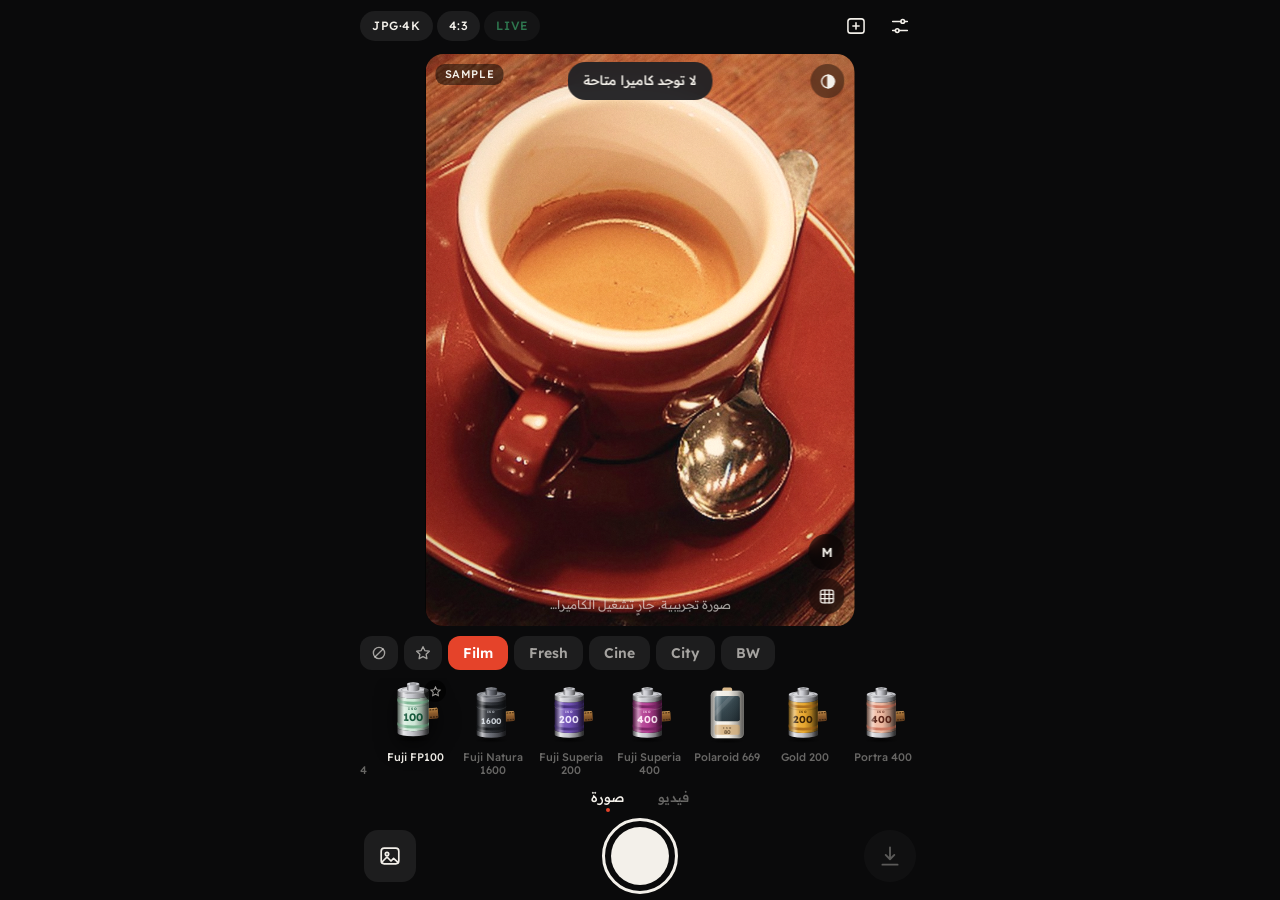
<file: index.html>
<!doctype html>
<html lang="ar">
<head>
<meta charset="utf-8">
<meta name="viewport" content="width=device-width,initial-scale=1,maximum-scale=1,user-scalable=no,viewport-fit=cover">
<meta name="theme-color" content="#0a0a0b">
<meta name="mobile-web-app-capable" content="yes">
<meta name="apple-mobile-web-app-capable" content="yes">
<meta name="apple-mobile-web-app-title" content="shdcam">
<meta name="description" content="shdcam: film-look camera with Fuji FP100 as the default look">
<link rel="manifest" href="manifest.webmanifest">
<link rel="icon" href="icons/icon-192.png">
<link rel="apple-touch-icon" href="icons/icon-192.png">
<style>:root{color-scheme:dark;padding-top:env(safe-area-inset-top,0px);padding-bottom:env(safe-area-inset-bottom,0px)}html{background:#0a0a0b}body{margin:0}</style>
<title>shdcam</title>
<link rel="stylesheet" href="https://fonts.googleapis.com/css2?family=Readex+Pro:wght@300;400;500;600&display=swap">
</head>
<body>
<style>
/* Layout: one-screen camera. Top chips, a framed viewfinder, then a film shelf and the shutter row. Single dark look on purpose (a darkroom), accent is film-box red. */
:root {
  color-scheme: dark;
  --bg: #0a0a0b;
  --panel: #141416;
  --ink: #f3f0ea;
  --ink2: rgba(243, 240, 234, .64);
  --ink3: rgba(243, 240, 234, .40);
  --line: rgba(255, 255, 255, .10);
  --chip: rgba(255, 255, 255, .08);
  --accent: #e5432a;
  --accent-ink: #ffffff;
  --warn: #f2b441;
  --ok: #4ccf86;
  --font: "Thmanyah Sans", "Readex Pro", system-ui, -apple-system, "Segoe UI", Roboto, "Noto Sans Arabic", sans-serif;
  --mono: var(--font);
}
* { box-sizing: border-box; }
html, body { height: 100%; overscroll-behavior: none; touch-action: pan-x pan-y; }   /* no pinch-zoom of the whole page: the app has its own zoom */
body {
  margin: 0; background: var(--bg); color: var(--ink);
  font: 400 14px/1.35 var(--font);
  overflow: hidden; direction: ltr;
  padding-left: max(16px, env(safe-area-inset-left, 0px));
  padding-right: max(16px, env(safe-area-inset-right, 0px));
  -webkit-tap-highlight-color: transparent; -webkit-user-select: none; user-select: none; touch-action: pan-x pan-y;
}
button { font: inherit; color: inherit; background: none; border: 0; padding: 0; cursor: pointer; }
button:focus-visible, input:focus-visible { outline: 2px solid var(--ink); outline-offset: 2px; }
svg { display: block; }
.mono { font-family: var(--mono); }
.chip, #badge, #vTitle, .row output, #lens button, .rb, .libbtn b { font-variant-numeric: tabular-nums; }
#app { height: 100%; max-width: 560px; margin-inline: auto; display: flex; flex-direction: column; gap: 8px; padding-block: 6px 4px; }

/* top bar */
#top { flex: none; height: 40px; display: flex; align-items: center; justify-content: space-between; gap: 8px; }
.grp { display: flex; align-items: center; gap: 4px; }
.chip { height: 30px; padding: 0 12px; border-radius: 15px; background: var(--chip); font: 500 12px/1 var(--mono); letter-spacing: .05em; color: var(--ink); }
.chip.live { color: var(--ok); }
.ib { width: 40px; height: 40px; border-radius: 20px; display: grid; place-items: center; color: var(--ink); flex: none; }
.ib svg { width: 22px; height: 22px; stroke: currentColor; fill: none; stroke-width: 1.7; stroke-linecap: round; stroke-linejoin: round; }
.ib.on { color: var(--warn); }
.ib.sm { width: 34px; height: 34px; border-radius: 17px; background: rgba(0, 0, 0, .42); -webkit-backdrop-filter: blur(6px); backdrop-filter: blur(6px); }
.ib.sm svg { width: 19px; height: 19px; }
.ib.big { width: 52px; height: 52px; border-radius: 26px; background: var(--chip); }
.ib.big svg { width: 26px; height: 26px; }
.ib.pri { background: var(--accent); color: var(--accent-ink); }
.ib[disabled] { opacity: .35; pointer-events: none; }
[hidden] { display: none !important; }

/* viewfinder */
#stage { flex: 1 1 0; min-height: 0; position: relative; }
#frame { position: absolute; left: 50%; top: 50%; transform: translate(-50%, -50%); width: 100%; height: 100%; border-radius: 18px; overflow: hidden; background: #000; touch-action: none; }
#view { position: absolute; inset: 0; width: 100%; height: 100%; display: block; }
#grid { position: absolute; inset: 0; pointer-events: none; display: none; }
#grid i { position: absolute; background: rgba(255, 255, 255, .34); }
#grid i:nth-child(1) { left: 33.333%; top: 0; bottom: 0; width: 1px; }
#grid i:nth-child(2) { left: 66.666%; top: 0; bottom: 0; width: 1px; }
#grid i:nth-child(3) { top: 33.333%; left: 0; right: 0; height: 1px; }
#grid i:nth-child(4) { top: 66.666%; left: 0; right: 0; height: 1px; }
body.grid #grid { display: block; }
#ring { position: absolute; width: 66px; height: 66px; margin: -33px 0 0 -33px; border: 1.5px solid var(--warn); border-radius: 50%; pointer-events: none; opacity: 0; transform: scale(1.5); }
#ring.go { animation: ring 1.1s ease-out forwards; }
@keyframes ring { 0% { opacity: 0; transform: scale(1.5); } 12% { opacity: 1; transform: scale(1); } 80% { opacity: 1; } 100% { opacity: 0; transform: scale(1); } }
#badge { position: absolute; left: 10px; top: 10px; padding: 5px 9px; border-radius: 9px; background: rgba(0, 0, 0, .5); font: 500 11px/1 var(--mono); letter-spacing: .06em; color: var(--ink); max-width: 70%; white-space: nowrap; overflow: hidden; text-overflow: ellipsis; }
#badge.rec { color: #fff; background: var(--accent); }
#badge:empty { display: none; }
#flash { position: absolute; inset: 0; background: #fff; opacity: 0; pointer-events: none; }
#flash.go { animation: flash .35s ease-out; }
@keyframes flash { 0% { opacity: .85; } 100% { opacity: 0; } }
#count { position: absolute; inset: 0; display: grid; place-items: center; font: 200 120px/1 var(--font); color: #fff; text-shadow: 0 2px 24px rgba(0, 0, 0, .55); pointer-events: none; }
#count:empty { display: none; }
#btnPlay { position: absolute; left: 50%; top: 50%; width: 64px; height: 64px; margin: -32px 0 0 -32px; border-radius: 50%; background: rgba(0, 0, 0, .5); display: grid; place-items: center; color: #fff; -webkit-backdrop-filter: blur(6px); backdrop-filter: blur(6px); }
#btnPlay svg { width: 26px; height: 26px; fill: currentColor; stroke: none; margin-left: 3px; }
#vprog { position: absolute; left: 0; right: 0; bottom: 0; height: 3px; background: rgba(255, 255, 255, .22); pointer-events: none; }
#vprog i { display: block; height: 100%; width: 0; background: var(--accent); }
#btnCmp { position: absolute; right: 10px; top: 10px; }
#lens { position: absolute; left: 50%; bottom: 12px; transform: translateX(-50%); display: flex; gap: 4px; padding: 4px; border-radius: 22px; background: rgba(0, 0, 0, .46); -webkit-backdrop-filter: blur(8px); backdrop-filter: blur(8px); }
#lens button { min-width: 34px; height: 34px; padding: 0 6px; border-radius: 17px; font: 500 11px/1 var(--mono); color: var(--ink2); }
#lens button.on { background: var(--accent); color: var(--accent-ink); }
#corner { position: absolute; right: 10px; bottom: 12px; display: flex; flex-direction: column; gap: 8px; }
.rb { width: 36px; height: 36px; border-radius: 50%; background: rgba(0, 0, 0, .46); -webkit-backdrop-filter: blur(8px); backdrop-filter: blur(8px); display: grid; place-items: center; font: 600 13px/1 var(--mono); color: var(--ink); }
.rb svg { width: 19px; height: 19px; stroke: currentColor; fill: none; stroke-width: 1.7; stroke-linecap: round; }
.rb.on { background: var(--ink); color: #000; }
#hint { position: absolute; left: 12px; right: 12px; bottom: 12px; text-align: center; font: 400 12px/1.4 var(--font); color: var(--ink2); text-shadow: 0 1px 8px rgba(0, 0, 0, .8); pointer-events: none; direction: rtl; }
body.live #hint, #hint:empty { display: none; }
#nm { position: absolute; left: 0; right: 0; top: 14%; text-align: center; font: 600 22px/1 var(--font); color: #fff; text-shadow: 0 2px 18px rgba(0, 0, 0, .7); opacity: 0; pointer-events: none; transition: opacity .25s; }
#nm.show { opacity: 1; }

/* bottom panel */
#panel { flex: none; display: flex; flex-direction: column; gap: 6px; }
#tabs { display: flex; gap: 6px; overflow-x: auto; scrollbar-width: none; padding: 2px 0; }
#tabs::-webkit-scrollbar, #shelf::-webkit-scrollbar { display: none; }
.tab { flex: none; height: 34px; min-width: 36px; padding: 0 15px; border-radius: 12px; background: var(--chip); font: 600 14px/1 var(--font); color: var(--ink2); display: grid; place-items: center; }
.tab svg { width: 18px; height: 18px; stroke: currentColor; fill: none; stroke-width: 1.8; stroke-linecap: round; stroke-linejoin: round; }
.tab.icon { padding: 0; width: 38px; }
.tab.on { background: var(--accent); color: var(--accent-ink); }
.tab.icon.on { background: var(--ink); color: #000; }
.tab.star.on svg { fill: currentColor; }
#shelf { display: flex; gap: 8px; overflow-x: auto; scroll-snap-type: x proximity; scrollbar-width: none; padding: 6px 2px 2px; min-height: 100px; align-items: flex-start; }
.it { flex: none; width: 70px; display: flex; flex-direction: column; align-items: center; gap: 5px; scroll-snap-align: center; color: var(--ink3); position: relative; }
.it .art { height: 62px; display: grid; place-items: end center; transition: transform .2s; }
.it .art svg { height: 62px; width: auto; }
.can text { font-family: var(--font); font-weight: 700; }
.it .nm { font: 500 11px/1.15 var(--font); text-align: center; height: 26px; overflow: hidden; width: 100%; }
.it.on { color: var(--ink); }
.it.on .art { transform: translateY(-3px) scale(1.07); filter: drop-shadow(0 7px 10px rgba(0, 0, 0, .65)); }
.it .sw { width: 56px; height: 56px; border-radius: 15px; overflow: hidden; background: #222; border: 2px solid transparent; display: block; transition: border-color .15s; }
.it .sw canvas { width: 100%; height: 100%; display: block; }
.it.on .sw { border-color: var(--ink); }
.it .fv { position: absolute; top: -4px; right: 4px; width: 22px; height: 22px; border-radius: 50%; background: rgba(0, 0, 0, .65); color: var(--ink2); display: none; place-items: center; }
.it .fv svg { width: 13px; height: 13px; stroke: currentColor; fill: none; stroke-width: 2; }
.it.on .fv { display: grid; }
.it .fv.is { color: var(--warn); }
.it .fv.is svg { fill: currentColor; }
#empty { padding: 26px 8px; width: 100%; text-align: center; color: var(--ink3); direction: rtl; font-size: 13px; }
#modes { display: flex; justify-content: center; gap: 26px; }
#modes button { font: 500 13px/1 var(--font); color: var(--ink3); padding: 6px 4px 8px; position: relative; }
#modes button.on { color: var(--ink); }
#modes button.on::after { content: ""; position: absolute; left: 50%; bottom: 0; width: 4px; height: 4px; margin-left: -2px; border-radius: 50%; background: var(--accent); }
#srow { display: grid; grid-template-columns: 1fr auto 1fr; align-items: center; padding: 0 4px 2px; }
#btnShutter { width: 76px; height: 76px; border-radius: 50%; border: 3px solid var(--ink); display: grid; place-items: center; transition: transform .12s; }
#btnShutter i { width: 58px; height: 58px; border-radius: 50%; background: var(--ink); transition: all .2s; }
#btnShutter:active { transform: scale(.93); }
body[data-mode="video"] #btnShutter i { background: var(--accent); }
body.rec #btnShutter i { width: 28px; height: 28px; border-radius: 8px; }
.libbtn { justify-self: start; width: 52px; height: 52px; border-radius: 14px; background: var(--chip) center / cover no-repeat; display: grid; place-items: center; position: relative; overflow: hidden; color: var(--ink); }
.libbtn svg { width: 24px; height: 24px; stroke: currentColor; fill: none; stroke-width: 1.7; stroke-linecap: round; stroke-linejoin: round; }
.libbtn b { position: absolute; right: 3px; bottom: 3px; min-width: 18px; height: 18px; padding: 0 4px; border-radius: 9px; background: rgba(0, 0, 0, .7); font: 500 11px/18px var(--mono); text-align: center; }
#btnSide { justify-self: end; }

/* sheets */
#scrim { position: fixed; inset: 0; background: rgba(0, 0, 0, .5); z-index: 25; opacity: 0; pointer-events: none; transition: opacity .2s; }
#scrim.open { opacity: 1; pointer-events: auto; }
.sheet { position: fixed; left: 0; right: 0; bottom: 0; z-index: 30; max-width: 560px; margin-inline: auto; background: var(--panel); border-radius: 22px 22px 0 0; box-shadow: 0 -14px 44px rgba(0, 0, 0, .55); padding: 10px max(18px, env(safe-area-inset-right, 0px)) calc(18px + env(safe-area-inset-bottom, 0px)) max(18px, env(safe-area-inset-left, 0px)); transform: translateY(106%); transition: transform .26s cubic-bezier(.2, .8, .2, 1); max-height: 82%; overflow-y: auto; direction: rtl; visibility: hidden; }
.sheet.open { transform: none; visibility: visible; }
.sheet .grab { width: 38px; height: 4px; border-radius: 2px; background: var(--line); margin: 0 auto 10px; }
.sheet h2 { margin: 0 0 4px; font: 600 16px/1.3 var(--font); }
.sheet .sub { color: var(--ink3); font-size: 12px; margin: 0 0 6px; }
.segs { display: flex; gap: 6px; margin: 8px 0 6px; }
.segs button { flex: 1; height: 36px; border-radius: 11px; background: var(--chip); color: var(--ink2); font: 500 13px/1 var(--font); }
.segs button.on { background: var(--ink); color: #000; }
.row { display: grid; grid-template-columns: 78px 1fr 46px; align-items: center; gap: 10px; margin: 6px 0; }
.row label { font: 500 13px/1.2 var(--font); color: var(--ink2); }
.row output { font: 500 12px/1 var(--mono); color: var(--ink); text-align: left; direction: ltr; }
input[type=range] { -webkit-appearance: none; appearance: none; height: 30px; background: transparent; width: 100%; margin: 0; direction: ltr; }
input[type=range]::-webkit-slider-runnable-track { height: 3px; border-radius: 2px; background: linear-gradient(to right, var(--ink) var(--p, 50%), rgba(255, 255, 255, .18) var(--p, 50%)); }
input[type=range]::-webkit-slider-thumb { -webkit-appearance: none; width: 22px; height: 22px; border-radius: 50%; background: var(--ink); margin-top: -9.5px; box-shadow: 0 1px 6px rgba(0, 0, 0, .5); }
input[type=range]::-moz-range-track { height: 3px; border-radius: 2px; background: rgba(255, 255, 255, .18); }
input[type=range]::-moz-range-progress { height: 3px; background: var(--ink); }
input[type=range]::-moz-range-thumb { width: 22px; height: 22px; border: 0; border-radius: 50%; background: var(--ink); }
.tg { display: flex; align-items: center; justify-content: space-between; padding: 11px 0; border-bottom: 1px solid var(--line); font: 500 14px/1.3 var(--font); width: 100%; text-align: right; }
.tg i { width: 44px; height: 26px; border-radius: 13px; background: rgba(255, 255, 255, .16); position: relative; transition: background .18s; flex: none; }
.tg i::after { content: ""; position: absolute; top: 3px; left: 3px; width: 20px; height: 20px; border-radius: 50%; background: #fff; transition: transform .18s; }
.tg.on i { background: var(--accent); }
.tg.on i::after { transform: translateX(18px); }
.btnw { width: 100%; height: 44px; border-radius: 13px; background: var(--chip); font: 500 14px/1 var(--font); margin-top: 10px; }
.btnw.pri { background: var(--accent); color: var(--accent-ink); }
.info { margin: 0 0 10px; padding: 10px 12px; border-radius: 12px; background: rgba(255, 255, 255, .06); color: var(--ink2); font: 500 12px/1.65 var(--mono); white-space: pre-line; direction: rtl; unicode-bidi: plaintext; text-align: start; -webkit-user-select: text; user-select: text; word-break: break-word; }
.note { margin: 10px 0 0; padding: 10px 12px; border-radius: 12px; background: rgba(242, 180, 65, .1); color: var(--warn); font-size: 12.5px; line-height: 1.5; }

/* viewer + overlays */
#viewer { position: fixed; inset: 0; z-index: 40; background: #000; display: none; flex-direction: column; padding: env(safe-area-inset-top, 0px) max(12px, env(safe-area-inset-right, 0px)) env(safe-area-inset-bottom, 0px) max(12px, env(safe-area-inset-left, 0px)); direction: ltr; }
#viewer.open { display: flex; }
#vTop { display: flex; align-items: center; justify-content: space-between; height: 52px; flex: none; }
#vTitle { font: 500 12px/1 var(--mono); color: var(--ink2); }
#vBody { flex: 1; min-height: 0; display: grid; place-items: center; position: relative; }
#vBody img, #vBody video { max-width: 100%; max-height: 100%; border-radius: 12px; -webkit-user-select: auto; user-select: auto; -webkit-touch-callout: default; }
#vNav { position: absolute; inset: 0; display: flex; justify-content: space-between; align-items: center; pointer-events: none; }
#vNav button { pointer-events: auto; width: 44px; height: 44px; border-radius: 50%; background: rgba(255, 255, 255, .12); display: grid; place-items: center; }
#vNav svg { width: 22px; height: 22px; stroke: currentColor; fill: none; stroke-width: 2; stroke-linecap: round; stroke-linejoin: round; }
#vBot { flex: none; display: flex; gap: 10px; padding: 12px 0 14px; direction: rtl; }
#vBot button { flex: 1; height: 48px; border-radius: 14px; background: var(--chip); font: 500 14px/1 var(--font); display: grid; place-items: center; }
#vBot .pri { background: var(--accent); color: #fff; flex: 2; }
#vMsg { text-align: center; color: var(--warn); font-size: 12.5px; padding: 0 0 8px; direction: rtl; }
#vMsg:empty { display: none; }
#bake { position: fixed; inset: 0; z-index: 50; background: rgba(8, 8, 9, .96); display: none; flex-direction: column; align-items: center; justify-content: center; gap: 16px; padding: 24px; direction: rtl; }
#bake.open { display: flex; }
#bakeCv { max-width: 62%; max-height: 46%; border-radius: 12px; overflow: hidden; display: grid; }
#bakeCv canvas { max-width: 100%; max-height: 100%; width: auto !important; height: auto !important; }
#bakeTxt { font: 600 17px/1.3 var(--font); }
#bakeBar { width: min(320px, 80%); height: 4px; border-radius: 2px; background: rgba(255, 255, 255, .16); overflow: hidden; }
#bakeBar i { display: block; height: 100%; width: 0; background: var(--accent); }
#bakeSub { color: var(--ink3); font-size: 12.5px; }
#toast { position: fixed; left: 50%; top: calc(env(safe-area-inset-top, 0px) + 62px); transform: translate(-50%, -10px); z-index: 60; max-width: 88%; padding: 10px 16px; border-radius: 18px; background: rgba(34, 34, 37, .96); -webkit-backdrop-filter: blur(10px); backdrop-filter: blur(10px); font: 500 13px/1.35 var(--font); text-align: center; opacity: 0; pointer-events: none; transition: opacity .2s, transform .2s; direction: rtl; }
#toast.show { opacity: 1; transform: translate(-50%, 0); }
@media (prefers-reduced-motion: reduce) { * { animation-duration: .01ms !important; transition-duration: .01ms !important; } }

</style>
<div id="app">
  <header id="top">
    <div class="grp">
      <button class="chip" id="btnFmt" type="button" aria-label="الجودة">JPG</button>
      <button class="chip" id="btnAspect" type="button" aria-label="نسبة الأبعاد">ORIG</button>
      <button class="chip live" id="btnLive" type="button" aria-label="المعاينة الحية" hidden>LIVE</button>
    </div>
    <div class="grp">
      <button class="ib" id="btnFlash" type="button" aria-label="الفلاش" hidden></button>
      <button class="ib" id="btnTimer" type="button" aria-label="المؤقت" hidden></button>
      <button class="ib" id="btnImport" type="button" aria-label="اختيار من المعرض"></button>
      <button class="ib" id="btnSet" type="button" aria-label="الإعدادات"></button>
    </div>
  </header>

  <main id="stage">
    <div id="frame">
      <canvas id="view"></canvas>
      <div id="grid"><i></i><i></i><i></i><i></i></div>
      <div id="ring"></div>
      <div id="nm"></div>
      <div id="badge"></div>
      <div id="flash"></div>
      <div id="count"></div>
      <button id="btnPlay" type="button" aria-label="تشغيل" hidden></button>
      <div id="vprog" hidden><i></i></div>
      <button class="ib sm" id="btnCmp" type="button" aria-label="اضغط مطولًا لمقارنة الأصل"></button>
      <div id="hint"></div>
      <div id="lens" hidden></div>
      <div id="corner">
        <button class="rb" id="btnM" type="button" aria-label="الضبط">M</button>
        <button class="rb" id="btnGrid" type="button" aria-label="الشبكة"></button>
      </div>
    </div>
  </main>

  <section id="panel">
    <div id="tabs" role="tablist"></div>
    <div id="shelf"></div>
    <div id="modes">
      <button type="button" data-mode="photo" class="on">صورة</button>
      <button type="button" data-mode="video">فيديو</button>
    </div>
    <div id="srow">
      <button class="libbtn" id="btnLib" type="button" aria-label="المكتبة"></button>
      <button id="btnShutter" type="button" aria-label="التقاط"><i></i></button>
      <button class="ib big" id="btnSide" type="button" aria-label="قلب الكاميرا"></button>
    </div>
  </section>
</div>

<div id="scrim"></div>

<section class="sheet" id="shSet" aria-label="الإعدادات">
  <div class="grab"></div>
  <h2>الإعدادات</h2>
  <div id="setBody"></div>
</section>

<section class="sheet" id="shPro" aria-label="الضبط">
  <div class="grab"></div>
  <div class="segs" id="proTabs">
    <button type="button" data-p="adj" class="on">ضبط الصورة</button>
    <button type="button" data-p="fx">تأثيرات الفيلم</button>
    <button type="button" data-p="cam" hidden>الكاميرا</button>
  </div>
  <div id="proBody"></div>
</section>

<div id="viewer" role="dialog" aria-label="المكتبة">
  <div id="vTop">
    <button class="ib" id="vClose" type="button" aria-label="إغلاق"></button>
    <div id="vTitle"></div>
    <button class="ib" id="vDel" type="button" aria-label="حذف"></button>
  </div>
  <div id="vBody"><div id="vNav"><button type="button" id="vPrev" aria-label="السابق"></button><button type="button" id="vNext" aria-label="التالي"></button></div></div>
  <div id="vMsg"></div>
  <div id="vBot">
    <button type="button" id="vShare">مشاركة</button>
    <button type="button" id="vSave" class="pri">حفظ في الجهاز</button>
  </div>
</div>

<div id="bake">
  <div id="bakeCv"></div>
  <div id="bakeTxt">جارٍ التحميض…</div>
  <div id="bakeBar"><i></i></div>
  <div id="bakeSub">لا تقفل الصفحة حتى ينتهي</div>
  <button class="btnw" id="bakeCancel" type="button" style="max-width:240px">إلغاء</button>
</div>

<div id="toast" role="status" aria-live="polite"></div>

<input id="inCamPhoto" type="file" accept="image/*" capture="environment" hidden>
<input id="inCamVideo" type="file" accept="video/*" capture="environment" hidden>
<input id="inGallery" type="file" accept="image/*,video/*" multiple hidden>
<input id="inFont" type="file" accept=".otf,.ttf,.woff,.woff2,font/otf,font/ttf,font/woff,font/woff2" multiple hidden>

<script>
/* ===== grade.js : film colour science (browser + node) ===== */
(function (root, factory) {
  var api = factory();
  if (typeof module === 'object' && module.exports) module.exports = api;
  else root.FL = api;
})(typeof self !== 'undefined' ? self : this, function () {
  'use strict';

  var sat01 = function (x) { return x < 0 ? 0 : x > 1 ? 1 : x; };
  var smooth = function (a, b, x) { var t = sat01((x - a) / (b - a)); return t * t * (3 - 2 * t); };
  var s2l = function (c) { return c <= 0.04045 ? c / 12.92 : Math.pow((c + 0.055) / 1.055, 2.4); };
  var l2s = function (c) { return c <= 0.0031308 ? c * 12.92 : 1.055 * Math.pow(c, 1 / 2.4) - 0.055; };

  /* ---- OKLab ---- */
  function lin2lab(r, g, b) {
    var l = Math.cbrt(0.4122214708 * r + 0.5363325363 * g + 0.0514459929 * b);
    var m = Math.cbrt(0.2119034982 * r + 0.6806995451 * g + 0.1073969566 * b);
    var s = Math.cbrt(0.0883024619 * r + 0.2817188376 * g + 0.6299787005 * b);
    return [
      0.2104542553 * l + 0.7936177850 * m - 0.0040720468 * s,
      1.9779984951 * l - 2.4285922050 * m + 0.4505937099 * s,
      0.0259040371 * l + 0.7827717662 * m - 0.8086757660 * s
    ];
  }
  function lab2lin(L, a, b) {
    var l = L + 0.3963377774 * a + 0.2158037573 * b;
    var m = L - 0.1055613458 * a - 0.0638541728 * b;
    var s = L - 0.0894841775 * a - 1.2914855480 * b;
    var l3 = l * l * l, m3 = m * m * m, s3 = s * s * s;
    return [
      4.0767416621 * l3 - 3.3077115913 * m3 + 0.2309699292 * s3,
      -1.2684380046 * l3 + 2.6097574011 * m3 - 0.3413193965 * s3,
      -0.0041960863 * l3 - 0.7034186147 * m3 + 1.7076147010 * s3
    ];
  }

  /* ---- hue sectors (OKLCh degrees) ---- */
  var SECT = { r: [29, 20], o: [58, 18], y: [105, 26], g: [142, 30], c: [195, 28], b: [264, 30], m: [332, 30] };
  function angd(a, b) {
    var d = a - b;
    while (d > 180) d -= 360;
    while (d < -180) d += 360;
    return d;
  }

  var TONE0 = { contrast: 1, pivot: 0.5, shoulder: 0, knee: 0.72, clip: 0, gain: [1, 1, 1], gamma: [1, 1, 1], lift: [0, 0, 0] };
  var FX0 = { grain: 0.3, gsize: 1, gchroma: 0.2, glow: 0, hal: 0, halCol: [1, 0.42, 0.16], vig: 0.2 };

  /* normalise a look definition (fills defaults, precomputes sector list) */
  function prep(def) {
    var L = {
      ev: def.ev || 0,
      sat: def.sat == null ? 1 : def.sat,
      vib: def.vib || 0,
      mix: def.mix || null,
      split: def.split || null,
      mono: def.mono || null,
      tone: Object.assign({}, TONE0, def.tone || {}),
      fx: Object.assign({}, FX0, def.fx || {}),
      sect: []
    };
    var H = def.hue || {};
    for (var k in H) {
      var h = H[k];
      if (!SECT[k]) continue;
      if (h[0] === 0 && h[1] === 1 && (h[2] || 0) === 0) continue;
      L.sect.push({ c: SECT[k][0], s: SECT[k][1], dh: h[0], sm: h[1], dl: h[2] || 0 });
    }
    L.needLCh = L.sect.length > 0 || L.sat !== 1 || L.vib !== 0;
    return L;
  }

  function tone(x, T, ch) {
    x = sat01(x);
    var p = T.pivot, k = T.contrast, y;
    y = x < p ? p * Math.pow(x / p, k) : 1 - (1 - p) * Math.pow((1 - x) / (1 - p), k);
    if (T.shoulder > 0 && y > T.knee) {
      var t = y - T.knee, w = 1 - T.knee;
      y = T.knee + t - T.shoulder * t * t / w;
    }
    if (T.clip > 0) y = Math.max(0, (y - T.clip) / (1 - T.clip));
    y *= T.gain[ch];
    y = Math.pow(sat01(y), 1 / T.gamma[ch]);
    y = y + T.lift[ch] * (1 - y);
    return y;
  }

  function toRGBSafe(L, a, b) {
    var v = lab2lin(L, a, b);
    if (v[0] < 0 || v[1] < 0 || v[2] < 0 || v[0] > 1 || v[1] > 1 || v[2] > 1) {
      var lo = 0, hi = 1, t;
      for (var i = 0; i < 9; i++) {
        var mid = (lo + hi) / 2;
        t = lab2lin(L, a * mid, b * mid);
        if (t[0] < -1e-4 || t[1] < -1e-4 || t[2] < -1e-4 || t[0] > 1.0001 || t[1] > 1.0001 || t[2] > 1.0001) hi = mid; else lo = mid;
      }
      v = lab2lin(L, a * lo, b * lo);
    }
    return v;
  }

  /* grade one pixel. r,g,b = gamma-encoded sRGB 0..1  ->  out[0..2] */
  function grade(Lk, r, g, b, out) {
    var lr = s2l(r), lg = s2l(g), lb = s2l(b);
    if (Lk.ev) { var m = Math.pow(2, Lk.ev); lr *= m; lg *= m; lb *= m; }
    if (Lk.mix) {
      var M = Lk.mix;
      var R = M[0] * lr + M[1] * lg + M[2] * lb, G = M[3] * lr + M[4] * lg + M[5] * lb, B = M[6] * lr + M[7] * lg + M[8] * lb;
      lr = R; lg = G; lb = B;
    }
    var T = Lk.tone, sp = Lk.split, x0, x1, x2, Y;
    if (Lk.mono) {
      var w = Lk.mono.w;
      var yl = w[0] * lr + w[1] * lg + w[2] * lb;
      var y = tone(l2s(sat01(yl)), T, 1);
      x0 = x1 = x2 = y;
    } else {
      x0 = tone(l2s(sat01(lr)), T, 0);
      x1 = tone(l2s(sat01(lg)), T, 1);
      x2 = tone(l2s(sat01(lb)), T, 2);
    }
    if (sp) {
      Y = 0.2126 * x0 + 0.7152 * x1 + 0.0722 * x2;
      var ws = (1 - Y) * (1 - Y), wh = Y * Y;
      var sh = sp.sh || [0, 0, 0], hi = sp.hi || [0, 0, 0];
      x0 += sh[0] * ws + hi[0] * wh;
      x1 += sh[1] * ws + hi[1] * wh;
      x2 += sh[2] * ws + hi[2] * wh;
    }
    x0 = sat01(x0); x1 = sat01(x1); x2 = sat01(x2);
    if (Lk.needLCh && !Lk.mono) {
      var lab = lin2lab(s2l(x0), s2l(x1), s2l(x2));
      var Ll = lab[0], a = lab[1], bb = lab[2];
      var C = Math.sqrt(a * a + bb * bb);
      if (C > 1e-5) {
        var h = Math.atan2(bb, a) * 180 / Math.PI;
        var dh = 0, sm = 1, dl = 0, i, S;
        for (i = 0; i < Lk.sect.length; i++) {
          S = Lk.sect[i];
          var d = angd(h, S.c) / S.s;
          var wt = Math.exp(-0.5 * d * d);
          dh += wt * S.dh;
          sm *= 1 + wt * (S.sm - 1);
          dl += wt * S.dl;
        }
        var cw = smooth(0.004, 0.05, C);
        dh *= cw; dl *= cw; sm = 1 + (sm - 1) * cw;
        var gs = Lk.sat * (1 + Lk.vib * (1 - sat01(C / 0.2)));
        var C2 = C * sm * gs;
        var h2 = (h + dh) * Math.PI / 180;
        var o = toRGBSafe(Ll + dl, C2 * Math.cos(h2), C2 * Math.sin(h2));
        x0 = l2s(sat01(o[0])); x1 = l2s(sat01(o[1])); x2 = l2s(sat01(o[2]));
      }
    }
    out[0] = x0; out[1] = x1; out[2] = x2;
    return out;
  }

  /* build a N^3 LUT (Float32 RGBA, R fastest) for a prepped look */
  function buildLUT(Lk, N) {
    N = N || 33;
    var data = new Float32Array(N * N * N * 4), tmp = [0, 0, 0], inv = 1 / (N - 1), i = 0;
    for (var b = 0; b < N; b++) for (var g = 0; g < N; g++) for (var r = 0; r < N; r++) {
      grade(Lk, r * inv, g * inv, b * inv, tmp);
      data[i++] = tmp[0]; data[i++] = tmp[1]; data[i++] = tmp[2]; data[i++] = 1;
    }
    return data;
  }

  /* CPU trilinear lookup */
  function lutApply(data, N, r, g, b, out) {
    var f = N - 1;
    var x = sat01(r) * f, y = sat01(g) * f, z = sat01(b) * f;
    var x0 = Math.min(Math.floor(x), f - 1), y0 = Math.min(Math.floor(y), f - 1), z0 = Math.min(Math.floor(z), f - 1);
    var fx = x - x0, fy = y - y0, fz = z - z0;
    var s1 = 4, s2 = 4 * N, s3 = 4 * N * N, base = z0 * s3 + y0 * s2 + x0 * s1;
    for (var c = 0; c < 3; c++) {
      var c000 = data[base + c], c100 = data[base + s1 + c], c010 = data[base + s2 + c], c110 = data[base + s2 + s1 + c];
      var c001 = data[base + s3 + c], c101 = data[base + s3 + s1 + c], c011 = data[base + s3 + s2 + c], c111 = data[base + s3 + s2 + s1 + c];
      var c00 = c000 + (c100 - c000) * fx, c10 = c010 + (c110 - c010) * fx;
      var c01 = c001 + (c101 - c001) * fx, c11 = c011 + (c111 - c011) * fx;
      var c0 = c00 + (c10 - c00) * fy, c1 = c01 + (c11 - c01) * fy;
      out[c] = c0 + (c1 - c0) * fz;
    }
    return out;
  }

  return { prep: prep, grade: grade, buildLUT: buildLUT, lutApply: lutApply, s2l: s2l, l2s: l2s, lin2lab: lin2lab, lab2lin: lab2lin };
});

/* ===== films.js : look library ===== */
(function (root, factory) {
  var api = factory();
  if (typeof module === 'object' && module.exports) module.exports = api;
  else root.FILMS = api;
})(typeof self !== 'undefined' ? self : this, function () {
  'use strict';

  var CATS = [
    {
      id: 'film', name: 'Film', items: [
        {
          id: 'ektar100', name: 'Kodak Ektar 100', art: { k: 'can', body: '#ee5a3c', band: '#a8321f', text: '100', tc: '#fff3e6' },
          look: {
            tone: { contrast: 1.22, shoulder: 0.2, knee: 0.76, clip: 0.008, gain: [1.03, 1, 0.97], gamma: [1.01, 1, 0.99] },
            sat: 1.22,
            hue: { r: [-2, 1.18, 0], o: [-1, 1.1, 0], y: [0, 1.12, 0], g: [2, 1.15, -0.01], c: [0, 1.1, 0], b: [-2, 1.16, -0.01], m: [0, 1.08, 0] },
            fx: { grain: 0.16, gsize: 0.85, gchroma: 0.12, glow: 0.03, hal: 0.04, vig: 0.14 }
          }
        },
        {
          id: 'ek80', name: 'Kodak EK80', art: { k: 'can', body: '#1f6f78', band: '#134a52', text: '80', tc: '#e8fbf8' },
          look: {
            tone: { contrast: 1.15, shoulder: 0.18, knee: 0.78, clip: 0.015, gain: [0.99, 1, 1.03], gamma: [0.99, 1, 1.02], lift: [0, 0, 0.004] },
            split: { sh: [-0.006, 0, 0.012], hi: [-0.004, 0, 0.008] },
            sat: 1.12, vib: 0.1,
            hue: { r: [1, 1.1, 0], o: [-2, 1.04, 0], y: [0, 1.05, 0], g: [4, 1.08, -0.01], c: [0, 1.12, 0], b: [-3, 1.16, -0.01], m: [0, 1.05, 0] },
            fx: { grain: 0.2, gsize: 0.9, gchroma: 0.15, glow: 0.04, hal: 0, vig: 0.18 }
          }
        },
        {
          id: 'chrome64', name: 'Kodak Chrome 64', art: { k: 'can', body: '#7a1f33', band: '#4e1220', text: '64', tc: '#f6d27a' },
          look: {
            tone: { contrast: 1.2, pivot: 0.52, shoulder: 0.2, knee: 0.76, clip: 0.02, gain: [1.05, 1, 0.9], gamma: [1.03, 1, 0.96], lift: [0.004, 0, 0.01] },
            split: { sh: [-0.004, 0, 0.01], hi: [0.016, 0.01, -0.018] },
            sat: 1.1, vib: 0.05,
            hue: { r: [-3, 1.2, -0.01], o: [0, 1.08, 0], y: [-7, 1.1, 0], g: [-10, 0.85, -0.02], c: [6, 1.05, -0.01], b: [5, 1.1, -0.03], m: [-6, 1, 0] },
            fx: { grain: 0.28, gsize: 1, gchroma: 0.18, glow: 0.05, hal: 0.05, vig: 0.22 }
          }
        },
        {
          id: 'fp100', name: 'Fuji FP100', art: { k: 'can', body: '#cfe9d8', band: '#7fb996', text: '100', tc: '#14573a' },
          look: {
            tone: { contrast: 0.96, shoulder: 0.3, knee: 0.72, gain: [1.03, 1, 0.95], gamma: [0.99, 1.03, 1.02], lift: [0.02, 0.03, 0.034] },
            split: { sh: [-0.012, 0.006, 0.016], hi: [0.014, 0.01, -0.01] },
            sat: 0.94, vib: 0.15,
            hue: { r: [-2, 1.04, 0], o: [-4, 1, 0.01], y: [2, 0.95, 0.01], g: [9, 0.98, -0.01], c: [-3, 1.05, 0], b: [-6, 1.02, 0], m: [0, 0.9, 0] },
            fx: { grain: 0.32, gsize: 1, gchroma: 0.2, glow: 0.14, hal: 0.1, vig: 0.26 }
          }
        },
        {
          id: 'natura1600', name: 'Fuji Natura 1600', art: { k: 'can', body: '#2a2d33', band: '#16181c', text: '1600', tc: '#cfd5dc', cap: '#6a6d76' },
          look: {
            tone: { contrast: 0.94, shoulder: 0.35, knee: 0.68, gain: [1, 0.99, 0.97], gamma: [0.98, 1.02, 1.03], lift: [0.02, 0.03, 0.036] },
            split: { sh: [-0.01, 0.012, 0.012], hi: [0.014, 0.002, 0.006] },
            sat: 0.9, vib: 0.1,
            hue: { r: [0, 0.95, 0], o: [0, 0.95, 0.01], y: [3, 0.9, 0], g: [10, 0.88, -0.01], c: [-2, 1, 0], b: [-4, 0.95, 0.01], m: [2, 0.95, 0] },
            fx: { grain: 0.8, gsize: 1.35, gchroma: 0.45, glow: 0.2, hal: 0.14, vig: 0.3 }
          }
        },
        {
          id: 'superia200', name: 'Fuji Superia 200', art: { k: 'can', body: '#6c4bb3', band: '#47307f', text: '200', tc: '#efe6ff' },
          look: {
            tone: { contrast: 1.1, shoulder: 0.2, knee: 0.74, gain: [1, 1, 0.98], gamma: [0.99, 1.04, 1], lift: [0.004, 0.014, 0.014] },
            split: { sh: [-0.008, 0.01, 0.006], hi: [0.008, 0, -0.006] },
            sat: 1.1, vib: 0.05,
            hue: { r: [-3, 1.08, 0], o: [-2, 1.05, 0], y: [3, 1, 0], g: [7, 1.16, -0.01], c: [0, 1.1, 0], b: [-3, 1.14, -0.01], m: [-3, 1.05, 0] },
            fx: { grain: 0.44, gsize: 1.1, gchroma: 0.28, glow: 0.07, hal: 0.1, vig: 0.22 }
          }
        },
        {
          id: 'superia400', name: 'Fuji Superia 400', art: { k: 'can', body: '#b0398f', band: '#7c2466', text: '400', tc: '#ffe6f6' },
          look: {
            tone: { contrast: 1.07, shoulder: 0.26, knee: 0.72, gain: [1.01, 1, 0.97], gamma: [1, 1.03, 0.99], lift: [0.006, 0.016, 0.018] },
            split: { sh: [-0.006, 0.01, 0.008], hi: [0.012, 0.004, -0.01] },
            sat: 1.06, vib: 0.1,
            hue: { r: [-3, 1.06, 0], o: [-3, 1.04, 0], y: [2, 1, 0], g: [5, 1.1, 0], c: [0, 1.08, 0], b: [-3, 1.1, 0], m: [-2, 1.02, 0] },
            fx: { grain: 0.62, gsize: 1.2, gchroma: 0.32, glow: 0.1, hal: 0.14, vig: 0.26 }
          }
        },
        {
          id: 'polaroid669', name: 'Polaroid 669', art: { k: 'pack', body: '#f1ede4', band: '#d9b88a', text: '80', tc: '#6b5336' },
          look: {
            tone: { contrast: 0.92, shoulder: 0.32, knee: 0.68, gain: [1.04, 1.02, 0.9], gamma: [1.02, 1, 0.96], lift: [0.045, 0.05, 0.04] },
            split: { sh: [0.004, 0.012, 0.006], hi: [0.02, 0.014, -0.02] },
            sat: 0.95,
            hue: { r: [-2, 1.05, 0], o: [2, 1.1, 0], y: [-4, 1.1, 0], g: [-8, 0.8, -0.01], c: [-8, 0.8, 0], b: [-10, 0.82, 0.01], m: [-4, 0.9, 0] },
            fx: { grain: 0.3, gsize: 1.7, gchroma: 0.22, glow: 0.32, hal: 0.22, vig: 0.42 }
          }
        },
        {
          id: 'gold200', name: 'Gold 200', art: { k: 'can', body: '#e9a72b', band: '#b0701a', text: '200', tc: '#3b2204' },
          look: {
            tone: { contrast: 1.08, shoulder: 0.2, gain: [1.05, 1, 0.88], gamma: [1.02, 1, 0.95], lift: [0.012, 0.008, 0] },
            split: { sh: [0.006, 0.003, -0.006], hi: [0.018, 0.012, -0.02] },
            sat: 1.08,
            hue: { y: [-4, 1.12, 0.01], o: [0, 1.1, 0.01], g: [-6, 0.95, 0], b: [-4, 0.95, 0] },
            fx: { grain: 0.42, gsize: 1.1, gchroma: 0.25, glow: 0.08, hal: 0.12, vig: 0.24 }
          }
        },
        {
          id: 'portra400', name: 'Portra 400', art: { k: 'can', body: '#f0b9a0', band: '#cf7a62', text: '400', tc: '#5b2417' },
          look: {
            tone: { contrast: 0.98, shoulder: 0.28, knee: 0.7, gain: [1.02, 1, 0.97], gamma: [1.01, 1, 1], lift: [0.012, 0.012, 0.014] },
            split: { sh: [-0.002, 0.004, 0.008], hi: [0.01, 0.006, -0.004] },
            sat: 0.92, vib: 0.1,
            hue: { r: [0, 0.95, 0], o: [0, 1.02, 0.01], y: [0, 0.9, 0.01], g: [4, 0.85, 0.01], c: [0, 0.9, 0], b: [-2, 0.92, 0] },
            fx: { grain: 0.3, gsize: 1, gchroma: 0.2, glow: 0.12, hal: 0.1, vig: 0.2 }
          }
        }
      ]
    },
    {
      id: 'fresh', name: 'Fresh', items: [
        { id: 'airy', name: 'Airy', look: { ev: 0.25, tone: { contrast: 0.92, shoulder: 0.1, gamma: [1, 1.02, 1.03], lift: [0.02, 0.025, 0.03] }, sat: 0.92, hue: { b: [-4, 0.9, 0.02], g: [5, 0.85, 0.02] }, fx: { grain: 0.12, glow: 0.28, hal: 0.06, vig: 0.06 } } },
        { id: 'peach', name: 'Peach', look: { tone: { contrast: 0.96, gain: [1.04, 1, 0.94], gamma: [1.03, 1, 0.98], lift: [0.03, 0.02, 0.02] }, sat: 1, hue: { o: [-3, 1.1, 0.02], r: [-3, 1.05, 0] }, fx: { grain: 0.15, glow: 0.3, hal: 0.08, vig: 0.1 } } },
        { id: 'mint', name: 'Mint', look: { ev: 0.1, tone: { contrast: 0.97, gain: [0.98, 1.02, 1], gamma: [0.98, 1.04, 1.03], lift: [0, 0.03, 0.025] }, sat: 1, hue: { g: [8, 1.1, 0.02], c: [0, 1.1, 0.01] }, fx: { grain: 0.14, glow: 0.2, vig: 0.1 } } },
        { id: 'milk', name: 'Milk', look: { ev: 0.35, tone: { contrast: 0.9, gain: [1.03, 1.02, 0.97], lift: [0.03, 0.03, 0.03] }, sat: 0.75, fx: { grain: 0.1, glow: 0.3, vig: 0.04 } } },
        { id: 'sunny', name: 'Sunny', look: { ev: 0.15, tone: { contrast: 1.05, gain: [1.05, 1.02, 0.92] }, sat: 1.2, hue: { y: [-3, 1.1, 0.01] }, fx: { grain: 0.15, glow: 0.12, hal: 0.1, vig: 0.1 } } },
        { id: 'bloom', name: 'Bloom', look: { tone: { contrast: 0.95, gain: [1.03, 0.99, 1.02], gamma: [1.02, 0.99, 1.01], lift: [0.03, 0.02, 0.03] }, sat: 1.02, hue: { m: [0, 1.15, 0.01], r: [-2, 1.05, 0] }, fx: { grain: 0.16, glow: 0.45, hal: 0.15, vig: 0.12 } } }
      ]
    },
    {
      id: 'cine', name: 'Cine', items: [
        { id: 'tealorange', name: 'Teal & Orange', look: { tone: { contrast: 1.15, shoulder: 0.2, gain: [1.04, 1, 0.94], gamma: [1, 0.99, 1.03], lift: [0, 0.008, 0.014] }, split: { sh: [-0.03, 0.012, 0.028], hi: [0.03, 0.012, -0.03] }, sat: 1.05, hue: { o: [-4, 1.15, 0], y: [-6, 1, 0], g: [10, 0.7, -0.02], c: [0, 1.1, -0.02], b: [6, 0.9, -0.03] }, fx: { grain: 0.35, hal: 0.2, glow: 0.12, vig: 0.35 } } },
        { id: 'neonoir', name: 'Neo Noir', look: { tone: { contrast: 1.3, pivot: 0.55, clip: 0.03, shoulder: 0.2, gain: [0.97, 1, 1.05] }, split: { sh: [-0.02, 0, 0.03], hi: [0, 0.005, 0.01] }, sat: 0.7, fx: { grain: 0.5, hal: 0.18, glow: 0.1, vig: 0.5 } } },
        { id: 'warmepic', name: 'Warm Epic', look: { tone: { contrast: 1.12, shoulder: 0.22, gain: [1.06, 1.01, 0.9], gamma: [1.02, 1, 0.96] }, split: { sh: [-0.006, 0.004, 0.012], hi: [0.02, 0.012, -0.024] }, sat: 1.05, hue: { y: [-4, 1.1, 0], g: [-6, 0.85, 0] }, fx: { grain: 0.3, hal: 0.25, glow: 0.14, vig: 0.3 } } },
        { id: 'moodyteal', name: 'Moody Teal', look: { ev: -0.2, tone: { contrast: 1.12, gamma: [0.96, 1.02, 1.02], gain: [1, 1, 1.02] }, split: { sh: [-0.03, 0.025, 0.025] }, sat: 0.85, hue: { g: [10, 0.9, -0.02], c: [0, 1.15, -0.02], o: [-2, 1.1, 0] }, fx: { grain: 0.4, hal: 0.1, glow: 0.1, vig: 0.4 } } },
        { id: 'vintage70', name: 'Vintage 70', look: { tone: { contrast: 1.0, shoulder: 0.3, gain: [1.04, 1, 0.88], gamma: [1.02, 1.01, 0.96], lift: [0.04, 0.045, 0.03] }, split: { sh: [0.006, 0.014, 0.004], hi: [0.02, 0.012, -0.02] }, sat: 0.9, hue: { g: [-6, 0.8, 0], b: [-6, 0.8, 0] }, fx: { grain: 0.7, gsize: 1.3, hal: 0.15, glow: 0.14, vig: 0.4 } } },
        { id: 'bleach', name: 'Bleach Bypass', look: { tone: { contrast: 1.35, clip: 0.02, shoulder: 0.2 }, sat: 0.55, fx: { grain: 0.5, hal: 0.1, glow: 0.06, vig: 0.3 } } },
        { id: 'nightneon', name: 'Night Neon', look: { tone: { contrast: 1.2, clip: 0.01, gain: [1.02, 0.98, 1.04] }, split: { sh: [0.02, -0.01, 0.035], hi: [0.015, -0.006, 0.012] }, sat: 1.15, hue: { m: [0, 1.3, 0], c: [0, 1.2, 0], b: [4, 1.1, 0] }, fx: { grain: 0.4, hal: 0.3, glow: 0.2, vig: 0.4 } } }
      ]
    },
    {
      id: 'city', name: 'City', items: [
        { id: 'manama', name: 'Manama', look: { ev: 0.05, tone: { contrast: 1.05, shoulder: 0.2, gain: [1.05, 1, 0.88], gamma: [1.02, 1, 0.97], lift: [0.03, 0.025, 0.02] }, split: { sh: [-0.01, 0.006, 0.012], hi: [0.02, 0.012, -0.02] }, sat: 0.95, hue: { y: [-3, 1.05, 0], b: [-3, 1.0, -0.01] }, fx: { grain: 0.3, glow: 0.3, hal: 0.2, vig: 0.3 } } },
        { id: 'tokyo', name: 'Tokyo', look: { tone: { contrast: 1.15, gain: [0.98, 1, 1.04] }, split: { sh: [-0.01, 0, 0.03] }, sat: 1.1, hue: { m: [0, 1.3, 0], c: [0, 1.2, 0] }, fx: { grain: 0.35, glow: 0.18, hal: 0.2, vig: 0.3 } } },
        { id: 'berlin', name: 'Berlin', look: { tone: { contrast: 1.12, gain: [0.98, 1, 1.03], lift: [0.008, 0.008, 0.012] }, sat: 0.55, fx: { grain: 0.4, glow: 0.05, vig: 0.28 } } },
        { id: 'nyc', name: 'NYC', look: { tone: { contrast: 1.2, clip: 0.02, shoulder: 0.15, gain: [0.99, 1, 1.03] }, split: { sh: [-0.008, 0, 0.02] }, sat: 0.8, hue: { b: [-4, 1.1, -0.02] }, fx: { grain: 0.4, glow: 0.06, hal: 0.08, vig: 0.3 } } },
        { id: 'dubai', name: 'Dubai', look: { ev: 0.15, tone: { contrast: 1.05, gain: [1.06, 1.02, 0.9] }, split: { hi: [0.02, 0.012, -0.02] }, sat: 1.1, hue: { y: [-3, 1.1, 0.01], b: [-2, 1.05, 0] }, fx: { grain: 0.22, glow: 0.2, hal: 0.14, vig: 0.18 } } },
        { id: 'miami', name: 'Miami', look: { tone: { contrast: 1.04, gain: [1.02, 1, 1.02], lift: [0.025, 0.02, 0.03] }, split: { sh: [0.01, -0.004, 0.018] }, sat: 1.05, hue: { m: [0, 1.25, 0.02], c: [0, 1.15, 0.02], o: [-3, 1.05, 0] }, fx: { grain: 0.2, glow: 0.3, hal: 0.1, vig: 0.15 } } }
      ]
    },
    {
      id: 'bw', name: 'BW', items: [
        { id: 'noir', name: 'Noir', look: { mono: { w: [0.45, 0.45, 0.1] }, tone: { contrast: 1.35, pivot: 0.5, clip: 0.03, shoulder: 0.15 }, fx: { grain: 0.4, glow: 0.05, vig: 0.4 } } },
        { id: 'silver400', name: 'Silver 400', look: { mono: { w: [0.3, 0.59, 0.11] }, tone: { contrast: 1.15, shoulder: 0.2, lift: [0.012, 0.012, 0.012] }, fx: { grain: 0.6, gsize: 1.2, glow: 0.08, vig: 0.28 } } },
        { id: 'softmono', name: 'Soft Mono', look: { mono: { w: [0.33, 0.55, 0.12] }, tone: { contrast: 0.9, shoulder: 0.3, lift: [0.03, 0.03, 0.03] }, fx: { grain: 0.25, glow: 0.25, vig: 0.2 } } },
        { id: 'highkey', name: 'High Key', look: { ev: 0.4, mono: { w: [0.3, 0.59, 0.11] }, tone: { contrast: 1.05, lift: [0.02, 0.02, 0.02] }, fx: { grain: 0.2, glow: 0.2, vig: 0.05 } } },
        { id: 'grain1600', name: 'Grain 1600', look: { mono: { w: [0.35, 0.5, 0.15] }, tone: { contrast: 1.2, shoulder: 0.2, lift: [0.01, 0.01, 0.01] }, fx: { grain: 1.0, gsize: 1.5, gchroma: 0, glow: 0.08, vig: 0.32 } } },
        { id: 'selenium', name: 'Selenium', look: { mono: { w: [0.3, 0.59, 0.11] }, tone: { contrast: 1.12, shoulder: 0.2, lift: [0.01, 0.01, 0.014] }, split: { sh: [-0.015, -0.005, 0.022], hi: [0.006, 0.004, 0] }, fx: { grain: 0.45, glow: 0.08, vig: 0.28 } } },
        { id: 'sepia', name: 'Sepia', look: { mono: { w: [0.3, 0.59, 0.11] }, tone: { contrast: 1.0, shoulder: 0.25, lift: [0.025, 0.02, 0.014] }, split: { sh: [0.05, 0.02, -0.04], hi: [0.05, 0.03, -0.045] }, fx: { grain: 0.4, glow: 0.12, vig: 0.4 } } }
      ]
    }
  ];

  var byId = {};
  CATS.forEach(function (c) { c.items.forEach(function (it) { it.cat = c.id; byId[it.id] = it; }); });
  byId.none = { id: 'none', name: 'Original', cat: 'none', look: {} };

  return { CATS: CATS, byId: byId, DEFAULT: 'fp100' };
});

/* ===== gl.js : WebGL2 film engine (grade -> glow chain -> grain/vignette) ===== */
(function (root) {
  'use strict';

  function gauss(n, sigma) {
    var w = [], s = 0, i, v;
    for (i = 0; i <= n; i++) { v = Math.exp(-i * i / (2 * sigma * sigma)); w.push(v); s += i ? 2 * v : v; }
    return w.map(function (x) { return x / s; });
  }
  var GW = gauss(6, 2.4).map(function (v) { return v.toFixed(6); }).join(',');

  var VS = '#version 300 es\n' +
    'in vec2 aPos; out vec2 vUv;\n' +
    'void main(){ vUv = aPos * 0.5 + 0.5; gl_Position = vec4(aPos, 0.0, 1.0); }';

  var FS_GRADE = '#version 300 es\n' +
    'precision highp float; precision highp sampler3D;\n' +
    'in vec2 vUv; out vec4 o;\n' +
    'uniform sampler2D uSrc; uniform sampler3D uLut;\n' +
    'uniform vec2 uCrop; uniform vec2 uCenter; uniform float uZoom; uniform float uMirror;\n' +
    'uniform float uEV; uniform vec3 uWB; uniform float uInt; uniform float uCon; uniform float uSat; uniform float uLutN;\n' +
    'vec3 toLin(vec3 c){ return mix(c / 12.92, pow((c + 0.055) / 1.055, vec3(2.4)), step(vec3(0.04045), c)); }\n' +
    'vec3 toSrgb(vec3 c){ return mix(c * 12.92, 1.055 * pow(c, vec3(1.0 / 2.4)) - 0.055, step(vec3(0.0031308), c)); }\n' +
    'void main(){\n' +
    '  vec2 p = vec2(vUv.x, 1.0 - vUv.y) - 0.5;\n' +
    '  if (uMirror > 0.5) p.x = -p.x;\n' +
    '  vec2 suv = uCenter + p * uCrop / uZoom;\n' +
    '  vec3 c = texture(uSrc, suv).rgb;\n' +
    '  vec3 l = toLin(c) * exp2(uEV) * uWB;\n' +
    '  vec3 pre = clamp(toSrgb(max(l, 0.0)), 0.0, 1.0);\n' +
    '  vec3 g = texture(uLut, pre * ((uLutN - 1.0) / uLutN) + 0.5 / uLutN).rgb;\n' +
    '  vec3 col = mix(pre, g, uInt);\n' +
    '  float y = dot(col, vec3(0.2126, 0.7152, 0.0722));\n' +
    '  col = mix(vec3(y), col, uSat);\n' +
    '  col = (col - 0.5) * uCon + 0.5;\n' +
    '  o = vec4(clamp(col, 0.0, 1.0), 1.0);\n' +
    '}';

  var FS_BRIGHT = '#version 300 es\n' +
    'precision highp float; in vec2 vUv; out vec4 o;\n' +
    'uniform sampler2D uTex; uniform vec2 uCell; uniform vec2 uThr;\n' +
    'void main(){\n' +
    '  vec3 acc = vec3(0.0);\n' +
    '  for (int j = 0; j < 6; j++) for (int i = 0; i < 6; i++) {\n' +
    '    vec2 off = (vec2(float(i), float(j)) + 0.5) / 6.0 - 0.5;\n' +
    '    vec3 c = texture(uTex, vUv + off * uCell).rgb;\n' +
    '    float l = dot(c, vec3(0.2126, 0.7152, 0.0722));\n' +
    '    acc += c * smoothstep(uThr.x, uThr.y, l);\n' +
    '  }\n' +
    '  o = vec4(acc / 36.0, 1.0);\n' +
    '}';

  var FS_DOWN = '#version 300 es\n' +
    'precision highp float; in vec2 vUv; out vec4 o;\n' +
    'uniform sampler2D uTex; uniform vec2 uCell;\n' +
    'void main(){\n' +
    '  vec3 acc = vec3(0.0);\n' +
    '  for (int j = 0; j < 4; j++) for (int i = 0; i < 4; i++) {\n' +
    '    vec2 off = (vec2(float(i), float(j)) + 0.5) / 4.0 - 0.5;\n' +
    '    acc += texture(uTex, vUv + off * uCell).rgb;\n' +
    '  }\n' +
    '  o = vec4(acc / 16.0, 1.0);\n' +
    '}';

  var FS_BLUR = '#version 300 es\n' +
    'precision highp float; in vec2 vUv; out vec4 o;\n' +
    'uniform sampler2D uTex; uniform vec2 uDir;\n' +
    'const float W[7] = float[7](' + GW + ');\n' +
    'void main(){\n' +
    '  vec3 acc = texture(uTex, vUv).rgb * W[0];\n' +
    '  for (int i = 1; i < 7; i++) { vec2 d = uDir * float(i); acc += (texture(uTex, vUv + d).rgb + texture(uTex, vUv - d).rgb) * W[i]; }\n' +
    '  o = vec4(acc, 1.0);\n' +
    '}';

  var FS_FINAL = '#version 300 es\n' +
    'precision highp float; precision highp int;\n' +
    'in vec2 vUv; out vec4 o;\n' +
    'uniform sampler2D uMain; uniform sampler2D uB1; uniform sampler2D uB2;\n' +
    'uniform float uGrain; uniform float uGrainSize; uniform float uGrainChroma; uniform float uSeed;\n' +
    'uniform float uGlow; uniform float uHal; uniform vec3 uHalCol; uniform float uVig;\n' +
    'uint pcg(uint v){ uint s = v * 747796405u + 2891336453u; uint w = ((s >> ((s >> 28u) + 4u)) ^ s) * 277803737u; return (w >> 22u) ^ w; }\n' +
    'float h21(vec2 p, float seed){ uvec2 q = uvec2(ivec2(floor(p))); uint s = pcg(q.x + pcg(q.y + pcg(uint(seed)))); return float(s) * (1.0 / 4294967295.0); }\n' +
    'float vnoise(vec2 p, float seed){ vec2 i = floor(p); vec2 f = fract(p); f = f * f * (3.0 - 2.0 * f);\n' +
    '  float a = h21(i, seed), b = h21(i + vec2(1.0, 0.0), seed), c = h21(i + vec2(0.0, 1.0), seed), d = h21(i + vec2(1.0, 1.0), seed);\n' +
    '  return mix(mix(a, b, f.x), mix(c, d, f.x), f.y); }\n' +
    'float grainN(vec2 px, float gs, float seed){\n' +
    '  vec2 p = px / gs;\n' +
    '  return 0.5 * vnoise(p, seed) + 0.3 * vnoise(p * 2.0 + 17.3, seed + 1.0) + 0.2 * h21(floor(px), seed + 2.0);\n' +
    '}\n' +
    'void main(){\n' +
    '  vec3 col = texture(uMain, vUv).rgb;\n' +
    '  vec3 g = texture(uB1, vUv).rgb * 0.62 + texture(uB2, vUv).rgb * 0.38;\n' +
    '  col = 1.0 - (1.0 - col) * (1.0 - clamp(g * uGlow, 0.0, 1.0));\n' +
    '  col += uHalCol * g * uHal;\n' +
    '  vec2 q = (vUv - 0.5) * 2.0;\n' +
    '  float v = smoothstep(0.3, 2.0, dot(q, q));\n' +
    '  col *= 1.0 - uVig * 0.6 * v;\n' +
    '  if (uGrain > 0.001) {\n' +
    '    vec2 px = gl_FragCoord.xy;\n' +
    '    float nl = grainN(px, uGrainSize, uSeed);\n' +
    '    vec3 n3 = vec3(nl);\n' +
    '    if (uGrainChroma > 0.001) {\n' +
    '      vec3 nc = vec3(grainN(px + 31.0, uGrainSize, uSeed + 5.0), grainN(px + 67.0, uGrainSize, uSeed + 9.0), grainN(px + 113.0, uGrainSize, uSeed + 13.0));\n' +
    '      n3 = mix(n3, nc, uGrainChroma);\n' +
    '    }\n' +
    '    float lum = dot(col, vec3(0.2126, 0.7152, 0.0722));\n' +
    '    float w = 0.25 + 0.75 * smoothstep(0.02, 0.35, lum) * (1.0 - 0.55 * smoothstep(0.65, 1.0, lum));\n' +
    '    col += (n3 - 0.5) * uGrain * 0.34 * w;\n' +
    '  }\n' +
    '  col += (h21(gl_FragCoord.xy, uSeed + 40.0) - 0.5) / 255.0;\n' +
    '  o = vec4(clamp(col, 0.0, 1.0), 1.0);\n' +
    '}';

  function compile(gl, type, src) {
    var s = gl.createShader(type);
    gl.shaderSource(s, src);
    gl.compileShader(s);
    if (!gl.getShaderParameter(s, gl.COMPILE_STATUS)) throw new Error('shader: ' + gl.getShaderInfoLog(s));
    return s;
  }
  function makeProg(gl, fs) {
    var p = gl.createProgram();
    gl.attachShader(p, compile(gl, gl.VERTEX_SHADER, VS));
    gl.attachShader(p, compile(gl, gl.FRAGMENT_SHADER, fs));
    gl.bindAttribLocation(p, 0, 'aPos');
    gl.linkProgram(p);
    if (!gl.getProgramParameter(p, gl.LINK_STATUS)) throw new Error('link: ' + gl.getProgramInfoLog(p));
    return { prog: p, u: {} };
  }
  function loc(gl, P, n) {
    var l = P.u[n];
    if (l === undefined) { l = gl.getUniformLocation(P.prog, n); P.u[n] = l; }
    return l;
  }
  function makeRT(gl, w, h) {
    var tex = gl.createTexture();
    gl.bindTexture(gl.TEXTURE_2D, tex);
    gl.texStorage2D(gl.TEXTURE_2D, 1, gl.RGBA8, w, h);
    gl.texParameteri(gl.TEXTURE_2D, gl.TEXTURE_MIN_FILTER, gl.LINEAR);
    gl.texParameteri(gl.TEXTURE_2D, gl.TEXTURE_MAG_FILTER, gl.LINEAR);
    gl.texParameteri(gl.TEXTURE_2D, gl.TEXTURE_WRAP_S, gl.CLAMP_TO_EDGE);
    gl.texParameteri(gl.TEXTURE_2D, gl.TEXTURE_WRAP_T, gl.CLAMP_TO_EDGE);
    var fbo = gl.createFramebuffer();
    gl.bindFramebuffer(gl.FRAMEBUFFER, fbo);
    gl.framebufferTexture2D(gl.FRAMEBUFFER, gl.COLOR_ATTACHMENT0, gl.TEXTURE_2D, tex, 0);
    return { tex: tex, fbo: fbo, w: w, h: h };
  }
  function freeRT(gl, rt) { if (rt) { gl.deleteTexture(rt.tex); gl.deleteFramebuffer(rt.fbo); } }

  function Engine(canvas, opts) {
    opts = opts || {};
    var gl = canvas.getContext('webgl2', {
      alpha: false, antialias: false, depth: false, stencil: false, premultipliedAlpha: false,
      preserveDrawingBuffer: !!opts.preserve, powerPreference: 'high-performance'
    });
    if (!gl) throw new Error('webgl2-unavailable');
    this.canvas = canvas; this.gl = gl;
    this.pGrade = makeProg(gl, FS_GRADE);
    this.pBright = makeProg(gl, FS_BRIGHT);
    this.pDown = makeProg(gl, FS_DOWN);
    this.pBlur = makeProg(gl, FS_BLUR);
    this.pFinal = makeProg(gl, FS_FINAL);
    var vb = gl.createBuffer();
    gl.bindBuffer(gl.ARRAY_BUFFER, vb);
    gl.bufferData(gl.ARRAY_BUFFER, new Float32Array([-1, -1, 3, -1, -1, 3]), gl.STATIC_DRAW);
    this.vao = gl.createVertexArray();
    gl.bindVertexArray(this.vao);
    gl.enableVertexAttribArray(0);
    gl.vertexAttribPointer(0, 2, gl.FLOAT, false, 0, 0);
    this.texSrc = gl.createTexture();
    gl.bindTexture(gl.TEXTURE_2D, this.texSrc);
    gl.texParameteri(gl.TEXTURE_2D, gl.TEXTURE_MIN_FILTER, gl.LINEAR);
    gl.texParameteri(gl.TEXTURE_2D, gl.TEXTURE_MAG_FILTER, gl.LINEAR);
    gl.texParameteri(gl.TEXTURE_2D, gl.TEXTURE_WRAP_S, gl.CLAMP_TO_EDGE);
    gl.texParameteri(gl.TEXTURE_2D, gl.TEXTURE_WRAP_T, gl.CLAMP_TO_EDGE);
    gl.texImage2D(gl.TEXTURE_2D, 0, gl.RGBA, 1, 1, 0, gl.RGBA, gl.UNSIGNED_BYTE, new Uint8Array([128, 128, 128, 255]));
    this.srcW = 0; this.srcH = 0;
    this.texLut = gl.createTexture();
    this.lutN = 33; this.hasLut = false;
    this.rt = {};
    this.W = 0; this.H = 0;
    this.maxTex = gl.getParameter(gl.MAX_TEXTURE_SIZE);
    var self = this;
    canvas.addEventListener('webglcontextlost', function (e) { e.preventDefault(); self.lost = true; });
    canvas.addEventListener('webglcontextrestored', function () { self.lost = false; if (self.onrestore) self.onrestore(); });
  }

  Engine.prototype.setSize = function (W, H) {
    var gl = this.gl;
    W = Math.max(16, Math.min(W | 0, this.maxTex)); H = Math.max(16, Math.min(H | 0, this.maxTex));
    if (W === this.W && H === this.H) return;
    this.W = W; this.H = H;
    this.canvas.width = W; this.canvas.height = H;
    var k, rt = this.rt;
    for (k in rt) freeRT(gl, rt[k]);
    var q1w = 320, q1h = Math.max(8, Math.round(320 * H / W)), q2w = 96, q2h = Math.max(8, Math.round(96 * H / W));
    if (W < 320) { q1w = Math.max(16, W >> 1); q1h = Math.max(8, Math.round(q1w * H / W)); }
    rt.main = makeRT(gl, W, H);
    rt.q1a = makeRT(gl, q1w, q1h); rt.q1b = makeRT(gl, q1w, q1h);
    rt.q2a = makeRT(gl, q2w, q2h); rt.q2b = makeRT(gl, q2w, q2h);
    gl.bindFramebuffer(gl.FRAMEBUFFER, null);
  };

  Engine.prototype.setLUT = function (data, N) {
    var gl = this.gl;
    gl.activeTexture(gl.TEXTURE1);
    gl.bindTexture(gl.TEXTURE_3D, this.texLut);
    gl.texImage3D(gl.TEXTURE_3D, 0, gl.RGBA16F, N, N, N, 0, gl.RGBA, gl.FLOAT, data);
    gl.texParameteri(gl.TEXTURE_3D, gl.TEXTURE_MIN_FILTER, gl.LINEAR);
    gl.texParameteri(gl.TEXTURE_3D, gl.TEXTURE_MAG_FILTER, gl.LINEAR);
    gl.texParameteri(gl.TEXTURE_3D, gl.TEXTURE_WRAP_S, gl.CLAMP_TO_EDGE);
    gl.texParameteri(gl.TEXTURE_3D, gl.TEXTURE_WRAP_T, gl.CLAMP_TO_EDGE);
    gl.texParameteri(gl.TEXTURE_3D, gl.TEXTURE_WRAP_R, gl.CLAMP_TO_EDGE);
    this.lutN = N; this.hasLut = true;
  };

  Engine.prototype.upload = function (el, w, h) {
    var gl = this.gl;
    gl.activeTexture(gl.TEXTURE0);
    gl.bindTexture(gl.TEXTURE_2D, this.texSrc);
    gl.pixelStorei(gl.UNPACK_FLIP_Y_WEBGL, false);
    gl.pixelStorei(gl.UNPACK_PREMULTIPLY_ALPHA_WEBGL, false);
    if (w !== this.srcW || h !== this.srcH) {
      gl.texImage2D(gl.TEXTURE_2D, 0, gl.RGBA, gl.RGBA, gl.UNSIGNED_BYTE, el);
      this.srcW = w; this.srcH = h;
    } else {
      gl.texSubImage2D(gl.TEXTURE_2D, 0, 0, 0, gl.RGBA, gl.UNSIGNED_BYTE, el);
    }
  };

  function bindRT(gl, rt) {
    gl.bindFramebuffer(gl.FRAMEBUFFER, rt ? rt.fbo : null);
    gl.viewport(0, 0, rt ? rt.w : gl.drawingBufferWidth, rt ? rt.h : gl.drawingBufferHeight);
  }
  function tex2D(gl, unit, tex) { gl.activeTexture(gl.TEXTURE0 + unit); gl.bindTexture(gl.TEXTURE_2D, tex); }

  /* P: {zoom,cx,cy,mirror,ev,wb,intensity,con,sat,grain,gsize,gchroma,glow,hal,halCol,vig,seed} */
  Engine.prototype.render = function (P) {
    var gl = this.gl, rt = this.rt, W = this.W, H = this.H;
    if (this.lost || !this.hasLut || !rt.main) return;
    gl.bindVertexArray(this.vao);
    gl.disable(gl.BLEND);
    var sw = this.srcW || 1, sh = this.srcH || 1, sa = sw / sh, ca = W / H;
    var cropX = sa > ca ? ca / sa : 1, cropY = sa > ca ? 1 : sa / ca;
    var zoom = Math.max(1, P.zoom || 1);
    var hx = 0.5 * cropX / zoom, hy = 0.5 * cropY / zoom;
    var cx = Math.min(1 - hx, Math.max(hx, P.cx == null ? 0.5 : P.cx));
    var cy = Math.min(1 - hy, Math.max(hy, P.cy == null ? 0.5 : P.cy));

    /* A: grade */
    var p = this.pGrade;
    gl.useProgram(p.prog);
    bindRT(gl, rt.main);
    tex2D(gl, 0, this.texSrc);
    gl.activeTexture(gl.TEXTURE1); gl.bindTexture(gl.TEXTURE_3D, this.texLut);
    gl.uniform1i(loc(gl, p, 'uSrc'), 0);
    gl.uniform1i(loc(gl, p, 'uLut'), 1);
    gl.uniform2f(loc(gl, p, 'uCrop'), cropX, cropY);
    gl.uniform2f(loc(gl, p, 'uCenter'), cx, cy);
    gl.uniform1f(loc(gl, p, 'uZoom'), zoom);
    gl.uniform1f(loc(gl, p, 'uMirror'), P.mirror ? 1 : 0);
    gl.uniform1f(loc(gl, p, 'uEV'), P.ev || 0);
    var wb = P.wb || [1, 1, 1];
    gl.uniform3f(loc(gl, p, 'uWB'), wb[0], wb[1], wb[2]);
    gl.uniform1f(loc(gl, p, 'uInt'), P.intensity == null ? 1 : P.intensity);
    gl.uniform1f(loc(gl, p, 'uCon'), P.con == null ? 1 : P.con);
    gl.uniform1f(loc(gl, p, 'uSat'), P.sat == null ? 1 : P.sat);
    gl.uniform1f(loc(gl, p, 'uLutN'), this.lutN);
    gl.drawArrays(gl.TRIANGLES, 0, 3);

    /* B: glow chain */
    var chain = (P.glow || 0) > 0.001 || (P.hal || 0) > 0.001;
    if (chain) {
      p = this.pBright;
      gl.useProgram(p.prog);
      bindRT(gl, rt.q1a);
      tex2D(gl, 0, rt.main.tex);
      gl.uniform1i(loc(gl, p, 'uTex'), 0);
      gl.uniform2f(loc(gl, p, 'uCell'), 1 / rt.q1a.w, 1 / rt.q1a.h);
      gl.uniform2f(loc(gl, p, 'uThr'), 0.5, 0.98);
      gl.drawArrays(gl.TRIANGLES, 0, 3);
      this._blur(rt.q1a, rt.q1b, 1.35);
      p = this.pDown;
      gl.useProgram(p.prog);
      bindRT(gl, rt.q2a);
      tex2D(gl, 0, rt.q1a.tex);
      gl.uniform1i(loc(gl, p, 'uTex'), 0);
      gl.uniform2f(loc(gl, p, 'uCell'), 1 / rt.q2a.w, 1 / rt.q2a.h);
      gl.drawArrays(gl.TRIANGLES, 0, 3);
      this._blur(rt.q2a, rt.q2b, 1.35);
    }

    /* C: final */
    p = this.pFinal;
    gl.useProgram(p.prog);
    bindRT(gl, null);
    tex2D(gl, 0, rt.main.tex);
    tex2D(gl, 1, rt.q1a.tex);
    tex2D(gl, 2, rt.q2a.tex);
    gl.uniform1i(loc(gl, p, 'uMain'), 0);
    gl.uniform1i(loc(gl, p, 'uB1'), 1);
    gl.uniform1i(loc(gl, p, 'uB2'), 2);
    gl.uniform1f(loc(gl, p, 'uGrain'), P.grain || 0);
    gl.uniform1f(loc(gl, p, 'uGrainSize'), Math.max(0.85, (P.gsize || 1) * (W / 1080)));
    gl.uniform1f(loc(gl, p, 'uGrainChroma'), P.gchroma || 0);
    gl.uniform1f(loc(gl, p, 'uSeed'), P.seed || 0);
    gl.uniform1f(loc(gl, p, 'uGlow'), chain ? (P.glow || 0) : 0);
    gl.uniform1f(loc(gl, p, 'uHal'), chain ? (P.hal || 0) : 0);
    var hc = P.halCol || [1, 0.42, 0.16];
    gl.uniform3f(loc(gl, p, 'uHalCol'), hc[0], hc[1], hc[2]);
    gl.uniform1f(loc(gl, p, 'uVig'), P.vig || 0);
    gl.drawArrays(gl.TRIANGLES, 0, 3);
  };

  Engine.prototype._blur = function (a, b, stride) {
    var gl = this.gl, p = this.pBlur;
    gl.useProgram(p.prog);
    gl.uniform1i(loc(gl, p, 'uTex'), 0);
    bindRT(gl, b); tex2D(gl, 0, a.tex);
    gl.uniform2f(loc(gl, p, 'uDir'), stride / a.w, 0);
    gl.drawArrays(gl.TRIANGLES, 0, 3);
    bindRT(gl, a); tex2D(gl, 0, b.tex);
    gl.uniform2f(loc(gl, p, 'uDir'), 0, stride / a.h);
    gl.drawArrays(gl.TRIANGLES, 0, 3);
  };

  Engine.prototype.dispose = function () {
    var gl = this.gl, k;
    for (k in this.rt) freeRT(gl, this.rt[k]);
    var ext = gl.getExtension('WEBGL_lose_context');
    if (ext) ext.loseContext();
  };

  root.FilmEngine = Engine;
})(typeof self !== 'undefined' ? self : this);

(function(){
"use strict";
const SAMPLE_B64="/9j/4AAQSkZJRgABAQAAAQABAAD/2wBDAAMCAgMCAgMDAwMEAwMEBQgFBQQEBQoHBwYIDAoMDAsKCwsNDhIQDQ4RDgsLEBYQERMUFRUVDA8XGBYUGBIUFRT/2wBDAQMEBAUEBQkFBQkUDQsNFBQUFBQUFBQUFBQUFBQUFBQUFBQUFBQUFBQUFBQUFBQUFBQUFBQUFBQUFBQUFBQUFBT/wgARCAPAAtADASIAAhEBAxEB/8QAHQAAAQUBAQEBAAAAAAAAAAAAAgABAwQFBgcICf/EABsBAAIDAQEBAAAAAAAAAAAAAAECAAMEBQYH/[base64]/[base64]/b2zneIdX6EtuDG2iPRjELBvXUVx4aauqCm1xQUnuuZRV4ZK0d0Aeb5/wBBjq0+P897+WPb8uw/[base64]/QsnP6ny1d9z8p5Xa5YGl5/UjCa2pkzKdBxbutXMbaz7IFuCzQAIZZGEUroqNhHBBJYiivG9iGk1uqGrVpK8MF6UIUdR5IongF1jNt7jrT2Y8uZ7ddZTpdyrOrLK6z3D26diCzMeeja2DYnuqrjb9b04vOfYd1+rwkna/[base64]/Y51qrmRdjZK3UBXpvItm1KaXqdjverxE6XR5SFoUYoI87JfPlVMrLqt0IBqvkYShIgOFOxmIxUBkDssjg8kp1zYTPGZBkLxXdnaJ05CdngdnaR3ZSE7MwmmqGV07uHYdNubM0dGe9cxLN9FiK7FdXzfi30Jncvq/[base64]/AELvwaEzP2/MuCjDDEOblug56XEwb2rs1d5tG6PKQswkaJAzFA8k71nMslVKCw8BlZXikMlkruRckoEV0FUmYSpkQRxERYOpKVmcSsVOzmJO0CTqRnSEZ2RE1rPmZdi5i3batS9lWNObQhkbTRgeB/[base64]/lWdWWdSxX1eReffS/[base64]/[base64]/[base64]/z4UvOu24HJ2ae9Xk53WkuqBFQtMWgryiw88ZNp6pgJEMk4jfYfyD9fdTyt9k/[base64]/wBIVabIS6cs/Suqngdgli9XsRPOBvVLezC7gSSZ4Q+v/jv6w6PmOmIS6fl7YMN9WR5/[base64]/oP5Wq6X0p3Hy37PztvHv7Z4dXoyS6Ln0sG7BYemwxV2q4x4JG7sTXaskSQxqv0b86eq7uF9BSV7HU8ec9a7opx/P/ReG43T42Mo+V2QBwBDDv8AM0bqoxw2bAd1bUUctQoMclmGvNd06zR6rMhqTdwbU1Zx5tWVLMiTWdJllqPBlLUUGUtVpKnSYoW1ddu+bHfl7/z/AFuztp8Gq/R3mDaPPVeiTZBIxEyzV5a2s2Kc1LbO9yOuubeOCXXgkOMnSbVx7dlWwMZX0HsY2yV6O7UudTmGzjfTD5H634vz+pmeP7mRT3tCWjb53oPau8+W/ZTweSueq+SV2ZMulkxpgeZ6eCkgNu5evYvezPyNPueGDVNfAi15Pti7zu/1vDnbqyaM8fK9fjYtPkEV2j5/0UTNjV24dSSsvWrkpr6oiYYIlc0EbPv6NzOaMt06RWlnJBEVghIDmJZA9hBYXsKGurBQVXstJVewZlIbbQ0orwsNTt/M1px9j5T65tas3zxF2uBT1ck7AORkE1MtynJU3TaHM9A2CzJEenJJJE7rrzULd1Fncwumuo3LMU3X5RCUTrF4P7h8q8/sef7/[base64]/wAYq9LmZOtjDq13NRWlCOzjWUXppIJdnMkMDsrnv5l6yq/2fJdztwXjjPsctQzVVbl/k33H5+wejPaz9HB6Y071WV7QMHn0c6So/T/kfM/QmjzXEec3+ko0+MyRFd2RISkZ2eSmx1rslT62+Yu008b6fmz73R8w5i711fJ/X+Z5nQ+f6FuvwPZ155hIq69i9QYJ5pKBHLIarDMUiiIpjixHI8EZmaiCWREA5sBG8oyMMomAMqhjMnIjCVgQYlJHHZRlULDMYOq5ie2rpfO/TeV00cvFfgy9CsFtNM8btUzY0cLevxPJHLpyvfoaLp03W52r2uIZi+3IFWbnqL/nTzbUyMfr929Vs4Ow5ClJGMgdSRODJ6V5mdVf0ByPTcTo4HlqcZ6A2Z5E6UlfF3cO/[base64]/AAvY6vL2Qnj0Zo+c6Uc1/wA92fTPP/IevheU8WqMpJAIjkKKCkeBlIwAo3IFGMkRSgIo5HJiaaMhDLGCyMYUYOUdxKQEyMNhQLE6kEJEWG7TkZIqmhWj047DCyBFMy4lqJnbdJbO/lbfZRWfQ+eRstuYaU3P57/MfBJjx+qzdfH26enYlCfLrRMoU7OpSZQucZAkzOr1WdrsxM0okbE0iytWjYmX3PDFq5/S8d7P4uaOz+rPh71m7H9T3eb2dvmjG7Vtrh5Lrx5+rxpd5xXkvVRmlj0u6UV0IsTcGERswLikA4ooYjjKMcJmUCUojEYBJINumyuVyKCsiYF04SSA6kdGMJNMLAILcQNeK5WllaYZjMmDTicbfpMGz6nybyC/U56hKmrB85+m/[base64]/OsbN0cSjVZHLnh+W8nQj4et6WOp6F413/nePbXmztq7RdsRTYunMwOpNCoSIWhJmcFk7gkbsDUkGSzOKncAAt1ZI7EFlXqc91vMX56YyBqxaHXcH11S8TH2/[base64]/qdXkdHy2Tvs3Ft5Iehp4teW1+rXZC8iDRSwzACpJCkB2bNteWPR6OqjidDu9HoYuI3ugbp8+pYIt+MHkhdXCKtXZZDF8wzavRPA/OOWHRnic7zJ0Wb63i13fMel4qjRY5voMPWuzr0dHD2Tnhno0AnULuLAmYlCTAYZ0LQSqIxNXoL1g8UtHA7e7D47kSqrvmUDg3YlBBRwu447Tlliintz7WjzmvVXr+dd5mk8W1mHYjJmgM4lJf9O8jsxftST5YjnO+wrvz36Xbz/RZ+R0t3N24qti6oIr5QZbacdb56vAtlILzIc2LVVVmU+oyzPO67rVOyVi1XtvYlYp42DKGCt7UNGpmv0q3G+SUa/dfLfCeZG3tuKZXuyTtWrb+x59OhmW+QwX4VjJ9002+I5+duX06tyCfmeikMXqYUiLE7srIk0KTtITJ5E7gD6Fzxc/OXtej+M99dR5/YrS19GWxBXku1YLpGd13I9HZn84s9fwurNqaWDoquzYpPUtTnexoWGpg6FHQgMQsiIESdiq6Po2ctCeu+5/Jspw/Tm78X7Cp9j2vlXrrMn0KXku7di9DPirFlPYFykj19OudTr0Tc+0nQhz8anoY+dr12dLDyGDVf6NB4pxVOr6Q535e5yafoTzPzxnss1CK0Mk0UWd3Ralv2XNeqQtzraXn+rk36e09G9c+XetwfLOgyN/[base64]/f4x7s/wBu8b+w9mftvz2+2fhbpcfQ3M3W4ftZ5AfNskElGYkUZxIVLSg8gsSkISaF0nBrCmvymQRqJCiKQgcCrRjWesqQVdGSTseGrX4PfPD/AG/[base64]/JN9P/KugcXqPm/[base64]/[base64]/q42NQ1wsopTq6cFleFndJS2c3nhu6e3h4DFDZllQOrHLWIWWVEa3SPEhZM0TiSIFIaBSGIsVK/T6xDLp0/pLJPnfJ+8o9eD4tpfZPjNN/kvU83xIt995jY9Ruy/[base64]/JU3Wd/E0ovq+/wCCXlr7DjNPLsqwOi6CijaAUvQ6pxHZ8RClkXC9viaqMqOalfRMVcoJ+04Rie9qa1fB6WrPWsc/tWJ6tqq5yBxbKcJAuzmDGRPCwuYkbkg3KgQdDkMBC9cUEkNueSgbX44mmTU1gs1bM4JC2dAZMLfo+Locb1lumZ5d/qHr3zt6+/n+z063RdTzfOfPP0H8z830HKhI6ejl4ublen5pML9PzxEEiXi7PGJmcFOnhcwNSkkGTOhEkiFLE8PrnJ43dZNHI6utzzVa73eZUU+/[base64]/[base64]/C+F7l4a9gy1q9o0MzSqg5oyQ3ZFGble4vY/Scf2NaZFi7Lp0tkrgamWWtKCbCSRSxyQ8Mzj1OSMZgyQV7Na/LWjli0c8QMbKIkQmoU5GvqPR/N5+b6T23z/B3czUIN6rXqyxswS6ONRGWYA5fThzY4y7Hj55IdpWwSG20qOnjBZdLYLslLMbFGZ2MFEJDM7RWSiaooxZ86RyxQ918M+muZv9o+aPqHwFF5nqOx9eqs829s8J9f6GLYTD0MHF/M/unz/wAzqbnV+N0Et9r8h5udmuw07guvcp3nFNJ8bXyLsrKSJquu73iup5fpZb15cnu4lTY0JfzkexmR40zlydkDM8ToeNEh6vJATF0rw2oLMtKOeHRhjAxtzxiQmgZoZyOi2sDo+X6DHtZ8ku3fYPD/AEu7HnYnURZreCgkoDXDy2njdPzidNq5j6eboLaVLZww0TsFmSzJQaTRWa4bQVBQ32pKC2FVFbAARUFMUERmlcHJpL3unjXq+DR13o/m3rGN/[base64]/7KyWD5r7Z851LLJy28bN/SydlCOJepq/Be3eTe9djk/PeF7NxXM7Pqi9a+e67c/[base64]/dvIsz8Hp4Paqx3NHeps4yt1/SseE6n0/yvp4vVfm/[base64]/FXCUbskQyC9MQSgaAaQGrEhYiw9VR5QF5WXovnByfSHznLUEl18S7D6N5lp5AY0zSEzPA7M0BJnkZneSNiFomdSMnZgySiJ2URk7RPZev+dvvbHdihV6HO3z/[base64]/MIj6p5bwDt89nQzzWqLvM/[base64]/[base64]/[base64]/[base64]/Q40u7zjVa/TNryre5fo+v9L8tv5uj9SebeP+ovy/Ksz6/81q0+BR7mU+/[base64]/G6zEzKRGqHH4WzF1XN49Lp8G/SjW3iC7u9TMzxU7FCLkgXlRrcU4atWtti1Jg6hJZ6PcwZN2yrzYSbq8BmdiEmIKydQskoEk0DpKG1q4CTV2/pPgVvPv8AcuG5fTydOY3uJpl18GBB6l23zpsW5/SOK6vrSPBq/wBPW81vyuX0nhU6PCm9dwBfwK6Sob8ZtWsxpPZRlZWSgqvaINTkt2FNCTRt1tjF0eog4t/[base64]/[base64]/[base64]/O6W/y+HRXnqWo0r3KNbf/8QAMRAAAQMEAQQBBAIDAAIDAQEAAQACAwQFERIQBhMhMSAUIjBBBzIVI0AWMzRCUCY1/[base64]/sQzTg/emtwnBN+0F5empxQjytVjCBQGy0wtkfKHhA5RdhOmJUbF5KDtUXoenuwo25D/bY8ouDVlxMcCkIasFxxoi4vTWtaB5R8LKHlFoWq9rGF+igj4Q8KOIyPiohEnOGXeUImsAi2Uji90oELbXB2JK2o3e2mdO4NbTte/[base64]/qnSbLw1TT5TahSTFOc8hsZDhCcdnUl+q22XkmCjOB5DowxPkwGxumW7YgSMarCe5NGq1cVsU1pau5hSP2Icj9qY5A5RaACPJPh/[base64]/asrGU6TVOPinqQC4dxA6IjuBtMGp0uq8vQj0Wdk/wAESpj09y12Q+3hpQ8LOUFnCc/K9J7kPKmfqiXzvjpGQtMgYey4MhpJatNijijrJzth8icBGsFyjplgBSSarPl06FLLj/1Kqq3SAyAL6rCfUFNkeTt4Y8ZiZlRuGE92USUPsWgcpZwomy1Jj6fukgp+jLw8s6FqJAz+PYcN/jqjDnfx9ROR/jigKb/[base64]/[base64]/[base64]/[base64]/8OVlbIOQemzYUUXeb/UhybIQmzZXgp0fFXSw18N36aktTWkzlo0R9Nb5IRIam/cfDUSmAlNOge7dDwjJhb7LbUAlyzjiQJ5yIqfCBXaynYCjhEIc9On8UlF9Sq0dhHMr4ZfpE+Z9Q6GERNqKrRCo7hb7DiU+b7qMMp2SyebH0w6YtY1jeM4RKLk56+t7TZakuLpvJetln4j/iysoFMkLCJymyZQKBTZMJsmyczZFpagVeumI6xskTqeUsWqJwixBZUcRejiMbLZb4WckPWEHeMJz9QcykM7SLjIo4u21zsrRPeGiTaUnWENrHsZUTmoQnEDKeklrHBsdOx05mLx3DHBhzKaOBr4HTqCj2c/8A1rp/poUnwJRKLlJLhSzqWZF6z8x8AfxD8GUHIPTZEx+VlByZLheHB8eOLraIbrFWUU1vme/CJTT4/smR6oO+17sLOUThYytkz7VvlMTnBFu5GIw8GRMcGLfYAYRUcGTJNopPtUdM+oUsoMkNvCmqdWStfUPe/QQwukc3WBmrnOhjMimk89P9PihbySiU56klUtQny5W3wz8f38crKz/wAoFB6jkynxOjAcmvwmvypI+K+ghucF2tk1kqSUxpc7LWNDtiX4WMnCf9i7vlDyh5Q8oQpyLE+TwxmXeGj+yIwDO+dAnf6dkDnzPuD46ZtO2STVGTdSOymwbuE2U1haYqURKecyP6esIomckouT3qSZTVCc/Kz/yZ/[base64]/[base64]/8jTt2c6VviNuB3MJzu4ms1RlymR+T6YE92BGwvOAwFpeWs1UkhcooiUGaiSbYto3zvmjipw1kk50ZTxwQvq5IoI6QOeXqerbEpa1+vRln+mpPg4qV6qJVK9E8F2Bt5z+bK3KEqEq3CzxshIg/PwBQd+TKaU16Y5NKaUx2wI0Lgup7N23kBM2eaqJ1PJQtX0jioHsp4zRsmfUU7qJOmULS9E6Bri4/1BfsYYso4jT5S8sa4KSqcU7d6FS/WmtslWIwIGyTwxKevdIXSLpy1uvV0jaGt5JUhVRIpnp7llZRTW4+WfyZWVshKUJUHBZQfhCRZ5DkDn8eUCmPTXJpTSv/AGMYVNTtnZe6Z1mq6aaQwfcU0dtkbj2hTl7fCt0sNXFfumzZpA9NGy8NDnkmKNOlawfdKdRG2okLjFiBz2mU0lqaxtTXx0qFBXVUUj4ojEySsltnSUjxYrfBTROboeCnKaTCnkUj0VnjH5crPwysrPGeMoPIQmQeCg7CbIh55D/xgppTHprkCmOwnhf+xnU1qbc6CkZ9PHJE0kUm4MP+trow10TAclqoMXaz1Fu/x1XnUeyyMBT1ACiidIQRCtu6mSvY9kD5XBsdEIY6y6N+qt1obLW1teqHo5z2fXUFjjpblUdQ3GnaIGngpxUr1UyKZ6KKH/BnnKz+HKbIQhKmyJsnLXL3+IFNcmOTSggfDTqZWq804oaiM7oRgiSQtcWDLnOazuOld0pVFr+pZ2uujfKxhSSEptNlbhgOziw6KCjADqkMT3hrpa2oqRa+mZ6tRzW+xMr77PVkyYXQ9tNNRjkolTOwKiRPOfiPhlZ+eUTxlZ+eVn5A4TZcJkqbJngOwgc/iBTHJjk0ocM+9l4ohWUNIC1jWEGrhOzWuL9PNRB25bbFJGqkdyqA0TnZQZhPm8NaSdV2lJK6ZblUtG6qlipaGyMruoZ6wbLYlRxGqqLbT/TUfJUnhVUimcnIofLP4Mpz1jPGyys8Z5z8s/AFNlwmToHKBwgc/hCa5RuTSmoJh1dK1V8BpqiOoDoHMbLHJG5smBIXRMKdKIaQu1ROyxqi/[base64]/EHCjqdS1wKa7P4AUwqMpqHEKqWbNEIjlizq+DLZBhlO8fVXCV1ZVPe1ozum4av/Yu3hbruZRTnbLPOeHj/AF9Hwdqyj1wU5VTlOfJ+WfllF2ETnglE8EL0tmqSpZEm3Jf5BfXOya8plZkfXhNrmvQkDlvhNflboOWVlZWVngcskLFFPumuz+BpTHJhQQTfDpgrrGIa3UiQf1qNcOYxkdRVHI7kj4vsaAXuA7Se7dBixhfvOUfi0f7rNF2aHHJUh8VhUh8/I8HnZPlQ2cUSGB9xY18da+NPr3p8z3u7jkHkAyLuBd1dxbruLdbISFd5xIkcmVDgmVaZMCg5Z+GfgDgw1Ca7YfIKNRpqHD/ujvrf9VPkp/iOfIF3qmxUccayGCON0p8RJ7tkEHDB8nVEoFFHln/zKH/UwnJ4cpfVYVIfPzPGVPVtjTZNwa6GFPuJe07F7p3ORcF3F3cjdEnO5ct1vlbeTJg7IvW3gyYQehImyeA7wHBByjmMaZWNTJA5ZWec85UE+qD9m/EFRlRlNQ4aftro2S0dJh8bxkaYFxf3qgjAbFue42Nrnovyu5gAlxZzj4e1AM3CHwBw1PU39a0p3yzwT4dVRtT3/UwfXMAljdM9rGxhz0ZUZfO5XpArGFnC3CLwtgVuAu4EHBbBeCRwD5Dk2RB+Vsg5ByZMWKKqTXgrKB5zzBPqWv2+BPDCoimehww+Zm5FoGWywatnLXU3cnbUR4kBCPhf2TvsXtA4W/kPys/Kk/8Anx8wjxJ7n/rWf2d8SebzUOYNSGsjJXhPOE56224/eyc/wXIOKyUSs5W2ECsoFbruZW/nu+N0DwPCDkHIO4a9RzFqhqsoH454p5013xYoio0EEE73QNxcttD1FIaazUr5qON8Tqc98PT3oypuXIjC/YjTGYHrjPwhOtdEcjiH1K37qj+tZ/Z3B4Kyvae7Cnk782F6TpMpxTvXoOIBOVoUWjjCwcuagxartLQFdpdtakrC18BB2CJPOwzlB3kLZNKyg9QVOE1wcM/HOFDLsAeDwxRKJBDgqnGvUVPTu+o69uv09XVWmG72qRs1lnnptVKe4GNLVG5Od5UZ8B3jUo+OM4521qqV20Y4g9SnzUeq3w5yCPDj5KkdhVlYZnnARKJyvZcvSDXOPYY0GVrVq9y0AQjRbqg0OEVoq5V/49XlRdL1krWdHVEqPR0+o6Tq3iTpqsapLVWwukaYSAMaZTmr0h7CBWU0oLZBya9QT6KOQP8Akx2hY/IznlqhUXof1CKcq174uqnF8lReqs1vUvTnUja0XG3wXinnin6dq6mkDmFuy9Jv3JsSx4XgB33HHwlOH2ebv0Y4gODP7mH23EYc70jx+3O0bV1bnuDdGFyLvKpIIZJ55GmfRF5RbsmxrXxBQzVZoelnSqGz262qS622kH/lCb1ZURRz9TVtQX9SVj0eq7hiXqCtlkPU1TM+K+VVQ+GSOdVFrttfPN0RCxtVY6+kTgF20WIeCgg5ByCCBUE+qjkDxn4wSJp4KB8wKP0EEU5XV+OsLtE6htduc6aSOUwu6c6lFSK+ghu9PIybp6urqVr42/csYIl1WfBkyWakuZhFY5qv/R0TVd+yN9Jvh0oyJB4ubfuPJWVcKh2kQ7Ye7PACyGJ3+wkgcdtBqp6F07/p7fSKa9va2WWeZ/aJLadCELsLs5XYyu0u0u15EJamSTUrB1Xd0y/UAgoK36ujntVBczcOmJqZ8sToy6NaILGU3xwEEHKGXQsdsghwE3wWOygUU0+YPcXocuV3Df8AzX+R73LDbaGPtwApjzE/p3qds4uVuhvNLDJLYa6voO0vYY3Ke9MaeGnKEbSiCEVjzI3YfxxW5aw+OPbXhXZiPBRVbKKan+rLqZ0iyvZJwv6hzskBNjUcWxZA2FSyOqk2nAIiATYl2121otVotUQgxaotwtFotEz/AFSw3N0DqS+Uk0VZaYK5ly6YmpHFmFovSCCHATSqeXVNOfjE5A+E1U3uNDgoqYibrrryt+t6jb9rQ7CBy30el7+ZmXuxQ3iltle63VF0oTRzCTC9r+oC2wmFpJpmvdJBoCMLOr+kqs0V9jPLP6vCusWY3eD+jxXT/VzOQwgET4A1TjuQxNhKZAu0NQwrtoNWMLVarVFqwsLVarC1WFqtMohaotWrSrfeaqgVBXtubLr07HMyopJaaR8WFjC/eOAgmFQSZAQ4CacFhQTVSBMQ4KJwrdP3eqO66tuQ/qE044bK9i6W6i+pj6rsDbjT2W5CdlbRPoKhpwnO25H3GnETaatpQpMtdN/cS/R3S11H1FIOGFPVXHvHVM0mPFymc1mNWP8ATY9eMgLQJkSZD5ZBhBq1QC1QasLULHgNXoAZWF+8IhEeMeNTgtQGUVhYWMIN+623YyGso21MdfanUpfECjEtU3PATTgxP8sdsBwOIygm+6NqahwVO/SKOsMFDbm/[base64]/[base64]/b2tA9vdsUeMqdW7+9RtRVnT1ybcKFp5KlZu260vZnrn92qcsZOE2MvdDFhaeGMwtcANQWqDcLHGFhYWCRjUcZwh5XpFZWuDhEZ59rGFjxhEeQCv3Q10T1XUvecW6khaZRYtUWoKldlqHDfBCtsXho5KcV1jXfX3yT/ZWsTfgAs8BdJ3sUj+qrOy60nTFyaef3nmb1QSdm5X2HE3QF47E0L8gHgIq70fegmhdDPhNjTmbJkQw1q1TQsIBBAL9LGVjjGOB5WEAgnDjwVjB/ZGVhFEBNIc72VonZK9Ajyx+hjIkhrqQtJapGkghapzUWqmOrgh7Q9xN3fSxaRjlxV4qvoaEVBqqqkGXs8chD4tyHdK30V0XVFqdaq/4fpTf1f7uTxU0kMzqWo6furblRtKHLm7N6ltJaWha4UTPuazwGrCAQagFha8DygEBgrHJOF74JygtfPA8cuQDcrUL2vax4WFRTMYq3Z8cjBkYRbrxqpGqP3Gct4b7tlPs5jcDgp5X8hXV7YnDsUFK37GfAD45VHVuop6eWDqq0fKT+rwqVzKu3SNw/o2+G3VtPMJGNKxzWUwqYrhbzSTuCijwA1AL0vaaEAtUGnnC/S9cn7l5XtD0AtuN1nyfPHpY4859LX7c+Cva+5Z+2bGp+4YysLCe3wR5pD9oX6p4+7JSQdmMclV1QIILvWuu91uB8QjDW/A/AcA+elr6+gn+Thlr/dkqW0t06govp5jnPRnUArqVj8oHKPN0t4qY56Y08wb4wsIBBAIcY4/fH6/X7xhekUVgr0vSyvaHhfrgkYCyVglOB28fBnlkmQ7Q59ojC9pw8Pb91N9rwirTRagDklSPwuu759LSUEeBM7u1EaZwBhZ+QXpDI/BL/Z6Ot3sZaY3W64PtVbZbrHcaVjkPIIxzdbW2VphMbseONVhELCxxjj9fr0FlZ49mV7YhkPb7RavXGF648r9uyEftWF4KxyBq5/shYRWPJHiYKEkPCt9GaiWKPQDjKc5XKsbSU15uD7vc/6ti+6Rib8s/A/[base64]/2/QBz7WqI8e1+8eHMVJSuq6ihom0zMckp7l1X1C220O8l0rZ/9Yqj9sLUEPzYR+E4y0ojI6JuwMN8oP8dcF5z0l1VsIJw8Ry+cbJzMce1W0DZRPTOhd8s+OP7LKPGPPPnjbC1Y9EoZWTqHFZDkQtfOuF5QHLm7powD5X7X71ytVDSOq32+3MpYw3HJKe5Xe5st9Pf73JeKqjovoKAfeXnuVEQTQh4/MDg+0OXDLHe1TVT6CqvVCy8W70V++k+rNzT1Ae2KbC/snR81FI2VtVbTGcY59o8fpDAWUePfH/2ynFZ8ZT8AluF5QyV5zv5Hk5wh4WMoMwtVqvXB88ZQBy7wqWidOqWjbA1oxxlEpzlcLhHRxdU9Suu0/TtpNfU9RTjvf1bT+SwJv5gtQOMcYX6mbh3HSF3FDN1RaTQ1XHnPTPV5aaarEoimTXBydHlFuOHRCVVlr2UlO6En1hELCwj4Xtfv2vSIJ4/[base64]/ahpm5MXAQ88fr4YQHhftD37dkyJsZTY9ST9w9h329vZsrdXcBWqr7KvNuLSRjmnqJaR8FfLBLY+tGyqmrmSiOfCZMDw6PKMeOCA5SUbHqe1J9HJGiC0r9vCwivK9o+FlYwsJ+xeHLYAGRA4WVjKNKyRNbq3xgtCDMCOkkkMFoBUdO2NY+BKc5TThgv/AFbBb2XW9T3WXCawBvT9nle2/[base64]/2Nwj7Vvib5iHgBBO9L2scDjPH65ip/[base64]/4YyqankqZbfZ4rPC525udbuf6Cy2f/AMd6baTIaZvhnpNTvawhwfPGeR4ROQqmZ4Dqry2rAfaq0RWOm/8ASCgSpZqYl0JDJnlz8uYbnQsvNryo5McQvyCmS4ZVUmykjcxVNTQyUePgEPCDsIMGtPUz0psvUNS+tvd8p6NU9/glUdcxybUAptSV9UUKlCoXfC7oXcatwt2rcLdq7jV3gu+EahGoRmRmTqgBSV7GKq6ip6cXDruGEV/WlTUqoq5qlyx8MKgt89yltVPR9PUb5X1D6uXWOb7n9HWA9QXf+WattPbmBQtwG+gmolN+A+JdtzVVWE85TXHM1X9P0sPtZhNfoxxyh4dI5spDl07df8dW9WWU2yrTJMKKUZDvCD/EkeVLBqj7x8u6dQ8q33YURq62GpX1ErDB1HW0yp+upmqk66geqfqumkUd8ikTLmwoV7EKxhQqmr6gL6gLvhd8L6gI1LUaxgTrgwKW8xRqfqmmiVV11TsVX15I5VPU1ZUmaqmnKwsfEBWu0y3SWjdHZ6cudK8nCuVZtJDCZ5el+n4+nrZ/J1b9X1LE3JjCCx+D38y773tLHZwrjWl9gxuT7B8uxk+V7WU//YrHVM6itNfQvt1St8KKoUcoesIp8eVLAiMfgzjjK24wECQm1MzEy8VcSZ1PXRlnW1Y1RdcVLnHrdzQOvyj/ACB4/wDP/EnXsqf1zVlSdZVz1J1JWyKS41MqMj3fhzw1pVrsD6tzYo6Rrih4VxrNW+l/GVj+prJ5hBBdal1ddqYJgQ4/Q+W32/rn1wVHK5iPlz9poiVv4d6I8el7ROAXeaS4z26tuFHF1LbJGOies4TZCFDU5X9gPCdCCp4U4YKP4srKys8YXpOnfJx4Xj5Z/BlAZVPSOqTZ7XDbjUTiaVEqomwKmYKkopLhU9Pdq30nWlxjttgZ9zqcYDUCgnIfDHw9fHKygnPyvfBWUSFny84c96ecjpG8G21/VHTzappBa5B2EDhQ1RYYpWyBYaWTUmVJEY0SsrKz+TKysrPGfx54wmRF7rd04ZVEyCmZknh70+TKraoMUbDNJaaxtoFjuhkZ19eo7nZoW5bGE1AeEffA4zx+vnlD0sIYRWU45UhwnPRKJUi6O6h/ylL1R09zlApri1Q17mps7JAArhOHyLKjbsfpcqSJ0fGVn/kxzhYWFS29876O1sogXZA4nqBGpLkC6W5EJsSrXtsNLS1PamgucskXVk3ao6ePHDfCB8ZR8lDnHw9/AHAzw0O+nPrPGcIuTnJzk4lEoovCgqpKOost5iv9D1P0/wBk5zyCqanE7ZKB8J+okiY/7iWHjKbUPYjV7tWVlDnP588gINLlHRueqWh2MVKyBnkr+ylmZAKy9qSpfMQ4qE6yB0PTUTKj626VU1hq226AyTdRTmaohb9oQTUDhN8lDj2PS/a/fvjPnjK9qEZpHH7crKLkU4rOZJvtkc5EopyttyntFXaLvT3+l6j6aNKc8ZVNOaeSrqO+0zuKz3X1dJ/j0W5Ri8Y4yiU/[base64]/bTjkpq/aB+ARWPmTxlH2fDs5T/bk4p3jglHnKKcoZcKmqpaSSW6NusHbRjUtPHq+HAtvSNNUWqu17+qkZovKD0HZbt5yg7CbVyMX1z025OCbc0bgHIXBqFwYhWROQfCh2yv8AUsxhB0S78SbUxgfXwhSXSKNOvjcyX6RylqqySFzis5WFqsINJTYHFTM1J8IFF+ioLdM1/wDjt5ja42tiZ9FWQ/[base64]/GCmMhhtTpoqDpepuKuHR9bSiC1zL6aCBn+RLEamvaun71/gpelab/AM2u/[base64]/XpfrKwsfE85TkTxlFH5tj7jqSl7cTX0j6LxkjgtWMI8YTgpAqG2/VSXTqllHRueXuQ+AKz8srPIy4upy2DuOc1iobpPQOt/XdXEnfyhMBcupLhdoZcQN7s1wnpLI0GmkdBCSXzPmLJaathudJdemtBq6M9441DiQMZwvBHT10p+xcbVU2StQ4YeR5WEPjnPGEeHLXxwSpg3XjPB+VtoySPCyo2OkcywVMjXdO1YX+CrQX2yohM8XaefHDmOw2Pd1ddHMb+/2UPiD+Kk8T94/4UeEC1yp6N1Q5z42y/T/AF89a+isEVJZqm7vZNHSscFuWMu1Db39PReGSYjUlXM5kx2RYDz7XpFuwsV+grYLnbZrNWhDhvkchYzx+8fDA4PJRTJQG/A/GjpzM61OZQ1VQ5qx46UtsfbiiaA2nYVHStKqaOKQdUUTKWdOaqip2pqqs0BOT+HP4Y3au6du0dPBXWz6SWOGNfRMEcNrpqYVdRO2jtdsErqiRtQ4uDjBRz1Te3s76VsK9qoOqgfTSwVrY2uev0WrHBKcNhQXnv08tO+le3ygmr0j79/D1z74yOSiinLKcdi1heWRu2lZ2n85TGbvo6ftNysIKz3l9sdbL9DViF4LYntcy41rI11BcPq6vCc061lVhPdsef1/wWq8TWiroes4J6vqe5WB7qSvmqnsdHRCWofd6juF7u4S6EOCpLhLT0QABZTbtlgParWnLWOLHNTmbOsDLJpd/wDFRVD8LzxC4BOCs9S2pcWujcFlDz8Ah7xwPWqwg3HGEUUUSjxRPAfc5hHI8kn4W2m2J+3gOQ4aXROtHWL6VSdU0pbd+pnVXNTVaxzv3d8P18sofDPBctlnj2sBUdznoWwCe9VbsFkY2EtPNEy4XoV9r11d2gDTwaMqY43quxIc9kviLkWJx8Zbk+eCm/3k/vqqOo/yNOE1A7IL9r9D0vaaARqvJ5KKKcncFHg/Bjd30jO1GV65ygcorVqzw4+K+X5n55WVss/gKJyqVraCmzsyktcjLdfr468ug0wyndKaWjbMBbY1W0Zp31tM5qeGppBMwYnYaqCejtwfICh/[base64]/eIXOh2ke1wlpWyyM0P3I8D307II6Nsfbp2MJXkHGEASgOWvws5RQWpHJ4Kcj88ZNN9rOiKKiuV56xipKeaSDy+PHOFlbYW3iruMrYJX7uCDMiOB8saAzzjJ+GPw5RPGF/UW2yx0dn6Rt/YtvWlIaS/WW1TXaU2qVruj6j/AB83PVQaKGWTDjdzSQWbq90Q6n6vhmZTOinluTGtdQawy3FzqxFiqY2MiPPTsIrFHrPS69tr6ZSQ4X3RrTCwsL98+AeCinJyPzYMvi/ozLH/AFEr5IKnIw16fAnMwCncOdgVk2Tw12FTTT/4zKj+xqAyg3H4cfDKyva1WE5MZD9FS3GltNovFDPfK/8Aj+KOmZU2iGsbP3LdX0ddHLCnPDB1jeGugmkbK2sLKkVLnQOLy98GdpcvdS0prZrvbvoS46uk0FGj6XSf+qa1ODi6BrYo1LLso42wtkbG+Rw88Zzx+/iUUeD8Yf7xlVNK6nQcmyYTanRlu6OqKy31FIIZZoNQ9vlVEuFI7J5jqXx0tPTbhztkX4QmQlC3Cz8crK2RK2WVjKDFjm3wfVXB9MYVFcp7tHaKBtTY+nZ/pbx3NW9RRdw01VIZm3GQNq75OG3mr7ofURVL3/65apmTjL4YNI3FdD9MMbF1nFBQmrH3Odlmcooe+jIGutFrJdH9WGw99z2U2sccrWqRO9cfpDyf6/DCwnBFFHg8w/3acGurvqimqPDxb/5Dqrbbui3svHUt/kFK6SXJfIql+fjS0zql9fUNwtVotVjjYrcrcrcrYrysFarRY+VjLmXYzziTp9hmrrTWxw1fUTn0F8t3URqFeLu2Rss07Hy1HYbcO1pcKn/bS0DrlJDTATyyYfSxyySVlO59vtNtE09y6jqpYqytmqBVN1PLmlrKfW2dM0xLKfbKaSo36ju/ZtsVn4nz8SsJyPJ5i/ugU1gwyjLxNA+FbqOZ8Ek1VJUSl6e5THJ4AyqSjdVPrJ20jImNMtXCyGfnCwtVhYWFhY/C4YXTVL9Zf77V1dNebba3UFJc7y6muF1uEt0raSpfStoqmrjpRSUEcTjIY56al7Va8h/Tdsbbuj6OnLW1EPePQ3RZjqOtKekkuIZ9OJ5cmplDFVVXekzwwLV1ZNeYH2qNmcIHgIFDj0seX74z9mfifKKcij8WnDh/XKa5Wm6wxSdRQ0bKMMdI6eB8CyiVIU4+eKGiNZLW3Olt9KM5WEW/LH5SqaR8VSenz1HTw3GM0XUzXMuHb+2kk8xTSxl8jJGucJU6RzoX08tVP1nE+h6XsdmYaN9qmpLjbKwUtguFwFdWzzZNRMGsqqkzOEf+lseB/YwxK0WkXKulqfr69vpDgekweZHNz/[base64]/ApwTkfk12jopBKHM142W6LllPKccrXKoKaBz7n1PBSQHZ7uMI/83Sl2kp6e1XdlVT39319zET6SW3Ve0JdrQ09ojbS0Vlqbkr5birHbf8dTRyi4dXdVXiCkoe+4GscNayvKfI55Y3LmMwKmbuPijQ8Kzxd+vvdxdeLozy7/AOwQHAWUFt4zjkBZz8DyU4I/A8tcWGGtCZGJE9mp4JUh4aQE5+ePfGUf+fpaVu0L3UDqyYSubAycRxCR1koxWVNfTRx27pUt0v00dZVXC7uoLNZ6oUtXertJXVc11bFHNcC9dsvRiwqSMF1RVGR8UaAwv6tuP/8AK2K3w4a0IH4BeOY27Od7A4Y3zyeSEUQiPwRzuiUNa1xmdEUXIlPKyvfFks7bs+vka+sJXaxJe7A6yx/81vqXUdXcqfZsLWRtgtBmo5ohm0XCOKS+3YMpqC8igoWV53vV8fM//JMpaetuncldMXiGHxF9qknX3TPqbW+hWuFhsbbLRC3U9VUuu1xjbq3+rB4Hx9LypG9uPHDcLOfjhFEIhOCPwx8mv1XdRkRdnjK6QszLvcr30TX2Skzxa2STXPrySV9V8x8D+P8AXTNcbjQUvTr60dLT/Rt6ltbJFJbamll/y+ZBUmVlfO0QdwyyVJc55ZsdBn6hsbHuLkyJz1Sa0xlfPWyPLYRYrKbgOor9Le6ighw1v9pG6yJo4zjgu3Qwo2tTiZHqMYLYmBo+1vzKIRCP52OdGTUzFnFJWTUFRcbtV3WT8Z/JSVLqOp6TvNFf7Z1Ix9orKO4015hvFsnha2yMFJIZYI56zuMirI2NfWNx3PHlCLKZCqendM/pbo039/XVfbbDR2TpV9xi6p6o/wAkqSDuOY3ApHNaseMIIc+1FE6R9Q/ZxK9KH/WweVJIADwUfh7RThlO+J/4s8Z/4M8grpzqGo6errX1DT9Q00doZQVdfU1dlZcbpSVMVyuLmxSgVCjp2YEajjDX1To5DhMbhU19ZZo4b9WPFB0tS2NnUvVc9+lij3NNB2mDwj4QGefXGUxhkcX/AE7PXDWhQt7z5n6m5Vvjg+eMfAohFqI/6s/8dmvrqI0t6mmooOp2Uja+xWy+tulvq6OXigon11RS9MVdZcLxbHWmbu4VRDU9mxdB3C9Ust7s/SArblU3BwGVSUugATV7TQiM8/toyQ7sN4jYCWf7ZHPLWV1b2mOcZD8MIhEeTwQsIj4n8Wf++xdQ1dgnprx071RRVvSt0pU7qOvibTWCpvNvaYy7p6y2eemrmxWJT1DKyWnsFTWQN6nttto7z1XWXle0FRUiamhHC9AcEcBZDV74a3Ka4A+A2rqhGyafuPBRHx9844IyiiFhY+GP/wAj2rV1neLJG3r+lloov5BpYWTXGy1UVJdbPC27daQ16m6tuBNRWSVL3Eu4AVJRpowAE37UByFlYWEEAmsygcL7WGsrBGqyqMpZ4TfKwsLHBPyKIRCIRCP/AODjx+PPjj2sfBrS5UtFhDwgEBx+uAgOAmhNjTvDWtw2rqwxlbWbnbKZ9xyiEQiER8cLHGEQiEWojHwP/bn7f+HCjgLjBThiAXtNasZ5C/eEUxm7nM0TGed16FTVtp2Vlb3XF2xCZ5BZg3G1TUEhaij+IpwRCIR+J/8AytSmw5UUCZFqmhAIBevi0L2WMGTOyFlq6arLgq+n/wAdVF+oqqpsTKys7jnO2KHtvlY8sfQ9SUl96amoSWLCxwR8SsIohEIhOajyf+3CwsfDCwtVqtVogxCNNjUcKYzCAXpNblbYQ5xzFFka5UT+1UT9Zs+idJlVtb2RVVZeXO2KCaE3JDQXCkrJ7dPZeqaa6svfSDKkVdFJRyELCwsIohY4IHBCIRCcij/244wgFhaLX4Y5xlBmUyBMjwtUAgEGfHCCChh7iLgUGYaY0BgXCvbCKmqLj7PACb5ERcV6UU7Klro9HWDrGW3GWioOpqW89Kz257m6lH5HgpxTiij/APgAIBYWuUY12loVoV2yhCmRAIMwgxALCDUyPALs8YWOAsaqns2sD3mZNRenyhja66FT1Bd8Am/eQMprS8uZ9MYKtU1xy10bJm2+5VNonsvWNLdHXno6nuDLlZam2Pwi1Y+B4cU8o8H8WFjnHGFhYWFhYWOMLCwsc4WEAgOdVhYWq1Rp3NjDEBjjCpqSSoaSyInysZWEPQ4a3KjdDQqSSWpTQSWNfUS1gFA2suLpTNOX/D2gMmJmz3DdNzGiHOOVBV4NNWGNRVUdUJqXIsnWFbZVR3e29R0t66EyK22VNBJ4Kx5KPBT3I/A/9WFhY4aEAgsILCDVogxBi/2FhhkDgw5ELk3s05q7hUVwHA5wg1BvgeE/XFJSfWz13UtNZxU1hLnvMnyjYXkkRCPBZ2snZoHEcpYoKzKpbi6NM0qkGPpZbL19UUZgqbZ1LBe/49VXQT0Eh4cnp6PBR/HjnHGqwsL2sLCwsLCwsLHICAQCwtUGoNQatUGpvg9x3cfVSyz7kuc57xhDjHATI8rXCiDNd/G2ollbCK27vnZLVeD5+QacxnxjZOiwiWtAi7459KKrLFDVqKryzttnEfcpVZ/[base64]/bRcSi8BT3FsSqa50ikqV7+XtYQco2ZLcMWu4ponTSGb/HxNj+nk+bJHRqkuckElF1dcIWsuAeu1HKjA+nfbeu7naDVdVWzqy33TpWqoE9paSMoj445AQagOAFhYWFharVaLVarRarVarVBi0WqDUAteMIBYWOMcNCB14CATYVTUE8jmQU0YdWkOcJJnOkbGqi5NYpq570+oCc4vPGeffDQvOWtUZ2UUYKkaS3/wDz4XRupk+qZTD8LZHMUVcoqpQ1x1cIZxNby1R19XSyG6UtylNjZVKajmidharVYWFhAJrU1qwscYWFj4YWFhYWFhYWqCAWEAsLVaocYQCA4GHLOUAu2VFSPeGWinjZNX0dOZq2epIjAT6tkKqbt90tW55kqAnPL/wj2mJje4oWbJzWRMieadf+mR8cAj7bqc4/G1xaoq0tUdWHKKtdhssMrJaBj2/Q1Bm/[base64]/payXB8n8V0kkdV/FlZGa3pS50BfSVEKOFgLTC1WFhYWOcLC1WFhYQagxarRYWq1WmEACoqGedQdK1s0dN0Vq3/ABtit6l6kpKJtR1HX1Cf/tXebGH1jWqS5tanV7ipJwnVBRJcfifPxCHseE1u6ii7gpY4ix1Qa2RlwFO3fVjYy8x04gUdTLcY/wDgDi1MqnNUdcEysTakhCpDwRC5OomFCncxQXO5Uyof5EutEKP+T2yH/wAusleRb7DcI5+irVMJP41Y9Tfx5WRqbpG6xJ9luES+gqQvp5GotWAi1Bi1WAtUI0I0ISm0Ur02z1j1D0xcHpnRNS9RdFwRr/C2igH+XslIpusWxGo6srp0+uqJCS0nvhqdWAKS4J9Y5yfUJ1QjKT+b2seGt2TGiVNhc9rtpnuqOwGeHMaJExzKBkFHNcFTsZBGsLCx/wAG2qbVOamVibVByE6bUlCpBXdY9atcC3K7ZCjrqiAN6gukSputbrE2L+R6hpH8kwJn8hW55Z1dZ6hf5Kw1C1sLiaexOTrfYiRQWIuFHYWgw2ELaxRqO42dq/8AJ7VCf/NqFqf1w3E/WNbIpL/cphNWTTL2u40A1LQX17Qn3MJ1a4p9SSnVCdUJ0jnfhHyAXtAYTW7KGnMpk1VTUSVIEOgH3KJm67TnCnof9zYAyHs913wwnLH/AADwt3BCqcE2rTasFCoCFSUKlyFYvrGr6hi+oahMCNwvCHhbnGxPGGosa5asX2rYLuhi+qaE6uYEbg0J1xATrllGucU6qcjPlGcI1CM7ii8n8GfxNCwmt3McexdJ9kIdInS/fnZNZuaNkNLRwRmojgoiRJ90sVS0AjHGOC5YRPGfzBe0PHIJz3XBCoeEKwoVgQq2oVDUJwhMhUFfUuC+pevqnr6p4X1jijUvK+pcvqCvqSjUFd9GYL6hoRqQjUo1DijI4rJ/[base64]/g9r0s/ixgBeysZTBu7thOxAyGEPOe/LWVf1Lo2GVadyOKCW6VFNSx0L6aqimp6nLZIYRCw7FlK0UoNjbCqqlljMuxLsAYKxhY4K/tyAj4WVnn0gvSKK9cH8GPi0L0RqXUgdLK92XIrGURhfr3+Q/gPhAJ3H6DfAzITBq1sLYo9O4u53JamZ0jqem7j5sVAZTyXCWmtkNPJ1DLBtK5rEGBlT25XTunEDY2ujd//EADIRAAIBAgUDBAEEAQQDAQAAAAABAgMRBBASITETIEEFIjBRMhRCYXEVI1JTgTNAYrH/2gAIAQMBAT8Bo0Iw4EhHA2JD32LZOZyKI5eMmxRuWsMir/Cs5yfgXBa5bK2Vx5vsUc+crFkhyHK5pbLKI55aSxf6OSxa2VxZXsJ3yv2WNxzsxbnnO5fLnK2bzW5YbHI5Ei5KQtxRGzkWw5JcjxNGPMh4/DryP1Ggf5CgL1DD/YsZQf7iNWEuGf0N25FvnYsMtqLWLWGMRbO3ZYsWExslIUWzTbJs03LKPOU8TRp8sn6k/wBiJ4utPyObfLNSNf0an9GqX0a2ahSRHEVI8SIeoVlzuU/VIcTRTrU6v4vs5FtkznNPK/[base64]/Ee+7MTir+yByJEYEYli3z2GiVkSp/RGVtmYbFyo7PgpyVWOqPZsPOLHvko2G0Nih5Zf6LX5MXib+2OSRCJGJbtsW+VxTGiULibjszC4l4eX8EKiqR1RyZvk8ks5VLkU2fibvktYxlbpRsuTkRGJCJYt2WLZ2LFs7d9holG/IttjBYnpy0y4E7nJwar5WL5pWHL6LeSnQlIlCGHpucitV6s2xCRCIkJD+CxYsaRxysW7rEkSicmAxKa0SKuK30xNcn5I1ZLyUMX7tE+T+BIeW7FTfJCn5//AElib+2irnqNWovbJ75Ipq4kL4bdrRpHEsPuaJIasQk6crnO+VirF9O65RhpuVJSeVsoUIx5J1Etorc6E6u9UtGjG6MVV6tVyyiU4i+Cw18FhxuOI13SRJDWxQleNjjK/gpLTBCyZdyEkssfV6dBjEQRFCztnYSy0lixYsWLFuxxHG3aySGU3aQxFGOqoskMt2erytBRGIpIS7krmkUWzpSOizpHTRoR00OmdIlSHBrssSh2yRIezuLdXywNP9xbv9Yd5JFhc2KK7VFsjT+xQSNKOC5c1Fy5c1G2WlMlS+iUGuyUeyRIsUPweWGi4UkXvlcv2er/AJrKL95QFlYUSCUVlc1F87d12jVla5UpeUNZzj9ZyJZYf8ZFKK6qRhcVGutPEkShbgbExvs9WW+VveYbNIp07bvKUrF7liw5Ria2/wAUXqvwWrFqxeouUfqN/cRqwlmmJ5VKafA42yZJZSJ5YTlnp0VOt/RjMFKL69EwmKWJjol+SJRvucF+z1KGuJIfJhnvnSp/uybytlpuKEV3To06n5xHhF+waq0SniIz27asL7liw1lPgllhFu3/AAelwstRyYzBOL69HkoYhYmOpfkuSUU94iWVWWjdFOetGJWqLRUVpWJcFCVpC4uQjqYlpVhli3y1MNGe62ZCrOhLTMi1JXyRyVYWyY0VHsNiMHH2SZg4aKVhZYvDSw8/1NEjVjVp9eH/AGhrfbJq4ko8FQxsNM7jE7FCWqBRhtcYl8Vy/bOCmtyLlQnvwKSkrrOauhqzykiuxkTC07Uf7IbRWdk/aypTl6fW1/sfJZU3pX4vjsqGKp9SNxrLC1NLsR/H4b9l8r5XyqQVSJQlpel9laNnlIrSu8qUdUrFONlGJ47KtGNaGiRRTTeCq/8AXZUJWtYxVHQ7jE7O5gcVrjpf/qVIWkpITzqq6vliZ6UN3EYKld3ZSj7u1GPw7qU9UPyXZUJe0q01UjYq09Ds8qdSVN3Rh8Qq0P8A02iOTHvEnJQK1TqSGQhqdjDU1FWKK8923nsmiauhbxMTRVRXXJUi0RdyjWlSkUMQqy/n5b96YxyildmJr63ZDIowtLTuRWmNiktvifBLY06H/YtmYjDat0VKbTIy3KdSVOV0YfFqasz+vjaLDLl80VJ6FqZisY57RySKFH9z4Kcd7n0iKsvjqLckro5Qvor4bXuitSs7eTU47MjP6KGOcNpEK0anGV/heTyQirioUkV8TKrkkUKN/cyC1P8Agoryyn7pfEsqqyf2NeRMqYaM/[base64]/JhouTuyKt8EKf2YiknpWVsqvGpF78dliws6mGVSamyWCi+CeAkh4RrwPCv6P0/8AB0WdAVBiw7+iOFl9EcHLyLDQjyLRH8UOTeVrijpEtyCsvcVK/wCqxH/yjCx8i+GUU2n2N7H/AI5W7WMuXLly5qLlo/Q4w+jTD6LR+i9hzedy5GLkJKOUI33MdUcKOlcs9Pp+SjGyF8jZKZVZSqXVmPbsky+Vy/ZcuXL53yUGxQtlYSJzjSjdkqnVd2YSklsiG2S+G42TkSZNmvS7kKmsuRKlRQNSkNF2XL/[base64]/Iyo0luV6yb9o90RyTLly5cW7J+0uNQfKJTttEi7Dl5ZfyydPfYayUpRepGCxareyXIhfAyTJFmSGJOWyMJh+lDLG0quq6K9ScD0zqcskzH4i3tjkuBZp52y6sLbiqQfBVcYqy5I7ZsbbFC/[base64]/uLFHaO5deSEkiL1S2KiJnB6ZfQxS+hPYTvnbOaJokMh+SE7CkYlYmy6CIV31HT8o1rkxtbW7FiKJbbIbqJ7HWmuT9Q/o66+jrr6Ot/[base64]/y+br6I8HNqkT+Sc7DkrFvJGhOoQpQoLVI/UKX4Ef8AWloRRp9OOlCyRwLcY3k8mSiTiNDQ181y432U7ftIP9rLXe4qUXwdNROpGPgliJVPb4EvCMFhektTyWfJwP8AkxuJ0LTHN5WJxJRGhoa+K5cvm+2NVpb7iqRa2ISaXI535OrbgXuZgsHb3zELJZtmLxcaMSU3Vep9lsmicCURkh/M13WOMoU5T4RhsGo+6XIkLOxcu2YnFRoxK9d15XEYfFqp7J7MasWytk0SgTiND+aw4mk0mg0HTZGi2U8JfkpUIwQkJCzk7K5QlXqScqqsjFYuNFFevKtLcWxHcq0KeJX0xYmrhHorcfZGUai1QLFhjGVHYkx/DYsWLFslEVK46P0dNoVNkaLZCgkRgkJZWEOUY8m5e25jMfGktirWlXleRwRjcpqy3MPj7bTFVjXhaRVwlSi+phX/ANFH1CM/ZXVmcq6yZOVkTlck++xYsWLFhISFEjASFE0EaYoCWSQkJZWK1dU9lyYv1HbTEnJ1HdiFuyP+0ttuWuUsTOiYfHRqFSFHEx96Hh8Tg/dh3qRS9Rpzemp7WO3KKjJEs7GkUDpmg0Gk0mk0iiaSMCNMVMVMUDSWLCRY4Lj25MRjYUkV8bKs9hu+SIJ8GlRIQsryzV1wUMfOG0iOKqVGnRkrFWFHEr3oeFrYbfDyuvohJ1Y+5WZUiWZZlhIjC5GnY6Z0zonROidE6J0RUiNMUTSWEixYSLpeTV9Iv/uKuKhTXJifUW9ok5yn+WSERVynEhT31M2/d2xvHdFLHzp7S3KWMp1OGPTIlGQ6UWdE6TFSZClYUTSaTSWNJpNJpFEsWLCRYbUfyZ14vaJ75/we2nyVcbGBiPUb/iTrSnnYsJFODkQp6RySPy3j28nHB/RTxNSn5P1kKq01ClVg1syyOn9MnRxN705iqY2n+UExY5L/AMkGiONw78katGf4yNvs0mk0mk0mw5QW+oeKoryfrI/si2dTET/GNjpVp/nM6VGG8tyWKhDYq+pJFTHylwSqSm98lmhFOGpi/wBJWHiPCEr7sV3+I8rd6b8EMRUh5IY+X7kQx8SOLgxV4yLUZcoeFwsvB+hoeD9DFfjNn6Wf/Iz9NP8A5D9NL/kZ+lX+9n6Sl5YqGGj4NVCPCHi4RJ49FT1AnjJy4J1ZyGJDRbJZRRCFyFlsiq0v7IbkY6hJRHAcdOd+y3atjqTXkWKqRFjaiP8AISP8h9n+RR/kV9H+QH6ix+oSY8ZUZLE1WdScuXlfsvnzkkRp6uCC8IlphEab3KVLa7I2SydKxKO5JFu9/DYX0MZYvlwPfLgfcokIEYaUa1BbH5++RCGr3z4L6ke5EY6mf//EADARAAICAQMDAwMEAwACAwAAAAABAhEDEiExBBAgEzBBIjJRFEJhcQVAUiMzQ2KR/9oACAECAQE/AZ5dQyUxyOSihdkrKoTFGyq7OaithychIYh+PHjBJ8ki2X4VYu6F3lIc2x9rNRbfZLtTkKCj3lP8eVeT7V5sS/JpKEjjx53Y6Pkv8FGyErOBsimxQY4DdHJwWRi3wj9PkfCF0mU/RZD9FkH0OX4P0eVfBLDkXKKa58mIui/yW3sVXsX2uyhIr8doxvkew2RgR2NQ8ljtsh02SRDo4/uI9PBcIjCuEaP5NC/JpX5NK/JpRp/k0MliT5RLo8bJf458wZlwZMf3LtwcnB/Yk32ZXnRt2XZISSLpF6mKKXfeWyMfSSlvMx4Yw4QomyHlSHmY8x6rPUZ6h6h6gszFmFkiz6Rxl87mXpYZOdjJ0Eo7x3GmthuiMf8ArsxF+SG7KOeDZCje5RdbI0tiqPZsxdO8hDDHHx21JEso8o5tmovyssi4v7jV+CORiyRZp/Bl6eGXaWxk6WWHgu+7F2rvaOR7COdkKNFWMURpoo3lsjB03zIiqWw2OZPJ+DVfu/0Qnp5NSb2I5BSUuSUf/wAM/SJ/VjGndezxwcjOCy0L6j7RvWX8RMHT6fqfZyJTHOy/9CxMjcuCGT4Y43ujqOnjl/snB43TG+9dq7V3ZQkXQ/5L/B02CvqfZsnMb8bL8r9hSaEyE6KUt0Z8KyonB43T7Lt/farL7MUTgY2kW2dNi1PUxbDZKdDd9r7Nlll+Fl90/OxMhKh/VudVg1rY01sy+39lV3tjN/g0/LJSXwXbMePXIxw0RrtKRKRY2R9nUaixSLLL8rIsxz7dX09fUjHi23KS+CSVcE8FrXHxa0jk5bIo2hydLFN6hjZlkN+/YmKRZflZFkXaonFTjQ9nXZfyYsijlt8MzxUcj8N5clRRrb2iKO5ijpj2k9ib9m/[base64]/I+e1jYjkUBRK72WjY2NihxHEaKIyoT7xl3RDjt1H5HKc42jNilGpoju6K8unewuCX2HUbd77JCQu2o1Gqj1D1D1D1BOy6NRY0NDQm4id94yvsjEI6gkqxmLLo+jJwZ8Lx/[base64]/bshJx4NsqLcdmaiz5Iu+0TCrYuCT2OZE3bvvJWQazR9OfJvx8rwX2mOVojKxM6vHasRZOf+giE9HBl3SkiyzkxP4ER5MEaQjJKkcWPwardE36kVmXK58MZDZ0QdCGr2OqxenK0ORf8ApQntTG+yZB0xHTx1SIqj4Ju2Sf0+L/BGXpyv48MZJ19QjHIa+TLiWVUdRheKXa/9FOh+EE5swYvTicGSVEtkZNtvJq/CPJzsY3ezLMeS9iUfwZsEc0TPglhdVt7Nl9qRXk+6TeyOlwaVbESkkj7ty9UrMjtj9lciH9EtfZOjFmvZkofKM2GOVaWdT0MsTtH9+3Zfauy7wi5y0xOk6LR9UiiTotzelGSS/wDXERLn24Me6oxv9r7cbmHLtvwOKmtiWP8AJ1P+OUvqgZMM8fK9i/YZi6XJmZ0/SRxIWw2OWt6UTfow2ILayX0xH7TMb7ZF+5EZaihuXHwY8zgRyRmOH4MmCM/uRm/xqe8DJ02THyjjnyrvFJ8m1l2Y+nyZPgwf46Md5EMahwcEp0fVk4NoKib9SVEVbozPf2H4RdCexIX0si7XZqxXDgx9QLIpcmm+BwUvuRm6HDk+Cf8AjK4MnQTT2HgyL4NEvwaWUzTL8CwZJfBDossmY/8AFye8mY+gxwIwS2Rwax5b2FjveR/RmnWxjXyY/tsm9/Zgtbo+O+J/tfZojLSzntRwyWSTZHqGiGdMUoscUz0j0vyh4I/8j6aP/J+mj/yLp4/8iw/wekaVEcojy0PK39p6cpfeKKjx2yZNAvre5p/Bk+mNEvZj9O/dH8i+pDXaMqE/CiMnGOkuaFmnEXUv5P1R+qR+pR+pR+pR+qH1LPUkzTOQsaXJ/XfJlUdkN3uQiKHpwozS9mh+EUfY7ORxHsKVCdi8qNETREWNHpoWNGiJpXi2ok8/wjkhGzHNRyJMzSoyPf2ue6QoijqVC/8AE9MuzQ4CuJHdFedFexPKlwSm5ciRoYo/tRkxOO45vTbHv7iRFCQkZMSyIjJweiXaV1sQg58n2llIor25TonkOSOFvcWNIkqMOOlvyThSZl2WkftUUJEUJCQjLhjlPqxbS4OSFIpMeJM0NC/ns50eoeoKaLRaNSHkQ8w8jN5EMH5I40iuzFsZFcHRle/Z+3EiJdkIyQXJKdPY9QWYWSxDjY4mhM0I9NHpRPTPSPSPRPQQscUJJdpZYI13wLtKTZGXwyaH7VCQkLwR1WZJaV3sUiGQUttzntRRRRRRROXwfXfIsORrlMninAjBumxJSja5I5FdH9ksd7xPTZODQ17aIiF3yZFjjZKXqOxujUhS7R3I4tX3e1F6h/yJaRRveXBKfxESK3pGOT4fer5M2KvqQx+yhdl3z5NbKoil8mDBCXJnUVOo9unw/L9r+BwyRdxRpny0Y027fBNuX9dmyJGNDlQn25VMzY9DH7K7ad+/Uz0rSvDU1wJGGGpoSrbyooortZV8mR3t8FjLsjz2T/IpF9skNcaGq2H7EfBGd3LxR0+PSr8b80ib0xshKbjuPYxYvWVi6eMUTWmWxHC5rVZG+GNERHydStM/ZXgy1r3J7u14YceplVsMfa/JFFnXt+mkiOmOLGyKnkdxOllX0sszU5bEYVwxwGqjuY3aI9us5Ny6L8kR7vgkijFDDJfWyWF46f5FEwR09myO/JSNKNBoNJp7WX26pW0QiiEniboT+TW+CEHIa+olPejJlUn/AAYmm9u/VPWUV5oiLs1t2cWb/It1RGIkNqKFct3wX2ssvz6i9qFjSr+RrbskdIk92TzfVKRlqOFP5Zji2zFi07sY5mZ7+yiIu8407LKEqIIlJREpSeqXA/cy7KyUo6bGxsjFsU/Rxb/J1kopKETHCU+SEFBWW5MlIq5WSdyfZj84ifhLD8xKkhJkUafemtUaGthN/Jj0/VqPWrFoRnlLJpRDDf1SK08H9jmqqJzwZnojp834Ii/C+1Ls0pbNiilwUJbe5Pp3KWzJfR/43yJ/BDHbNLODUoksmrYUWvvPsWpmSWp34S7rfuhCYn4L/T6iDfJpUfqIUlsObQsibKsjiUd1yKPzIz5r2Xjz36bBf1PyjITL/wBXlEsEZP6dh45J7IyQb+CGKSPRv7jhbGfP8Ib88GByZp07eSExMv8A2bSMuf8Aai/Cy+2DA8jI41BV2ali2kJ35JiYv9SyzUSy0TyNjfg2ckoKCX5MGBzdkIKCGM1V9M+B4q+rHwKd+URe/Y2ajWWWOaJZBux+STs6fpbdyIxUeOzYzL06lwOM8T2Kx5vu2ZKE8fO6Iu+BCIoSF534WWX3bG+2ocxyGznwsuiGN5ODB0undiSXHdl9p41IydMKUsfJoxZd1syUJ4/u3IyTIiF42ai/OxyHIcjUaiy+1+G5i6Zz5MWBY14SexZOX7V4TwKZLpoKL1XZDJPHszTiy78MjLQ9MiL8WxyLNZrNZrNZrNZrHMsvxs1Fi34MfTykY+mjESS48GycieTakK6qPlLCnwS6dx3R9UdmRa/a6FOSPURqQ5DkWWWWWWWWWWNlllljkkam+CvyKDfBj6WT5MfTKIopeUpUSne4k2Xo9h41I9DS7RLE09h38n0kFh/c2PFHmOQccq+DW1yj1V8nqL8mtM1GpGo1jyI9WJr/AAj638Di/mRpQofhEcM2R6X8kcCQlXnJ0SXqHpIe3BJ0X7TxxY8CJdOx4WaJIuaNcvkv/wCo1B/tNEP+TRD/AJNGP/k0Q/5Eq4iJS/BomxdPJ8kelI9MhYUhRS9lyolvuQROVbInOti2Wc+7pR6cT0Yn6dH6dH6dH6dH6dH6dCwJHpI0JFL22OWkk/lkbk7E/gzZdI99zcjlUhMRfe/C/afvoslKhys02fbsZcvprSuR78j5Pg//xAA/EAABAwICCAMGBQMEAgIDAAABAAIRAyESMQQQEyAiQVFhMDJAFCNCUnGRBTNQYoFDU6EkNGByscEGgiVj4f/[base64]/uqv3X+5qfdf7qp91FOu5e7eD9SuFlMj6r3tH7KHUan2WRH1WY3r65KtqkqArqApO7Oq/gdtdt/Ecl0UMsE3BxVOqcaxmos1woY1Ay1X1WXVyx5MUBtuqwTO50CtqygLiVsl3UvMKKfH2CFOlor6f7iFNTSGoe0S9/Yr3dIfyvy2j+FYQsys9eSyWSy1c1mrgFXpsKl9ET2XugWO+q91pDcPdQaDq3doXvabqP8A2XC6dcara+2/ZS5QFLvAvuzu3V/4Cl1h0WFgwt6q2q1ypcZOrsrar5LC1S65UPOzprZ07hZ8WqIlX1CLqTxPK7rssAzXu9H92fjQdpekbX9qmlo4DuqgQN3PdzWaz3Mt+K9Fr0fZzsD2Xu/9QFhrsNJ3SFbVbVdWV1ZWUnVDVJzUNV9+yvuzrlWV9Vjieg5/NC2rouHVJ1WUlRKhg/lcRl6uYaoYpKgWXdSSuyt91/7WENLnHov9V7miemawhm3PVyhgwDp4Oaz381n4fvaLXdynVKVQtf8ALyTnVWYqX7Vlh/7KSoClygapKgKTlq7ei7bnFrlxuoWS76uygeZZraVX4qhyUU24W9Va64vsrrpqtdS/VhoNNU/tQqaS7DTPwqKLB9TuX9RfcsrqDxfVYnMwVOyNRh29P5WqKnA/5Tqk6oCkqApOShql3pc1LlbV2VlAUvNlDbLDSE/[base64]/[base64]/[base64]/lS/NQ1Y38LFhZYK5gLaERo7UAMhuz+pXUjU6k/z8ijo7xBHVX1Su2qylygKXK3g4j5lZTzW0qZnkg1YeaiJW00i7uTVawXFdMpAwCmUmCIz/AFmNXdbWmPfsRDxBFlZX1QFdWUm/gW13K6M5lWvCn4FyL9XV6uoF0YEk5L2qtepU5Hl+txqxBe10Bn5gpUNErDU83ZGyyRa6g1081hyPZcbTHVWV/AxVPssLfsFxWXRqxvOFqw0226qXuxnoFw2Gpg/pUrygG2H67BT6TvK5PpuHuyeArBSbY81Dhif3XdAlYsVlw+dbDSmtM81t6XHorj5eituXUDXa6Bzfqx1DJ5NUOP0aFtag9k0cjzdVgFz8/VYKLMb+iL9NOxbzCw6OzCOZ6/r0runW94zJNZk4KQLrNAEoDEuBdwsNS+IYVV0c3DOajVdQ1TrjNWzKE3csVGGUQeNz80fZx7Y45mryRbje6k74BkFj01+BiDdHYHvHxJtGYoZkoNbaB+vRq7L9r+eoXUctVuSIyVTR3Zck/BmM9cBYioGuXW+qilbupeZWyD8AGTW2lY6vuKfPFzWHRwHv5oiYanEmZTqjxd9x+mX9LCe2OMXWE/RDXdZxKL/8qo7XJUBTrlx4eihosgwc+ampGkVuvRYfLT6KdVOgM3lUaXQf8CPdOAyzUPVvugRkp5r3rbp3dHr4F9XBwHsuJ2LcD8xS3z+u4xm1cVkWD8tdVjCwxxJgNneCLKymZ1TrrVfm/U7qW+PCezkU9mWHJWKl2aACFrhHFkPHcqB5n1uazlH3a8sLyWVmq9j0WSuI128SxXQ+NKlNMfmKQVKxI6SHQeiMXPj029SqTAMvSRyXZZhcRUMunc5KsrvIXnWc+DYrNTOq6z8O/jtqfKhPNELshTaLn0Gh/wDdD6eitxu6LFUdg7L+4eyGyGArE5xlXO9OvsohWPgd9Vir+nIT2HNW+CyhOxjJCBwjVdQFfxND/wC6H09Bdyx7TA1YNHZjPOope/F2XCIWfgZ+DnHgWV1bwL+K4dlpQnJ2SxzCdUJhPc/8vkpHj6J/3Q+mso+HTYwxiV3SUJdYfCuEYNVtzvrv4Wav4Wag+BB8Wu3qU5j7yq2AcXwqmNMb+YLEoVKXFSKluqyv4ehf90Pp408gnv5ctziVkAczqtu9NXbXl4F/Bg5K3oy3qJT3VHc7BaFo1O5dmFRZUEVA2xRoaQJpnJxW1o3b0XCr+JoR/wD2Jv01nUfAgLBTs3mVbehq43Qeis1Tks9eRVqFio2CuzZlEmrgWLaz2UheS6h1Atcoe0gq2rtrz9BPh0sGeFY9onEGfZzYoUqlnBGlUAnkVsa0vouyPVbehcHlvyp3dGd0cqb+vi7Nqjcb7W8socyE9lITRBhruykrhV76wKdM/wAhf6moKf8AK46m0WGnQa5OYGYWRYhBrG4u5QcRgcOQQloEK1Fspr/JHIIY2xCAbTY4/uRNbRqTiM06KNWk8jk2yPs+kF1bkCprU7ftWWH6qfWaOJiWLSq/RsgqpXd5nlBzDhKFGuYejSq58nI0KwmifKV7To/Ew57k6uJW3XRmFQvxDxIp/dSbncylcStuR+W0Zk80x5943oOSw6MGt6LE6oZ7FXJnVlvmCR9FhpvtOK6yo4cvKmtNJ/tvzDKU6rVe3EP6ZzKwObFT9qdsuKn8IUVGFkLqNy/ptFFS7cCp6KP6hg/RNGoObmEKFc4XDIrZvgu5OTtGr8VJe0UOKi7py1wNyZXbW4KtQ/t707riczkmti/Mq25J3IUvZj7Ly4AOSlZeBbc66xV+ILGGS/qmipV2VToUC5oM5FF9L3tPosJ4XdPU0uganUGmWU9wOFitnXMRaU4jhrAWd1TtC0wcHOVjbxUHXBVst3soBsr21FNZyqHfO5A8gVkY1yd2EPHtujgEjmsDRtqf7uSzDKo5dVVqAe9K2dVp+uuN6PGK0ut/bYVX0h2ZcVG5wGOabRru94F7TQHvW3tzR0HS/ueSLHeU5HdAVMZ1TzUOeD9ER0TVQrD4SqVT5hO6URrwM5813VtULupKlR6Lv4AhxZHRCjU5ZLA9ov8AEpiaat6V7uy/FdKm+0LVPU7wqMMOCDXn3gzBXt+hty8wC9nr/wC5Z5SnB3mbnu9lYQdU9EHdVgP9Lh3sWov6KpzJNtzupXbV33MteW/Piggw4ZL39bH2RbyKECWdfAjxa9XFBAyTqX95+NN+m+2owwusiCE3SaP5JNl7TR/OZ52dV/5HRQo3rclsCYY+6ndJRCFMZuQjPXPjx4PfVffyko4nYnO+EogxBWEGx3wp8Ruj83rRqfyt8FrgZpnMLDY4m2TqT/JN55pum6OJoPu5A772c3Jjm2cCqVRvSN0hYoQHybk7nfwx11wr641d9d922qeawOnH1UdplH6+LO9TpjKknEcvBhez1DwnJe00x72nf6p34bpnldlPgUXcuac/5skdDeeHPecRmnh2euAhbx51wrZarap3IKwg3GvNdNeSjzrEB/[base64]/AKkZi6FfzV/LhRY7MJlZhtzCZUYbHeLmhYXekGIwEC3wMrK3gWU8t8ag7kgN1z3mLJxJsDZQMwnH09SjVu2oIaO6/7K6FN96Lv8JpBkHekBQfFneh+SwjVOozZRz8O+qDzUctVt0Rko3ZXstN2fmWJ4/[base64]/MK+Sy9A4luIHLshN4z77mU6rayUY3TrjMoOfl0UDec9zohOpU3RSn7ptNvMrDF4T39Vh6oekuo3QRmMlsqn5zQiw6+h6ptLSCSzqmlhxT8qvvZXVlDhvx6KBdZRuEJg5N1WCBIurbxc50BGlSMUtW1IyQpAoeiK6brT13Q9uSFen5uag5673Tqk7akc2cwppu/+pzCzV92+rhVxv3353RChWzUYuJca7dUalM5+ZCL64AUvVhvlznBOYwkUtTWgIE+chOqFE81PiX3OynIK91COK0a+pK4skdzCbtOaFVrMIN9wvouwk5ra0X4Hcwm09I4HIEOt4GSsI8YYQr6rbkDhcOahQv/ACoaLLKFLxKy8BwxcfREvMM5N1A817S5vAEGCwChBnT0Vs1EXQHTmjivtOasnbQx8qdOaubKW5bpoP4jylHd7oCcdPurPh3dZ+BkrBWWSyuorAD6egs1ZISsllvlEucG/VOpaNfui+o7EdYA8rc1sKToao5p7uin0Q6od01gYTPNCjhhrNR2okfDqsEWx/[base64]/EdODW16rfdfROc7zOPoopmG81Yq60tx+NhFlh5kqOabPlU7Mhy2jKk/sXE3C7og6n+YMkNM0Zp2lMRU+u8WHJW1Np0KTm1fiJ8CTzXuqhlaNSrHhc6HO6Kkzbsd9CvzAs15ln6LNZq9QBHDx/REUjhBU1Hk7+zoMLupX5eLTTzKL6hlyKwj7poeydDo3qrRdDYY/b2Q9FhzPVcKPIpjcMOcYxa8OYU81Yw5FtQ8bRO166tlV/wBnVsfqtswe6qXtvR4UajjpbYdFiaw0ifhlSypCu8uXGxcZwq1VWcCvMs1ms1ms1ms1ms1ms1dwV6gC4XyiGMVqmAL3jy7weHhYMytlozcLjm7qsTjLjqwtVOg2z6zsLSmUAAaxE1X/ADFBs8NMR4nTf6uK4s+2rR6GHyumVZQr67ruo55hP/DtKM6XTGadRePT2dCtWcFaqSs1doWHCsjOrmua4QrNCyV3Qr1nLieT4dhJQdW4GBBlDh668DM+qJJ7qr+IVqQNFv5WLqn1XWDRK0us4zLz6OF1CkJrHOhoXRQdeeu6Gk0ThPxIaRQjaxdGm4Q8a7KD6jijVl6EABNr1gHu6KaYws6a41MoUmySb/RUtFpDC0ZnutIc8xjEBOPzH019ztqjXC9nqWp1LI6Ro4hw6c1gIhw3LrPUZF9V/wBDAAusdZ+zWBlO/wA25AUC5UDMp5Zerzd0TKuPHTDpIVekGzGXZN1z6KRlrup15zuZw4c17LXI29MQ3uEdJoD6hRz3LFQ/JZ6rblvW5XQHNe8GJ6g681hRDc03N1d+TVss9Mqi4+VAziPMJr6bRSHyhaK1ttuOJR0UekdHlnw4KbXpOw1GlbSnG1aMNSlz+qOlaOJp8xu91YqCpWW5B9VkrqG/dCPzOZV9UuKIpqSdQ4dpUOTQhpmlAVtPqeWn8qfpGl8QJlyHs1CpSeM8RzWzDuHoqNH+yIU+lffnvhHdbpFB2E8x1CxsAxf1KXRHSNHuw/DuByLg6AMlcymMZm6y2ZqY3/ENU/43RGfpwGi64zhUNy1cblhpfdcR1XK2VarsWn+p0VStbS9Kypn/ANqtXqOx1D/[base64]/hxZKCLrF6Zk2BzTgwyzr44ahu7Gfd9FbVJ9Bms1ms1mvNrupaJITaeTRy1WCGFh+yDWiJ6ptNj9rpR+FqFXTcLCcm80X32hyBRJzOq2anN/dXKudVDa+7FMyXDmn1GflO8qkH09PqPHxHxe3o5KdUNmtWKmw4eqxtaXDoF7yi4KTTuopU/8ACa9hz6clUrFpq1HNuXKvpf4uRWFL8qm0wAqukshujHyhSVDRA6qAcR5wvlWCp5eq4XA/RZ3WEqsyo2a1L8mFDrP5oegnds6e3jjogB4jq4ZhpDn1RafRXyCpaY2pON0YUKQ5prLSF5WuV9HYf4RNejSY3qjssL+gTtnS2Y6osY6Ac0+gWTtbYlsa9VrtKHlop205mQOiFVtqLrRqzwlYY/lcJhRVGD9ynDPRU6+cZtWPFIrcU9FHLX3U8/X4Qu6Y2pwvZ5j1RjLl4W0q2pjl1XsujNGLmOQRccz6EAZrGBw80GT7v5dQdSefouMWRDaYKdW2k0Z8vNbauc/KOaAa036J3tz9i0fKhS0d2zg2qDNY67ttW/uOzQdS83NbLSAMXdbWg6WhXkOUG6lRyUKE/wDCfxEBuiVnW0n4mO5fwjomlAAxLHjykekncD2eXw8rqMtUNElTGrySuOmVB1zh4eqk+ULZsMKefogeirUwyWl3nQ1Q14HNBr3S3nCFPQ6RZTGdU5BbNj/adPz2jDwhHSNJqCk3Mh2ZHZPo6EwCg7PEOJZz9UY5LRNI0R4GlR7wTdXGakFZyFfNHdhM/B/xqX6Nlo+kc6Tu/ZO0esRUb/Trt8tQdtyfRuYRbwp5LavbibEQi0cRJnHqxuuVYLyqzVBaEcOttMHCBmoapOfpH6AdF9rp1R9k4RDSZjorqWVYceS2mkmejeqqvB9iof2/7iFavwNzazqsdS5AgBSLIvp08VNublhyReDqBzV2x1Rw/wAaui67tL8O0986Mz8mp/aWB9wfI75x13J8PLwJUBYSLzCLTuxu4T+WhDo1WKcZsjGQz1SoV/SjSKIDnDkUD+JUBgJvhCpP/CjUn4w4KKNAFo5o6RX940fC5e0VrUGflMORQxeX/wALM4VJpkDkSLFP0Jn5bzJcr56iei6FGHWV8lAyRP4o5zYyjmo/DHvqUjmX8txwd/CuvZdLqHBHC/oi1/8AH01x6TCTElClTIc0DMK+e7iO9jpuIchT0oYu6xY79EWU7BXz1EepyCIpECVFR9m3KinakMgoiSsTqDqbHZOK0PQwxrTQzI5oWw9ygTxBbVzhh5NUssFcKBkpULCRMK8N7bg1C6wxOkszPbxo8K26B4serDcMaQbn6J2Hnmm6ZMMY/LqqdLZbKkxvkUFlzzQL+MdFER2VMFuGOafF5WPkpdyXEYYiW3UlFunaF7TjHC7onYWwJsECp1TqYcWBp8xUtM0j5Tvwji1Z/wALP0M/o9PR3Owg81hcIOQJTnuLRTGd078PDQKEyXc1DzhAEYls2UsWHIjmmuGfOVxtEJ1uJRQcS+OKUefZYWBznO5Jor0iFha3DCGMZrOQOqLa/Loi+m0Na1XG7RaP6WaBG/3R7bkR6DiMK1z4EplTDZyj1emVW20pjxhKxVmf6lrTD+6eKz3Gow/dMwAiohSrCGclpLbObuVDsyD1TXNs9pv3Qr1AC6rk75VJa2p0TtJHD+1GxlFxdh7JtPzdOqhwLCfhURxbv4gXdLJh5uCEBQbeFn44VWnppBwtmlTNsRWjMoURQr/1GDl4Ozx8AyGswnOaMvTyqdJ1SXaT7yeinFwPHkVSmylhb8Pde6Z5c1gdesE+jUEF/[base64]/nWXG8KnpBqgGsJazoqlJ54qZh3guojyOzTnu8gXb0tCkPiKbgfJpqpRaIwNyWH42hOouYWCfMclCZUp2Lc01lbyxIIWOlVjFaDyTaZqh+DzQjUqnEeQCa1nuzzlFuIOByV81YJxc0t+VRmStv8AiDOJ/kKbsox0xYlOqc33Kw8tz8bquzYwQgCeGEabLBYT911Xmlyg5758dpHIoECOGNZEwV7IaO1ewRTq/KqzNM4xUYX4TzKfRqUPZ64ebdvAgWbzKFCl5G57+azWerPw6FUNxCmbqrVdS8xkNWNlvmVWmeEHJA4vdG+FYMWN4QogxVdyTab+CeayxP6dVSNCpgefOFh5pwpNlou5/RPbixNbzTiHYuyikNpU6KmK3uazPh6ppc3uhojfctp81FZ+0UzuElDZWdpghxQbH8oX1RyWDpz9SFKu0jVtaTzSq8nhGpWqmtUPxO38LRbqvZ6OfMpgeYYTcpwpuxU+TvS6HQx4G1HQVsXsLdmcDR8wTdIYPd1R/KinnTzVKrUPEBkqlRtsYgIxSbWnzPOYQrjSqtWtza7kg0ASfiKIL3e0D7FQ9kGLKrpgb76tnPRVnDiug7yumIC9u0rpLQFhBIqt5KxhXMqSVYW3KdHIvMLQ/wAOJxGnco+BOr3YkqTn443GM0htic0DTqMeHNtCwMGI9FxCN8Dys5kr2XRG4qn9xSfMfT030jhqA2PRaDp1Wqx7qTL4eq2OkWf5WhPB59EHCScp6LBU96/suA8fyr8uPmPdX8yrMDQHNyVCkeIFwlaPolB2E2xfRVKgYXDqpdTNOTYO5ptZ7DTwtycqtciCTqJXZFyxO1udTqCm3RhtCSq1V1xy35KyU+jjcwzw/VMqv8vVe4uw5netwUR5qi9jp2w5rv6ktqu+Lmn1HXbEgdFUDbmmsIEDMpho+6qZfVMMy8+c9FAyQ+Eo1MeHDmU3Aza0hxGqqeh4oeRGHqhS2YhrbtVR1apOzMM/avZdp7RHNXF+qzRw8IV0Gcl2UptOiMVRBtMbPS6lnd0Ac/A7eksu/hB1Z3BzTdG/ChhYRDisTjicefqj/aabr2mk4F4EFpVd1UbMvTsTjh5InZjF3TmOa121+Lmmmo5zThtCwtjDPmK0HQaLGbY5k5FYTSZTf+xe9YMbTYhVdH2mGu8cMJtuLmttjwjoEA3cjWykCWEcWMKC0BlLhtqv4kR6Cyh6z/RH6MfiQdjLb2WMmXFT5S35ka7fdnIIe0S6OYyRgeVtlUHxr2dsjSafkeFJeDpAGEp9YtNR+f0TnvRYBY5otaeFDUSXBsKBlrmJdkAhoheyrpWmAPDmZ0x0WLqjvWy9TIK41wOnfL3O2VKmL90/ZswUxaNVNvzqk6o/3jxOD09Oq3OYTXsfjZhn+VR48bn5jotq0Y2hYCzDh5KJw9kygHedqcGjjPxIVS+anzq9zkg4VYqHNOIRnNElSdTWDNyaKmZVlicU38c/EGRQb+RTd/VVXSC3DidIb0QCtz8ED4na5XT1VIMewvGbamSr1NCq0XUXXeJiPojOc31UA0bRwNgqO1Fw31DtCOEbHixHMptak0tJ5J+iVgjUo2JCFV3lREmoe6wfDmiMWHpCEuJasMS0a4VtWMi4yW1cHEK+aP4hpnu9ApXE/GeiDAcGi07U6QyasSa3qsPTe6asZ8oyWI6jZGc/V4mPcw9WrCdIqlp5F2sVqBw1BkVj0p+M+opVm/A4H6oV6GEVCPeUxyVPSWi3J3JYZwVI5p4HHTPNO0hvC4Jxwri/yro2zVtzDTYXuiYCdU0iqKWjtPl5qh+H6BgNceeEfxL8QPs+gtvhdY1Pom6HoQ2WgU7Bo56gE/EMxbfsgBlzK2bfywrai83nUZ5frG1oPLQ7zAc0NF05oY6qJHdOo1DhYfy6yZtm+0aN84Xu37Np5KA2R1U4pRkwoQnJDZtwwrLojsG467hGLsvZtGDtq91g3qj+Jf8AyWpi0jzM0Mm70GN9zorPy6QtgGrurqN+G3KNFhucz0VtUnJG0MCsi0c/1ltKu47GZxDNqa94GkUXWYW3IWx0r31HnPJOq/htYCrngOSwVmk/9clYR9dQo0y3GepVTRgac0/MZWzqEH/qrNNkK2EmkeiGluw0NBnic88Uc7KrR/BmDT31Gwa9XOmeyB0mu6uW5PcbrupOe7bc7qG5n4ui79dZa7hpjoomFGZU/rWOg6WHzsNxCq02/wD47Sozrc0Kmg4tIZHnpFOp6Q1vTizVbTmVWU2U7lqLdoPqjWqac1lcfDiuhWc2rhreWDcras/DdJnq9Oqv02hQZ/admho4o4tLo+Vx8pXHUNKPgpGGqTqxO12U71tyIVskbq/66Kej6W7Yj+mbhClpP4PTqV5k1ZzTqbPw4MpP8zU+t7Jsav8Ab6puLQeMfFKpYmYtl+WPlXu9Jhp+GFjdOPrK4jOvE7Xbws1A55oT5eqd0RUnNX/4NL/GtmrrOyN1fVf/AIgA26tc6j11XKJOXRTr6rC9v/DrmEWMF/nWNw2dM/EjowdtCPiVkb3UlSdcKApbBPfNFzBNNRl/wS2+ei7Jji2WjMIU9CbxAQU5zjiccys7qSd0whgzQfScQVsNIhr+ZcjW0W3NFtVpb/wKN+9mrAzy67QEWtMuVzJU65K7LA2081s6Nz8RXQoHI9UKOk+9pfP0WKnDp+JTTGOmoIg/r0uMLtv+06a/2en8I+ZZYWjJuuTkoZ9113b5L/0sLP5TcB/7FWKAf91Lbjog+k8wPg5LZaVDKx65I1KEYz8qIqMOHr+rCofKd2Q3AP3KGcXfwMTRtanQr3ry9nJh5atnRaXv/avfOBq9AugVt3tqws/kqB99fEpaVBs7qp5dQgyqdtoo5c0LtBPwOzRq6NbsorUj9Vb9TFLPoFhLCH9FEIYrLjGN/KEGVIaxuWHwO3VdVHPqmsc7ZUTm8p+i/gzOLJ9V3NFz3YnnNX3o5KyF4XyqBwuHPczgqHcbVwGD0W0pksqD4kKemM2zf7i4C2p/6TqmiOj9qw16Zb3Vr/qLag8zUasw9Sc1xGfBmf4RAGFp5K2amoY/asDTgo9AsLclfftkoF00BMa44ndOilzYG7dcLoKGK64MlNOq7R3NPw80KWntBoj4xmsTcDgeuaNTRT/9URXpEKRqv+r9Ah0KsrmFhp59VL3Su2/CwD7rAEQ3Pqi8NBCxluInkhTPHVffCOW9ZXUzKpUg4F7/APC22jP27h5ltKLnMeOmSw6e3asy4UJdTk/C7NGpojsDkXVxNOYxK36lkpKaykwud2UVHfwuFXWagcRV3Qrb8aoauESVgGfxFYsgFDeED/KApjFpT8v2rE73mlP8xOQ8CyxMfs39U6m3SfdOFwVDrjqvduusdOWv+YIbV3tTOhXs2lO9lqn4T1Re0Y6PIqHAg/plty9lZsDqialTG8fCg7R27AhFzziceazlWus4C6+FDVA/lYKdgMyiQm8PCmveJ0h9m0+ndBzjiruREY6rvCsVdcJhYTxBcJhyxRJ6prjWdVDfgcidPpCiP2JztFqjByxIgtP6RxZBW1dUOAgnqEDpFTD9EG6M3akfMsU7Ps1S77q1/quFGTHix/lYRZozK4RDP/KBdYdAhUe3E8+Smpedrpj+XRPx1XHTeQUvOJ58SxV1moBsocOPqsTXD6LBTa9z88LVhMYBa6aNmQ/mVLXheQlXEfoea93TL/orUjT+qxaXpbLclwUTVf15Lha2nT6KS50/XVYqyuVbxOy7dURkwZlfLSb/AJW2q2b8LU2rXGN58jOiJc3HpJy7I7M++Fy4o1XZlbV1qY+I+g7oHNOrVdH9pru4R2CGxoCi5xxEoimcWqMdls36GC750TXr7B/RVDU04O+UZL3Wkkd17qtjC4tHLh1XvKRb/C5+nurSV7uiXL8vD9VOkaRgXvawqOHJEaJoQP7larsmn4VNRxcfquERqPM6s1ZZ+N0ar8FBv+Vtqpw0WZN6p1Vws3yU+iuMekFPcT75yA680XVfK3/K9l0fgonN3oc9WcKxUziXE0BWKyBXASz6IbPT6wA5SsLmDSR1ev8AW6KGD9q4qQ/kKRs2rgrAfQqaVef5XuziVqIKh1A/wFei77K9J32V2OWTlluZLJeV32Xkd9lw0nfZfkn7L8uFxkAL31cfdTUrYlw0sR+i/wBLozER+X9FLtIcUS7iPUqx1WWauVbx41dkPhpDmtoRhpM8o6rZNdwm6wUjPcqZv1V1jfxOdkFjqnDTHLqsNOG+kGHWFms1ddFy1We4fyuCo77rgrwveVA5e8pgrj0Sf4XFoZ+y4tHj+FemPsphq+FedqPG1edi8zVbCiMAsiPZp/hcGi/4XBQAXu8LVx1rdlx1XfdXe4/VctWeu5WfpRyYM03EMNEZBYcm9lBN+qKgCUHeSOSx1rs5Smlzxi+BigSBz9VfVms1fVfXms9VlmVmuer/APq5/fXms1nO5ms1c+ogZLowc1A4QMm9U2pWNuSeWNRGQXZVK5HlXtT22+FqxvGeVPosMcbU4O83M70n0+e7ms1ms1ms1ms9WazWa8y8yzWe9n6fssRtTCL/AIRyWOpZnJOLQJ6dEKeTW8+qk+VOdkFTzfGbeqdpBgU22DAuJ0A80xtO7+R6rb1+GMx119/0LPVnqz1Z6s/WxuA5tQxDh6BPq1XYaI5dUCWxTFmqBOI5lF84WDNF7zhoN/yssNIKmzEBKqCZvkgKnFUPIcltajoBXEcQ5BQLlTCk2Hi29Tl6++qBqgZLoEMVuyFescNL/wArFUGCgMgsDRhpN5L3jsNNvNNc7h0b/wAptKmPctyRbW4MAy+ZOqvGCPL+1bR/PLuvaK543WW2reVvlZ1RMbStUyZ0RAu5Yhku3pb+P2U8lJWJt2hExb10DVHJDom1an8BbWv5BkpcPd/C1Yco5IDkgxltGZz6lNo0rU+ioNouiPMe6p0TT94B5lTc34c29VjqnFiu1vII1K1z8NPksDhj0l/lacgi5597zjkv/8QAKRAAAwACAwEAAgMBAQEBAQADAAERITEQQVFhcYEgkaGxwTDR8OHxQP/aAAgBAQABPyFKLIcSiqwZSvwyJhIqiGa6eiyQddT6OHGIb/Ai6B6Q0NsbSoNKeaLo6Y8JoN4BL2LLJsyJ8oMKthG9BCWgfAqouNI8tIhoYWRL8ghSm2+xZbQ7DArIsB1W7ZkXI5w9DG4lEL0yxo2l6ofd+iRlWJ5yJI6BSAtMohiG3QVvRi+kexn8SXxcgtSoDWzB7DYbwhUiKpek/oUxaQi/[base64]/wCCi/jJrwSDj6KJiOl1t0VJG3pFsNVojRUZcGWawLwCUwPK/wBD3WpgZGykWl2MTtdDWbGM+y8mt6G1IU3gRsGRK/IQEn0J1Y6HUh3w9Y1WtOiDwdLCEYbeiRq8jpkMXgNH0JuteH4wt2kREQgsXIlEO2EXZG34KWejLCKi0UiEI3gUc5Gu3ocZ0OWbGrkTPATr9K6U8AW2lI0EB+CG7CX0VghM0OEtludCrBs+iI/oUKsdg3ODCDyGN+CLb4Ttmv22UkaO2IdlriAUTA7EUToo2Xwsq/lBsw96E8r1oFMzv1C6DZilIbJdncg4gY0yEshseQ68nbEvrGwVzlpDOLLJsU3wvU0KvgjNm0Ggkl6djQrIHtC/1MONcmhEn+II92JdNusJi4FMqqNfChX/AEMs8DBGfTBG6xM9EPD64UsjFujrR+waxgeBFrsSbImxkY1y2FWbcGpdrcTSW8DXhoS+Xkv04jf6OtyRuSZdUQGDTWyTsOvArkbJI7Yz8BNtEIWIOoKtjViyzwPGLGWdCJjPJ+yPYWkNK9bAfi4YNWk/3HP/AOJKt8hocDKWZNiGm+4tlp1or2D3wS//AIYTSIzDcmCgVp42/sU7nqjRu/Y2o9CU1MOyTQ/KDnv9CyBMdf8ACsjgSdLIKTx6OoM6GRCWcp9T4Po0N05Ed5+UUYSFmBvtKskFJUn7L/Av+mOhn6Yp/bJ0PyGKTb8H4rH0rQpSGTHhi9J/[base64]/e+IKf8AFR75yjxk6o3yF2pfIyUWiS+mdcD/AAF9UUFghDIc9QljkzlkcQ3wiZGzKVEZbR9l8B1JCGrOhxlZMaYQ+/Y/MGIfGTNwQ54ciUUx6katfY6SIjKfq2LDMYTrurw1lDXglNB3R/0aDPX2Km0r6PZwWAxenb/gG0ZMmIYSjCDDXhI81tj+1FypYtggvIlVhv4h6rR0JySJZNCWKLIG5AuZow7DpqmsSkd2mhlT9tiQt1TzRDEt8Dbo/A//AN8V6/s33T4H2H2n2H2EPS9yfsT8fon/ANgKp+sJBP0C9v3tQfmh0QcHn8Yef0k1EP8ADtaFfwhKQKWWO0OlZYuWyMCYtyfSMs0MmTGfaDULRa3GkkxWUWizLHkYcbHrezInhZOwZIuA09CQV0MURDYsDA1s+UFgyQVVhofRBHln6NaJ57E7kgM8qZnfg0/6E6jPohZtiPIPYjZD8IHw/ppJHZt5NsrRUaQoNnn+o5rxCWyPfwWQXq6IbKF2JsxcmP8ABUZKy7IyaI8vqiMiPImWCvwf2LYtFDWyKAkR+I/By74j4j6FbsjeFR8BL0NumKdFLeGL5fszhHqHU39gYu3x6wZTMW56KehZ9MM6CICtaIi8BngZu0mjoj6ViOgELtsN8djJc7LFR+olEfYjwF9asvFogr2YbMsRANw6IvjFryLuiCGtAa7+CF+kU6Q15wxh5w9HKSP0wD0ypM/A6xWjqDddDPEI/bWxUFM6AO/2GP5GVKfkhknYfkCRFAjVQmt/sJ+n01CnOSokNHx6yFqr6Hotk4dKtsf7xo0PwMDFYb+l+n58ZXZ+ZQTehP6IfRe0hruGnZG8Z0p5jS+/BPbbK9V9A3NtWFd0aebGMTOukh7RFr7fCCPyXgTha2lFueGHFdnyAk636NA/Ud85G7D9Bbmz8EKL6NxkrQlSgwtepoUQyHY3iFhMjliUUjb26GtE2Z9Viy48EcUXwSRUZGUJRNtITuL2bCC960JNeLD0hDxD+w5O0R6s2MgkS0i0x+BMQwSShhf6D8CukRbTGkyhcuS/IsWfjWVpnC8Rr6M0JZc66rG9YNoz0Y1Gi7EejD++P5H5k+n5iX0X0L7EUEUV9neFGg78EmjRvEP7CbcfgyZCTwMXhXiqIcx43JCxN/zmBSY94ODpdnshlnH6djmqf2LB/wCwBKUWBw46xG1g7Ht16NIiOxpS9C9LJUTWhUWRdO0HtXocpIeELkYyCyiBafgz/wAOOtJZY+W8ehFzD1kXaf5IZoPXYi+b34KaptH+vfZ+ryOH9ko3NSeGVtXrgKXCEkV+y2zvCuTNeB+SorIed/5wkfQcaQfs+JRDgQY9lBuM2yuGYuNChtEw1HqPFeyU+B8Rim8myGPRCdMMaZ16JtP7C6C2FZQyEe72kUqibQyazeK2f7WE2UxzpXw3yl4CiJ/Ynbzg6IntYzYNV4Ju2Yg9kwnQEvkdw0YyNKZYF57Zk2ib6ZwFk4Y1IzsMax8HswRImUuzHjxDJ3/eIQ5jCa7PRXo4YcNoz2JHRLsavTZJLI2oQL4iE3+UU+6C+8QIokdJUJcNOCpIiiHZ9hj7PsPMsU+K5NwMysTELwrgTIr0euxSE76bPAtvDwKOF3cxmAnhZQrJbHk5H+jsf4m/[base64]//Q5zkYlqrxkZtpSyPhtM9sCb9E0FAdrrAs/R/cEYhBs9meEQu8ja3RgiFToRgGydMjoNOC09DwMjuaSQqyN4rOgBDeb8M5HmjfWPir77Dcy+zFCWNsOGkE9p6KqSKMfAfAvi62xuTrBEoz1oE14tLzjXLTXC8WZcMe9js2JcoS4rizgTXCF/F8HxMHfKwIMRnHrsSVPY7rA/DIomPdC5umNkkrDtj7L+gxKRf2Z/pUJEQSucsWkgttj4S3ang8o7Nhs8GEF9GQYQDwAw+jaZAZGTv/wVaq+ENlvpDb+clqjlsYwZ5vaCMIMRCKb9/pGX6MykLAK7GJK+rwuMIRVsRJMi4WQrys/gdFPJuzxnRbvii4IWCiYTLxBCCKoRP4z+KLji8EeOxVL2+hCqva4nusi1zs/KGnnDLsasO0V4ZvUhKVfehTuB59MoaKFnMdIVZNmcLK+Cm9hgUdC2M2MMCSoVgH2ehvdE2+OAe/RcAMSftEGzF6nRG5XYhcvAvCV5IOh/pnqAnDnpC0iMqTavct4bFCA16Qv+7XFnISTyLXZTsqHYnni82QohRCYkSCKISEhYE4Ipk/hr+C/ioFwFK/IIapXkAhYGsNCfOk/CnXXBLRcmyYMEEdivHRN6xjNPQtu30UIvwkpkHlmHMFbyMyDuCa0N6jzjPCnTXZMQXs7FZjSejtyr6Ldm8MeZ9fgR/VT+oBiasTb6NYy2CT+wx5W69Im2Or6+kt74o3HG8FhJl+zIvChmUXC2Jv0TIsoRi5EjYk4ueUdmHAh8ov8ACzlDELhM9Kcv2hGDBh+gkd+YBZxs3g2YhfpkQw2ZfRD3DAvzB6WdzQipsR20HhENCGXwR2i3B3B+CQz+AxUUJKEGy/weJXf0VFsYj7uJRjb6Q+D6J9knxLm5/wDpkDPfbFNxWOKNxLmMncj2ecDWZkb4K8XhCwLB3/BcJhqPUQxIW/wWByYh8JfyX8WaFhydS5qC6Dq7FlKETMOEn2Gmtwfhr4fdGoQ1gxzJlqBL3l5T9CoI9CaT9BxEZ5msRRQr1P8A4H37GUZ8iV+D5HLM3oSYXyJtnekKktzB7EhorN68LsN/RhAH7PlsxkQzZ4MjPBtEyI9shMnj+AvgY2NhDYSC9hOeyDXMRqEhZYZSmhOHoU5X83wmyDJ/wP7w9qtDljTItsq6n8M+npGpuMoOh6Lew2wrCvNDcz9jL/8AB7CsRmGDCRXiCVr2YgMcm2HR2Esn7AnPPs2dQN2ypH6Tc2/zo1VO7fRtDn0yJXoo3RK2bczQpcNjfBGm1UrzoBUuRC0W+KNl4X3hC4ronXYldjRHYmLDF9FyJ0yAr+CBcT/kjH/xMuMvNsYcvps1hWhoQS6MW99L0LX/AJo7pd1TsI28jrAkpaH7aeAyjXmjJGt8ElOpM2Q2mjoCd0MogFo6aXXYXZ/+hgdHRhdGkj7Y6ff4MdiH9rkGlHknmt7b6MlP0zFpRUSRINj4sLIplW8lGMZD1wqvCFh8Xhs0PIrDsRaUbhUXgha7EhL2NPZ8Dgt7Ej740OQhN/8AxnKZLjgjLUOfREmyWzjg9ZuBJh5H2onkXtsdR+RCs6p+eAbT5djxrijIiN2f2Knk32PSJ5F2KAySnrwkXY/[base64]/[base64]/5HamKUvCRp/BDyPi8SJItwMPKGs3QoSPEHFEjDdWF6KrHW80+gIhBM2TcySy0FKa72xaHUEpwAvxgp2Kss1w2Qbkwk93v4FNyf5UQtw6YHddsbPiPCVM98mycvwRTRVjXikNl42aGLx0Uo2UobcZ+CbITS5KLwTE+CZRMTLjhRCIaHBb2JNH/AMM9jGM3DVDUyPwgv8EghDfMlqfWJbfCGUpP9P8AkA7TwNC8WkiEWbrDj3sdijDLFyIZvJFvAyea83j6l7WM/RwaDJCZKs/BVmaLwx5G1lAoxhG3vkkUTg+Wx4Q2UfJH3PZZ3xmC9n58FxKVs/IRRQoghMT4XCY74Vbj/gtOJw+Fwaio40Hkj8IrsusXtZHpIiat2NrJh9GlYfwKVZ30ZAjoRrkqgxiEJnYnAVk/6FbXDQrlgd9V0X4KHS1Bu2yqpmPUMN77JJfjhjY2GQGUZhj2Li8YDJlGylgw/Tn5IUTeWjCfFd5fFRwps3wyKOMFwqxFBMRQvFKdbBjM0LUyn7f/AMSTM414pjRsJaKpHWdE74GOhTU1tJCFCPwpMlVJCyxaR2KPo0Om9jbZwd6xOsIpGjLY9mtQcY9K0N4HlLw5rXaHNFMj5nx1JUq44+KLh4F4pclHH5Lo9lvpjFPHh7I7Iky0hrCDP4CqqJoVPMh6gaoZXF7EFc3xw1o12Z9IwFNCsRQXAn/A8/wEA0ezRoo9D4TJPixoe8GyiCR7VBMwExsHOp/ZgfED7WsxaG8CKbeTGhefY8WGljYycG3zKWq6zpAIWH8Y2mQN3+EKMPJhw34ONif/AEKvnTE/kPzw/BfpYitVgHlEX5ER+Ah6W0ZH4hTmaeSwbUv0bzGyuxWPCGH0DofoKvKj6BRpYisWW0xBMTyWcLXwnNjVNYKxbC8PPR0dCY+Rh9DcXs3SseXGrX2MZFuXMWoyX32PHbFDw8csZkYCDXZY3shhGTI3gng9EdQrn6v/AEdJfBmOFlm5i5leTKOuHk6KN4gxtjeBxhuIwP4oqX+mHzwR+YTsa7Pg/qPhYLY1wbFum/wZVPQmJwl0JHaeDSG6wEVm/JoGDGykrTnwwOzAYZ6MwP2hpf8AR9x0tH0Q9CRNNCCCYnwuBMUDWmhSmmb4fGmaDIjMamJcFiLc12Ms/sME2PMk0GI0Qagal4oXZB3DpjFRLQ3pDZkoSfkSxxezHK7UifojJcLabmwysybGXmwfYtIs+uxG44VwJa6L26NFT4HV36cMXc8DyMztjZtRsTezp/YdjdbPpSuMPh+gRToTGNEn6NuJwzRZg4K4b+v0bagQDE8lM9HWF4J/SWOvBB4HuIblRVwJl4UQ9CCEq/iJmbgapw6M4+3jvFhDlXZZhF2mvRrBv/QWmqMeDPniy+uC0gmW+BWHZg4OU2UWaRZHn4n/AE0/ALAxbaJC3D3iYx44iNl2PCNtC1QUzN/qMtVOEi7Edi/wTVYlnZDNYTpkb0UOhQY61pT0apob4jL8L6LCbrYoZ2JldCpFsQ5mFtseJ0W9T2Nn0dxJqbJjDGQpdJXK0JsTYuScJZvwVUYxjYnGNk0GnDIwMn/A5K2mxpCZBBqLx2GhNyGEOAanQ88wfQi4HYIEJ02VMlBIYbNIOoWypX0b9C/9KP4E+N4yn0LlDYPkeWNBZGiGHWwd1lrH7RwgmtmMwQ3NY+FYtkb3DY0RSHY2y+yDA4ZFJ09G4uUMTQT6gkmdmBGXtN3FCvDzEUexOl3I74DPgLQY3waAzWTQyiytHociYLhqILZRCx9FsJ67Lr7zo0HGwJgQZu/wOVabBGONqGArqgI5qYdYH8WvARLPb8HiH2jIsLf4LyRLWx+xpD3dCYcKnon/AGTI/wATf9KD5NOHwEJ6Yt8jMZ6NDN8frGX4GPq+ixjP2kiSRcEX4HaLBvnI4+d+Dn/QzNgFky+mwwHmsZ9CnyU1szXZt/qcJFf4N7keibCeimlF42de/BPG0aXp8dRBk76UI8T8jtjXY0R4bpjErQ0w8hTf0UrZVjCjiZga+TO9+CdyJlE4bHpdI6CkMbHyP/GDZCWaNqUaUnnOEa5E6GeRe+n+JNyP22cMkchp0MavHqMLgtjsEGUhw1ldD/kEQeNDqhlfk9ouLTPQeriivTWWZDWo6DS4XA8hDH8L/ab20Il39LsQZioRSWvaZxXLbDa9BrYfRmwIa6Eii1Ma2fcRf/FoImkO93MLzN20NqjdCHYik6DrY7uEH4z7LEHRFH+mpjDR1QQi/ZpuOipiQE8KH9hQ41dKbgdWXnxGLHshqz2eoTmxE1aOhmGyMY9lCzovlsVCYs/kTERw9EXS1DZ4jZXFrydRDmGwe5xvYHgZTHRE+C9itP0TYmy/ENwNToaEhm2i6FuwRltPeFgB5EeRSnBm30eNCk/Jg3RqMtpEY3B4MyBRyTmI3kYyMt6KK8dhOzBtZHudmXPRXVRjtFYEzUlbYtBa7SbwhWpZHVCUybRN27lMkNrdBnW23TLWkxJwfKSKbPQnZwXzg1qWT5FB7zCk82/ZM1OpZJLBoLOFYBbStgjIkhZQYtq0bGFk7NGLAZPHXZX6Kaiv0FV+Bk0OKQ9HglKnsYYT2NgYJEWQ/AeoJw9DEriEXFrU6YxfLQZM+livSZaaqaZ2PSIKWXgcd1CZewQLb/wdlBwWVieKOGV4nTQbis9nVFKf4FqEaY8f4NpKhy8NPg+7DBOY/sFdh29CTyL9lE2NSZBpeKEtemkReitYh1eiJpjgR1ibCCvwxNjsULB9IZifRZ+DVofAywSaolQhPz6J8lLE2qJ9DbWbKoEJ6C6TqdlV/D0ZifRhsuoNVCloaPODPDFgbRnQ1o3giT6ExcxN0bNqZIJFw64Z1F3VNm3ePyJL8Do7EYBV5jlCBSxM9iWVWUsjJhueJ43Z6HMls7Ev2KTdCpFoUE3nsZHGiqg1MivdHU6LBmcX/CFw9gysouGK+jwGo5K8JZY5oryIK9ZLujb+CqeiE2PwZk0Z0b0wPiqg5Vw/URI8pG97ENQSpoSX6VBf2HtoxRGMcW0gpQjFkybeB/qI4L6MdG8z6DsKoW9tRkzBW2gnutaWkxAROdMCXay36JMexqqPCFYfY0ZGOk4MMWjEAwjU2KNC45Ngib8iLq1/BuzSsEFNlwswUpUp5IjAsCb7MZOd2FJq8Lawg9bOsTmbAqXJkuF6P5GMl15it9BGfKaJjYPWMcolUSoyBjokxckt8HarJqbO6+wlS/Yr6iq+7It3kgaHovovpsx8Kz9wu5Mcr42WWdiUwVMXYQRmspBRelgSyEvexE0R0rFeAlCMGClqSeiPrfBunUoZN/oZ6QrbMcywZ9mKVngNqt0+kB/[base64]/QqapdcOmBwQn4E4+ENlEYBZkQjIqZtNDHwZx2ga/w/wBnhzMJVmfog6hMg3cFcxOteiTlLTFSndHpLqnjKZbVT/teEtJ3wg2eqJtdiGYiQunIzNtTJ3TgzFDCiZuR7HaNMBVBkmzQZhFT34Tm8iEm2LRY/qPIen8FWkJZexYVjIckFZ3DI0Jb4hdGbibsi8ow0K/[base64]/ATUJbUZKYuxI9hOQlgr/AjhdDXFaGTfCahVlh4JLOxYVMLowCur6MTnJLE/pM/h+j+lHgRwzJQcjDhoZYGsDsMkbBEuExySb8Q/eB0zRVgJoYWKIyegoY3Rk14FvKM2ajXQPGKueDEnBnwNGJG+JDZxWGNVFYbAtVexC3TAUYTJF+pgAZyjvCyIHP7CKEiZ+0b/2Y4ZjUuODJhfRE0sDxqU29nRG+iQkkrBKwiPexgybpCL0CS/SPUbhKTWMVlkNxGFlG0BWxPoi10Ut0he2iQNBjkvJLvwSVeW/[base64]/MPP0hNxsQlJSuwTFoSFr+jmp2JUn7zNOY8owQv/AACg6HokMdjQ+yo89rJuYM4QRj+kgSija7oTGKcbNiJ4K5qEtDwwyX6E8eBpvUJplVFjWhzGLsxtGhCbV0KW2g4spZYqcajRL9GRH4HnNofYkWB6p+SMNAdCmvgRpVddFipR/RJ3VJ02N05padE10dTZsRIaUpkTaZg9FmiJQ8F3qvSNPwPFELMmLQ7EEPA5NAsgz2YCHPtLZOQWMTOsCWDIToscNkUP1BYcxvwJYFvhuvwTgqW/Td0MEx4mIKPR8FRnDQQuSMG9kqrZOIM0LkhHWLh8ZQsih6rIrKou7wKl+PDHQlWlRJXBnQUVNK7pqiB+Fg7IJT6MuslJrRjU09jSyhd4Yvwq+iEmH0XabNRUqX0/aDuLI6uuIdg/RCdOZGnxFPWP2mQiKyuyDtnwNJi4S/AjifmH5tEKSmTJJjJCFxQC4FjlHuffIz7gmBBKtkGRQjZIeiZtiXBMhkRhM0+G9k774rw1o/4PKYsBHFscvwYSmvwG0TMVa4CQ7Rn4/wCKg1u5QgDR2RPBKJ5oWFULsbCNmWjZMa8RQlFCYF0gksAmpBrYjP8ACE11pnZ2PJDDYBekeKENR7Lr0J4Flgw12x1Zgs+xw4SEGB6TblG7f4FknXFqYJGZptiPI6KNzRi8mInXwJq7GXHDkpqjgLHQlZhJCGhiROITZGP8QNrTIyJ4gkhmxKHeTRosMuUUJnRtnzh/oxI8D3KEzOxXWeXQTUsvNvwS/wCg0xtxBTdOppkYYwDW4gjEMzvRnxi4fIzLZ/QYEpWsMXQQYaxyHS9Nhs3gS0HphGsKAnMZQNNQQ7xekK+it510RJ6HNwpCjNPDE2/wdhfjK0FUzrwfYLFIfhkb+mf2MxsZGQSiTQVUnP7CYbi7bMEWqY7F1Vkgv4L0bdE2d4dFvM2h5dif9MRkBaf3h9lsmKdCwL0r4aG2ZSL8Mjwj8ht5MrZ50ZEyPb7N0QcvgcdCfb6CXTjfZKOrjmPctWPpZOhqg/iljZQwbhl18K8h7yIVW2KnohPwVT+DfYnirZdaDMxtLSXo8fWVuJFg6CsFowFTwxt4SlS+A+OrQxwhMGQXfR5kxo+BjMaNA/2JNdWiO1EmMmXlHRjzkIMtr0eELEPwJbJB3FLgbBl5C2n5BBIbnF9NZJZYv2ZSzej+DqlLtkBafgmjUnSE5js7GdDZ0Op4YqiiYtGStdjNKm2Cz+BYY9mR40mymjGGX4ix7VnoRMAeUnRhM0dtjWT/AKJQyE5kSZVGloGZMfozBazsR3nQ/g0msing0YTWhQhKhHYWXsWVWWoJsndiqJzYtK+uxCeIY2V14ZVF98MVOLtmA3mdiaqX4O2/o7FrwTSmvSKGP2X9iFj/AE8KqfOBq4DTt67HMlgZHgULOiAGu4Qv5RBnjRJERPhEE7TwKYKlpmZvXTD9IgjALA3+hZZKhC2dm+YuyJGIJ14Q2bY23pkxqG0XBYyKf/n7BIHkQxlajIUymbVNnpZ4Z8/B2CpSbqGoS46GLA6ofaD81khLsrbODqLCHnB5FhKjI4aC0ZCX9iXT/RQ8i4mLZRItMP0dBJf+EG69Iqrwh0eBfgCRYf2N+karhEte3Q4+EJeCqjw1SRhC3eJRqJjZBStToexHi59F9ZBGQ3/X8DpRJWaP3sZ+jrNbRxv+Mb6hQX2GKSISq2aRaTzjB0N4FowJ3jsWitoa1VH0dCywZezJwccFMeBaz2eLhP0ZIM8eF/sWxNKbVO0dSFZ2KoNPxjl3gS+kA7isjRQ0j8GJ76MMKY7z3wJ0YPA/YgfwbQ0HijgnGbwMio2LGTxpGDpxPRjGtg7JYRcHoSoXRiMb78GTDdpEMBaJt7EqipCOmU4Wp/Y+Du+yQYWOxtDwubu8kp3sw0/AIbBbSJg6Gx8dD0W5Y8kqG0wn70JCqeqNYO0MQoxApI0vGogVt7wLY3fheJk2OMJmYJQwsLKEN5ZMNoxwwkc9IokPBI072PTBvGvwVpIdjG1vigwsXF5Iq6Yf/oTXxz4JzCFO9GXLGqxscfA1bL7CEYLLP7D8UTCHI6GiyQkaCFo6wYJseaMiUFnY/wCzNhJEn7I/L8EaosmDYqYqqbC0be4NdK30a/PgnNGeJ6x6St79Ms9+HhIooIKUkglOG+CWhcpAy+jtPZ0skmhBVCbxDW7NS8IXAQkR0LM8MCISR574WhtYHqiaGiNht/oYmUnQ1tV9Mk6LbRimtDf2VB3/[base64]/spYE4/8AwGRX5EC/[base64]/jtil/wiWkz0IbwWXwrpiNbNs3bqajBqZcCcyRG8X07KMreQsw7U8FZoOUjpvBNBYctDCCNU3gdYS60vwQJaO3ttDXLjWChmYozRM8jd6jEsw6LobitenQIa/lEX4zAWiGxsumQ7IO8Qhyzv6PE4FYQiZIPA5Fj9+uh9sXQcPWmWk3+sWCmTcGViyso4Wrqdk6IltE7n7ILBMeDWBfhrnRIxxrRUxJz6aGXDQ76FKNPuZJxJNsSRhoxAm06JVEhXtpRV0xzZavvQ6LoXBsLHQY5diPpwC5g1Sb9Q/vhdbRNc8GIYi8ExJ60HV6cYHTQ/ZKjMWuOxG4oqdGgR1sf0De5UHHs3tHVDPusLeC4ooyZuMbjZzKAl8sJ9JIR3njuwGogTD9OxjB4JhEJGP6F0YeVoSEWC+BSMKFCU1IGFGgSn594s8EFQaWEbq6yHPUV35pFMG7IUlEUxwL9EUQsGw2lM2CQs2eGRF/YeRf4XEF4EL+wswPoXfpuo7g0fCzyuBmngyRV6Nqa4FUwWBPQT88RdVoT2hsRazXr0Y55SX4HpMaEOhFExR9KPJ8K+1peIqiVbBnJM+MsqWPOTvioNmx7Q2YGRpog3bRblRwzYwaCKSiH4Ifx/ogpBK6EjgRdQk6IJMScrsaJDQSRfbElbSQ9f2QwRI6MYS8kONjtsnCy4VaLmBJCFchTzn0eBVm90p/EN4wqVqozsJn00EVhuXhTU0SM0ja9KlYzMNcRfgh3r+iglXvw2T8sz5WpfwJKTPwinTURQm5CR8mOyJ1sdGfBC00pt0InVIoPk3gS64YHYVUbohbEVPsdFqDFKXgoe4ITdz2C/p8iTHCQN1lTP/IQWymaULE3k0V0Qry4zQCDA2DUfhkvvA3/xEkFliTiMKA4p2dxjA4jKWMszYKfQOxt3oZ0N8Jg955BDVVygc/8A1LERUwvWI9is60ywZZqW2NSCQKm2REJmGBpTHYyRToRkjuiV4ISI0K6KlaEOmN9shEbcNHyDsJJPMdFLyvZkkwefoxQvggKU9NkjgvzG1XtP/wBDjAVYajWzRNupm4IvwdlDmybEWUfglNNjjHC5MnqwyLI3JOjRXfLZO6h1UE6MfMnP6IUa/wAiVROGLasXY+BDEwXuU7PqfQ+59j6DSMkjmO9PobJBS6v9lw++i0ehaAjM3/4JV6PYx54TsT/Gqwipw88ig4EqpynrW3YLiCk++IokYieMFMe0QD3MN8LNiP8AZHZ2Vfsk/AuMGeUOyZh5EhQhL9PUWl+xLmvvRiJKP0byeiaPh8Z32Rgv6ghD/wD4hGp1bMjzCvQyUYvRI/4zSZALivodTdi1jX7K6sr+AzxSiXXK6EnuMztGKFb7wAqaf8kxRfpJTWvSYqSTDP0ff6hHif2NdP74ixriEH5Bka1oR/8A7Oif2db/ALNSP2KHiO6XEl/Ef3pjM2s6p/slP7MuUGNwx1k6naxjV/Yh9yoK/NHeS+DzIm1lsVaAhsNov0ZJLpfBcZIexYX4MdC46HssFnL+Qn8O6SkxRLBplqvQujEL8C2qVeoxj8RPKS+jvLfyIhIMjwfzgbfoNJVoLDRxMH0vgSMuuhxhR4Y9fRMyyMT2IpcmSGzGdJX4bWsDi0a5T4exNoy99ie2mZahu6NvfiJ/9gfrFfRMlIUwCwyL6R2DukGUzoKhv0o0r/[base64]/kbMjZNONaFP6MIaS6JWhPBF8P2P8jKvCClHzMFXBjDiZ79RyOifnNL0uVkHG0nkdkzhBteR6dj+1YY/axEDA3hgHyaLOxOJDCcNha+ImCEguBbLNjjWx0P8AsO08bMGLDe74n3BaUeh5oOKY+nf2aMtZXbT6E91cNvCI9BWDs1uJnfEqqZIamKJSVEz8g520jUuFcSFEylLwx8Ubgn58hucKU64bNFLxrhWxFkBsLMfuPsh01x9CCsLYhLcQ1xtZzwjag+1f0DwQ/Nn0R1XTf0TZFI9I6AUfRMJ4h3sWvTIj6HgZX/4O9DX0vo42SLA1MHchrY4KErHXwbR4jH68HxdAbB9Op7ZX9YIW8IVnHaeI022E3yaZJg0QOtGL3tbMQSYG2YHbFHtCiyGK+H/Bv+FNrliY8cLQ+G+CCqJBqY2Ejfw/warAl0JmITS2Jmpq4QT5DYQza5Fi6yX7wDX67X6YhLd62PyRYObDwKp4CrgVkbHYss2+Cl+CFRbrY9C2RhKDRjsoKb7HJtjX5kh0kwNOtdlyMndmcZCjge0jjRsbZC/uQsG3IdV0KHjGIibv+BbQfQnDcmfGWQtpmiZEyeHk1TMH5G67yNVw3wYy3mj4ZR54RrhaJcGuoaJ4IVEyFanwejbMrCMTaQt/6SvNIpt+mP1Itl/RJosf9Wz/APp0EQlFhH2PgkV9Q47oHXf645mhQIsg2q0uhyi2f6J9i3Ay3CfsRt9K069jZz0XoY4PyhnHtBj/AMGAxkyxr3gW0xNS4rkhFZSPAbGP6MPDoxb9Q1oIjP8AQrraadCraj+muCjPHaH9HAPJvEMmeEVpGODo2JKMwVtBxtGVwwC0/mKpaM1xXD/jSUaMjDlkEq9D9BlaehZHJ4YEr0J1sbHCE00/A8ysY2T0Rk0+yEpJPwoby5b8eGAPL2OwWHo/xOgIYiWXoEp4E30SG8aFQ30MmE6xqJkyuP0fn+zDWB6Phcjb4b/J08cHBGlPQXo+98jRbK6MJS/[base64]/Vk7O+jY6m/32KxjgzCNdD/UWY5aEq7J3NuMG34CMP1PEKAbDLBv2GDSGE3HRNSOmH1RWfAbtUcxgtDjI+YKZSmhN9CpwZ6YG2EOWkTZ/kZib1TgSbyvPpjrH4Gt8EbQY26oRQLnhaGSPQooPsNn4JK7OkOQS9PQnMm312dSb0KXZnSNC0WrhJ8bXBsnWCX6NMSIz/vFuNy5S29DZAeDojBDx74F1HxaGxlDXLNyxMWG+DEFZf2yUoVWhJ+Cz8O+50JK032mlhpOUttIa8eGNoNRBd4tRjXBkzdlXW6IRD7MwYQ6upsoh5Yb4NnCVH0IgVQgsJioh7ZTVoMiGAAVNAUrdPyK4ssjgQUboobYf4cf7SCzQSH6kTy9mMV/eDA4IcrF/BX4S6leh+UWyOV6E6lnib4bjRs2w8kE88JN9xHf0sehdBX4J5vBo0WcDOpm1kuhrrcmM1nA8eOA6l+Bj4bB0MXFF0f7sFMZGWGnSCWqbEW6NCYTwZlPwM7DEGsC7GC2TRmIqE4gheE/hgX2JPYt2Jdz2cc90Y8sa9/2O/[base64]/QXIGNRNCEcgkJPQhiw9CT0BxX85ZJwGg87a9PvsxwV6yNmj2JZMv8ABVowmRp50bTQ0WTAdLgxCJf8BlkMyqN6GVAoozxfsG/Q3nhodcnw9lVKMKEWRqfng0PgkHZdcCqM66GJUsOgzqW4PR8cXlUxMpSlKKXg2KY39mRPX8GbUdhzcbIoX9hFI4Ht1HAxV8ElGZdpsHwdbwMqy7q3+huPn/yIm3SKio/ymDJEXU8/0SOGOwKF5DUQS3ZPQQ8dxLv1Ri/[base64]/740jOPsYpn6EqZOGRKdM+oFL9oIsid38/0WEbi9RC/RLGUJr3gQxuESKdjTWy4haosDLZtVoWZQ8vh7Fw4Zl+cj1KsR7o2bQw+TXD2bx2IDy2NMP1Rq9q+il+PC/TJqUJJkn4ExZXcPYjMOL8GKN76iLZSC6RFbo63bFgbDG2TmAnf43+D1w052eGjfWV6T8xjjOLYWOQ4XlDb/YROd2H5xR5vX/ANwl3/YYkmyrrITRhFHDIm+xaFk2ZuRPxEc28DbliqsayR5E3p8FlszL8p+F8U/V8Jt2KZVcr63ZSceGPiCxk7L5BLOhsV4JnHgt0Fu4JdrRmUWR+h+4ZsbhRjvDWa4FhfBv6NnXO0Z6yhLAT/wD+HWNbMfg8Ht7NIPMPUM8oxZjn4H/89DzCzYhr0V00XoluL4Mcyt2UTG+xcdfwX/wdDVsWqoVq0MfPCQF7LHQZOSt0dibGwuw289H+xJhCOoOWF4j+mpgirJbySOZ+dkXwmhS6iehFaIWQ/wBsPIsxk2NcFoamyItS/uHQBG7cW37XSBuhXeRo8ieDaG36YnRfhvNhfD+jK/wX6K9DshnQeR/euCYHGiwPJPtZNAS+Ec5IrdZBmUQ3ko3HwYhOxGjMNtD8aFqjGl9bsUiWfQutO9ic1JLYi0n/AEag9ZA6QkyaRLGyq+SHwRo2hHRP/hCwR6LTUMDc7ZpHo81S/wBEradkRBznv/RDzxgHUHT/AMD2F0E3/wDsVgwe+qjpH2yT90hxNJMTM/AbzEm0uxnd/wDgfRpQS/WlFLXYz9B3bcg0GiQNr+w3K0+nr8LbeGFpp/8A+QZoWA8/R1F0KoVaP9GeR6ZvAj6ITbH1PyCoycFjNMDZLXjT2gzZZvhew6N72LwxuGMskpFotI7Hv7HBVQbuNChg/nRLNVgW1sxRVNtq22Z1cGfBruUdiFEd8YFwblkFRAdCwG2fSv5EgkD3caq05tRCPQ/VDa2L9itgkptidTTeGJq9A8WTtEBs35RPB7Wvoqj/AKRO3+wIn1ZmpRlSKGX4kYaqZuNmG9jAzrwcUoayvyZ034WXwntmGR717EyfRE0KoU664X6EQ9jaSiTI9GUpJkSsyISrQqxM08j4NWYWdjN53xYPJHRCDMotE/GJkICzHRLowHl54V3DHnJCcLlSl4rKIJxs+FhaMmOf0MlsfiNNsD6F4AsATKgiyIktK/RqW6vAsqejOf1hvEEz6FA2erwbU55G7xDKxRBsET3BRtr2FZWb4ITUyJgF21C3RmHoW62DxvNPY7hiyYrZo7E3CJPt2RU8Y/JbV7T2JYwSNzId0FK9OxsifTVpmB9m3BnXBsfCfgEYLSLfwPIezDhSUyHg20NLI89PhKb5WOLSAr3/ACt4n8VxhGMXTXbr1I2s3VNIUyFU2Yz8j2RfeATsyzNF/[base64]/uNCzTPoIjdZNBswDLZsNdDEYO6fCF7MlFzw2ws76dkNbnsRpaN0LUY+H+kAGph+k1zR+BRTkyUUKH0YuKtDmvCrQlM9nU2PuwzLPGDKujy6dkDzgwN+TG8D4YoEKBWJsEV0VAb4xRov6GOZXDxqMEW3pLy12Qz/ADI1jfpkPc6Fki3Y1L84DUfOSinDyRctk5fLgpwrYl/gE2Fl8nhm7OZdUZ31WRiKspv1MrQq7LYWVeGS6bWBu1chgSmEoN5SbH2PyeiYrvrwQVjyNQqtD0a+Vrwa523in2ctm08Jg1+THLfe+kwRuA2ZNsIcnhDL8HN9aGmqIGn5eDRKoUNZo/A41BbjcEl+RdjB0WHpiV/BIZcITA1SHfEFDxB3Ua7C/Zf2HbWJzZGn9Jj3eiQeF4h0qbyIc35wxbRiOUPL/oq7bobrbGv8EYjXNJ7y88mWDORlhBQf3Gb2EKbGBZZo12Nm2snhIcFnsYU82q3MWWKen/g34hsTummYq02QFsGxlbeAf74vYw2/Q65WxdeqEdtuGKFkbY9FHqaYy/yfgTJgjXiGnRpAnkZIlWoabGkyXqNuhq6gDVL0S0JqPFuhld8oz36GF2UptZEq62Z/AbjyNjcGPQouBcDWBDSHxBMTN6MPUntrgsbBriTS745dWWoVk85EsmRiDcJWrzaZ6PnSdSjCND9LnMeBWCIqQYMGyJstRspRwMZPYldjVFtibpwKCcN2ZaJ/sq6Fy8BhoiZk2ZzAXsGvc8Y7MTaHsgLei2Pf9Ekyy7jpOubMGAZAZv8ApLoYlZIXlH8KejWw9NN0semPvaOQzp9wGfuugSweBecVqMf4qyP9kGDU0aJ3u2Wa3x0La/2YpqntaEfR+AzyudGUveNi4NBYpCaxoo2aDy3+SGhBuD3yYpY/dp70jhoxIhLsRkrkD0V/tPieCFLvyxNVrnzdfEEqLSofpRqnsLsaiGp+ZXRS6K13wMPCfbiVuygnYvoSoXKVRCYtWGJUvxn0ZMDbL/g/ZfpiLCbKdiO4l/CPFuBqVDES9taemvhyPRrHF7+DgScARQ3noaGcB0ghmPpGdNbV9ilOovZaTy6d+D2y5NmHJpIr0/KIWzJFPQMWuUY47hMA2ptjV6MFEITTcpEhdjRB5GSDxxcXw8ITI0M24Y8UT/5wVF2TJP8AIx/wCk9iOjtmNCIMSlY5H34RchHa9dUfoJ+z9CaMbeXu7HDBEMT4R4T4T4R4P5FCGJGP4rgKcsoZoeUDCsepgQK3Rl7OlZ9iS6wUH7ftQnf/APCXDOA+Nzoo7YkIJbsWw6+NhsU8k11CGqJiboYjXE9sN++a6M7V0yo/yHw08wH2LBR/ghaS5X9ooGtROwRPCiyYEjxL+hnoSljsi4G1bBrDoJMh4NXYmJ4TO6I6NDzrI6PHJlrzko+G7xpqrEJu3JSVD5RagjDUxZbe8ILknv4+jQguGwQk2UitmMkPazlGpRn3Yz5xyYI4R0ZCcmb5hBcUR2TRnlG/UKn/APrHYuMSXCLTqazZl4sbBlKx1dUxWl7+CVVdqDBJmtFGdvQCyxiKRI2hQpX/AOoiGu+hlcL9J8PjyCrOgBTOywbkHdEf3zZ5IXMtD0lVkuT4G5mD2Z2jMW0hIjA8Dr8xJFk0Lofrqiumx8GsieBowaNiHhk6Eg9CZwLBPeCkoxjQxdTFgmNcemc/xkJ5TR58DJ7KOh4GAwMYqFNK28q18HJcbF2b39jBB8whK4Po+IPf8ciWOUuHwRGXZtiop/RekHVb+GZrx+jC24s9MlBnhlr6Zu8uGZ06fulnMpdMUh0HgJ8Lfof1+0DCSefCHj5/gYu38FhgmSyTOrNhmHTEJZaLwTr1HVdlsT5m6zpFBe+vDvCFkxvoyUSfbgrE2gleNH7E2Ex6ZQ/KfDJEwNDwZYYixHbhINEGiD7MQdLxp/RNB1jaETGB0MRYxNpsmcR4jCNlLsZhvsGISpFE/j2NEIQnOnxeO+Ey3hcLNKGVCBbEpPBi6mjB0uT2RLHy9kvSARu2glABbJL9KMNy/wD0p9svoy1xWalsFPRSJfXp/koNYp6iDyUy/ah1lohTSSg7yI7WdA/5gxxmCRj46uditaEoy6GWhjcXGf4En6MnkegxNemz4R2L/wBgaHkZDHgehRgkZ2MmeTEJtoaUb4M8K6rBzJpD9GIRQ3RZoZgm0hJXGBfFQnwbN7KPPL47/i9/[base64]/4Phcsh6sz8Crtrj0HWu6w2W/Ix6AairUrqNZobpZ+BB9920MUNe12JE6G3Y/Smb2tr8EEV8f0wNkZK4okmXaJIcOd8EiToLTZdCYS1U3/AAN5JmdS+DdLOxTM+xIieaK0WtHxmxBNtKvo2x2Lw2TY/wAjIwlyS8DcJ2PI1Rst/wAB4BXRsY0MPh8s1FRg4DfDOGdqCuR3ag7vJA7zkipGprqCTY8T6X+SGUQX8WyfwdHg7dEmlH/mUa0UstfkfRI672MO7EMmSbgvEJOh0cmTRVkDelXscEgXJMErIwlUfvoJMkdZvrsY318wi7eBYvxGGh/+M5tEZln/AKPnV1mC3q6uwnggqxVqi0GFLloRkkIJUsyrM30ZGZ8HWMopNFW/EKq0miDVGuGqT0aSNeST0g0MaIQaIMfC5+pBIx+3GdjNJCZ3DyCAonThaIpR2CeBMTKW/wDxUouL/hUrUp9GSActx/wP/wBOI0Xj+mLDslgJeYkbcFp9lNku52KokDmoaFmrwpVex3kY4hTsjYqJ6Jq/U4z8NQkuli+/RZd3Pi9QT1SNMe2NRio6cgxazh8MtZuv0UoSfjg/SZMNAnHF5NC0PTX/AKIi7DcDdRZCmU6Kk2/ob9vklGpw0NBIxCeCCY9jQxI+IQaOifyYuN8UdFLkExlNiZTY1C//AAMpB0R5SRHw51Qwnrnfw/GHFiPa5bPsmt4Oz3hteDSPmK1sroYWa7RIlUn5E9mhjNuBEpyn0E/0Ec2UrjdN+cUBo47wGrS7ISFsoG6f2dzIl4hPDFETEzb6KK69GfApUkT8nj0IOVTaP2++hHT8+kcG9iGVwPg0NYGhLxZib4mxjVGuHknD2Qf8N81l5pS8LxSjZSl/haMo3z2MI8TMSx5b1eseErRtDFT8IboJzGiJXK+BV+CUJqSJexvsP0NrX1VLV421G39QDM9aqRdkw5qRcsSVjC8500XhWkgpChQTstkNiQ/4JL9CmCEQQr/g2w2t7bfoSIt6FWImXsyCYHj6VkdBwfIzFHg2MNbIBKSYLocm8aGuUGiDQ1CcTh8H/G8v+FKXjXLOuXy+IS7On9I0/bsxSytvST/HclDL1pMY+NLRRYybQ1CmmM6OpyF6QB0cc6qd4y4pNVe7YNkkeORL6hu+wRvCyZkCDbjLNP8AcScj30PHTeWPUGhIyCpkVpvskMdDto7Zlr9I7O3Q+rWitsYhqZNs0P8ABOgxqjp44/AEz8M45fBjRKOOGhr+T5n/AMcfwb/jCDGqQa/i0nzW/g4iwGL8qbk39GIUyXsTSBxIG3n6sYhkTqBwl0ga3o20Deufhj/LPkIShLRmGd1lnZ2RbFDBDlSX6PQrfQlWj0Fq3gy+3hhJUv8A6DqPwQ0H+j7XgTbBb4OhjZRcPA8kg0mJ/QjiuxnQnDOicMY+WZ/nOV/8YQ7RoeeX/CcUrsQirwN9tEeGuJ4NIkIn+oSEkseFOLDdEv2FkShZgJRXrZd7yUTojhuIcKdsdrhGdJ4ZbkaK2aNdPCPRk4JjQyMf4GGGrwTx5sFQ1w98KMbN8t/w3zeHwnxBi/hBZGiMf/8AiTMWsEzCbPgJYcH9Al8NkJZ2JBSZaGIVPwrn0QYq8EzcZ7/B5qzvJ4NYfkPc36N0R4fTs/pjUyl0xyEyZDRCQaY04PQ0QaE4Lob1waGND/ifD5Zf5T+dEUt/hP4wn8dicMFWsEyiPgZB7aP9Fvwy+iTvItDW70tsXRodTH94AehvyMdoX3hBUSb2xpP8A+z+Ef8AKOFa9GnRDbu+lQO96GMf+yJNtl3RnAnA8kwMaENjDkZmQwGPgy89j4fEyPH/AMZ/C/wnDMtDQkQXOx4ZcOUviHuI0RASrjUsQr9k+C2JGJRiWPEUj1FPSaeikA/m0zpMO1hFdB5ehTgeKn0hlHyfaI2XC2J5PbfwRMz10aKuaTIcdC3R3cXcL6yh5jjijTKIUGNPiNZ4MHFKIvDsfL4okQhOYP8Al1/FDJwSEfAVrIxgxIhOCWePgP6GDPFSQRMDmyyrE99CZFhHjFdZghPf7G517PsWyaTd9EZBbQgglk3scXQG3RsgkjHoXgjpA7U+xujLLzkk7UbLDRlIZ2TTMODpdOhoaV8GsaV6NDSDyN9DJ6MQbMsE1/HGy8Xh8tfxZCEITiEIQhBLBCfwiRqmhHQ2JdHwEwf2xoqheiMHH4Ozr4JxA9IYjV/AWTUWJHxaIm+8Kdj3LJVv/Uc4/wAYH/SFzL/R/qMZGoMMOvSZrdfMbYnkQwktIb9t7+EUJBaGQWmuxUKEol9sYT0YGE51Ml0H5ydUS87Ja/o2GNYGlwbJaOsYbGyMZo3/AAguSYIYDXJtyMKyfxSCEFyCZEklomjMiC1FeK2HwLQh/rwaXE7eOB7V5bHa8/BQwIINRKlcWG+yBbr5IQKZd1gk5/vBY1dpUjFQdw6Nv5mFbBJy8kb7CbHfAXOKDCoJ+OyOlT6KTqcIy/sQKfhiKKTTWyxsaMRV4w2xr29oMSldSVuVfg9HZrwaHhmYwx8N/CEEuITmcTmGiEJ/CcigXJJwSDoYIW6GdLI1DvL7kPR+5lDJ+MWwO+2Ppw62g83TccCQlEhMingv6H9A54oFxfcZVbCBi4+TCSMXO16mO2u2n2Pq38EfgRdG7GNZtdme59opOYWn6P7rm7LVgaTY3w6hEIGNPiWNqN0tsjOqJ/CHyvMpvLH7MQOiinMBLtA1eD4GdGGNkYpCEEifw2UQS4TjiYED/jhSMLAglf4YoJuDKZxZHgYD7QkbwqY5NGKZYvokploQT1EmNmyxgSFzIMazBm3gbpTX9xt6gBYGXgaFY/sfkNot14zyyfo+EUwOYLCyxLj8j9E7zpsRum+0TLAOx4wkuy1k4Tqpxk5anc74bM/x23s3Jtuhm/rE/kKEjFkYfvFCfX+oeC7aVG7XT43kdu4ZXBiq41xb5JEEuZzVZp/HYyMy4QeCEIIQrobTKZbxtQp40phxLjiJeFYseoSgqJUg9iV7bMmbXNKptPKhZXgKziETyEyMMdvBOFjfE4U00KSWm5ECn5H/ADBYvgP8FO74EiRRwdcMSowr5GJzctSfgMYGcPQ8/wClpDLMd2CRdcPYRii+oZ4vV0PH4AYbpwUM2LBM8QSEiCt8TSJyZrHKxmNkUUfgV4LHQuNOhWfEwCwFgKxQv4J96JYIJn1RYqKIJmLBTaoxLAM5oLUg3qdoczaLPpmZ/RdbYvMXwK+B4Mba39G3uLcLxIZLq0LwNjT+WMhR78MDKB5bIwvRARtZ0w9LJzz+Qt3fv8ALHDfDJBujTLAhPaMhxBZgtNPOyxlRfhj0xbTMUTTVFPPNQFKZjxPY6fSuBAhOVgJMSKmYmJY4Wf78UVxODPi/4OjUwFfJ6CQsODHgk0ZEm/8ASj8M4NZpTZdpdjb/AFY2OyjrbiAL7anNmxErFFiTGfpLD8QprIqGxkHgJUWDYtwTeB4Hflj7/YEvHcNBkr19jKxRz8sqgNgJx/wWehSY8fwkKXPEX7HPQTxgJfb+C2D6MR1+6GEeRH/pqve9w68Aaj55XRoxqMk5UjHDRl/BUxvfDFi+BFLn/ASIJTgzBBHGWOFBPnAuCsoVBQhBLhUqJTIrakJ0cY6HU+LbxC06ZqFn27T5PbG0MyepIFH/AKN8QNqn+h+RvwQ1lm0fMnCXOzohmYMU1735GZP9xMDDYvov0Is//uc2PdMpbT4f1KnR9MRbaMv5vjJ0M6DKGNr+BNP2xmxDKwem2R0MtnQkIqyoF97/AACdxvOxNZJcDZlBky5+T6QU6zR/nFIiMnw14bvfO0ZGHFFN2ZCeC4CzEP8AJuJjI24JKEPwU3pijLUdz8GK5D6pjR2zyMEs8F8zBFk2c+8BhXP0K9U6O1FzGhKxk/RllmudDbILiivDJDM0DIBNj+0LkdPud+lX/wBHisvSidhdv/NP9OCAHm9A3j+aIUXEGejg+3UKu56Hcy9p1WWOAqnN816FAY7KxVNfRS206g7vvg8EqjSNYz3NpFRnj1UgPIEPI/EMYP6hM0zsE8Nv4aZGvnBhVwQUIaN5LE/ZY+wf+QBmlS1grHUMifSTNAOeKYFf3iIz5ytCjI+2MW28/Bci/EPX4VNum+hjCYMor+MUNBIMQjwJqJ7H407r9ATZJcVBn/YVKMb8CWys34LcpWVJ6UtBgfZ+H5w8fxhofPZ1zL8GmA2z/bGIqDGtf07UH9Gge5F+TIoGZ+zQ78IGhDmLY6f6P7/pGSzfiN7r/YxYdLQVvxAqxQqpD+C8EPErQkZ0K0Z8F4w1rDQr0SuheTEvov2MuwOuqYTZFE2ftD3Kp60NkestAKQPm0SUUv0Q8XsMSSXVDfTYgOn5BoyP7Nu6TrY38Du1ift/R2Nv28TBpCXP5Mc9m/iJoEqhbOw8dse4dz0QTUz6LMd4J6X4KjyPD3ITZPueyq9mJ2Mgf2aRKCI7hB2WmajyT+a52TBasEx9MVGn2bwvvBKUStBXoWpTFiZC2koXiol8LF+mCAoV6HacHVYjR10SSH8HaV7aEUkEfZ9EERYwRS/A02iMNQ+8iclPp/7YMjjIdhHv/YJUT+CWMDX4jUVERogvLFaj8Df+wDl7emfNGpCDwsnevhlC3RZYO0H+SRDNjqfEp1BJ/F5Ka2TRfsSsX9mosLssH/UINW/k7ZkqWIPJOz0XnmHl+jtAXhUEkbbsR4n8jF1jatoVKelY+G4Zf0TvoVJfRCE84nC5TLfwaxxLsSMDVgvw+A1PCnYF3/B1Qk8jTS2lYnKwT/CelI81Ym/eRE9Z/wBkf/QRxt/Zvbb9jQ607+T2AnYwga63+yiyRUXUbEm2MmkNScMZDQq9ilpU0GBDl5NlxDC5S4yJy8co/wCDSeirlFDiwu2MV+axdr/vj0+TByBK4np0A1+C0s2smJP6FFmtF6IdTOepPzAmPl7DF4mzjQyEouBZBR5xxhw3eGPiU/A0QmDXDdmhieB/RMQqlGB9QoydgcWxrQYXU8MxDBQMvYrbi9weFTxJI/eOIc2HiOwfSdQa3hGkNoz6DHfFGscbJ/BsSx/OYGKKniRt/wChM9kr2yrCS1exjJ7kZh4M8J6IUluLsMXXdndEhTzsOh+CjiZn/OnlIZyv/wCcxFXRj6iAVsxDIfoQl9PI16IZKEkud9G8l4g/gvhBI6C2PZBncCiyx5cHcMLA2YTPEosDZTLQ/RiRoL04T7jYfoMBZ4Y6D2Z3GU7O9kyOhuPjshVzs3g0+8TnXENDfnCU2ISaEEtFkZSWEvSYFpFhwbFdJddH5HzWWv8AzND9RIwsjsHhTu/M6oOomVo19HKF9W+xNzuph4o6Wej1Po7v8nv4E7AYVqDifUMUwI5xIb4hD0oZBBKIbtin0JVY2TkEz4YNIhYF6JEJOWF7Y2wNIZZLEVOHsvK1mjex541w35GK+hpprYy0RTLZOCUyN3ks8WoYhuC4H6FnjHEFCwapsxGJQloF+F+ik2tdsavB/wBHQ8JiKWqvX08ICv8Ag+ic5PSAqvbq7IZJbZYjTsEM+qin+h7Q1ouk7CZr/RhFxPqEqTyn2K3qUVLNY8ui9GCbH5AbvwbDDIhoRteuJNndxfRTeMcZawLIhtDgyRisbZIo3l4ZA8cQgkN+GuSHs2ijrHWyGqmvg+YBlMaoRV0Nrb0Mm8qcTxOxX+HMMcrY8EENzghEvCHoWRNDHWejahJ7DV6W2IgqgY2sejPo3j0Ejt/hX/BPjqYTr8mcWmLQZRmzfwVJpm+/AfdV/oht9WSJKaZ+yLKvwjZ//wACISZqOTQRE8EBFp2dHh//2gAMAwEAAgADAAAAEPkk9WePB0TT27+1MtkB0lSqpU/ZB1g7bmhD+G9ikEPjzJQdM9ueDQdcVob3pNJWVu2/YO4qyjBM/wDJNQ2tgtjcBZJnxpgslH+1BMmBoiTcz6w+RuxlCXAvYzIGMJncS5WPQoWkSY+Kp8c429bIycY30JvvZI7vEYqaItIV2dpkWsShZU52UBNQLGOf31nCf/7OdwWKOfLjByqxeyWL9pau5X4pE7VnP+dLfH1Cxi6Caj37Bv7kKH8FuKaTOmeTz7l9D8GMhca/z+KuQ/v4EfVGzSc9YA94oLWlRCmXwCwHS/1tZxyYVg6ANp1Bczm6lR8N64CgZkpqrqKFA10d/A0g69GU9PUrJNF5Be0nxYhPgaPuz/jdH1yYP4fWgiCtBgpzEurgWF9rHZn8CHKwdR3e8jj8RPci8FRxF3jjrhi/8nZCMribKLvsXw9rZXgpbJbDhwsuRK2LIIYRnQRQ35gGOF+ifOtnBKLZxzFtjOnt8Kv3J5ZZ5fJTvpLeS+gI+KqCLvaYMGB1I8QorS5j4DB6Gp7KFiVoG700oQe/FHqYqhzm0d7Xo9aIdJC7zaJq6Vait5cw51OoSTnK9bQWwxA4sgPYgYu0cXyJbg65ohU6yx0RwUxMDZOxXE7yIZxi0FczvTbZ6yjOunkH+xV7ZNaC4K2BqcZSGAbeBH4kbzAu7H/Mlo789lK00jwG0SiHmMDfNqc6kRCa5zIXbSnBX9aFwyAWljBYOdApyHARzwPnPLlI/wDkk8gXvWa7LX0dH3lAvhs3M3Rlytq6JTixMB4otGYlau3G/wCbrNdbMmR8EWWZCajFs5aqTdoH81X+fCnfb7otVU/Pu3vJLFgmL+IjB4eP8JTZrdh0qlpHmXknRdibH2YImWd22TBmpthkNbIDgHVTBkF9vXGsp4IaxbJ1nq4L9E/pz5VktDw3JFI6ojRXfRdrlqfqpDiqNirTidNEsZ16h5d/rAphJXXQ2jyaaVta/Y1ajeiTgtMLntG2qO8K+a/dljcndAUKbcJBMzMpJZcj5n/DF5lwHzufDUcmpF2tvOHtU90vWtEeMYi5i3HGfIg4FNzSrCz7nN23RDgHB5zzjw6P9t35iV+n9JRdeBwsJB1bt1rm3W0362OqXj6JJRDq0xAqLgqrpbHU27+WhzZMwUHS5NAMAXHjsTJ3mZ7LTSa2x0CdQtrQJz4K9XHqn+bDeeipN8fl49SQRWPgIUEUs/woR6TSLO4s94YTGBUGhwh/692xJe4uGmSxNetrEdp4I4VrSm0oEmcUBQI8EotIl56LXJaDATtiyRdbvJyWrSUE2Dz5g5/PCQ2NGqNB/RJWMjS9EkUs/wACKcIlMTsUec/Eb73Ouqb5U3SRuhA94JJA4jAFcF29cXxbE3Fu6QzXze+OrubUvIH7qRAevW/821CwzKpAgiwNCaIiWM6dGnoKHE8/dDaDCwPmyd1dh26LeYCXJpGX0Jw8qclh5h5wJapVL5q8btn44IF3WhbSfzLKTHjI3NyQBxG50lju0Abi3EwdHBpGoPNl4ngW+Rk3QmfbsyfFbf8AeIDGfufPHTmlALc/p+z1/pT7jdKA4QgtO7VrTdH6KoutrpMtqyUoz9nqOUmSjGAq4Zt7rKXqmrkOhIrP3Nd8/GzOZ1yd+ayyyZUEHMyuZD6Hhdv9UW21/wCxtuvlGNkMgf8A+IIOaKcdWfebWhSNGO3kOyp86lsRC+wn6692a6y2C9MXXCm4Wp5+z/780oRcMvJMqIWZItDy4a2X4TlPlX4wsugMfffOuEBQa1nbHEr8Cu0CBWASsTy43pkQ3gEHKNTLWwQ8128/ROiF4sJ77d0G4ssoiN6/FBpdL1Y5uR8o9uRNGAT1neL7Uz66gW082M9TZO0c+itZIOLwqejxBMctqPkNNCpxuExa7cdlVsE3yFUhMrz+R1INB8nVbdfMboH2L42FFss//YetE5veLcjAm6XeEUVUoBAjmgqTL4r1uot39rSmEk2JlvYpBHG1RE7XFwh6eg2a7/4G5KwWyFe5d7+jvx2se7B5Kv8AvRVH4dkpZyopcBfjQxFfn5QecFG4FYLqb36lLi9LWdUgsUHfQ3NhXo0wNhB9akQlXnhecMDlAMVKWc7RBvxmYCQl8FJRbVY7GYI7afPDOOV1qS/ac07c/c1ivdokdxnCP6x+fSfRr5vKylgRFh0polpxxNaScC/gi42Pnb2HbSlq9bleR8bE75VyR8u9h5JlYJcUdGE2/wCpqNcdl1RTyzrZXfGNOoq1PBkfusWBoixf3TT8tMNI1urV1sS9N62/HFWFOMSF4p+K0voQQ8WflRbck7v/AHD1SPCYTHZwzZc5XlmVc5FAOvq2f9bR+8C8OFUs8XZzgDSMpZHhBsFvVRsQGoBjk6AVy/8AKt0DwFMJyS1TyH8JyN1P/WaxZCyJnf8AQKq8g+9H6lg7pOlg2rVK6Wfw4J5CAxCNSm0kEPlzBXA5Z4TDw78D0EyvTZtFbgxxs6ZZx4/YDatgv7xi61yCjsaXDJijKzZo8HWM5VHAbswSg7xmgc1wIM9Ddu8EaLYqbIc2Nh3Hy8M6Ssgkk2LkiZBxvYhztso1RspzBoKejNWSW0VAMYihgpMpw4sr1HtuAMNWk51G97Chy0kvBuTzIbAw/TpicPBUUp02HnbR69FGkryKGy6Nw+o6S7f392l0g1mvkC9O8A1i1S7E4i5KkVqo+gpr1//EACYRAQEBAAIDAAIBBAMBAAAAAAEAESExEEFRIGFxgZGh8LHB0eH/2gAIAQMBAT8QHARnUs6t7MjAcyICEoWXBK33sRwjF5sOp3tgcSbZsGTEnMXqNe7GGd+Ny606l7naCSG5cL9+GjkjHuZMilnEckJKR3xO9oEhsM5hOJFhDO7BK8EcwnuyGsDJkN8MDgTdstbtxImLYYBbvNs83B236kwl3sJ/PhBGp74sYjMMZOOJWqwgayFALCM6uXsIWjqXpkcIiA4LXhFHW3cw/rGcEhjfTV/pau6/2nGK/tdWf68XRD/WcYHVkFcNucQfbFhsHdmD4EQt7nvXhyOID3MiTmeINhPd+ngJxkWba8HiTobTrwcnMfKl074vcCfJv/bdpn+L3t/W+JaOl89WUPaM/rC64u5v73agWIx/[base64]/1mHJG521WEYss8Pl85sk6JhxPGJJ5vSdbxEycn7hAvV4bthynXc5y8aHUpjySm3POPZADifogxweJO04u+cH+bpzazNj6jETPwwkskss/DPA2CA9xavgBvs/4xJdLD1JsGQ4lsoerc5tG5LkMLFrG6nmgE2uVyHwu7S1hIxZZJZ5Eb+ZZ5sksizymzGpH6igPrhovPsgnVd3COUaGxE0lRywNjmzZlhcqyn7MsgTnflLrWEq3BGLWbHNlnhqyyRfrMzJNnhdT+CbOPPyVqfZ5xch4kBtou7HAh3Qgdxty4LYeTMHCEv1B63KHk3oW/a3b72JxF7kerq7suLfGTrwarwZnDIZR+TrwbcxvLpLfPJZL0Tz4nsF6y6Z1YB4bvFl5McfuQNgffr+D1e1f+IbvPXyNzmPNqsocR4yfGWWeGWWWeF1fOUQ/LTw7rMrcn3Dzkale/bBhzhJxz4ZzFXB2eku1/[base64]/XjpX3D3YRq0cI3xOTmV1KtbG082JGtjZGxxI1GdyfSE+kh3ZZ6vbOnnwOLi+M4Pxmhd0kyOjnpLmPSDu0sIbfHBb3GJy4joI5tuCMwtg2V0hd+Hat9jPSJ/N/GW/aN65GMHJXBsPUj6kPC57jdiPGSFnzBDi4Md2En42rSOeFOwugPd+yZMeE6bLbdLkfkMbiG4ZdwWjFy0sWFOhxL73qbM68PnkAYnOj/P9vl0Ov+blnDHJo2QzyWKKOGfCzmGR6x3bftP+PDybNwc/1nIfB9gO4f8Ac8qAjmL+MJ2RDdWNtlMQiLLJWKVM8a2y22753LjxtD+ywXp9sQbLQyHCV6W8w2wbBbc12kP0csDErhMY9wZ2EaLh4+H7/wDYBvT14A4wk5z4Tu6ZbIysNJKyrzYEtk+FyW23ycWw2ljJiuUIeEYL4iS5NsTC77DWTN9oZD5F3IfQ2Tc8I/UApvK/+v8Az8DbIOSycuGzXcQnu7bZZ8LbLsw6thmbGrbh4yD3M1ZYwnu5EkjhraQW8SgLM/V0Igu+GRBuyqZnf58z+PwLBKcXOGGTEPUm/[base64]/[base64]/iLYd8fEhkcnNjkw/Lsd0EjzhXjLrkFAfUEAHTITbIr23UHgsgzwR1g6JOqSPMM2TzPy6sOSPRiYOkXpn6vUEtkGQw7DnLJnGwSufDHSFr7kemS7btje52M4pjvCZ6bXTw9CcQeBrOuR/ssX63rxMRk54ZB+GzCdV/vJYE/R/xJ4PN28Bplg23Cfh31CYZtA4uHXawfZB7Yb1AdUDxL7KnaJ9OwpxK7J5irwXZczujC1WybRq9+uBe4rYM8H4lubG/qwYYXLuOIv0nf8QBvh78NcShl0S67Avl4jgG45oO456mXq18kerRkR1XegRGvZeGFtIC4zbbhR4Bzcmfp/n7IGrr4PwYiVh1DnJbLdS3RdMmcb44uIDHOo8hpi31sl7NtO78GfisejZ6GSfcu9y5c7fqf6wlMO7t1gWpH/8AEth1EIQyO4/Azxl34WM8WpDEmDtk7YcRqF7bEzZZc6tSvsxVq2zi7kOIubbxxGp72LhQO+JLCGDIZR4ePJMOTMr1y+EVskRDcE2/[base64]/[base64]/kvt/ytEnL4h8kHLcAeJOYb1DCzrIMjx6nmclCPpIQXYB1HOZvsSRIL9i6Z9kPY2BAkQ7jhZrIXsXPryfkdvE2QlqYvu5gn3etjxkidyp+4Fzaq0uF3IWZPjhAXpWnFuAepDTiTPZcEw3iDy5Y4cTnMvAlHmBuSQLKR4mOnwCDblM3JYP4GXGXBbAHmQnkBf595IRsMYJ/[base64]/wC7MeT/AJYr+Gn+cLZ51POeWUS1r2GzfnxFkAeNhNp4c/JOrVfA4XSGc+MTwjnL7A9s8dTz4WfwEzKIu4tuF1wx5hU/GcXsUi+Xc9V1fGvR1iToXB1Hjm4R43OI5lyTiSS3nsvEkl6lmd3cYZAwih623Tji21/HZkkk+QNHSQbV33CJqQ3Kb3DXBt2HB4zJUOfzBM9+sB+i6x4cdr2MsLI1k2EkLaUfw2STxuMtsNtsNu+cTMeJW3W6duJfbs+fuX/XLqQEBAueJJ7ZbS4+D/v5cX+v+/uIO1gHkhhEWbnBlz7Q6HMkkJJvDYv4bJJ4b35W24efd8drNsskzkk4MTfVtva3Ypx/1/8AbSIctsyi+4QZ5PFsmzfHm9p2TZJJiWvcHosvUIeL15TylklnNlmWXyszw82SbxcoPSM9z2bWcu/FoZkNgggds8P1DP1PF7teeJYC+pfGV7XI2SYlpAkpNt3yfL+D492WQbOroyH7i4t25p4JkIiWQnR4BBDlodsjIeslZvM+1xEwQRkbf4Usi7/tzF30bTOoQv1iHNzT1lsiyyyySZu1coxBzbQDmch2ib6u8u+uptIIgjediNTJA0yAWvqWPBEvIcLfpjFAEb+qH6Shm/vu40NJI8xVs18SvgLL1Y2vDf49W3b9ViWkNsIiD1Yr1+AHBxOnjv7K5b/ru39ny3DiID2yOI6k9BO4OlgO82Y3/ZLfso2an9k0aifq3nxLnxkeDU8NeR/AJVWS+0HiAQWPFLkc8EjkrsHMs1h9lXHPgbIcEO47YtHizDJNk+vG+L2f97HtsZm/bb/dFvPoEw5kg+AVrJ0s3MCzYmIZpSiQkJAI8UhEOpPrFp3WQ1TjJqds/quuPAbKrE4sfRJw7/Z8kkk2zOppvjNAY+wAQG33OOhJjjhlEfC0dSDUtPUeY+YQn6YzFKsZOSD0C3Yr/H/thYw9nW2sl4rZF1s9lnu5GwrImTIBzcrvU79kze4D3PLCDpDTlZdNouNP7We4P3b9NpjjAHzP+7oZ/Xdwyn8bCc5/ky6R/vA+i3PknPdzhRjssHbkDoZ/N9v/ABacIfxa9Mfu3bj/ABHMdfV2I5YXFbPOrfKf1cLc4IDLlxBmpHE5tHC0TpzgQzySTOo5meLdeoLyurmrITx1e6ILHknov9rvTb+x/CxzCf1bLr+5BHa+8Hspfl3+rL86/q2PijcOI3TK3YJTlkPdr3B0W5cuXN2X0t2QeBNeYF627jqAy24IO08Myjog9smyWWAPLkvRjrTiB8MH2R8m09MfRJehi3TF017GeBDva2M5h3qcDm5bRHNoQagDi2cmeCFeyeI7uY9Nh0vAex7u/e9Yvhl3Zkx4GeW1XI4ObfCnULdns4MNuEeliwkPpJ68FvMdQa25ZrdcF9rR26T3O2OYXS8/I31CzocQAOb+peT33/5f/8QAJxEBAQEAAgIDAAEEAwEBAAAAAQARITEQQSBRYXGBkbHBMNHwofH/2gAIAQIBAT8QRc2B2CReIPa4OTk2XKRxySrmQLXgm5NjGTxyX3JM8xly4LhLSLfGayHSXiXwD4RjUIC1A9+BB2Q9YHV/[base64]/MLmF+BGnvHiff4Lf3Geq/ZD8berz+JG6fyVYNzgj7XLs9JzNruvUB6lrDLcIN5sTqde7MjVv3bjiN9WDiROWRuwkbQsrvLgJcYWwmBML2R/m05OL3rdMXrMj7v2tvdo9w/uH9wfcvTdrYumUPAfsFg1+RemLoWXQO2HNgrwcEVs+7HVy251bbNx5tWXHmzpOHHuRa6jXE49jHasGe7XtteLk/UVw1uCSWHuD0yGkpttttvENsKGW1rIY44RzcW9yzmHIatJGlrtbbvgPu16lEeOKE6WBJTZ0eiMawO3UFc9W3UJ3a2VqMA7gusJEdwZFdrbbfBEfAYYWD17c4MmG42Ycdzf42O0ZkawGWnV1bE5Zsuftc5W4dQnEmBHJGaHiVccZDeLWD7L/[base64]/[base64]/EZyBmbe7g4SZBsecs+Bbxiqe9uieV3z4OSAd2p1cO511I7Nj1YsEB8BUyyGB8upzCNIdhzm6nh8y4lpdIX/AE/zbEtfV7Xfu6Vmox8MJYjtWCcHi4LNb3+CczmCatqVa8OLxhmZ/wAR7J/SGbukfa5RjLAHmXgHiWghmSwnoH6XNIcGZ96iWtXT9WeO9p4zYecnjzEzuLI5DENkZDY46lwiFtwS2fOYeDUa7nTrHC45cT61beNhkNxXvQySRhpyBieloZ9lqfkIMmwO5dP1J6/03FiWWWBLAgDb4p12XNZJAawPUrNbq222xb4HLbY9JXYPH4bUwa7nlPAbNsMuJ9Lniyi5r6/1bSnmSyY3oI6bmK47f0+BVhZL9QDZHi1j6ly7Ob0Esrblu25bbLzcw222eVIthLQou9C1i2XS5xuPMWkv9CfZ4WTZkd5OR+p5epcW2drxtvMZVKgceBSy+Ntt8b4Phvw2ZcYMNi3I3SXqjGEoT+HLAvtnv4Dfp+37l3/Hw58W0/pl7tSTpJVNd6l8Nt3zngs2RPgTHlcoch2HEYgEAfbBixZDA+54IvwTbFnhu55UzMr6rQ7GdWJvSeiedjZbfhsIeJSw2nimXryeBEqBzCA8ww8A4e+i/grR+R68ks1PTZZejP2SPSIbWfJZNknTc+mXHrw2WWF1bB9xxase7R6tWX6mHnGNckHB1kAEQn0T7YT9PdkHjqe68ZZPh8PF3dNoQpmq8k9W7xKarTXYw7AsK5X7J9Wvl8dctmI5jZMIX3YHCMYcQbjmE/eaU3O7YadtxD7+J8e/GxzBvVDlgnZGP2YLizjGJxheaRkOMuwnTh8MsuuxsNp6uHBvSTOEY7WCw5KdoRzAvoWYF+KLPHqFYT8O58LLnNiVt3N2LpsnQ9w6XDzDG2x9xuKieSjs3gOMWrXbYuXbuT4VY9ly9Q/SuodxAz+b0og+TWNxy4Eg5tGDZuR/S0DOFjy82POGN+7ZsvjZifAb3Eh+o9p5stYBeG558HqEGnh+1gSd3LDMuIYHm6O6SddM/UZXKJHp4gOhCQRxl7TF6Yqrg5nssIjOluxD9g6TWb6TCPq5Oz38XwC8yQzlVfdkMjdBMJnLHpkWQPXj1JvimF6DdseOCdw0eNw6mMlfBfey+22BD9j9vvSdqnAztj1d2su/[base64]/b6uBvqJyDmyUepXwcWvBuLYsepXbDdN+0l7g3pCfC+WhemI+8AXNlgm/jJG/[base64]/Zg1h0vHihLiy7P5MP0wZst6kZGItzJy2ZstjzIiWC2KTEXpv5ssg57ABJDS4Fudzq6htjwNjM4LfffP9rRHk/wBynkCxMIOYYp0OSJOHmDmRcEEObpj2ln3RqeZmIcnKPD5yKZIO5Twp0XMXGskcGxbLrFnNrlBe/E/RtfcP3YLCQXK3TLafU55vXhsl+0OYeJALHH1GbR4enZ9254kQ85Es+pJPLy+DvwvId2ik1SR1cOB1M53Ee2RhOFn6b0Pvw3yE21+B3Loa4wK3Ub/[base64]/v9Xs9bb6pX3LvhPd21meeLQdFsMMMPg3jUPgfB/yDkNu+EMGAq/7XD3Lh9H9YTg5/Vg4XGAcAsjxi7PhlnlyJr1ZIOod5thhhlZxxBiPB/wAXMeBtttlfHc91t9lUsszHRa9RpSyYnHuY9Ppg6RxDDDD4t+IbBB46t8ceW34bbbO22LFiMZMcNrzPM3Hg14Egbqt4OIwEuJZxGGGxz2D1Fx9wwwwwxXm6x43x1bbbbLHncnyBqCySNxN6t3LLOJlll3qdkYJqhQu2XE/UJotROj/Mui/oQnVLZWjZQg8bLbb4bbb8Asvi0hycdMn3ae/C7OpZk9RDXCF0Dg8PFvuUukcXZzjpLZyLfr/jk/R9k7oxI8Q8LbLOLFm222222Zh5hrGupdvpLLKsC4CaJhLPrw8eBtLl9vkB7ueJIQ9fq4d2E/3B/uXf59PpuD7/AGG3w8WNzXHyGPh2qtJrNlltkncn1LbXAWDpGCkbgnwtgQe7qW7fzD39/FBMY/0nIUMdLuf6F2wP8W3fFt1cFrwS/fkxYsWLEx+EFe7PV7T+0q48TvtcILkZzmXUnxWIq2v6XE/dg48wz8iuYGONtjkh0lf2fxYO597/AOJ3a+hz/WXdB/h/7njsf02w+n8mX5o6DZ+79rP3J+4fu26bb2f2j1A/rL5Ih+VX+bT1yvMbyN8WHAt+KwnZHwwhz1PGGM72xNtPjludTj3epmdWCB6u578d9Lf5JPs3LvKRmvc/9G0gnIScE/pHb27Bp9QPqN68V0Bbb8epfq7kkaZDqyRn+1wqQTuIfkfLfPNgynqU9TSnvxPm08bAxYD1aHRc/fy78qHk34d+BgeEDzeZLVHDidzwrOfHd8PLI8PjsPNmfJQghsbD/wAi5LTZgHm1c9Wsb/8AlxwQB2IaPaWYJUWX/8QAJxABAAMAAwEAAgMBAQEBAQEBAQARITFBUWFxgRCRobHB0fDh8SD/2gAIAQEAAT8Q0BPJ1DLfccTG4ekBzAldcK6zan4JQhvlIijJy9on8TWc8tcSY48WGSRRZUeB0KORM+grqXnaqZ5n7lGrJduNlQVV2+pyoenyLiFPGwW31IxYu5gPIBvvx9nFgQiLvjOUa8xBRbKavHMTPvljB5XqUFK67TLUT1JQm1WdMRPB6gw/ZfJoGGvYwzt18nUjxDiAy2H79IieDA9itwHNxCBbiiq9SNrfhLvQfYyS2ACLOsuZddTP4S/rUbvVuJydeS2BgbP0+wh6MB5YBw7NRxDI2hCbkcVHw/[base64]/[base64]/lKSwPKTVf2hQinhKi1e7LEDCZJaZrR+XcJ0/qaghALOxWt9Lm6qDReBwTEBcKF6wjppKqCthbsfIIUUewHcvsUoqKHcKjp5GaLvlJQKEuVEgWMzIWNRxyIBgsrpJcRUw6EqF6BwMwIDdURqhDSjIBrhU0P6iXmb4MAC9acB8iNTs8ColcpzFxa+pdF9MA8D3uUzH05h8BW3BiSlXWS/hd51KItP9oYgMUhJFXWGbdOnm4zqhPUbogeTm2v8ARBGi8jCivf2hlIcx2maDmFZUddMYtf8ATBL/AFOJcqTqQUkXPUr038IxKA4JZT/4QYVd/k5fvISi0MYzXZiCh6MW0eh3DIfhGIo+kQG6/wDYwKEey/TIdVtOWNs1+8S6+SkBuvYjfL9j9OYPtdeRDSvMVgJGOW+IceErHCcRpwdRqbhOkJyce4k7rm+oFHlLnPrJTdnuOFBV3CbAWXlaeI0W4LnNpTD+UN6m4uRlDVv2LgjPjZUKq6hsCTYHMe8U86hHaE+s3msgYZXwEvcb9T+JcjYLmePMdGOGN7Oy+GfmsKBE/wDwSiUORVRGn1VoUv3AzPo/pKwUN4mH/CF9S9zlfmB7VWwgEVC8ADx7NF+q6m3/AGoVzqB3FPvAaRgL+HkFDr5Gi5FkoLbl0Ap/UwroedRct2WZXDTmXRoa9QRtFIgNoTmpeqg4GW/[base64]/GlfYVKpS1b+Ysv/BEEg6B4g02UZUDrS+PPswBQaypLcHPligIlL9lllLboj00bXhD0RH8sDjbQguZ/gnRmNPEVkUdG7fUPWH13FG9+CJAl4hOoHodEAbz5DGmIrYDTNX5jVzwHiKKy9IiB1K6jqqLrxFmtPuH7Hlshdp6hKmC+kpR6EZBpdjSTKHwiBnAvSbKILe4fFj4hxOwQHJDmUg2/qOHvyQsv8+IthuWspyGXEoQBNt/97lOGHLAqKk0TdMIpXjqANF+oXDTwgtjUVXne5fi9v2K0gMFQ0glAvbD5RfJuaDuOG4yicUJfbLKj6hWU9QLlv2XAT9oFeKQEV/SNneLLDZ9hFNC9Q2MPYObx3DXkdYLZSzGcM/qJpp8iiGdCUN9jNh6nX/8AJYUrp8RJNS+8hfgodDEEp0/5BSJcXM8iZhupvj8hBKMzuDna8z+UbShBbjHEu2Nh9KxzbY8MG3hKe1wJUbusHyVXkpTqLEF/Y5vvi9RLGs6JYoDwys6jtY7rrNiqlxCGQ2oeIPcparTqURUmZZZSPLi7ic+rORnDxo7YChWlf/yYuTgqoXv3owJ2RrUJiLyviYkHPDCqE8gwLbyhjTbcppvxWCD0AZarl30iwQ8A6QcGHP8A6Jm9cHR/kMB28lK6vNWYF9CIqIN2aNIuvHBOM2+R91HUKmI5YLA6h6wbU0QgMCD1y/8AYqCmqinU+xO5qGqLS0R8x4d8TdeYGtfmBX1XBBBRtlwc44IbPbajI+CXhyIU2eyt22oXVyUe2CW19InFgkXtgGkYoteyzV5F9mFasds6gii/sL2+3f5H6vW+sG6F+RDNxXqREKLo4YZDcY7EbFVUwsVrSF01CUK15lDYiowH/kMmzVuoO9e2APp0eWKZi7cSkF4FNv8AjOoyHIWSlZR5Fxx6e5Ul+ENrBgUt0F0jpU+vWCs+BY4WvuGgAwSoj4rXKx8WmrSDuHJbP6nLFyBfxLkfhplMe4DP/IRaJ7FTfdvwh3t+bSkcviWcONkWnkny5wYy0Uf3qcokvlaepCxviPgDiJf/ACKFDaPP9RA24SW+kFUnFtSobNiU4U5UD+oMbT/CKAsOty5sOHsYBx3BbLYcGA5goHbzAhXcDAzpBCsIybSWgL/5Fha8CKrt+yvlBNY1azyI3fllw1cZKRiualoOOCIH+MdQFEDB/KXLuFocCG3Q+Syu/UFSOwTbrL9wRaQtj9SSpHvTD0rZyFioPwJUOIRrTHY24GoveHTzABNHPaMnLxXFi0avUrcrL6YlxotW6gTk/wAIdEo2GlrIMtQduaTVuScgNdK6iAfUuIB6S0nEIA7ZejDfxnZ/cL6nsPSlMLHogJ2sQIGF2LtBpG3+oJVCw4yMptrtfsiCcWYM06wSvjKWczW/[base64]/MrZHVCaLdezCJhKTyy1ReT2BVBdwEUBxlDY3xXUvTAPfcJZe44uGl1fzELibUXCNKfCHiWMu/wBst5U202PAI/Iwob3fY2CeEomRq8x0p9PmF8rwB3OXwh0jBGyXXL78hUX0PyThkIPCIJWryurGzR+EU+PyAjQkXSMXI9P6jHCZmEZegipdot1z9T8z8kfr+4E6MGtEW8Ih+f7IV5/3CTP2l7mma2QTG2LdIHbT8SjavQM4VRccZH0Q+9TDCUhX+5c/hMlpwANqh9jjN27ANXwP/s4YcAjeG1hK91WcTnU3uV4WLL6lbDTqXdRasHcf9w1zn1hQh9OYD8e2Ik5Ea266ZaHiV6Gy4KMFTxaUwFwahDyDQFB3BgCyXqGQS0NwsmqJnl2GK+ogOvUtiOQNX1GK2dxWCttMu6hxXUV/sJWMPAl2FueIQY+0gq6H9EYgdhKYH9FF1BczAUcg6fYDYZsvJlFMFspQf8g6crXcs8CKHyWDm0Pv2UlSvAyFgL0sQovFQkK9HUFlA/KEUBYuX5CC6A3UJ5KZXiKypUC15sI0NFe3UUs/o2BgH4jxT0ZSakWVv6l7oyol/uGXZlO6fuG3z+YBxqJ9ZVekrcrE05hTA2QbzDrVw3l38zovmEazwR+IXQv3PEPkfF27uU9gepqU/iLF/wBJwtHKqlnIZXZUCMgq/wAipTZqFZC34GBAchwo2aoHcudHpH21+IUAJaQ2cIOCXFbuOUOhdGncEJUcQQURUG7KalUdwCUUfYsDf4Kl1oEA0rYrQPECcqW7qKKH7I4sWQn/AIILdF6CDDq3cAYu0jGLFeptYTanwhPFuBENmdOZBAO4gKQ7i1sBRMadx6O06k6w5Wcx3QO21ZHuN1Vo9hruo6ZTg5d0kCxCc7v2ALFOnLOTVrxFLK1p4iA9d2W4q4WobpDeeJ5JQa3riCVvoUyCFiUYpAgoG22x/UW2+Pk03BhXaH5KtfksF0ghd59gTkGCHYBen9y402RP/wCkXm1+56M/MS7uKOyWN2kdQpNSKNQs9ywr2BdwVrjXHJ9GVVFToSvlv3Kq9vjHZYYVfkCtD9YeXgKtPs+JoPchQN9FCHgvTc7iMBPk1KZcvqI6zSjZT+4hqHuKDkiq4j766rKiGymMSoauK5cPTOBaIbDYwhd3aAh05iWDddksd3yOnh5GouQXKVC9l7qZHdx/zm/tHLbqKBFdWQIf7sxRQcVEYOPcdeT0QQBILnKSv9Ej1KO0HBBXQwWkDkZkYTkdTQ6NXPwezL6SxUget5ZUmZQbDDaVdrZc3SL6ImrrefRM1obKd9YsEL1kJH84eaigB0PCcKYscLrmHNVbSX5cEgzUAfwVfMBxKC7yUlXiD2/itWiX8KDcy2KPJWM0vmIObgjmKOVufSG+YqoXt/CLosSzZf2IGz7QV4z6kMHEH5xuVlYmZicVKFdDoBubu7OKb8ivKZeqdUZV/[base64]/ZhDWQYQ12bcwHKIxKTaNkpHjmESNtWdynXmAqT2QyVU5g5IGNbbuoq1tCGSawYfZc8PQ/JAhqoVX8gPiKQifpl04wtBCAc9ppYih5ZSbo9TK0i6O5X5o7lDhY34IvEy4QWuAzVepRs+oLYuU1UHUqw6VcdP9yM17GMuo2oLRhxoQ08i0dACzUbPkHRRsGFtQxEsr2vAgNKrexN1zSoWd5mcSiEM/qDbLMHsr0K4ShL5MexT+EECS3Ni1jQbVPyUKWufPITFgCkeMLP8AYf3ZxOpnzDNYdGHsrLHkgKvzTrFJFCrVryNtCKvGQfV/IKyKyqgetgpzvkQ7qLeLiXxB7bDIoVES4L1s65phbmGSzlgCql7VTs/jjxDi5qbzvESqblHmExPuO9GdNsjjuR7T0Q8Wu4GJjCEL9RDQRt1sgjahqH5HshRUJ6MALsPGWUqvUvtH2KbbeY9Qj1A+kAcjCEFnZCreQbeA4jdP4I68oR3TgjEiHjMiq4rprCbCH1r6gxp2plq3OoLVfEUtAfJ8B4ywJ9+5Rlv3L1nu5lZujbxYhsOYZt3T/SMCD5q3BID0WfYNa4M01scruOM5KmEDyh2KuPR+fFEr5RWKEpBUFaf1Dg/TX+jpgKCQXLDkyjiLzewmII5lQ8EW0L23MbhNWq/IHkGuIc3LMSvIBu8nJ2oP1ZcXLOXYbmUPDAE4eQXKmFQae6gWzHVxHNBEXZP+xWu5Y6bhjxKFuNDX+xhjF2RuDKl4QWlp9YwLp/7KRa32OCU+wywVm2tWywQvIfGACGSglYMRaGFxdWsSsNcjj9ShMHZR8GLz1st9aO4ccqii7X1E7JD40vyXUfEVXfxKh+whIYewTgr8wyXb5luV8ShAEmwUHkqmA77hayns5D/ZbJHuC9rcEVDkVxt6oSIDbf8AGYftEbF//jjmEzDoNDOwJu+EGnHE5YwNS3rA52yi2/kfmrY+bm2cqcLBDGXBLAqPUbC/[base64]/AL88G4ajtdTFi5abVBJ7qUwV/qgGXArpcN2RRuHyezA4pCNBtZFhk4p5lSQNtC2cQIQgcxcjNZMYMj4tawgJLOiIuL2i4CdhAXxyBpXkUnCfw1QTlqVWXBY0KhiUPsRIX/EdlbuFeWYmpkHxAp3iFZXHsyC3A1V7NiMX0lS5j3E7yAWaTnKBTD41Bg18lFd5UdMZd4l/EpKz7Abl1+5f9oHfPyIvVSkyLNnJm1MXiq/gbIlCX1ASmt9Zx5FE3Bz5FJFApqBSgaxYopB/pAaUk/uENnit/fqPe5Z/4WNKtLo4isULg+RytD09Z8L1LKtOpcmdvn8chLnWtuVFnxAIZcAsBiNGj5NViAFEbbW92Vob/EaqQfxQGll3AS0w79iwDR/844OLfiHeRtInysJ1OTUhsj/1x24JsbKipx6bLQet/ECKEHYXDLuGwOLlO3ENm7IRNimKcPn8rCVk1rlIl9RUK7l1bP5i+0sMyfZSKSlbKOYgqYALdikOUSd/h4jyM8mwAxlOI2CPEOCFjzkG5W0Y32lzzEHYmDzM6iYRC26E05EbjBaSrllU4f46TGxPJxNdZRRcMhHvqXdzxab5l9alcwQSxoewFchwxX4LD8FMvTR7OlxHSvrEkC4vZXZcB1HRa4H2JyHwwCVvlCZzOR6Apcs4MUHNAvmDmMu1AHdqZxzlz8TKc4wdS6+YEFeCO/Yuo2o8QIMGAR2ufE5gELzFGh0zCUC7+XcCzi9rA1H3ExVH44RNcW3gdQuzZDxeQX5gTolwpKS5YL/USr08EA8BBT8kcLitcwpWxI0Ta3iWFZU/L+BfHMxvuK+8sEV5KHhr+eEtOIF+ThGUPaFnUbwkGvkcgX/[base64]/B6iv6l0TyHH8cIsFl5KwuEL79nFL+Mnsweez7KH76JRv/AKEOEwU1G1E40U/O6lAhOqr5FESh0xQtRzRxNYL9hBUvkNqGbAvKhRB44hDz+Y0NPSQnWl/3GhIO5kOJZgIYqx8hdFvV9Q7CDGDB4fWVeA22qPkacNQR2EkPD5iA8gY+v3LDledQbsN1WvkRVA21xMt9vKoKkIPIvkUr/AOh88lbvMq3ZXNLeJQO8QxqJUFtL7iP2DfMYpzEYp+TDWpdGzlviD0EpADIkf8A7Lvb/qLl5dS2UBJwvmWEOA1+IBd76nI2/MFyEUEd+PssLpDJ6+TOqHkZU7C+hlrTYwLnBOmpEetS19INnEM/cXr3+OKnKmLbI3+pwTje4KydC1HsMo7lobAq7ZRjmEp1xc07l8wEDmCdnkYbpoWO1ogF3YX2G2i2Zli50utQQu/mHEWahQeKnOFbKvSXCbLuGMDzTFX2XgT4Og/LBX5qgVi0IPsD2UtzUUBiQhXsNoUmEfm/RFjVde3sXHc45PiMbXuXLFgpgFqy7wdTSIr4zqNgIK7LyPsAO3p5qA1vLRCUo4jdZtMNgGVhWQxAaP4Hbsoa6lMCIMVDYn4qbUMVaoVS9hZ7XZdt/wCQ3BZkunKjXsZfy4VZYALibVj1Fhkps8EZVXKJ+QK0MMXz+IIWwb5Hp/yfVmWl+JUnMA5jOFIENXfkPC2o2CT7NACR4vCcLhNvBBFBXqOUdz9Q2U2QKW4hyRYbLDLrYErmZEmC3mHWyktv8RwNT5NDq25ezEgTnQeicPZFiPUW2SpaHZ8l5bG7CJeM/qj1orDliFBJYeYFbBMpkp5qh6xPWkm0vZ8myrTQnESi5xLA5ShbXEUUUspQqcHcGjchBS2sPaPHoipXYfIzQegdwHWtGtlh490PM4nZGDHR+ITd9aKfuV5Vxv8AqeOFu/8AUL+VBaPbhBTXQTduJTiUlxDLPYy7rJvO0uIR28kNxs8uw7E75FUDnyAlLz5LO8RLCXEAMbuEXl/kWqZU42b+RZzKnWSh+JXgV9nC5GbUyr8lD6wVXxs9oFYZOFpZGeajg6PJWpJQaDGLHGGKZXs2cg6Ma+xOaLewbOa+RwyFmnYFPYj5kcJZyoV3AyooqpWPkLllcyDQTWN7EurO9hobTzmXQ8ersSwyDh0e7g4L8JEd0GAs/wDzIGFSCmhOoeIu9dXhZFbOQw/9RYIvTcf9gT6I6FNSqrB9mSUcsht6sOUU7EuLFmhK1Y5NfnxEotwdpl+NIfT/AKwBq/8An7rjYGLY/wCEA6hkXDUnLSJuGBBz3cPP/gDMM2K72RGKXrD8xU5RaEZB3HqnERtipOZQa5iBalwXEsVDReSHGdyvwS6L3NuyyD0jFLGwlx0m4tariKSMVEo5lQUXLOIuiFzWYHPMdcNxYoZRjzLsCXYOoIcco2gREFacRvyFnnCb4RWsajBUDhOYg4MzhFRPUFF/wOI4RhyPlRahEI417LzXyVT7qp1ohomNxYksemEHfuHwmc13K+iDlKXY7q8JUIgtts0jqMpz3LPfcO0oUd4ENJWrcSbNJslDl+S/FPsAjXXMurXICHLsaAbP+SXATjA0npTqaOKv0zRDqfC5+4j/AF7YnSyW0zQYH4gIHKih7dnkyIF/qKrmUNMNEO9dTvY7W3iVavxAsfYcSy/DBTXMWShCW/4XaAsxZQv8xBx/BA7LlKACtZwlO2TOz+F2QGWXLljUdTGayCEfJYBn8C2qmFrpOOieTfOwslOfxT9bKe3Y3xLypmCOEtgEp5g18jUbh48wkeyllTc21BodjuKQi1i8ePYcg7i6lcIanj8SgrQ/2K0QuIwcRbEjBNn3RUVYW+jKd5Fdan7vRm1hBXZAlT6Zc6bjAs+TVSu8ir8le1ycjbrpWA/xAPg/UdIl6W7g67FuOchEPL4niX+uQp1BS493EcI0abUA6O9MTV0xJdOzkVFpxDES2eA4j8ZPGAXiWEVArbHEtzcpJaltIka0ewApd/pCgZ6wXXYna5lAc5lRmnktfyDHJdrGdig42EF8sNXLV8lJ4wtrmFyoeJqLE6iO+XtxarWpWiphgibFshk6yX5FuJRLYu1Fpx/U0FIl/EpralYDIxXUoXuLS243Fyrt07LyNvDpIHwyemAEU4LSW3+ftfk07G1GBP8AxhvHmpKS7lHUDso2xxrljd1xwVAwIVzpBoOzuBsI6Y/cHDm2VxUDIvzpghfXTgxJzKtzGVGjyPcopoeQYLxyEehWrlLy5Er+v4Ln8aLPUN2qjqc47ipsXS5YShUS4wa4IhsUHEWKyubl2cTg+xuF2XFTAt4iznmElP8AkBc5EEKDyJbhDctD5Lq3UuVYxy4sN4Ivi5U0sUZfMXYUyy3GXV+z8E+0D7KGK3mVu/wjlxdkuixpgEpplDdvjAg2eiY0bhEMuc48xxP+/wAE1muYuRnM4nJgr2YN5lKHUsCTuDY/W4lRE4Dz8fkpqLXAudhJKt3xDubKDnH5WS3pK0GVmOAJ3zLt37YWV5XcSifxK4KEqSkW5z1wQ1YkYpzAVQ2Uq4xPrdkas3oM4C6FVmeJezG26JUWxvYTObhdsw3BT9/xwhHMokrA9bCpvuXp2Xdg5N/qNDYbOPsVS49KIII0ItfI17j6b5LNceoV4Or+oIoNnvcrF/aHMSCcNsUmj8xbdORnu35GyWwa11FdkL7bOfp8h6u/JntZbq4erBq7gaGyEw1oZYb/AHCdlr3UAmS8hbSCqxv5GQpRGJlMKgAE6nkEUuIsrs5g21HliULHiWjOqU9t/iVa5JQEiclhQbLMy+mAIVG+bqJZSoeXZRBq5csb4T0XH4WanZkSoDj8y6DIHCayCVHQ7+JfgHCUNteY52k0xye+/YC1JWCyz8SgtWLF4/LjvKI9iL0m1AyVpK6lIga8zimQXxMWsSNcJ3F5LCbEquo+hm3XJH+kMCpVglU2Xt8Qt+I8UbXmSxS36hghbjYtDw86iDC2WFCq2pi1qY1LulIzBjeNlmnX2w9o38YHQT/aG5rNPcFPiDHAvH+S1Yvw9lkYD6QVyuopQ0jfGupYhj4syH5qYWUu+RxsQUTuDIN/PILxkAysYqWWR6y67h9oO/ULAQNR7hAUKuquBZTSFojHc4Rf6hDFGXIjdywjnmVCNE6lR1QvQaYwGCb1C4Go15E1wDn5EcVBaJXqZO96J5BaPiBBZupg1jN59y3OJuZSHGKoWWZP2y6X2fwkoxuLZb13AWV2rijBCQ93AwK0HVkQF5/G3ONMqRcraMvve4CdjVRUhrAG3vn8E/UV8iBXdRtq2gmpyhh4S22p8RckF9+Unc9WmGQpqx17BXrIg7IXomL5hQAcDLi/sq8Md3J2sCGpzbFnocymiV1LDIN2W5gwCpIHNpIOhz2S6HO2xkln9pzgOS4PQ+9ibD8lorACvx4d1VHyaZP/AOqNMAIwguu9lqx8i0v4x7Khywsq2LRUY4mPNjG0auxc2P2mcVgsDSoChoQwS5n8xvglPxFoeInlcpHy4AcwJYKWaVlVqjOImIj7+RBBnAzaOMBpYYZlMrRY3/lKkAgAUuZU6ycA75Akqido1P8AEqxa/wDAltSr/g9EIKoix5KrMS3yuMWDxEONFIYTqVfSJvmJgO+ZSO2HU6dLjBUTi8/xFJg5Ox1sjjCwU0ciNrZstkeu5qntR15xyxClE8hROuYVB318IkHEb9luOMrtiPF9YsNAdstW1weS5yvJ4hd3INN+wL0ya+krJtCoLaC4eINxzArOSEBGr5N0fcWtSIK9iTLJbs4j1w9XxL0T+4ze/wAgA52axFY0iU0hZreSPiO8ylRLYQGAIXhiw9ORUCEPwBH1t1fhsvw7r2y5W1yHZNsmsR8CBVy6DczjWwhvenMRVrWIAEAr1gzCQAOUVcqqxFjl6isf2hOtjlFcS4bikp8gEx0/cyP/[base64]/9jxHnyUNVvsK66nbfxKqi/kRKHsuvUrF7IfVo1+or+qK9QObEO/kvESKdpyPXG3aV590BRk6l9Vh1HQXR5LYwS268PAygGn5LroPENEHiHwk2olS2D547g+iBVsuYB2gmzMz/AKR7eAf0R0CcIpC25VvGKqpfBxCClwgQ7fUXCChdEuVRD5v9Rbjk/wBnKXfyCLAepS9S7zLbf2Eb5RszP0gItferjaV03ZUChWD/AOy7y+cTScEMSHL2OmFs7d3BriEWwePkMltXMcICivyoXYzqoJcQgFSu1mlMr7BK5PNdkcgJAMAeHEMQU7OYCWjAoXDCsYLuiJYHsPUUg/8AiCC22WtDFXt+ISC9m9vB7BSX97jDJX8QzFbzBMIarqLvs8iMUXlIV5b0xGzgsBgaQ3lkuRNiOyAGwDs5jtJyv+QzDx4W4Ci7LLD8RXpUA1vvJd3jmhlhcGsJQ26cPMO7bEMmt9nYQwGf5L/XY3OjAxkrZsBNjCzzUsUF/iao8sKF2xUz0rX4UhEcP/GWAxbJa3guK7zbldoqZ3mmXwmQi7cx67hUrFoXD4tpvTwlhr7vr8S/Vr73NeytHu56w5srizoco02C4Yx9+BQUjQcxcXb3+ICwHlcMhl93EnBYpBTflRDeBy4lSzTgg3QLtirFz6bHXDTzuVkuH5H5LqMFuVliK+cywuq4CFSxa5Q4lx/US5bQ7IXtewypVdasg0qX0wCCgYBVbHLP5hQU53D2xwCnlSh1X3+FIE8Fx3DC3l6if6QxzGVGKiFNMRlxNHNibxe05cBcq4jLnOS9JdaPV6jVyRU1LbfhKWT2i5YKJVp5HVq2vh7IxiAlK6TP2RWx6Ps5/Oy/aLUlfzDccLRxvUrx/aEQcJgVfxMXGZcXVKgrAlsfZYDywou2MlNnqUscqmx7Ti0+UhBFCIfagYOILf0dhXXC/wAwaGDucijpRs1Zjo2g7ghGQDy5gWbcUJsFvgjRKsOPiZDRhEtOKicCm7h5gOnqFSL0se7a6Q0rX8hLiu8p5YlMcDsylSrxK2/cuCYe4PL34bK4C0Kq+IUWQtensvRO16RMHFMLBbHvNYdpxHqN6Ay2Kxxa1978igeLCmz1gma1ZG4kGPNQ9pEcBIUtK4EEB8A8i0/[base64]/AA/iTiBGc3zJ9ygGZdQ5jVRFanUWKorhyYDUSDxEhWfPCeK1eTBHr5CMvKjYa08T/wCKBy/5Apf2z5gAuJQvD45lOKubWXLobGOAwC4/ZuAHWT6okveeyhs5CEdmdhBCQm51wuoEcFMoip6d13x15gwloQrapD0l8mF2W/ZkxTIQmr8WeoyVEG+3iLQAt3+5zofoZrPFLuRCjXhO4KsfEDpphXVjKcohGa6jIy66mFv9S0G6iNBTuDxLH45Iy+Q6ipb+kwFxYLPe4lExKW2PErfAIRNcRKmcQdETicCcGOn8n/yYGrPvyEqXxV48fYjS1L2WRv8AN26uUEDFYuSxE1dUy2DYbY5fsqlH0fc4YM0eZumQ+tMEDpxywarR1GFRwv2KBWXDWJbBLr8mJHQepQhdi/8A0VJcwpHyWhOf5yy3ECz+I7AqID2zZKXcZr13HldDvwlmgCuqKAs2xBOmPT58MQDpgR4pPj7ByodPEIKxDeMYdIlGcgK24ni3FHYEVmwKNpz/ALC/FnCEV8gpHlpod7Ht9IxCx7U5kAKT8TjYnN9yw5eIC1K1TPonLNMHkb+paNYdRU2J/QopTIo+Rfwjqb5vy1LmUMTsvzK9RPseVVKtjA/Y7JTkPb1EFzDLe9FUfmNU9cPkGl34hK2q4me8nMCF3qVo7xPkD3jp5/[base64]/I9zfyHioeIyOuLi1keCKwMc/MNsGnlgzYHVDGbqP031Nu8wYy2LG29JWQbeEBbfwqIMW7yDVhdZRQE7uWjQNcSg9SOhp4RwBR5ld2F8lBYoeoIVh1BAMLe9SqvHQgnYDl0bDolDx9r2OYuJtZA8SwLU9Qw4Wvh7kt2BRyfrFYAtir9R/WTJqOealmhd8ESZRp4cMaM49maGW9z7HO5KVNTaahlewaLDYoqoKBDWz+AZqkiyELIxIt1lRtZob0K7hDBhTjGwq242KDtC1tIm2uwaVIvIBulOToiBWF/ZW3p3DqV/kLCp6S21GjYlInLllAHVLZe6/JNortUqHdiXrcvZ8mkvpqV4ULzAQopv2YTcX7h2BKA/JUdESxWXy6lhSiuA7BccihEbblHz8RBIax8m0T9+koAA7CIc0gFF+rYtwpcVB7nRaLyz0HqJUCwFAW5JeKT5FAPdzMsm5C3ZxJT5cj1CP2UTUZYL+pR4e6lAVsWNlbkUiFVG5OvSAyrjEGj05mACvrzBsxd7hbF/qG6K7EJghWXc3fEbLsplMUSWnM6YorvRCP20nwS1J5evhUBe91f2CZ/wADiday8Fqs5DL35Zcm33Hg91yvM6JZ4ygGj8Ri6+y4CQ5uGg8HcuuVAuSguUFeygXizKXZFwypS+JZ5SY7KqcB/[base64]/xEtAPkd4fua4WmbNCYBZcoeMmKrfsWqF8IoATarfJSFYdEr0UvTBXoQ6ggG8Lr2U2h8hMCosqPaA7XLILXmGVCShEnQ9vxBqk6Nxsqm+QRYvCly9FAeQUMt7CpQ/BjA3eZfu47Nso0QP7W9WPrKzG8xa7X3uGsZXESKgTAvgirfNkQh/KBNr4glblOdi9yL1ECU2MpD1MIdyu8uY1BVnZHgmaeR2cJ/TEsCE6EOZvwsJ8ld5XceQP1GyiEdstmgBVw6Xi8kDEEYP6S1G+tpPoRmCa/QOvzKPb0XHnmC4QeCUjfEqgkoDD7LtC/ZZHYQ5RfNvsB12sgi1YcmL2e2p7BFvIbGB8ZQYCBYlRnlXxE1Weyk9Er01EZ1/A9SppsAL9lKhQRYP9kajQ1g39XWbIttwRzSxZwDtniGJT9R1bgDSWmQpe5cHFQ2VI2YPkRVZ2QVT6SspNcMdWueJhP+QuH4Qt0t6gd/pPxGOkcDj2VNjecQpQL/yUxWuJQGnZAbFcUurfLbCs4+yxpx2IDbQ/Zd55/TASP2ohC1F7m0VGgDUHqN+XanE5O/ZUHdHk4VWhjbgZMZxMIVT3HR6gq1rhi1J+4N1kNvFSgtnKO9S4sTTc1JvsJmp/yUQPzmSEXvYmrKR5XMhE0IHmzcMlU0mAWpoLVR4QjpWxwpT3GHKvSBWDG0D7LtP9BGtaiwEXHF9uoarnc413Aqh4hR5JtGqpYpxywgC8xHRoZcNrIlUdxVXNQ1XI/MtUUQ5cC51xGku8cS+yF1OYUhQiFbxGqO1Op0b63csA0Jz9hBezlF1l0WoQP2odhxOIlBsHvFxAUFaRJn5wM3VyxWWMqFgrw9hBWcKgQPyEeoWdROjFXMFu4hQ6RuKm14EIFqeCVraHURbh2IASPEXwcxsVQMjWMP707ngosiwBizOGs7wMqIuCIw/0gQ2t2YjH1GxvqXXA4aX0RzRA+SyD8oNfHqJqnGDENC2MDKYlC5BIe5c2tbGto4txqLlKL4nBGIEY9fgYRTyZZ3kRGCqZgjIlpYtS+5ZqvuGCQKAKPk+iiOXMOhXyBkq4rFETylo3vkVlNK5BuKKgqnUoyL2hXn9EJccvBeYYmNf5RK7RrOWdQogcq/IgMoJZ+eYk2Gx7iMC/gDL2BIDw1Kh4QLJyZRdiGHc2hceOJqmNjK5VsZsi67irMBGyOB0lIF2PssA/WcpvCDsNpxlc33QSunstIZHElsHc/qHVK4E2b7lU8jUO+ooDhxmd0NqFGqpS4Kp245dVhXrw3AW+oZ4c/[base64]/UoLYIOyv9mibZjCMQFYrRzKFXAkP/AB5S3Y4eoglWwdj9XCxG2XvMgly3uCF4wANhXpENrfwhb0veo14nvuPnkvF5ludfUAS1h3AfJJYFx1GVYbleSoPA4Iiq+gQCKU/IACfHRFdm3zuBHCKR2+yzgEtDioaqUkdkejqC9x9jJopwxDpWb8iEX8wSBWnT1OPI54IFfwrL2lji+Iij31xBotV1EAQbT3LhkfZ+Y2nHQnkUNKui5pReGVM0uH7gBR8EW2b8gDqzyLeBykRRpUYIXwQ7cVGFi2EoLhDUxP646p2RwpBTryO2yFV3EHYnWLXS/ZgLnNgl2+Rl8D5Fxtu4gK2YCKTkuvkAKGv+TcI9Xh2MNagXhD6yl7TidC4QKqqiGRP0vT1LNNZs/wBI6FC5WcFEv+wlDFKfLyGUUt3sy7hORChxPkuIu+SymcRcPSw2apq4eGWuOG4tRVnUEUU+QAayCWeXRAWVnXs3RT5B8QlxCXY8VLhYD3BK26jmXAsuMAr9QihL8hYHBLrjUFoI81MLSHHdPZaorVjBoGcksDCbQA/3EgF4QmBRpuNLLAwX6DGNGf8AxLKqjuJlZHljopYXLESA4hElRfCJBH4MgIVfpxEX7zURyq7M/L49mJtqckODhgwmptTmvyGyKONftChkZdbDkRXFYpKMeoarJLRZKUdGBFaIYHMz9cp3GfIx70ErIU5qVbDcw2GbdBDOMD/xBk6zkOYKXABLlWFRCdgKu/iC2pEDXUVBupsvgyMTjcbTKmO8IkLweQLj0r9y4rcQFVxcXRxc5tgGvcsGoQesJ0Me5QaxtwIDdO5yfpfCvEtlpKjh8P4mBOqdJsHmN6EHMI4KLmT3HOBuBTiXQeXyDBWuzRigzmzn5GKJWYxypOGsRuQdE3op88ig252eyzUrooiK7SoKH5licDk8laeKlRBhv7ltr/4RTBANeZcIiMWOm18MTlo9EAm08kuAU6l0LvIdRqlr5Ym3Y8ROz6IBVf6Qv0PaIIDugeQuDs5I5aHA+PsIIaPJ3FHp4gwtxy+xOrOTuOZUMo9hLRt/[base64]/TKgTYgXuO6YlwkFEKRjNHIa4ajhkYvZYW8R3Yv1LkVjLkpjrBcTJipxNCkR0V6jXQW8wtbKOGW9LObiUq5hV6QAK4u4/cYdgI8FekKiPp5CxwjiOtihgkBi6cMu13XMMYiAeIsQ8vEcq79Ij7W9eSiCymwLjft9nDC7rqeiZ4yNQWX9RGDSqfzFvcDA5jViPeeRBgKcj1DU97G44LyGlVdytHPl8iOJ4gKDR2OVWOLEgLy2dsvt3CrKBK/hK/[base64]/LBx0nDN0u9fYGdncT9g2t3gSpoRQKMnpdZ1FkqNFzCSishXYpxGNgbzmIt7cIW6F0iusFSnV6hB/CgQA5yGZQLtnEIUS5S2Qqvi33hX7GY87ZSRgD2jNOeD5FrOZoZdoUSdZr6iRK36ig0wSuP4H/ABmiyyAp7S/[base64]/wBgOlp6ZSqWfsxBtTrA9lkBRpvEB6HNFHY+ksQHxCayvILZdRMt5VG6tp6iE1CGts99gNtDm5w0AJRcoWjuVg1YTCAIY8w6eEHcqR3tHEv/ACKbpfMq6QPH5EouXSEA6HEwF3KtQytjVsyD/wBEKNbcBVVArDUaqC2Lgc9g6BElLcT+4b/yWurcLS9ACuiVbjhOEsqd6D1LeIeRWngrCVIPzBl1twuFEk0Aw2FiqPkC9GZys8ZBeX//AGbSTwipU0E2o+73L8i9LYwKV6RuBEYzs4uVW+RryHjFsFLGtJeAOQ2ABX/JS5r0wKqNVOBLmJonYH2WFLbsZqacxTJjBHdmFoaH5BsQK8gtKUjS7erZZUpdDGcieE7lPzP1EEvjg9kb4r9JYDzMj5wsltJGUDgi1bXxd/CVGifW4pALdpXO0Udr/iKtQrjxEwU3hKig09yrll9pmjfyloYgB1a6YLbA4CbnU/U4xZ6ShUl0kaqhcX4HEfKjQc/qCge3dfWCBp8lDnEQE3Ju8CIsq68s9WFXN5K47B7zqontAxj0dmfvZ3MzdnEdreSWP/iVFWWAucKYbWtXFd8BEEI3fNwpTgryVQLsAbGPEuFLTsvQt+Rxt/E6AOmKVxFoN/Izt56mXLVSn5pkUYqmPjmISAKHh7LKzYiX2TIj2QQ9wuBmtUzTYWqhG4NCc/aPwbS1d3GIaL7m0AlRqTmK25gI+ocBv7LfgQZIJdMNgNeI5ENELH9Q+rXyDgNhUooXOIo3sRBdsQ519msND7A+V+Sg4qAVjSIaUdkATQfIAnPyEpWotqODRlXKKN0t3+kpBNF04luv1hpo9/v4hf8A0x1oVdOIT05w8hlBSIyK9nMrgHQ9yqBti6GkFWh38iStheY/ECLwZZiXupbfuGHFS4H/ALHCyr4jcg3XxCsAC2tnGKOiHbR62IOYVYzNB7q45TikARfnrDlXr9StewZljBMtInDIQrRS/[base64]/[base64]/7DhymlIh0xPIxBiO+4hCBwIc1V1E9u9kMU/[base64]/g+yh3Gq0xVIv8AqyxCvJXlFAOILq6iA1M25Rsot66gmklUKBnZigSPDJuC4oEvb3AIBZViIS3UBCBNRiTRrIgAupLKON2f14dIZdi0pFzKUpleoUL5iTgihzXyXikt+M/5AAt0pWO3DcaWJlgCte5ZRBDtKuXKC51U6hvbKON1FzruK28WtRB0JOm1LdOSFBErYdQ/RWLN1WuINJUYGoGQpe4R2yozvIazRySiTvryJFY9RJcD3E0qxUd4c+YEDnr8n2IY28dpSQLw6YajwUL48zgN4hKPnn0TCx+j7LEwcEqU1cAgPJdIdQjUOa4h0Bgo2GHlSvsWonb4hHGP1AfZdTVpES6OjgwC2NCRXRxcy2sF0yXIhKQGswPY/Htkp4MiXOq5lW4UMlyzguXt3ULpDY2tx0kNZdVeZfQmCsStHol0AohidiltdwwS5adktXOgcR8KCEilUOkcH3p0iItcfUT6Uf8AYDscV3BW4tV3E0G/pFxweTjAnYq9EYJ4CN2RNFOdU8lxNK5I62L1yLjFg/q2B0R4b6qJaMBb+043AU2v9RgLJyLDBaYHjd+QPxi7kRHtykB+46obKoI5N4QlHXsUlgg7agPeka4I4OeaKgiloXpxKKUo8SilN9TFBwQlfSzcBfk1tzyLlp5qAa/RKgIMFofg+TCzeEmxq4JCzAltg/MjuEUVGVULCTgy6V8kX4DgZL4BxSXWBY9IcWH8bLwBRKuctYB3G5vIIQ5ipwOGEgITGWo/nKjCOOwdQoaKBmXBt4pAuuQclRSvDLhXQRbmL8oC17g5xQfkaT/[base64]/aXb6E7nFHq/suRmfD9ypW78HqBUGnUvLB4R5TfhL4UB57lrSq9w0LZ6j2H+kur/ACRAKnQPUAno5IhZp8iOjcAbafrLCwn+yziWrDJyx/SZgDY6ioY6KgYBnVTAMJzUX+Zc6i5T9aCLXZXSgNg5gojVSsiF2ti0b1UXFOt1TjasOpWWj4Q+ip1KI25QGuI7VxT6bl48/O2KfrRlZ8Sgu5cXKpVEnNlg0tIOd59mVcBkNZiVfx1G5EXUCV17HJK8DKJGUFXzxFW3qdkoDoX+oA+GcxhKyHR8hN8iMT5KitLjf3CVGOV37Etoch7s3e3rl5X6jZI8qZBJWgdvI5XL1MFo7Y4DkBueO4giHs2OgvVU/ZORAtorpR1FwTn+IAMxmcrnmbMXspf2XGcHsHqso2e8rIZy0vkiAXAedixxXuUIW6JzQEbqqHb4EbVIo0C/xCUC3c573/car4IrdQDcHyLUofYa4UOAife6jmdcAaxMbq1VRMFfxN+YOCay4nw4m3M/CcGH6lKsO7IOLpfzOIEbsSbTvO58UpTY2ApV1GYA/wCxGQOvGQr8istLgBBhBV2we1xyFTOZsikWKQUZao8NVHkF2lrs7ADhznY5ZQ7Yvotx/Kxvr+y/EdVHdF7DSUnH3qNbk2aH0StLxjBKNczm6JcDSnqB18aTjwiouYAa+TQo37NF69JCrDb7DoZfMA4Fhpb+kzLyJCh/9Q4V16xl+uxXPyaZBjyPsotpO9PkbdQCOfUOiKlIUVDtPUqF618RXOw4ZeopdjUlpfsJd+QVYH4p7zzYaDJbUUVYYkrV1OIsPLJyTjQ4Dl9l/hUn8YVbuWqOpW7RLwVTsSXl1emqihjlcN6wL77n+LiA52smIa/MUCsdynsD+YAxycQPzDekDpca0WYlP9RPF3fUNoZcUIQUD8TKFuGpdA/UtZd+I6qLewYih8J1u/xHOD+oFg/qC4a9gfSCuth+Lt6inZ9i1XuLr6hNZR3DSmH0JQGC9YrmB3WWDd5m/Y4aLvrEhcg2zkq79l+kKVOWM1OALlXXQG39gqhWHhfkwtohXDGPaFLOaGe1rxKX+4lS1a/JQCsdQJR2+YEjqMBt0S1X3BJRzN2w2LaPZwBtcsr6OolUyMbOCAsqn2IcOw/+CKymyMQG+7HDH5qbpEdebCC/aLshwNd2G8RLhYjvYElj1jELp2cwNAHNQITXA7joBA4qCkJDjL0k4k40I8XTiBxdYj9sSGO2ojumCv3KdmWo6n5Qo1yxbGj/ALBcFEFg+wamtH4EYKnV2R8GgI9pwvwL2B2jfdx3vQ4Y1Cl7Dn4acANwCdMA0JxRLbCqtJwxt3Guo1bPnv8AB85f1OwS2p7cQRs7XMG5MjfrLWBUUI4glcIYkHsoqV5ezuLy1y4WWy0YeItcaqWAFEr7LnIisEz9/iPsMAHEJfJJavkdgK64VBsgc1K0oJaptuqf1NoBI3mV6dl5zPNW2sfg/MEmtm3EwaRRp1IN8ojrsbxcSgCrn7GpelIYHrYKmlV1EL1BhdhgFJzAVjZKQkDx8iHgKzIkKr5AUfsRSbOL9idbMhi3q5PqGD/EAtRE4MPD5pmehBfH8sb0II8nv+Q/sNjdg6RUoRQSqTJufDkLGtcor0yw5aKlNSuJSr0Lsg4a7X0vYG1h+4JQ+I8a55KdRuIREv5P6G0rFcZNEwvnQzRGhMh5H45PKvB+4MqcK90tmpqV8AY5bvKh2UfzUowB9Y8oGIcsM5nLJFmiHUn7g/Bj5bnxyrrKLaTurnThLSagytxhN2T6svk79YssAvQxoLDlI0y3LykIKRiHI3V/4iWKfrCjbCISziCF2iMcH5fJWEmkK/rEr4pLH8l3CWVwEwQFbCAuwTj5FcWBV32+tf1D3MWHAU/wqEjTFa5vuaOHBwgB6nVeIgDSCqmlwxspv1ECq/KKNX+EpbgeCUDYKlRoQe4A4yMW3UsCnE5m77nKqTeyeQ22N3wKwVsJV+ZcCopRf7Ga/wDDmGK6cfJf6jS/2S0q2CsJV02PphL1B0hfh3x6ewlKt0g+Go46/WjYKUiqWN8HkTsB7AA0EAqcqIW6inEpV+RUB/DmMvq4cQayNS4qKQR9ln4nCLcvIBasw9Qx+UjAAzaN/Nx0wXor8ShS8N7IoS+Ocr2BSnZaP3WwVJMaLhQ+7W4kKL3Vqb7V7uAWFPzG6D/saw5xbXL+Co8WGrJPGa1f3Dq3Z1BZd7wJmF96spVNYtz7ZslsCdXnQcjUhN2vcSm7v7c0viNK+SyqrYodZQKMudYuBpr/ANnGuzwQ3YFxtFXcSjcvkvqWINBvk6fWlWDLWbSOIDnGv9QrlhVp1fl0SmQPUcQ0/wDIuC6X/sFVRlNHkqFrfYsQsgs287iyoBQHMbSVN54m1EJYQC//AIi2hYHmNAW/JpfBK5lj1Ga1C6jCIibeSKpa7ykHz3eKEiOJavn4nCoA38IW5cf6TigvmMRsOLiC0o7lJUJ08ErdwpvuMQLoZ8V+5bW1dNSqL+oHicbvYv08kchAdwTdj7DIB4nIN2Y+CABAME0seSkE/Ny7gIjClfZcsdgFsoibFD7Gzb9oCzEKaKPtSujbEuP5iVFnpg77FPI4eSVTGAS6bbg1xeyNm3W3URoBt20hLfngxqCvq4ioX4Mu4b3D6GPZTpeLgYZ7FsiCYa1xJoPEYubChdAT6qvxGrKqNLGAR/iw2bJY2ZB7LwdsTb4vB+digmKHCAJv7bEiovC9S+6BGCs6rLzGNGugxg8UXUS1TzhRj/yNhS2er1Uss8nmXVQgTZVQGDz8n5VBWll8/wACltf3OLXsGm6WexxxGFal28kYHaXHg9iCBKdkQBwZZc39YqnB+4gs/wC0BdHdF/cUZuCYJy1V/IRDwz/+wvrOPkFGgnLOahwEagHZXUdAIJ73PuXXbBSAK0M04nAOxdRp2NDuC26lRoSFNS7VUfkKiYgRmEf/AGUpZxDyCxG6s7lCH9HMZDEq4/3Ba4W7/gr7JdD3+IP2UrYqnyXoghV3HpdStLX9QvesEilq39MDfbH02AkybQbDAMnSyLBSpRiGyp/UKMp+pw8H9TL/AOJWsv8AbKjbTwYWbiDNirdgtOym49zNq2NPaghC62ozNoOSuK8On9MU6eAqo1eqjv2OrvLl7crWM4ti9wH/AJ0V2WCAIUMX/wD1NgYK9TWEpX0Nd9blKaEDM13OJWyrV3Ee4XUCgrSVdHESikbgAVt+TmtyCnl4Mo3Coj27mx5/Echl71v2Fi8pRNCXOb8IoVxAnMHUXWrSRS7dtV7ghvBLBNLmIyeUAgUvN9xv7Ol5kchxDXz8Tghg+oWgfnD3DQWEeNWVEfNQabjuMDn5HuclwwoMAtbeYN/CXPxj32Ujvaz9K6dEnAxl5yB5N9Qe8jUuWf8Az+DiGrZavEoJbUd8Qa/EFeNTkXs8EbHMXkbC4rwuOZao452Ksa/xYoE7qIe4lxvVS3kU1UTnr2MGCiiyAqAVzpOw5k/tDEV3i9CURs/qiKGh4vUr3fbX/YQq9Ta6glGUoumABq36935zodZdp7kuuwtYwg2Df9ywOAcQg1c8kbBpAvSKOClVSsuHS/tGYp/[base64]/w8fwKxquYR4hYXyX/A8Ev1F4YodYBo8xJV8dQHEs5BOZf0kqd/ZEVU6DLtXEqqwiyUIM+QctUXo9UZ3M7O4Nmou4Qt5Mmvb8mRhjqeDEzdtbbsZaCOzgQcx0hyyuP7gRYWvZVUbzLHbjiDhhO8TqUd/pO9CFH8vxA6mdWABph/rKA5dolofuFpZxxFDZUsaRCjyKC9XBBsK/iJlLHiUgdvEoAH7CHIwgk7v7QNlc6/ENV3zBKu74i9slqXbGVeCasSriM4Pwy0u4HZONoFCo2nZLMsH63nJV2+olMAFd/wAuqQC4vpF7Ohc3TM/Us+rLYDsAfIpoFexu0x4SR9l6ip+kuZFVH0ll0zSG6Jre56Of4PnUumZZo/jHEzFCPA1Uu977ENuz8YoYR27g0dtxRE/GNDb1Ax2+oyPHaeJjSC9TNlJ/sSUQuh5lQ94hMP2fYBhteUFTjXJGGrHXDSsPVQFd9Q5u/oIZRf7IRdo+F0uWzND4f/iEGS3fWQ3VmwCclGxyRGa5lTwPLOJlqJaUGnc02nEuhMI4gjxGdQcKmW4uduYDinaA4iAfrGxikiQ9lUDYJYbPWVG9KB5CRVp/qBCXx3BCze7liU0qXtt4lTN1ClFoJcjpPsqWlThV3F4V3Ma5LuZ8fdB3WeSu+NHeaR7ENsrN3/8AIibgxOjLpwSnkWxdyhgScnJUa02m3qIqpCOC9sajFR9tghFnpiL/ACSN/uNwF7qIHyYIlq5+SzNUwQDDR5ArdlFIlriLwzaVThF1Nl3N/EreZa43XUUfCWUKKgE0uFOdnwiZLYTLNnFS0eeA5ZkUefDGdo6Gs61r6QVlV0sA6G7CJH86zw5zUsKUcEu0ChWeL/cELmAs0wEZqZe2dA/EctDv5QO00A4YgoPe2qZ/H5RRv+sIIvBPk5AwVcI6q4wRbXuNVaRgVlSrf5Jsr9eS5pZ3E2cjrFUDH/UcEY7IjQ9bEw3VbLJo/LEUqF89kNi8uX2cBr7Kd1fyK/OdxknczIs3cA8RuuXcW8Z+IIp5gJEj1UB2r5rsRbN3ew3QSrlrS5DCOPYlr37LiEAKr/[base64]/[base64]/kBu4o1bxI94gIqBrOeyNVLIgsf6htIz1qAO9qKeYJVVH1+oyRqL4PN6iuLdRZ7bib4y1bei4UWMIW5PkZdyjuV2DgXKij3wHMIsHJgNjGy2xHvsG1X48xKg17CWqyINlDycEn9RofoVsOCj9IFRp+ZEC9fSUyLYPFlypCsb/Eu1+ghip/UUv+uVNonLYRRXyw72KnZ6xjHypRKqjeYTHA87lhrf3EaEQmekcHB9gicx+pYZDYBij++YoC7dIS6MHP+Y3/AGk3PEU2gWN11EoU/QtCCRjWh0yqsOZShURSW17AAgy1KZV28R/Ml0/eicg0PyYdiOMO5q39pauirbiZFV3UQHuCK3+mBQW2uYi0CXzksbkWnCCKVUQWvhHcdgoakrXxGjoByTMp+IvAXGXiNKriUKRirYvqZGJaNRHZsJRFGWr5y3YNtS3IYKjKAZ+U4Xh3DoO20aQTC2Pa8iABqiLuHGoZw/P6/uC54cQncEA14IPH2KtinOfIZwldwaG+wsi6JRtWQMlHZGEMMBeoCXkYGfT2KVaQsID3BoRTBhShxBLucVEVBRjgV1GWTfkrNXfmCa5XFzhQnYxQifmFtGfZS35XAgiHXsUQu2VsuKSjKGKJLu11PEp9yN+GBFnjLlbK/TDIM9Y3x4GoIUMunEIPFHsseKey4pJ74J0oDR/8hkMhrwgjqzzs9jkMFF2fU0LlHaCSqVVKXkm7gso1NCpt2uG2dHEPgK7uchGqgIFnqC3d7ZZU2Jf489n/AEBGnl+BA0MA23EGb5eSwI5iXX2XIduBd3dTtD+AqXHrv1nIADk5h7L+zQxmWJybYqU5EXzcICzbXqaIwZaR1FqOSFQbWmGACzWfGCmln2AIAO0R14FNFylq8iwZdqTwOZf6naIEbNGbsE1xBcXzFVjGXpj0MtfZUIlUwIVKuDkpvD1sEHF98xxKRXjDc/snMr/cGKKvV8RW7N/YGg7nmcRI8l8xVrVCUFs4tiD3KFQBaKd0TBxC2p2Wv4ld9JkdQCoIL4cai9dM2eDGN7I/qhOAqJoe2Ixdj4I30g8qiK4N6z59g6HMsVXw+QZtxjBb17cSic3CHjHuSH4lf+MKsHTQsFo5UD7sCWI0OEwW0BKt7Evq7yKt3UrQ1ZhdiVpr1AlG1xGl5D3NSuISQax7jmcEKllG2yigdRUFiHSU1tGDpQV+UYaUruT0U3FDvUwSXs3LQ3FtxURN/g4v4hWFYGplQUWy5ThgVEpspw4J7yy65iqWuJcCQSxAsm44YXpspxAdq9MoKfUFBbmXOeZX5RSSxxEdeIUV0QIiEZWm7NZ/DEq8wQjZjkeq+YWKmgyrQuXcWfgAM7pEC2VRo6JcpmzDbGwobF//ACEzWl7Bg3IV5efqH4fbkULHNEwgZW1dFhAiNOhkGMVrwES9xdC/IdhWgYRRwHQfWI6PYXB9nyYeIh4nv4hybxwPpD4lpOR+wqGhdfYbzXKZUIWQLTqY7DEsLwyqi6OyxKYTE1LK19YLY8cRKBhlyxsc5i4ukQK4fYPI7BtukGIKXaijX8SrRZKbixgtNv8ASCCOo2Mte1RVZi0U7hLYfpLkMCNXFe0qVUCyC2iGXFVuu4ylBvTIXSMCV/UvUZ0vhj6blTky12WoyX6RwoUy1GXoSIGtw0+DV8IiaV5v5Kg7udlz9c6hMLHO/wANxzESrgEpT7CCvf8AH6S8ZIE0LfJXwK0iMV9Nr8nCVQZKVQBFW5HagnEF1bVaZ2vEAyaUdwNsAlC1TalDIKcWP2PECFbXd5H8cqun3pf/AJB/rO4bwk1mWWb9YjpdvpcU0uyGbDIlqCRekhysRLZ24Yb8QOEgkco7Vy//AN5Dnf8AaOh8BlkYFbLvxufqYo5E1b4dS/HsQNm4CEXXcaUVKHMKxVkoMWe4hZbvaluj6YmtB5+QFGiKG4/IWADfdRaNb2on/wC0TvADQF+ymVzHdpmLxHTSh2EAjn9zk5+5Q8sNSyyXQsWz+K59uFIqupCHZ8DbhyDWH9E2R+8qVHEuB5/E0AX7U5bjyICjYFKOYqsyKu3mC1qH+wN0ZyVPL5UchqXjxZXcXK1I+ss5xJSPsBX8D3UyxgUOYB2bYa2fZiiXXqOY7jLuOERcIxh5Zb8La0ewlq6LxSm1u3AxRGBbZBWIRL38JDcXLb+DlKHnOR8B1BMH/F9upQWGxtyCWpIdIfkndoJV/t5jbXpypYa0GHz9H2WIWUFsQcDShQQaNjik+VQRgR7cpSFTi+oFaGBeYoOu9EKFss0PkOcQiyWUcaVnUZQiWmVePdyrqBG5iYNHSUDs7JQXl8hMd9ToaiMWs76gbG/[base64]/Zl82w2o0Up4s6RkqFGAljKqFZHIeAmd2dbMBPzMoWw2J3NG7Ror8wMqjkOJkgvLuIKBhng/MUf/sGGB7jWnDp1enrEi41BuwtjejxLE4JqgUlgO64Y6DSaPUrFF+zJWHU5YgcvLFoGOblLQI+wc3YrtGvjzCAY+sBjlHWDvAFdxnudBFFDHMaV0PZC8cHmXMDUQxLIuDk5JkOoi1DIPLkSXpSf3Bh25ffYUb3S/IwUUllgXRcSwxJw9Rur78glVbHTTFAswyFUtNfYYhm10pn6RZAq/bj9YpyAKX2Nd9XbtQcCHVQC9rcM0uXaCarihkfQXZkUOyjhRBTyGQLSmwcIWyj37LzWv8ACKRliTyZNQZyLiUSmrhQ31Nq/qBX82SmBseIP7QmnyXFxbL/ALTa7zL+IWuVilMweYqttwHc0fzggJTpC+kPdjNZOZP09RjreFDzk5QTeT5E92AsGdLC+blIt3TCxBaN0fxEwrkW9QLZFjsjr/SapgI1VB6uIqunVdxuFF5XqKiweF7gmqa9lkRZ1NGXfDDSNNDFoRgxygjFVGrpevsOxg7aeA+fmUgWLVyvlQ4Io0x2Gewre50N8B5GoGoF3T7AVFRMWs4F/gYGv9IVWsdkHYyLTQw5jq8lflh5mf8A2FU4KnGVOolI9RKNXsQrCuHuXL+FDt5ygDwnI4FuTFrHJi2RHLAXtZZC7Wgr7KtOTz8hXQfr7LnsyKW3r6mKOLsBPwT8gnmxKwgUuDWtQpOrgOZXcuUbYtxGDX2XuOykJyY85DiLPsV/CXBWVEKQHPkNB/mj+auFnJXnKDUDMfiapW2j4OxnZtg/+0z0VeIe/[base64]/ddxI0c+wYW8QIIUK4/hiZZcf216zzClY3iUJSLU3cVnxhChTmAa4dQbN0ReU7CBcF4ZwKDgRBTWjDNLs+ydiVgrLUgG8VkV/W4y6iuHL+QtuG2hLHOxU3EJzAGpRLqYLsn0JVtwO0RL0xbHFz0RLFUSboUqya5ksF3CQ0nhNoR3QU7urC1U0SGFVYgs5/EL0gDohfgVOOn/wDsFrmPHE4AA5HhFVL2epGlRgTXoPA5R5pdYEKylwZXn9EsYvUJ5rhWsfmdQ1yQucrqVm+z3dNJUoXcQa7rZpDqW2KMuLl3bPzPNuj8Smq1UEqaIlnCQWYjUwUxGqrBuXXx1FA/LLHkIpbfcdJ3zC34y2rKi4d+zoQ/5AFl9p5AgoqPa6iODGYCvMBBMcL1Go7TsQuGkFFun2OGu3YFAaQ14ogBzbEgvuUgWf8Akd0udxTKKqtOurd5ZSxV5UVHCD+ncFsh1ErWylXKVxApm2CmdQVpkD3AHDGxzL/ivGNlC+vJgdRTy3/F2QFTUD1KlPOJaOoZQxaZw0DOeghnsYI9jTVDWGzFg4P0GA5RVZpjdzyY2GEUhETLcrQS9PCR16w2xobun2ao3XiANMYPcCtgXpg+RQAuBOoBWcAOJ6sDY6YvvKD8ASwzPoh4AXkO50S2hhsBWVf6s/MZWeG6nYwxVPgs3ABMW7PIkBzuFnYZYgu/sS8NM0G5VLRcROi8fI2jyvwlIK915m4l9ykAv1lSmuyKmI2oNs5FsAC78YuAfuLFhL8StiR7hFrlK1SS1yJDIjATPygAVQUleUdteeQPqW44QmjmExEJsuW0KnkCbDZKStb4vqKfDLBu5gryU8DIlEKeIO0u9Y6EQLAquIIysgrG/JxLdqlM/aW37LnJHCciOQhUxF7viEIROBoBfzL9x45jXHuEGwfCVGsTxP8A5KwP+M432OLpC1p6pU2Hyy9EuqftX5+SplmjR+EX3eR/qIw1UpbaPyKRo1lX5HmIPJfZlGopPgwY/hq2Hr3Jw+QbCldjfmUIbPoIiUUz8wAb+iD0t8XCDTCPRW6/MUGg46/MEG2Fwaw2PUqVgJR6HvslULLmrTm5SUtv6iLRL7XkukqFp7LQgMy5DjIBR/k7YdnJFTTZoZvXkE1ZUqs9n6XUQ2JF0wnkirkl3TiKdXHcNTu51G/EMTuktj/UY4geYjOCkeJxK+y/SBeQQbccKlOeEhwL/ELyjhMPzFIYafkFq3A1hfyI3j8kT+oBxxFWAwWkyM7m24Q1zkfjxCxATm5/eLJS5MP8JTKIFRbgPmbZbNPOQkj41EXsMAqXTCfhnGih/UBDwS+hx+pw6ybC/UaZZW5v2G3Ftl/ggdEGYVUS3QeopDmythCTFGA+R8/V14fmGLkkLuK3jiJaSoBqYuEnAJ8jjSROcJj9vJUEhPQAs+XCirb5+SHlVc6BDqFdlR7DQesKNLlI9W26jVg7hZeI/Cn+DyLyPb7KP5ezSBtxPdAR82A5I3HI6gtbdci+T6eGALQTt8Sgs2PAcwpfS/Ye0KjqFDlXUps1a9QW53yOj2hEH+ywrlW9i77LvUoQ5Nw4qcD5EQy+IJXSjZmWU4hn1qX67UX4L+qhJs24UPUobqyItCaznFQ5TcMkRFKpbA9kZkcPJFdtbMY+aiZS0J1VYH54lrFKpCJcDYlfcWoIA07ZRUqiFSgp4nkSmXsQGwjfSphtjS8/wMvuGEvIQxLljf6io5GlaChGl+vLKTJZhQV+0U0nqfFfyyjPVnttxJWdV6fsA2nTD8Im8peSIANjuy4im4GnBHRA3eYZkYtwrVb8Zm3DtyP084w+o8ya2ISFloGqIRUuSD9UYmf/AJUTK3BSgYkBvziEonRr9l23XsQQvRfIvVAIedqHWrly13OCIh9sHfQv5g117CCTPF1zMO314lGrbqArDmpZSKXn5CRa91EoofsZRYHuXVUp37FYXo5hDouIw50Y1L5hbeQlMbPyO2sqXGKqKtSP0VxR+Et8E1/VDk/DH7YGFZO4qRF9QdVVcEsjhxFPyDwYBeZYbFJVHUbbCriLwcKHyOcCZpDi4yL54/TiH3aKP2Wf25AQftAqancw2VRDGfhLfEavOIqQJqNG48zhEhuc2xaa2AAm2w1BYC4NdSvRVnGEvi4oqjh8IwXFVroURphqebYyFSfY7EUD0LghFAHq13BRwF55GEo2oKqOz4ljN3Tli8FpXGGocUmsgFhG02x8OBVHmPCCoLge1OcBKErp8fmyEIqxXYl79gf/AMcxGzWmUhNlhX1iKEvnhjrlXyWxRD1M+Ew9CuSfH5HZoKPgjAQV/wASUdjpcMN4BaE0B1eS6tlRATDqHunwhe5nQl5bYCUZKfrOeGPMfE5idczqcx1exKET2NVBGpEWOP4JEvVCg9VHathhcMgrLzdKIEydLSiis4DvzIiov6R5eV1HVLkEKmR1eS5xs0jou+P1LCZp5uqhj17TMR3Ohh3k9lOsSj6+QSldl1qvyVS0/uB8VLeEc8EtVR+ZRthEBeZ6iHIRsqsIlZQYnKSn/[base64]/sKxe9YUcnMQqGoEFSxtbt5OAto1fsISiPC5yBh5FnKArhfLyCm1nsqXeYxi3/BGqyNHmXbE37ETfAkUwAZ8g2/LB7CroslgW3zLmlhWXHdsCo6DXdRi6PpS/2hrkJLbg8xXkBtMgJLictkqFI36G3Lvyvq7IE0x4hzE67SJcIqsrXUWWl/ZS2sddj8wUqAKNjyIvJlktHaXrujDqQLOYC7aD0FssPkb4uJWsFXiIS7/[base64]/UCoUxKvvUZWj5AOlfnYbsNwAGpzL/jA5ZhG75OqUOSh5+xlRbPDCOG9rHNbLoxorIRTcc2CruOhcXiMAhRiClXy+wTQuq7gIS+Kc/Ihub54JE4tSe3C1nS46pBJYi4dT+4Ai7BDlOMVg/i0HF9vUWAvTcEzLUrnruJLCC5LyytsmG/6wAzWIuSCJyficryHss6MaLpGvhDmpOut/iCGE2HoQc1E9qNJW4Qu9lBstpYMDi5aK/cszhGiUtPXUNj9KOD+U2308ILuo8I30GoeeQzKnOoFwWC3Hls11/SACHKreicUY07kvUz2/ROe8K48twPiltBYJ9grINDa6sK7gD3vLhw46GpPsMoIh8Zvuw1QxQOhEY09lrAQWN1MgjKzveYPQcuTC6r8zii7WfYqDpeMAg2q0BbX/ALBAaTohwcPFEftp7FVRjz0nON13HRy5MQCFO7g1YFcJrEVCJyYA17lGHfDXyGXcUjVGPsaO4QqLUfI1+DqdjrHa/wDJdXuU/Y7h30iDGKr7D33F3RhDiXbgWVYmkUqs/MWhgYPEp2BVw/YXfGkg7SM5JQtYzWjZwJtz+Sc5MFuM71DecTjSvZUgUWofmUASQZ7vssRYrN2wBFaPcNFuVsETFXAlg4Jh3iVG+pXqGuphkXFdRYS5W7hG3Gw1xKPUwlO47nF+owqtg92W1Q8xWfyPEH8tnHI9hhmTwDmA6/UR50jWL7Dwjj36KiPRvBd/hCafGB+J51cWQxxtr3+MFFM8SzIFy2DFJ4+xA5zs1PfzCETPy67H2XljVLVZXyXxjprU6qcxUcXHagDAdiwbTgxahxQX4lKmCw9YYCuh5KzFanyFgJTW6w+2SxIT90GZ/U6wttI1qaHcSfTy+RZq1+RAdtBGF1wdyo2lU5lJdoTi/s2IDx0hIxgVL6eLlStgdQsKC3Y2UqUNYnIrvkBzaZeLVcNJWwC7UQolNziqeGzGOVBbhk5fYapviU9Z7Ldhko0h2XHLNgQuEbKn9zaAg4PsFBvK5eQ4BsqvLQHYlXNhC2WVnYS/9QZeV5r8kFo5cogWq97+xqxN1xLSd8x01s0y9AvyFsFPkq4i+JySn+Ea2GYSguymzGY5AO9gXFnjC+3URPhLGd0egSgIeAjpN/8AEfNRQfobA5sD4fkUGokLX2QaMlDYPvkNTr4rfuIK9p4THC1RQe5YGdCtXRcuRpa8kslGEKae/mB+SrVA8B7XMVWth40cSlTVK1J5ZIRx51QAdZlmywnv/WA6TBAABfEqqq3/APQiuj1lPa2Gen6bzA1lVv8AcV8yEpzPJAbGoNaftEaDeidgbsGqNqA9qPB5KKpAQNVhA0hqUQ5YlFs0GWEvLxGYNHfUJTD1jeZkNIDiBSBTsulogv4jcgDIckPAeiXVaeww6jFuqiFtZyLzBUFvjca1TFXiYCYmukoNU/HuDGRQlrqM0Ga3mWPpLN1PRDC7jx/DvEy/sN1njGu3XuNuP4ISZiVKvIVoR5j0jxO0uv4GFWolhS/iNO6w4qVIoo1a6+zLqXjo0/mCu7vVMh3A/CRk5Ts/k0DhnqXFwS7I7lU0ieqjT4xhr3JOdey4VdTEIp0Xmoz7ijf2/UFyShYvJU062+47AH7DoNG3AbAtJu1ZWR0pscIQBKCGN2/eNk+SqcnVOX7SmBaHHHyMEq1VKBIJ8jxKFrhOZR7xhAr8GVIWTlSjoghSwc+QvpFarKtqqg7YuKS3qNlLkAZjDXeZpEoagFKxmpELI0eTXEUQUdjzOMQnq4GsapQqg0LcQGGlZE4hIMsyAbzKzLsOpR1MMUjHyUiD79iLUA4ykgaK/uXOC4ThXxLvMVv4rbjtKlEY4clnkXmoWuxOOv4ef4QB7LXuNndz/UFuey/[base64]/E25GGOGOZSF7C06Kl+3ChjWyhsgswpiB1jc4aQgl3iVcTmdFAo7CN0teY6Imr+Ia6bIQtbfYbe3Kc5B438ygkpaytalrYCczkYklUjBTLmmz8VKY1oOpbR/sXSpMpcsYqn4Go2cEKqUqajQeSl/ZZGuY8zbMjeb/[base64]/Z4FQhRK/E//KiQphiV+YV6lCexxz+olYK7j8mA8v6noydgQptfqZjBahThfMPeYZZ6s7Fu7xs8vyKctl58lmOekAfCFVJcU4cRaLou427lVzEKzYFsMvLJi8VCFjwVHCvMtv8AC8/i3yJTYiq7hmd/z+CB1yvUbHERWsSp0r019vxLJ1Zef8QG2gPL4dkOMtBnYWFu2mgh0ttLFPz5DT/pJ5FWcXSqfsFebbmEbXiIymjkISQB/wCQpCnKevs1IpyCKI/YEbdnLIy8LBsfxjXI3T2Xx+YkZ9Cpo05HuO2aYAmKfsGoOSsDUpWhwTidL+krBy/5LZPxUHAgeSpaqe+4orskeIhWBwHESC1d/EX+FTX6htqYDgmhNO7ifxUeQnc/vTIAwjTGrnK6iDxEatxm32O+xxkuC7fkC1e+I9pD32W5BUwyFn2HXOJaxtLVsqaJa5wbgywgldxJhxNUYtN8/JTQuFl+yWnKXH5C9iUDrle5UG3ty86rANTP6tAqf/tla2F+RJhxgFgali2aWs0uJdlFX/ZYQ2Svuyv5fnM4bef5AsaHdnMQp4XGZsy4QCj7fEvEOUDlUjiLcVS+mIzijkvp8icSULZUXsZJ1c1+YWRFRyE78XGKgNLKqrmTUUUQoFacgc035LQinbBEFvkYvVdEPLK84tb3hCmuwjEMRA+HlAAKrk6+zAJlCrFEALC2PjCpceu4d2wa/ZAJN7uCAu724gqlhlY8dQDVG/JRAlhydxE5BwcSptYFg7lsCOGyDkA2u2LZdDyTM2fzSA0WDh7lXYWXwfDKEzoWIof8mHSKsclejZV2PHsGlDTuMDKi8kxTiLELKyHWX5Eqz9kD5/EJzFM7XNs4gS05Idzqcz9S7KqKaDZppsPF34spMg0p/ucAIU5Ni9jROj/ZjjYU5g8r/U0+yxzK43Usf+xxLn2LTzOfspuolTj5F3/FB8b9/Uv0sSw28kE7PcqrkemIP60aOnC9uBsuu4uCsV39iPSPDakXDZyclb3/AGiUOmKm8wF+KguJHXbm4yldtqflEL/sflhEIhxv5i0RbykQcfmF6sBr1YV564nH81UWDR3I/wDa9gklI24bE2GRVT9ZotiKqJRAW4yO0WsFLefIBoP0yz6rH58hjrN+3kV7S6vWV9t7cN8afSHRHUvKLrAOXiECsVV5fZxbNlraXAC0qa5yNt5IFIcyhHcwIazmUtVOcwl/5FvEjpTlOdKGJRAqJr7EoZqOUFEOP5IusuCezwyDeZbBpIpYw0hqV+znicKf7gDO4gXcUmzTUBUVTP4MmmxHv8bMi1Fv5MBenxp/uPfgQV+D58gLv/gCOorPltEPwwG0JbbniDzMmB7FoYOqWcFQzHxpGsee97eopf4pUY4z1oYfZiXsWt/qXDSX0rAbRdXG++pX2FWc52Q+Fd2FRXiOTtNXz/vcE5YuoQtlNIsJbMtjusPcoBU1sA4eDsU0/izJpUN8jmcN+fT5kO07Tcv1htDlyxZrviJW0yQn79HWPxeF8jOtuVeJZWKgJsKN48nDiJZ1KBeTAlRuPG7j2rbGDkUMXK7si89RC+JR5/Ico1NSl9mIlwBsNbTIizJpqp2jwTI1DmflKINdxPJzLf3G/wCHX8irER/[base64]/GRf6lrkukxrtRVz3BGFQ97/AAhTEsqGFQxPkzLouKgwT0AFdWWf3Gispqm1rs/mBOHgZqkqEjD4r6luDZAv8RioTl4KIsmnFw84i64tAF/E8VSs6+VUdKPgRGj7QqAjVIIGoakro+QG+T5hURa0Z8jqKz2Uuy7IBGtPsqCljuc1+kCjgdR0AuB89hMdPxJD0BLYNKoZ6TOhXF8Tdoft3FX4J5F87OMytyNaqvxMh/yVQ1cPJ4mDmR6LJscfJolaiMCiAOE3a/UsVGj/[base64]/qcwbGRr+468RLa4mPiVTI0ia6jREXOYGwKhYrG6IuXOFwKZW/w5nKN9TqZe4ypAn4nCmJX8XkacQQAI9nUQG/3OIID6wfkUuOsralZKam3KGB+P3KXmoJX2dypTUq+4+AXcPlVfMPXwKjGGCKFWvRMt2uoAUNCEpWCVa27PJghfUexz+I3/UoLKpyRUHOhco+C4gW1OqYD7MoYoeSN6/8AyNKnp3cjDTous25ekCkZXNx0aFxTmVNoug9S4e9SIqjnUpTdJyeR33GMp57HSXcUtdhH8yw2C0DTFD17jd+yhrvyWG5FNeIV17NhqGiu4lcZ7NlfwXH5NcS6KnX8C7/g2TqDtTEA9/wNEq5koZyg1HS53nEbviVjKYquIv7jYiCF1UK4lF1LjfYAEKCAcrB3iNOSU5/yYxblTuXapUgKSqUWDUsx8B7BEr9oxY0YNBSy9gfTAIop/wBgBmohcPiCx7CJP6Amjn6m1Xl5r6ZTafkLhur/AGI8LgWh8ZRSPAlS4cJ5+zbWuzmOyc8eJwZkMf2liCHyy3sLn/1Dgh0A4H9TUvsYhRFqNSibFJuJPzOB+wwUVwi5BeOe4S8aQv8AUAjLfJfvPyEKQrUfwLKp3uA9naOMLcD+GjJSReSsGCQMH8Hghx/Bz/KIfGNEriKV9jxKZXyLW+wMuUOBsNS5sWsiqoobLIBK7YMLcyjgRgC9J2EJ5gFE2PYWg4n9RUC+wb1p3BA9i76IpEV5fIjyXAsWj5B2aIZmso7hL30nBsufs0+AH1ChN/6iZDAo+dYxFVtTaphDkBH8J2dRvf8AiHMAGwTfBLqr6ijLfgQA0/zOdi1TjCf5LgWqD/TMvBb1A0rOGNkx9hinX2DH/wAmAJSyzEsBjAtB1EfES+f43D1NEcGHEdhJxLVb5h3OMMeJR5P4HUdRwRKf5GiBTbEtslP81QYtsO50xGuZ0gtheWDIr/DaRmDYTgZFMVlQy8lfYWSGp2jIlYGQoh8BEtDzgJohBkEe1zFxKSg7hlGQsvFS9wLaNiXXeiC1vY7pM/ZiOT1wm0AddvX9ShrXCM7RDpjegnN5cHiGlljFZXUZLaYp2Xi4awpgbhCaN+AQQ4F7T6/iHnQ3d8sODng4pDjvA+MIv252/wAS+D1V09CMkKkxEF9lrGxi4qV8IVK7iavkQjttxOynqWNS9g1XfstMl10ZEvXcR5FAZVxG35i1Mc7LuFWX9gX3E/EtsJXbss8mPUxk0ZCHUNQNcSmoioS5YGXJvl2fnQzABxKziATEyFmktFPzEYKuGSuIJrTDL/UIoyKhSg7zCBBjU/5CFyoWaGexCuXiFgAfkl1QeOrC5WIqvMZFcdsoN49gt3fzCAW1Wle1LGpvpdUl4VnlXT/99g2NUZXcGmpOO84xAtOQRjn4BdI4L3lMaK4cr3FvevI2BsGMAhCrxexcLu6EGGqrwfJY3VflI1vj73H4dSOhLeKW/cVWdqX6UJeXCC8csP5lCFd9RIr4/SOF9Ac/uMqArDRFQodQjgwBxE72SzgIAbb9lBRjF6yzuWDcmT8zUeVT0wAlX+IlcQvpxAn4janZQnlAsF4gvJspZAX3Ho4jVljJQxAvUpxtwu1LhnMA8yoygeRXkRfkvOJvlzqh3EqJC1rSKtECDu/ZY1WQywa9QxKsXLC4QvqvI4s3yGQu/wAQGrwLpyzc4J6tOT2VxKeC/KiarQ0XX4h0WuUl23BVev2BH5E/DxjjuKt1HwqLkf0+wwv0N/hnWQKFUv8ALOZJP7jSWl47QfGI9EwvMvWhde2HQt+xwKLgHMVolk9jSEQ3odR243+SYVRXZ+cr4fmy4CXhpUXVN1qWWL05AlSNWjBsY0f9Jh/ge1455lJi2JRrzmCdPdjn9EKd1LNMGwOzxFHj4uC0BxzEPOT7Ev1OY4fJtzxHdjKl+zkb/gdiNQKz+AonjKDDibCKC5VxMr2FINxT1K0lbLPBKOREX3HXFytdkAOpjOcLhY4r8wVewaXA0w2YRbtLlrmTdsgVvmeKPZqqhEhIYwVkWqVWFRBG5vJ+S04C0YKi6t88kUHQ8iXVOQS32FLqh3fqooGt4t5qGTWk5X/INuokKcVERcKUy0odxCurkcEDFbBfUvs1p/4xJ523ic09QPRwJ0n8KP4jsApfnzdfJR4EG3hgVzAXrnkKrsMB9MpXB+ZamikcRUBbg6zkzknWVlCXxxAgdIq6fYfFHq5XGjplZmKvtEVMTduQ8gTktRW3cXFeJ/2M6IC48BALJU17GVxRL6/uOV+pLjnEGaJEVRnsuBKl1x83EYuJqNIYhfGdJOMM5ZRDCAjCFnDFeS+FJsq5bllIeWV1CO5ZMgjIxvKJYmPyWhh1JaqaeRQvqVNVsu6jP7lIW1N3csrUbBxKG9MDwiWQuKJ0ioRehQdewYufKyGFu4Q1suzjLnSFrwQD+HMFZ2QBv/IDSlleKvL5G0l/JGldW+HkSSzjykxijhSj8bbyhWHkU8uJfbZZW+r3GV18LRAFy7gvRyNmuoC7uOhALPD2dNGBDt1qnNEZsvvkqWezn+A1EiU0ewOgMiAllV3EBgdRBT1GPR7EoqgWxltFqSc/IBvgBsBIafu2ypmdINfOYSly6lH4IdgGtdBxKsrf0hIlFSMWQ/FEpfxFWH8SsYcyx2IJhxApjk1LSnYpMqL6SvcUcfxenZPzRQ44heXGrkqOwWwyPxC/UzLCAumLZwJ0EsF+zL0JeWmTcTmCrTmBV1ElVAcCCbN+IdpoViQdG5TllBOjzEcSzhjDCXNJsd08wfB1Bbm8FeTO3NIMJ9i9RsTGNQMMkqh71GW/gHIttLzuaLNIXTc07Sx4gl3COIBkIHRa+Ru3qOX5MWl4XERYXwOIyKtUbDMqYNV9ZQBTDdOh+3FUo/cUGTjZznZcOJbYDyH1T0xhIWWGIGAVA/SVmGtAh2xon6vAnyV6t5On37KPTikbhjwFstfiC7FCYyxNqIRgI0/[base64]/7C5UeWS0jf5h9RJL+Sv3cQw8wDpkRiqP0qGLTYKEiPMDrD5C5VQAKOPINV/[base64]/TCIf8AxjIdBZXcoCMQaz0qUM4xKXx1B+7ub37BhQUBdMR2lqfwlwGuYJ6JiwFxdui+otzvpl7R4VdzC6HEJUN4arYGJGurHE95guExBqyj9exr5W2fxGK+/EjdRmILYpz3HRqsE/NxtUj31UQF4/UWciQqewR+IYOuo56HyJ61E4JaJGfEXgP7l74uUDDZnmKEQJ8nMXpcFenMUbSpY4Sw0gRYdxBsEbkDNvVRQ4Sg4gjaNfJsWFMtYKnsyPYwa3+prCzukR2FHsXt/cu4PxCBuJXcDOFr0kxsF5FpqINDW87UBHbAf2nJ9t2IGE9PIYwF/wABUHCxqnTFRIPhmHXVcCdnFCqMu/a5ZLB5K3IDK65YoNXAquT7PAKKhvMrBx+IWnB7KFK32kANK12Qjge/aKiivF+kdlHyX8eyq7gosp4CO/wFT/4gwg4G0eoAM5RaIJWmex5zj/8A4RvJRAiT8cx6AESvSwii+dgjY9h4AXm1MNN/fKI+/pLYfFtfJbfc2mvLR0SxEI2InI93GiFsQAwS98Fhf3EFlS8LwgwC9+I3gk8jz/yUQO1HMeh+hNixLgKk2LccQNHmwXAQtYKfsKGFwYo4bC379lzSoqlRap4ieBOF1ALslLGQ/AS0eUi+R14l/AqoyK+JfAcc/Z2nINfJilTFZX2oRWfh9lIQtchFWgDvqJafeHuKKL7Iz8JlFfYbRhwdeQG4/V2loKlU4I2PCmf9wALv8U/LK8YGpvYi33nM0B4jBEH0fwMdZd/Zalss/MwXxEOcRCQzD+oi8A9lHTK9gcS+wczDcDVxD+zlipInUUuMEp0cXyIQDlVNfyiOOHRC3fOoF+jRsejLLLVVWj3UQBx5KD25mDDyEWuf4r+fqco3MLizT9Q4ZRq4iyHhX5YIflKBxfbTg9MU/jDXftPNwtAEovpxzUt9g0ck7YmXhjluA2E8mVrs7fsLRRZSxf8A7EJvTQ3z9hJe2KCdFjKJ30UhGJfw5J7dgVAw/QJMVD6yws/jYmyV5LlQuKbzGHsqock4hl3FvE/iXUbicERW8xrjz5MWsiJO9jOZz8gwMreJQSsTZlfH2GqnMGSuGCdA+S/Ax0J/8nHGaHkFucg4QeAyLHV921fKipi8A37UBtYtQgbIrEtY7cByWwC1u1/5NhAzsR823V8TdYXqXgj3LE1om0JLE52GnMtuhyA65joAr+Dhkzzko3kSisJcCWLzAFAw08h4dlq8MuDkVxb/ANnOUltY4PsDX8K8U44lGoqHQ9FdS+cSvU+Er2a/F9nNkw3l8iSLUiqfUC4LRL/gKbuUPEowjTkwINk6TpKuc5NLBje1kOLsM5D8QMFG64wxS3kOxrXwYADO0xBYPnGadObHmLWEbtsfchKxWfq3MD0/aj/YJE+AE/8AUql7kH/kfGvbFk5kYpzKc6aEvgXi2LgjlJYohkC0Xk3/APIHhpLkh5GYjT8ghD89UUa6+zhWuWqWfkdb/nCVtf4iJ/qxaQ+Is3Ji3K0e+GB+2vSqMKrmniHWx0UqUB54WntBQVKbHVAahQWTvoRL42vKh4u0NJnVMppLtsfm5sO/IEq34biLTPjCtX7GE1Nb1ANtjKtX/I6FxTLX+DtPJQEznhPh2ccyiNAvCN1sgNifuPtByy2LE7Bz79fkW9Qx/JE73LlD2QvqFYfI1FptOX8xITJeN2bU9Tn2ZMpDghunk9YnqOo4kxdf1BZoojV3mWuRlH8UTicv5WACuXo/tAPJ+iDpB7vMy9Q+GLIBRHhO+tjnw7mgD5EjT+Ye26GA1C4ZBAPKMH/YU7hTRAR6L6jRxtSARvmuUHa87Af8lOS+/wD8yqC+w5/kv/xogYgdMOlc7ufgxkJC4qnl9jYATleUOAvanmDBdfsZwK7QhiANCDccyji//wCY6HXlXUyQeuQxSNkNst5oJbcpZLUKOxcao6OioEJP7jAu9S5oIjwnjLLR1ETbOHoTeWvtlLjnuU6gNCCDKtnrxLGkyBqWEu2HP8OEQY9SmLe32JS5NhRwfL2G3oWG/lsf7ktECpxfGG3MQ2LyAA6oLz9RMcngcwpEGDsO10Ow+BB3rfIfv6lpRv7fk5YxUjO+fkBDLRLaXKFzCJbxH01G2D9xc42GNiB+4i32XTsb6mF/5LME1EBRq4NFCrFMpc10lWqVf9NhZKHPMq7Fr7HoMEqz+4zFU9S9xDwXDWvdXGvFThOpYq07ZmCPFU/RK0S5w2HD+iIYpdY15BoDfUK9aTSEh1BVFQ53s+Sk3MjW5+SsaO2oF0q7hM3n2F4FPTNCPOoEoWzeo8GD/k2hcRIA/I46DqOqun7CmxPLmYvONjnI9iiQJW+oelZd0oZ09svK6i1Crdg1aGkWt2A7lZUAOJUfIGTuFN5ig8X2fJwG/sRMPYRl2BBAKNpOev1G/EOcqP8Aul5doj/iNsCXDL/I7xAi8s4C2L4bDMDYbZ4ycf7zX5VBHFLcv2CkbVedvgz1a64lkzPY9oALy+QrkphG230QjmXoS2x4COjWkaqqoFak6RK4UOJS7DZRSCE08IUtdIA/YAVhexzF7wObKqXWsriAsr+pVKFSqYGu3/kQcyb7jpj9gBwPWEoahOFpN0if+gMVUEfYdcP5S0tftxCxv7hssPrLBdPsJAq+rKxHMjiFHyWg197lLXJ3cKbV/mc6fi5uN36ym3L+YnsS+Rf/ANRU/wCExBUZpRiuMHVWX2KNIGTHFQKeyqfkdIF1txoD39lgbzKvmNiBBCg2Bp58I2ucEBeJVkd5mB9gAi3LqTKnhQHMQBh8hCv7XNDgu/8A5CkJL4fEnAa5mL7EpNhbfz5L1Nt/VfY+Ra5T9Y6IDsTzMHvQvl/EoabUfxDCD1x34EOk5D8rkai225Pctd5zp5eOyMNFtxfp+ZqVvVxLw73Kxyu+o1fjyI/UscFwekVQSw/jHX5mCwj3GxRMOf4f0Szn7MMKPctLioBp8mNbcIIe5kCs9lw9MmhN8j4DHiJykc5qnB4gtGw8Y0KO3AjCppizQf8Asg3iOpiIfudN39hot+LnjeI2UDphPHcWFrbVLKNYQtsfJUK0t24fGKAF5AvSXuNVd/uJWiJRlfJp/wDyAtv+xCWjFCu/sVrJdF8zVfBOg1lDHbIrVPMFexrpiIPawx9gd3zBfkhfxDShX2DtP9+wHfbqXGoVPevUEPrlOowg0MDLlquVp6A4WGtKvudPxEtZBlugRWJwgn6y2+3y8xTENsxfCCFbdlfrDz9aZ+ULTumuHUepbLj/ABioIrU9KPISwNW5dU6maQ/p6/s0GNVsCuOUMzdicgf+0usRFI3ex0PzCu76li4IUWX0YNkqVgVkL8bCdXfIRXkd2A5IA7Lyw7fP9jqmzncvkurFgaXxGmD/AJFMFsULFfIAcpO4ojggN67HNLWXjUIKpf2GMyJ+/kq18eiJp8jrUdVFW3qZkIFY/KGE2LA8mA/1Ku9OpSlLlnaiLyUgTZyZT5LZlBFODX2NH2C18XGg52XojLw32W7YCq7hRQQXNb7Lj1GxUw1yzhZqDs5KBps98jELqDwD9yiDdmEB2qOpirHLhR/Ie45Gh+GfXCYDs1Ifma1uFIdFlJ5Yq6NqauvhHrpcXNdwBwNAr8Lj12yasewkkTNZ99mNS/QgjnTsef3K4N5174rPnh2/EqWJ6G3Lhqd9RMU7qChFtpAe4HzGi2OSALw+pq1Q5lMC1ZSy5cqHdIZ4g8HELVCXha+I8wXPCDifqC8mjOCOZTTWNh5J4SmACuJTocEB2f8A7KD0nHyG1ENIiFPMp27MGaRE4qpY1BR++xoa7B65qO7lrVCkv+BVZHwYpMG14m4nvVljg/wmLBcMyVTiNlEBqtmbfpFl9JSpKIU5giKLkGoBtERS7YgLHmN9TRc2NQJzFqyccwL+IQVSlPO5kXLxPJJ1EUB3s8mh0XZcCF5PhLfzndBTF2dxQQWjuxO6niUpltfJv/xC4kdFP/UcDywxksWZdTdeepBEiF2gua/2HC0pr2/URfoaUiuWPUNrt3gYOfr3DBoL/wCokAy9J/RLdDm58Hyf/9k=";
/* ===== A: core, state, looks, layout, shelf, sheets ===== */
const $ = (s, r) => (r || document).querySelector(s);
const $$ = (s, r) => Array.from((r || document).querySelectorAll(s));
const clamp = (x, a, b) => (x < a ? a : x > b ? b : x);
const sleep = ms => new Promise(r => setTimeout(r, ms));
const pad2 = n => String(n).padStart(2, '0');
const even = n => Math.max(2, Math.round(n / 2) * 2);
const EMBEDDED = (() => { try { return window.self !== window.top; } catch (e) { return true; } })();
const BUILD = '8f7d910';
const store = {
  get(k, d) { try { const v = localStorage.getItem('fc.' + k); return v == null ? d : JSON.parse(v); } catch (e) { return d; } },
  set(k, v) { try { localStorage.setItem('fc.' + k, JSON.stringify(v)); } catch (e) { /* storage unavailable */ } }
};

const svg = d => '<svg viewBox="0 0 24 24" aria-hidden="true">' + d + '</svg>';
const IC = {
  flashOff: svg('<path d="M13 2.5 5 13.5h6l-1 8 8-11h-6z"/><path d="M3.5 3.5l17 17"/>'),
  flashOn: svg('<path d="M13 2.5 5 13.5h6l-1 8 8-11h-6z"/>'),
  timer: svg('<circle cx="12" cy="13.5" r="7.5"/><path d="M12 9.5v4l2.5 1.8M9.5 2.5h5"/>'),
  gallery: svg('<rect x="3.2" y="4.2" width="17.6" height="15.6" rx="3"/><circle cx="9" cy="10" r="1.7"/><path d="m4 18 5-5 4 4 2.6-2.6L20 18.4"/>'),
  sliders: svg('<path d="M4 7h9M17 7h3M4 17h3M11 17h9"/><circle cx="15" cy="7" r="2"/><circle cx="9" cy="17" r="2"/>'),
  grid: svg('<rect x="4" y="4" width="16" height="16" rx="2.5"/><path d="M9.3 4v16M14.7 4v16M4 9.3h16M4 14.7h16"/>'),
  flip: svg('<path d="M20 10.5A8 8 0 0 0 6 6.6L4.5 8.5"/><path d="M4.5 4v4.5H9"/><path d="M4 13.5A8 8 0 0 0 18 17.4l1.5-1.9"/><path d="M19.5 20v-4.5H15"/>'),
  compare: svg('<circle cx="12" cy="12" r="8"/><path d="M12 4v16"/><path d="M12 4a8 8 0 0 1 0 16z" fill="currentColor"/>'),
  download: svg('<path d="M12 4v11m0 0 4-4m-4 4-4-4M5 20h14"/>'),
  none: svg('<circle cx="12" cy="12" r="7.5"/><path d="m6.6 17.4 10.8-10.8"/>'),
  star: svg('<path d="m12 3.6 2.6 5.3 5.8.8-4.2 4.1 1 5.8L12 16.9l-5.2 2.7 1-5.8-4.2-4.1 5.8-.8z"/>'),
  play: '<svg viewBox="0 0 24 24" aria-hidden="true"><path d="M7 4.5v15l13-7.5z"/></svg>',
  close: svg('<path d="M6 6l12 12M18 6 6 18"/>'),
  trash: svg('<path d="M5 7h14M10 7V4.5h4V7M7 7l1 13h8l1-13"/>'),
  prev: svg('<path d="m15 5-7 7 7 7"/>'),
  next: svg('<path d="m9 5 7 7-7 7"/>'),
  videoDot: svg('<rect x="3" y="6.5" width="12" height="11" rx="2.5"/><path d="m15 11 6-3.5v9L15 13z"/>')
};

const DEF_ADJ = { ev: 0, temp: 0, tint: 0, con: 1, sat: 1, int: 1, grain: 1, glow: 1, vig: 1 };
const DEF_SET = { grid: false, stamp: false, sound: true, haptic: true, mirror: true, autosave: !EMBEDDED, photoCap: 4096, vq: 1080 };
const savedLook = store.get('look', FILMS.DEFAULT);
const S = {
  mode: 'photo', cat: 'film',
  lookId: FILMS.byId[savedLook] ? savedLook : FILMS.DEFAULT, prevLook: FILMS.DEFAULT,
  favs: (store.get('favs', []) || []).filter(id => FILMS.byId[id]),
  aspect: store.get('aspect', 'orig'),
  adj: Object.assign({}, DEF_ADJ, store.get('adj', {})),
  set: Object.assign({}, DEF_SET, store.get('set', {})),
  src: null, live: null, lib: [], bypass: false, seed: 1,
  timer: 0, flash: false, facing: 'environment', zoom: 1, cx: 0.5, cy: 0.5,
  rec: null, baking: false, canLive: false, shooting: false
};
if (S.lookId !== 'none') S.prevLook = S.lookId;
if (S.cat === 'film' && FILMS.byId[S.lookId] && FILMS.byId[S.lookId].cat !== 'none') S.cat = FILMS.byId[S.lookId].cat;

/* ---------- looks ---------- */
const lutCache = new Map();
const thumbLut = {};
function look(id) {
  const it = FILMS.byId[id] || FILMS.byId[FILMS.DEFAULT];
  if (!it._p) it._p = FL.prep(it.look || {});
  return it;
}
function lutFor(id) {
  let d = lutCache.get(id);
  if (!d) {
    d = FL.buildLUT(look(id)._p, 33);
    lutCache.set(id, d);
    if (lutCache.size > 10) lutCache.delete(lutCache.keys().next().value);
  }
  return d;
}
function paramsFor(o) {
  o = o || {};
  const base = { zoom: o.zoom || 1, cx: o.cx == null ? S.cx : o.cx, cy: o.cy == null ? S.cy : o.cy, mirror: !!o.mirror };
  if (S.bypass) return Object.assign(base, { ev: 0, wb: [1, 1, 1], intensity: 0, con: 1, sat: 1, grain: 0, glow: 0, hal: 0, vig: 0, seed: 1 });
  const it = look(S.lookId), fx = it._p.fx, a = S.adj, none = S.lookId === 'none', k = none ? 0 : 1;
  let wb = [1 + 0.30 * a.temp, 1, 1 - 0.30 * a.temp];
  wb[1] *= 1 - 0.20 * a.tint; wb[0] *= 1 + 0.07 * a.tint; wb[2] *= 1 + 0.07 * a.tint;
  const yl = 0.2126 * wb[0] + 0.7152 * wb[1] + 0.0722 * wb[2];
  wb = wb.map(v => v / yl);
  return Object.assign(base, {
    ev: a.ev, wb, intensity: none ? 0 : a.int, con: a.con, sat: a.sat,
    grain: k * fx.grain * a.grain, gsize: fx.gsize, gchroma: fx.gchroma,
    glow: k * fx.glow * a.glow, hal: k * fx.hal * a.glow, halCol: fx.halCol, vig: k * fx.vig * a.vig,
    seed: o.seed == null ? S.seed : o.seed
  });
}

/* ---------- engines ---------- */
let view = null, exp = null, glFail = false;
function getView() {
  if (view) return view;
  try {
    view = new FilmEngine($('#view'));
    view.onrestore = () => { try { view = null; getView(); layout(); if (S.src) uploadNow(); } catch (e) { /* ignore */ } };
  } catch (e) {
    glFail = true;
    $('#hint').textContent = 'المتصفح لا يدعم WebGL2 المطلوب لتشغيل الفلاتر.';
  }
  return view;
}
function getExp() {
  if (!exp) exp = new FilmEngine(document.createElement('canvas'), { preserve: true });
  return exp;
}
function bindLut(e) {
  if (e._lut !== S.lookId) { e.setLUT(lutFor(S.lookId), 33); e._lut = S.lookId; }
}

/* ---------- aspect & layout ---------- */
const ASPECTS = ['orig', '4:3', '16:9', '1:1'];
function srcAspect() { const s = S.src; return s && s.w && s.h ? s.w / s.h : 3 / 4; }
function outAspect(sa) {
  const o = S.aspect;
  if (o === 'orig' || !o) return sa;
  if (o === '1:1') return 1;
  const r = o === '16:9' ? 16 / 9 : 4 / 3;
  return sa < 1 ? 1 / r : r;
}
function aspectLabel() {
  if (S.aspect !== 'orig') return S.aspect;
  const a = srcAspect(), r = a < 1 ? 1 / a : a;
  const t = [[4 / 3, '4:3'], [16 / 9, '16:9'], [3 / 2, '3:2'], [1, '1:1']];
  for (const x of t) if (Math.abs(r - x[0]) < 0.04) return x[1];
  return 'ORIG';
}
function canvasLong() {
  if (S.live && S.mode === 'video') return S.set.vq === 720 ? 1280 : 1920;
  return 1280;
}
function layout() {
  const e = getView();
  if (!e) return;
  const st = $('#stage').getBoundingClientRect();
  if (!st.width || !st.height) return;
  const A = outAspect(srcAspect());
  let w = st.width, h = w / A;
  if (h > st.height) { h = st.height; w = h * A; }
  const fr = $('#frame');
  fr.style.width = Math.round(w) + 'px'; fr.style.height = Math.round(h) + 'px';
  const L = canvasLong();
  const W = A >= 1 ? L : Math.round(L * A), H = A >= 1 ? Math.round(L / A) : L;
  e.setSize(even(W), even(H));
  if (S.src) { uploadNow(); redraw(); }
  const lbl = aspectLabel();
  if ($('#btnAspect').textContent !== lbl) $('#btnAspect').textContent = lbl;
}

/* ---------- render ---------- */
let rafP = 0, loopId = 0;
function uploadNow() {
  const s = S.src, e = view;
  if (!s || !e) return;
  const el = s.el;
  const w = el.videoWidth || s.w, h = el.videoHeight || s.h;
  if (el.readyState === 0 && el.tagName === 'VIDEO') return;
  e.upload(el, w, h);
}
function redraw() {
  if (rafP) return;
  rafP = requestAnimationFrame(() => { rafP = 0; drawNow(); });
}
function drawNow() {
  const e = view;
  if (!e || !S.src) return;
  bindLut(e);
  const L = S.live;
  e.render(paramsFor({ zoom: L ? L.sw : 1, mirror: !!L && S.facing === 'user' && S.set.mirror }));
  if (S.snap) { const f = S.snap; S.snap = null; try { f(e.canvas); } catch (x) { /* ignore */ } }
}
function startLoop(v) {
  const id = ++loopId;
  const step = () => {
    if (id !== loopId) return;
    if (v.readyState >= 2 && v.videoWidth && view) {
      if (S.src && S.src.el === v && (S.src.w !== v.videoWidth || S.src.h !== v.videoHeight)) { S.src.w = v.videoWidth; S.src.h = v.videoHeight; layout(); }
      view.upload(v, v.videoWidth, v.videoHeight);
      S.seed = (S.seed + 1) % 99991;
      drawNow();
      if (S.src && S.src.kind === 'video') updateProg(v);
    }
    if (v.requestVideoFrameCallback) v.requestVideoFrameCallback(step); else requestAnimationFrame(step);
  };
  if (v.requestVideoFrameCallback) v.requestVideoFrameCallback(step); else requestAnimationFrame(step);
}
function stopLoop() { loopId++; }
function updateProg(v) {
  const p = $('#vprog');
  if (!p.hidden && v.duration) p.firstElementChild.style.width = (100 * v.currentTime / v.duration).toFixed(1) + '%';
  $('#btnPlay').hidden = !v.paused;
}

function releaseSource(s) {
  if (!s) return;
  try {
    if (s.kind === 'image' || s.kind === 'sample') { if (s.el && s.el.close) s.el.close(); if (s.full && s.full !== s.el && s.full.close) s.full.close(); }
    else if (s.kind === 'video') { s.el.pause(); s.el.removeAttribute('src'); s.el.load(); if (s.url) URL.revokeObjectURL(s.url); }
  } catch (e) { /* ignore */ }
}
function setSource(src, keepOld) {
  stopLoop();
  const prev = S.src;
  S.src = src;
  if (prev && prev !== src && !keepOld) releaseSource(prev);
  const isV = src.kind === 'video', isL = src.kind === 'live';
  $('#vprog').hidden = !isV;
  $('#vprog').firstElementChild.style.width = '0';
  $('#btnPlay').hidden = !isV || !src.el.paused;
  layout();
  if (isV || isL) startLoop(src.el);
  refreshThumb();
  updateUI();
}

/* ---------- ui helpers ---------- */
let toastT = 0;
function toast(msg, ms) {
  const t = $('#toast');
  t.textContent = msg; t.classList.add('show');
  clearTimeout(toastT);
  toastT = setTimeout(() => t.classList.remove('show'), ms || 2200);
}
let nameT = 0;
function flashName(n) {
  const e = $('#nm');
  e.textContent = n; e.classList.add('show');
  clearTimeout(nameT);
  nameT = setTimeout(() => e.classList.remove('show'), 900);
}
function tick(ms) { if (S.set.haptic && navigator.vibrate) { try { navigator.vibrate(ms || 8); } catch (e) { /* ignore */ } } }
let actx = null;
function shutterSound() {
  if (!S.set.sound) return;
  try {
    actx = actx || new (window.AudioContext || window.webkitAudioContext)();
    if (actx.state === 'suspended') actx.resume();
    const click = (delay, gain) => {
      const n = Math.floor(actx.sampleRate * 0.06), buf = actx.createBuffer(1, n, actx.sampleRate), d = buf.getChannelData(0);
      for (let i = 0; i < n; i++) d[i] = (Math.random() * 2 - 1) * Math.pow(1 - i / n, 3);
      const s = actx.createBufferSource(); s.buffer = buf;
      const f = actx.createBiquadFilter(); f.type = 'bandpass'; f.frequency.value = 1900; f.Q.value = 0.9;
      const g = actx.createGain(); g.gain.value = gain;
      s.connect(f); f.connect(g); g.connect(actx.destination); s.start(actx.currentTime + delay);
    };
    click(0, 0.55); click(0.075, 0.35);
  } catch (e) { /* audio unavailable */ }
}

/* ---------- film art: original cartridge illustrations (no brand marks, only the ISO number) ---------- */
let artN = 0;
function shade(hex, k) {
  const n = parseInt(hex.slice(1), 16), r = n >> 16, g = (n >> 8) & 255, b = n & 255;
  const f = v => Math.max(0, Math.min(255, Math.round(k < 0 ? v * (1 + k) : v + (255 - v) * k)));
  return 'rgb(' + f(r) + ',' + f(g) + ',' + f(b) + ')';
}
function lgrad(id, stops, x2, y2) {
  return '<linearGradient id="' + id + '" x1="0" y1="0" x2="' + (x2 == null ? 1 : x2) + '" y2="' + (y2 || 0) + '">' +
    stops.map(s => '<stop offset="' + s[0] + '" stop-color="' + s[1] + '"' + (s[2] != null ? ' stop-opacity="' + s[2] + '"' : '') + '/>').join('') + '</linearGradient>';
}
function canArt(a) {
  const id = 'c' + (++artN), tx = String(a.text), tc = a.tc;
  const big = tx.length <= 2 ? 11.2 : tx.length === 3 ? 10.4 : 8.4;
  const shadow = '<radialGradient id="' + id + 'h"><stop offset="0" stop-color="#000" stop-opacity=".6"/><stop offset="1" stop-color="#000" stop-opacity="0"/></radialGradient>';
  if (a.k === 'pack') {
    return '<svg class="can" viewBox="0 0 48 64" aria-hidden="true"><defs>' + shadow +
      lgrad(id + 'l', [[0, shade(a.body, -.34)], [.2, shade(a.body, .22)], [.55, a.body], [1, shade(a.body, -.4)]]) +
      lgrad(id + 'w', [[0, '#6f8791'], [.5, '#34454c'], [1, '#1f2a30']], 1, 1) +
      lgrad(id + 's', [[0, '#000', .2], [.2, '#fff', .3], [.34, '#fff', 0], [.8, '#000', .05], [1, '#000', .4]]) +
      '<clipPath id="' + id + 'c"><rect x="7" y="7" width="34" height="49" rx="4.6"/></clipPath></defs>' +
      '<ellipse cx="24" cy="59" rx="18" ry="2.5" fill="url(#' + id + 'h)"/>' +
      '<rect x="19" y="3.6" width="10" height="5.4" rx="1.7" fill="' + a.band + '"/>' +
      '<rect x="7" y="7" width="34" height="49" rx="4.6" fill="url(#' + id + 'l)"/>' +
      '<rect x="11" y="12.5" width="26" height="26" rx="2.2" fill="url(#' + id + 'w)"/>' +
      '<path d="M11 28 26 12.5h6L11 34Z" fill="#fff" fill-opacity=".1"/>' +
      '<rect x="11" y="42" width="26" height="10.5" rx="2" fill="' + a.band + '"/>' +
      '<text x="24" y="46.4" text-anchor="middle" font-size="2.9" letter-spacing=".8" fill="' + tc + '" fill-opacity=".85">ISO</text>' +
      '<text x="24" y="51.2" text-anchor="middle" font-size="5.6" fill="' + tc + '">' + tx + '</text>' +
      '<g clip-path="url(#' + id + 'c)"><rect x="7" y="7" width="34" height="49" fill="url(#' + id + 's)"/></g>' +
      '<rect x="7.35" y="7.35" width="33.3" height="48.3" rx="4.3" fill="none" stroke="#fff" stroke-opacity=".28" stroke-width=".6"/></svg>';
  }
  const cap = a.cap || '#c6c7cd';
  return '<svg class="can" viewBox="0 0 48 64" aria-hidden="true"><defs>' + shadow +
    lgrad(id + 'm', [[0, shade(cap, -.45)], [.2, shade(cap, .38)], [.46, cap], [.8, shade(cap, -.36)], [1, shade(cap, -.62)]]) +
    lgrad(id + 'l', [[0, shade(a.body, -.42)], [.22, shade(a.body, .16)], [.55, a.body], [1, shade(a.body, -.5)]]) +
    lgrad(id + 's', [[0, '#000', .26], [.18, '#fff', .36], [.32, '#fff', 0], [.78, '#000', .06], [1, '#000', .5]]) +
    lgrad(id + 'f', [[0, '#c18a45'], [.5, '#8c5b2b'], [1, '#6a4120']], 0, 1) +
    '<radialGradient id="' + id + 't" cx=".4" cy=".35" r=".85"><stop offset="0" stop-color="' + shade(cap, .6) + '"/><stop offset=".6" stop-color="' + cap + '"/><stop offset="1" stop-color="' + shade(cap, -.42) + '"/></radialGradient>' +
    '<clipPath id="' + id + 'c"><path d="M7 11V52A15 3.5 0 0 0 37 52V11Z"/></clipPath></defs>' +
    '<ellipse cx="22" cy="58.2" rx="18" ry="2.7" fill="url(#' + id + 'h)"/>' +
    /* film leader */
    '<g transform="rotate(-5 36 33)"><path d="M35 28.5H44.4Q46 28.5 46 30.1V37.4Q46 39 44.4 39H35Z" fill="url(#' + id + 'f)"/>' +
    '<g fill="#2b1a0b" fill-opacity=".72"><rect x="37.9" y="29.5" width="1.9" height="1.4" rx=".3"/><rect x="40.7" y="29.5" width="1.9" height="1.4" rx=".3"/><rect x="43.5" y="29.5" width="1.9" height="1.4" rx=".3"/>' +
    '<rect x="37.9" y="36.6" width="1.9" height="1.4" rx=".3"/><rect x="40.7" y="36.6" width="1.9" height="1.4" rx=".3"/><rect x="43.5" y="36.6" width="1.9" height="1.4" rx=".3"/></g>' +
    '<path d="M35 29H45.4" stroke="#f1c996" stroke-opacity=".45" stroke-width=".5"/></g>' +
    /* caps + label */
    '<path d="M7 47A15 3.5 0 0 0 37 47V52A15 3.5 0 0 1 7 52Z" fill="url(#' + id + 'm)"/>' +
    '<path d="M7 15.5A15 3.5 0 0 0 37 15.5V47A15 3.5 0 0 1 7 47Z" fill="url(#' + id + 'l)"/>' +
    '<path d="M7 11A15 3.5 0 0 0 37 11V15.5A15 3.5 0 0 1 7 15.5Z" fill="url(#' + id + 'm)"/>' +
    '<ellipse cx="22" cy="11" rx="15" ry="3.5" fill="url(#' + id + 't)"/>' +
    '<ellipse cx="22" cy="10.7" rx="11.6" ry="2.6" fill="none" stroke="#000" stroke-opacity=".3" stroke-width=".6"/>' +
    '<path d="M16 5V10.4A6 1.7 0 0 0 28 10.4V5Z" fill="url(#' + id + 'm)"/>' +
    '<ellipse cx="22" cy="5" rx="6" ry="1.7" fill="url(#' + id + 't)"/>' +
    '<path d="M19.3 5H24.7" stroke="#5a5b61" stroke-width=".85" stroke-linecap="round"/>' +
    /* label artwork: two stripes, hairline, ISO number */
    '<path d="M7 18.6A15 3.5 0 0 0 37 18.6V21.4A15 3.5 0 0 1 7 21.4Z" fill="' + a.band + '"/>' +
    '<path d="M7 41.6A15 3.5 0 0 0 37 41.6V44.4A15 3.5 0 0 1 7 44.4Z" fill="' + a.band + '"/>' +
    '<path d="M7 23.4A15 3.5 0 0 0 37 23.4" fill="none" stroke="' + tc + '" stroke-opacity=".38" stroke-width=".5"/>' +
    '<text x="22" y="30.3" text-anchor="middle" font-size="3.3" letter-spacing=".9" fill="' + tc + '" fill-opacity=".85">ISO</text>' +
    '<text x="22" y="' + (tx.length > 3 ? 40.8 : 40.6) + '" text-anchor="middle" font-size="' + big + '" fill="' + tc + '">' + tx + '</text>' +
    '<g clip-path="url(#' + id + 'c)"><rect x="7" y="8" width="30" height="50" fill="url(#' + id + 's)"/></g>' +
    '<path d="M7.7 11.9A15 3.5 0 0 0 36.3 11.9" fill="none" stroke="#fff" stroke-opacity=".55" stroke-width=".5"/></svg>';
}

/* ---------- tabs & shelf ---------- */
function listFor(cat) {
  if (cat === 'fav') return S.favs.map(id => FILMS.byId[id]).filter(Boolean);
  const c = FILMS.CATS.find(x => x.id === cat);
  return c ? c.items : [];
}
function buildTabs() {
  const t = $('#tabs');
  t.textContent = '';
  const mk = (cls, html, key) => {
    const b = document.createElement('button');
    b.type = 'button'; b.className = 'tab ' + cls; b.innerHTML = html; b.dataset.k = key; b.setAttribute('role', 'tab');
    t.appendChild(b);
  };
  mk('icon none', IC.none, 'none');
  mk('icon star', IC.star, 'fav');
  FILMS.CATS.forEach(c => mk('', c.name, c.id));
  updateTabs();
}
function updateTabs() {
  $$('#tabs .tab').forEach(b => {
    const k = b.dataset.k;
    b.classList.toggle('on', k === 'none' ? S.lookId === 'none' : k === S.cat);
    b.setAttribute('aria-selected', b.classList.contains('on') ? 'true' : 'false');
  });
}
function buildShelf() {
  const sh = $('#shelf');
  sh.textContent = '';
  const items = listFor(S.cat);
  if (!items.length) {
    const d = document.createElement('div'); d.id = 'empty'; d.textContent = 'اختر فلترًا واضغط ★ لإضافته هنا';
    sh.appendChild(d);
    return;
  }
  items.forEach(it => {
    const b = document.createElement('button');
    b.type = 'button'; b.className = 'it' + (it.id === S.lookId ? ' on' : ''); b.dataset.id = it.id;
    const art = document.createElement('div'); art.className = 'art';
    if (it.art) art.innerHTML = canArt(it.art);
    else {
      const sw = document.createElement('span'); sw.className = 'sw';
      const cv = document.createElement('canvas'); cv.width = 56; cv.height = 56;
      sw.appendChild(cv); art.appendChild(sw);
    }
    b.appendChild(art);
    const nm = document.createElement('div'); nm.className = 'nm'; nm.textContent = it.name; b.appendChild(nm);
    const fv = document.createElement('span');
    fv.className = 'fv' + (S.favs.includes(it.id) ? ' is' : ''); fv.dataset.fav = it.id; fv.innerHTML = IC.star;
    b.appendChild(fv);
    sh.appendChild(b);
  });
  paintSwatches();
  scrollToActive(false);
}
function scrollToActive(smooth) {
  const sh = $('#shelf'), a = $('.it.on', sh);
  if (!a) { sh.scrollLeft = 0; return; }
  sh.scrollTo({ left: a.offsetLeft - (sh.clientWidth - a.offsetWidth) / 2, behavior: smooth ? 'smooth' : 'auto' });
}
function syncShelf() {
  const items = listFor(S.cat);
  if (!$$('#shelf .it').length || items.length !== $$('#shelf .it').length) { buildShelf(); return; }
  $$('#shelf .it').forEach(b => b.classList.toggle('on', b.dataset.id === S.lookId));
  scrollToActive(true);
}
let thumb = null;
function refreshThumb() {
  const s = S.src;
  if (!s || !s.el) return;
  try {
    const c = document.createElement('canvas'); c.width = c.height = 56;
    const x = c.getContext('2d', { willReadFrequently: true });
    const w = s.el.videoWidth || s.w, h = s.el.videoHeight || s.h, m = Math.min(w, h);
    x.drawImage(s.el, (w - m) / 2, (h - m) / 2, m, m, 0, 0, 56, 56);
    thumb = x.getImageData(0, 0, 56, 56);
    paintSwatches();
  } catch (e) { /* source not ready */ }
}
function paintSwatches() {
  if (!thumb) return;
  $$('#shelf .sw canvas').forEach(cv => {
    const id = cv.closest('.it').dataset.id, x = cv.getContext('2d'), out = x.createImageData(56, 56);
    let lut = thumbLut[id];
    if (!lut) lut = thumbLut[id] = FL.buildLUT(look(id)._p, 17);
    const d = thumb.data, o = out.data, t = [0, 0, 0];
    for (let i = 0; i < d.length; i += 4) {
      FL.lutApply(lut, 17, d[i] / 255, d[i + 1] / 255, d[i + 2] / 255, t);
      o[i] = t[0] * 255; o[i + 1] = t[1] * 255; o[i + 2] = t[2] * 255; o[i + 3] = 255;
    }
    x.putImageData(out, 0, 0);
  });
}
function selectLook(id, opts) {
  opts = opts || {};
  if (!FILMS.byId[id]) return;
  if (id !== 'none') S.prevLook = id;
  S.lookId = id; store.set('look', id);
  if (id !== 'none' && S.cat !== 'fav') S.cat = FILMS.byId[id].cat;
  updateTabs(); syncShelf(); redraw();
  if (!opts.silent) { flashName(look(id).name); tick(); }
}
function stepLook(dir) {
  let items = listFor(S.cat);
  if (!items.length) items = listFor('film');
  const i = items.findIndex(x => x.id === S.lookId);
  const n = items[(i < 0 ? (dir > 0 ? 0 : items.length - 1) : (i + dir + items.length) % items.length)];
  if (n) selectLook(n.id);
}
function toggleFav(id) {
  const i = S.favs.indexOf(id);
  if (i >= 0) S.favs.splice(i, 1); else S.favs.push(id);
  store.set('favs', S.favs);
  if (S.cat === 'fav') buildShelf();
  else $$('#shelf .fv').forEach(f => f.classList.toggle('is', S.favs.includes(f.dataset.fav)));
  toast(i >= 0 ? 'أُزيل من المفضلة' : 'أُضيف للمفضلة ★', 1400);
}

/* ---------- sheets ---------- */
function openSheet(id) {
  closeSheets();
  $(id).classList.add('open'); $('#scrim').classList.add('open');
}
function closeSheets() {
  $$('.sheet.open').forEach(s => s.classList.remove('open'));
  $('#scrim').classList.remove('open');
}
function sliderRow(cfg, get, set) {
  const r = document.createElement('div'); r.className = 'row';
  const id = 'sl_' + cfg.k;
  r.innerHTML = '<label for="' + id + '">' + cfg.label + '</label><input id="' + id + '" type="range" min="' + cfg.min + '" max="' + cfg.max + '" step="' + cfg.step + '"><output></output>';
  const inp = r.querySelector('input'), out = r.querySelector('output');
  const paint = () => { const v = +inp.value; inp.style.setProperty('--p', ((v - cfg.min) / (cfg.max - cfg.min) * 100) + '%'); out.textContent = cfg.fmt(v); };
  inp.value = get(); paint();
  inp.addEventListener('input', () => { set(+inp.value); paint(); });
  r.querySelector('label').addEventListener('dblclick', () => { inp.value = cfg.def; set(cfg.def); paint(); });
  return r;
}
const pct = v => Math.round(v * 100) + '%';
const sgn = v => (v > 0 ? '+' : '') + Math.round(v);
const ADJ_ROWS = [
  { k: 'ev', label: 'التعريض', min: -2, max: 2, step: 0.05, def: 0, fmt: v => (v > 0 ? '+' : '') + v.toFixed(1) },
  { k: 'temp', label: 'الحرارة', min: -1, max: 1, step: 0.02, def: 0, fmt: v => sgn(v * 100) },
  { k: 'tint', label: 'الصبغة', min: -1, max: 1, step: 0.02, def: 0, fmt: v => sgn(v * 100) },
  { k: 'con', label: 'التباين', min: 0.7, max: 1.4, step: 0.01, def: 1, fmt: v => sgn((v - 1) * 100) },
  { k: 'sat', label: 'التشبّع', min: 0, max: 1.6, step: 0.01, def: 1, fmt: v => sgn((v - 1) * 100) }
];
const FX_ROWS = [
  { k: 'int', label: 'قوة الفلتر', min: 0, max: 1, step: 0.01, def: 1, fmt: pct },
  { k: 'grain', label: 'الحبيبات', min: 0, max: 2, step: 0.02, def: 1, fmt: pct },
  { k: 'glow', label: 'التوهّج', min: 0, max: 2, step: 0.02, def: 1, fmt: pct },
  { k: 'vig', label: 'التظليل', min: 0, max: 2, step: 0.02, def: 1, fmt: pct }
];
let proTab = 'adj';
function buildPro(tab) {
  proTab = tab || proTab;
  if (proTab === 'cam' && !S.live) proTab = 'adj';
  $('#proTabs [data-p="cam"]').hidden = !S.live;
  $$('#proTabs button').forEach(b => b.classList.toggle('on', b.dataset.p === proTab));
  const body = $('#proBody'); body.textContent = '';
  if (proTab === 'cam') { buildCamRows(body); return; }
  const rows = proTab === 'adj' ? ADJ_ROWS : FX_ROWS;
  rows.forEach(c => body.appendChild(sliderRow(c, () => S.adj[c.k], v => { S.adj[c.k] = v; store.set('adj', S.adj); redraw(); })));
  const b = document.createElement('button'); b.type = 'button'; b.className = 'btnw'; b.textContent = 'إعادة الضبط';
  b.onclick = () => { rows.forEach(c => { S.adj[c.k] = c.def; }); store.set('adj', S.adj); redraw(); buildPro(); };
  body.appendChild(b);
}
function buildSettings() {
  const b = $('#setBody'); b.textContent = '';
  const tg = (label, key) => {
    const e = document.createElement('button'); e.type = 'button'; e.className = 'tg' + (S.set[key] ? ' on' : '');
    e.innerHTML = '<span>' + label + '</span><i></i>';
    e.onclick = () => { S.set[key] = !S.set[key]; e.classList.toggle('on', S.set[key]); store.set('set', S.set); applySettings(); };
    b.appendChild(e);
  };
  const seg = (label, key, opts) => {
    const h = document.createElement('div'); h.className = 'sub'; h.style.marginTop = '14px'; h.textContent = label; b.appendChild(h);
    const w = document.createElement('div'); w.className = 'segs';
    opts.forEach(o => {
      const x = document.createElement('button'); x.type = 'button'; x.textContent = o[1]; x.className = S.set[key] === o[0] ? 'on' : '';
      x.onclick = () => { S.set[key] = o[0]; store.set('set', S.set); $$('button', w).forEach(y => y.classList.toggle('on', y === x)); applySettings(); };
      w.appendChild(x);
    });
    b.appendChild(w);
  };
  tg('الشبكة (ثلاثية)', 'grid');
  tg('ختم التاريخ على الصور', 'stamp');
  tg('صوت الغالق', 'sound');
  tg('اهتزاز خفيف', 'haptic');
  tg('عكس الكاميرا الأمامية (مثل المرآة)', 'mirror');
  if (!EMBEDDED) tg('حفظ كل صورة تلقائيًا في الجهاز', 'autosave');
  seg('حجم الصورة', 'photoCap', [[8192, 'أقصى'], [4096, '4K'], [2560, '2.5K'], [1600, '1.6K']]);
  seg('جودة الفيديو', 'vq', [[720, '720p'], [1080, '1080p']]);
  const fh = document.createElement('div'); fh.className = 'sub'; fh.style.marginTop = '16px'; fh.textContent = 'الخط'; b.appendChild(fh);
  const fst = document.createElement('div'); fst.id = 'fontStat'; fst.style.cssText = 'color:var(--ink2);font-size:13px;line-height:1.55;margin:0 0 4px';
  fst.textContent = fontFaces.size ? 'خط ثمانية مفعّل (' + fontFaces.size + ' أوزان)' : 'الخط الحالي افتراضي. اختر ملفات خط ثمانية (Regular و Medium و Bold) لتفعيله.';
  b.appendChild(fst);
  const fbt = document.createElement('button'); fbt.type = 'button'; fbt.className = 'btnw'; fbt.style.marginTop = '6px';
  fbt.textContent = fontFaces.size ? 'تغيير ملفات الخط' : 'استيراد الخط'; fbt.onclick = () => $('#inFont').click(); b.appendChild(fbt);
  if (fontFaces.size) { const frm = document.createElement('button'); frm.type = 'button'; frm.className = 'btnw'; frm.textContent = 'إزالة الخط'; frm.onclick = async () => { await fontsClear(); buildSettings(); toast('أُزيل الخط'); }; b.appendChild(frm); }
  const fnote = document.createElement('div'); fnote.style.cssText = 'color:var(--ink3);font-size:12px;line-height:1.5;margin:8px 0 0'; fnote.textContent = 'ملفات الخط تبقى على جهازك فقط ولا تُرفع لأي مكان.'; b.appendChild(fnote);
  const note = document.createElement('div'); note.className = 'note'; note.id = 'liveNote'; note.hidden = true; b.appendChild(note);
  const live = document.createElement('button'); live.type = 'button'; live.className = 'btnw pri'; live.id = 'setLive'; live.textContent = 'تشغيل المعاينة الحية'; b.appendChild(live);
  live.onclick = () => { closeSheets(); toggleLive(); };
  const rs = document.createElement('button'); rs.type = 'button'; rs.className = 'btnw'; rs.textContent = 'إعادة ضبط كل التعديلات';
  rs.onclick = () => { S.adj = Object.assign({}, DEF_ADJ); store.set('adj', S.adj); redraw(); toast('تمت إعادة الضبط'); };
  b.appendChild(rs);
  const ab = document.createElement('div');
  ab.style.cssText = 'text-align:center;margin-top:16px;color:var(--ink3);font:500 12px/1.4 var(--mono);letter-spacing:.04em;direction:ltr';
  ab.textContent = 'shdcam · film looks · FP100 default · v' + BUILD;
  b.appendChild(ab);
  refreshLiveNote();
}
function refreshLiveNote() {
  const n = $('#liveNote'), b = $('#setLive');
  if (!n || !b) return;
  if (S.live) { b.textContent = 'إيقاف المعاينة الحية'; b.classList.remove('pri'); n.hidden = true; return; }
  b.textContent = 'تشغيل المعاينة الحية'; b.classList.add('pri');
  if (!S.canLive) {
    n.hidden = false;
    n.textContent = EMBEDDED
      ? 'المعاينة الحية للكاميرا غير متاحة داخل Claude. استخدم زر التصوير (يفتح كاميرا الجوال) أو افتح التطبيق من رابطه المستقل.'
      : 'هذا المتصفح لا يسمح بالكاميرا هنا. افتح التطبيق من رابط https في كروم.';
    b.hidden = true;
  } else { n.hidden = true; b.hidden = false; }
}
function applySettings() {
  document.body.classList.toggle('grid', !!S.set.grid);
  $('#btnGrid').classList.toggle('on', !!S.set.grid);
  updateUI(); layout();
}

/* ---------- chrome state ---------- */
const CAPL = { 8192: 'MAX', 4096: '4K', 2560: '2.5K', 1600: '1.6K' };
function updateUI() {
  const live = !!S.live, k = S.src && S.src.kind, editable = k === 'image' || k === 'video';
  document.body.dataset.mode = S.mode;
  document.body.classList.toggle('live', live);
  document.body.classList.toggle('rec', !!S.rec);
  $('#btnFlash').hidden = !live; $('#btnTimer').hidden = !live;
  if (!live) $('#lens').hidden = true;
  const bl = $('#btnLive'); bl.hidden = !S.canLive; bl.style.opacity = live ? '1' : '.55'; bl.textContent = live ? '● LIVE' : 'LIVE';
  $('#btnFmt').textContent = S.mode === 'photo' ? 'JPG·' + (CAPL[S.set.photoCap] || 'MAX') : S.set.vq + 'p';
  $('#btnAspect').textContent = aspectLabel();
  const side = $('#btnSide');
  if (live) { side.innerHTML = IC.flip; side.setAttribute('aria-label', 'قلب الكاميرا'); side.classList.remove('pri'); side.disabled = !!S.rec; }
  else { side.innerHTML = IC.download; side.setAttribute('aria-label', 'حفظ'); side.classList.toggle('pri', editable); side.disabled = !editable; }
  $('#btnFlash').innerHTML = S.flash ? IC.flashOn : IC.flashOff; $('#btnFlash').classList.toggle('on', S.flash);
  $('#btnTimer').innerHTML = IC.timer; $('#btnTimer').classList.toggle('on', S.timer > 0);
  $('#btnTimer').setAttribute('aria-label', 'المؤقت ' + (S.timer || 'مغلق'));
  $$('#modes button').forEach(b => b.classList.toggle('on', b.dataset.mode === S.mode));
  const badge = $('#badge');
  if (S.rec) { /* handled by recorder */ }
  else if (k === 'sample') badge.textContent = 'SAMPLE';
  else if (k === 'image' || k === 'video') badge.textContent = (S.src.name || '').slice(0, 28);
  else badge.textContent = '';
  badge.classList.toggle('rec', !!S.rec);
  const hint = $('#hint');
  if (glFail) { /* message already set */ }
  else if (k === 'sample') hint.textContent = EMBEDDED || !S.canLive ? 'صورة تجريبية. اضغط زر التصوير لفتح كاميرا الجوال، أو اختر صورة من المعرض.' : 'صورة تجريبية. جارٍ تشغيل الكاميرا…';
  else hint.textContent = '';
  const nl = $('#btnLib'), top = S.lib[0];
  nl.innerHTML = '';
  nl.style.backgroundImage = top && top.thumb ? 'url(' + top.thumb + ')' : '';
  if (!top || !top.thumb) nl.innerHTML = IC.gallery;
  if (S.lib.length) { const b = document.createElement('b'); b.textContent = S.lib.length; nl.appendChild(b); }
  refreshLiveNote();
}

/* ===== B: sources, import, bake, library, viewer, saving ===== */
const PREVIEW_LONG = 1920;
const isImg = f => /^image\//.test(f.type) || /\.(jpe?g|png|webp|heic|heif|avif|gif|bmp)$/i.test(f.name || '');
const isVid = f => /^video\//.test(f.type) || /\.(mp4|mov|m4v|webm|3gp|mkv)$/i.test(f.name || '');
const dimW = el => el.naturalWidth || el.videoWidth || el.width || 0;
const dimH = el => el.naturalHeight || el.videoHeight || el.height || 0;
const onceEv = (el, ev, ms) => new Promise((res, rej) => {
  const t = setTimeout(() => rej(new Error('timeout:' + ev)), ms || 15000);
  el.addEventListener(ev, () => { clearTimeout(t); res(); }, { once: true });
  el.addEventListener('error', () => { clearTimeout(t); rej(new Error('media error')); }, { once: true });
});

async function decodeImage(blob) {
  try { return await createImageBitmap(blob); } catch (e) { /* fall back to <img> */ }
  const url = URL.createObjectURL(blob);
  try {
    const img = new Image();
    img.decoding = 'async'; img.src = url;
    await img.decode();
    return img;
  } finally { setTimeout(() => URL.revokeObjectURL(url), 2000); }
}
async function previewOf(full) {
  const w = dimW(full), h = dimH(full), L = Math.max(w, h);
  if (L <= PREVIEW_LONG) return full;
  const k = PREVIEW_LONG / L, rw = Math.round(w * k), rh = Math.round(h * k);
  try { return await createImageBitmap(full, { resizeWidth: rw, resizeHeight: rh, resizeQuality: 'high' }); }
  catch (e) {
    const c = document.createElement('canvas'); c.width = rw; c.height = rh;
    c.getContext('2d').drawImage(full, 0, 0, rw, rh);
    return c;
  }
}

/* ---------- sources ---------- */
async function loadImageBlob(blob, name, kind) {
  const full = await decodeImage(blob);
  const fw = dimW(full), fh = dimH(full);
  if (!fw || !fh) throw new Error('empty image');
  const pv = await previewOf(full);
  if (pv !== full && full.close) full.close();
  if (S.live) stopLive(true);
  const src = { kind: kind || 'image', el: pv, w: dimW(pv), h: dimH(pv), fw, fh, name: name || 'image', blob };
  setSource(src);
  return src;
}
async function loadVideoBlob(blob, name) {
  const url = URL.createObjectURL(blob);
  const v = document.createElement('video');
  v.muted = true; v.loop = true; v.playsInline = true; v.preload = 'auto';
  v.setAttribute('playsinline', ''); v.setAttribute('webkit-playsinline', '');
  v.src = url;
  try { await onceEv(v, 'loadeddata', 20000); }
  catch (e) { URL.revokeObjectURL(url); throw e; }
  if (S.live) stopLive(true);
  const src = { kind: 'video', el: v, w: v.videoWidth, h: v.videoHeight, name: name || 'video', url, blob, dur: v.duration };
  setSource(src);
  try { await v.play(); } catch (e) { $('#btnPlay').hidden = false; }
  return src;
}
async function loadSample() {
  const bin = atob(SAMPLE_B64), u = new Uint8Array(bin.length);
  for (let i = 0; i < bin.length; i++) u[i] = bin.charCodeAt(i);
  return loadImageBlob(new Blob([u], { type: 'image/jpeg' }), 'sample.jpg', 'sample');
}

/* ---------- export geometry ---------- */
function exportDims(w, h, zoom, cap) {
  const sa = w / h, A = outAspect(sa);
  let rw, rh;
  if (sa > A) { rh = h; rw = h * A; } else { rw = w; rh = w / A; }
  rw /= zoom; rh /= zoom;
  const k = Math.min(1, cap / Math.max(rw, rh));
  return [even(rw * k), even(rh * k)];
}
function stampCanvas(src, W, H) {
  const c = document.createElement('canvas'); c.width = W; c.height = H;
  const x = c.getContext('2d');
  x.drawImage(src, 0, 0);
  const d = new Date(), txt = "'" + String(d.getFullYear()).slice(2) + '  ' + (d.getMonth() + 1) + '  ' + d.getDate();
  const fs = Math.round(Math.min(W, H) * 0.036);
  x.font = '500 ' + fs + 'px ui-monospace, "SF Mono", Menlo, Consolas, monospace';
  x.textAlign = 'right'; x.textBaseline = 'alphabetic';
  const px = W - fs * 1.5, py = H - fs * 1.3;
  x.shadowColor = 'rgba(255,80,0,.7)'; x.shadowBlur = fs * 0.4; x.fillStyle = '#ff9a2e';
  x.fillText(txt, px, py);
  x.shadowBlur = 0; x.fillText(txt, px, py);
  return c;
}
const toBlobP = (cv, type, q) => new Promise(r => cv.toBlob(r, type, q));

/* render one frame/photo at export size through the film pipeline -> JPEG blob */
async function renderPhoto(el, w, h, o) {
  o = o || {};
  const e = getExp(), zoom = o.zoom || 1;
  if (Math.max(w, h) > e.maxTex) {
    const k = e.maxTex / Math.max(w, h), rw = Math.floor(w * k), rh = Math.floor(h * k);
    const small = await createImageBitmap(el, { resizeWidth: rw, resizeHeight: rh, resizeQuality: 'high' });
    try { return await renderPhoto(small, rw, rh, o); } finally { if (small.close) small.close(); }
  }
  let cap = Math.min(S.set.photoCap || 4096, e.maxTex, 8192), last = null;
  for (let tries = 0; tries < 3; tries++) {
    try {
      const d = exportDims(w, h, zoom, cap);
      e.setSize(d[0], d[1]);
      bindLut(e);
      e.upload(el, w, h);
      e.render(paramsFor({ zoom, cx: o.cx, cy: o.cy, mirror: o.mirror, seed: (Math.random() * 90000) | 0 }));
      let cv = e.canvas;
      if (S.set.stamp && !S.bypass) cv = stampCanvas(cv, d[0], d[1]);
      const blob = await toBlobP(cv, 'image/jpeg', 0.93);
      if (!blob) throw new Error('encode failed');
      const thumb = makeThumb(cv, d[0], d[1]);
      return { blob, w: d[0], h: d[1], thumb };
    } catch (err) { last = err; cap = Math.round(cap / 2); e.srcW = 0; e.srcH = 0; }
  }
  throw last || new Error('render failed');
}
function makeThumb(cv, w, h) {
  try {
    const k = 132 / Math.max(w, h), c = document.createElement('canvas');
    c.width = Math.max(1, Math.round(w * k)); c.height = Math.max(1, Math.round(h * k));
    c.getContext('2d').drawImage(cv, 0, 0, c.width, c.height);
    return c.toDataURL('image/jpeg', 0.7);
  } catch (err) { return ''; }
}
async function bakeBlob(blob) {
  const bmp = await decodeImage(blob);
  try { return await renderPhoto(bmp, dimW(bmp), dimH(bmp), {}); }
  finally { if (bmp.close) bmp.close(); }
}

/* ---------- naming ---------- */
function stampName(ts) {
  const d = new Date(ts);
  return d.getFullYear() + pad2(d.getMonth() + 1) + pad2(d.getDate()) + '-' + pad2(d.getHours()) + pad2(d.getMinutes()) + pad2(d.getSeconds());
}
function fileNameFor(ext, ts, lookId) {
  const n = look(lookId || S.lookId).name || 'Look';
  const tag = n.replace(/[^A-Za-z0-9]+/g, '') || 'Look';
  return 'shdcam_' + tag + '_' + stampName(ts) + '.' + ext;
}

/* ---------- saving to the device ---------- */
function anchorDownload(blob, name) {
  const u = URL.createObjectURL(blob), a = document.createElement('a');
  a.href = u; a.download = name; a.rel = 'noopener'; a.style.display = 'none';
  document.body.appendChild(a); a.click();
  setTimeout(() => { a.remove(); URL.revokeObjectURL(u); }, 5000);
}
/* resolves: saved | declined | busy | failed | manual */
async function saveBlob(blob, filename) {
  if (window.claude && typeof window.claude.use === 'function') {
    let dl = null;
    try { dl = await window.claude.use('downloads'); } catch (e) { dl = null; }
    if (dl) {
      try { await dl.save({ filename, data: blob }); return 'saved'; }
      catch (e) {
        const c = e && e.code;
        if (c === 'declined') return 'declined';
        if (c === 'rate_limited') return 'busy';
        if (c === 'too_large' || c === 'bad_request' || c === 'rejected_extension' || c === 'extension_not_enabled') return 'failed';
      }
    }
  }
  if (!EMBEDDED) { try { anchorDownload(blob, filename); return 'saved'; } catch (e) { return 'failed'; } }
  return 'manual';
}
async function deliver(it, quiet) {
  const blob = await libBlob(it);
  if (!blob) { toast('تعذّر قراءة الملف'); return 'failed'; }
  const r = await saveBlob(blob, it.name);
  if (quiet) return r;
  if (r === 'saved') toast('تم الحفظ في جهازك ✓');
  else if (r === 'declined') toast('محفوظة في المكتبة. اضغط على المعرض لحفظها لاحقًا');
  else if (r === 'busy') toast('انتظر لحظة ثم أعد المحاولة');
  else if (r === 'manual') { openViewer(0, 'اضغط مطولًا على الصورة واختر «تنزيل الصورة» لحفظها في الجهاز'); }
  else toast('تعذّر الحفظ، افتح المكتبة وحاول من هناك');
  return r;
}

/* ---------- library (IndexedDB, falls back to memory) ---------- */
let dbP = null;
function idb() {
  if (dbP) return dbP;
  dbP = new Promise(res => {
    try {
      const r = indexedDB.open('shdcam', 2);
      r.onupgradeneeded = () => {
        const d = r.result;
        if (!d.objectStoreNames.contains('meta')) d.createObjectStore('meta', { keyPath: 'id' });
        if (!d.objectStoreNames.contains('blob')) d.createObjectStore('blob');
        if (!d.objectStoreNames.contains('fonts')) d.createObjectStore('fonts', { keyPath: 'w' });
      };
      r.onsuccess = () => res(r.result);
      r.onerror = () => res(null);
      r.onblocked = () => res(null);
    } catch (e) { res(null); }
  });
  return dbP;
}
const reqP = r => new Promise((res, rej) => { r.onsuccess = () => res(r.result); r.onerror = () => rej(r.error); });
async function libLoad() {
  const d = await idb();
  if (!d) return;
  try {
    const all = await reqP(d.transaction('meta').objectStore('meta').getAll());
    const keep = S.lib.filter(x => x.mem);
    S.lib = keep.concat(all).sort((a, b) => b.ts - a.ts);
    updateUI();
  } catch (e) { /* ignore */ }
}
async function libAdd(it, blob) {
  S.lib.unshift(it);
  const d = await idb();
  if (d) {
    try {
      await new Promise((res, rej) => {
        const t = d.transaction(['meta', 'blob'], 'readwrite');
        t.objectStore('meta').put(it); t.objectStore('blob').put(blob, it.id);
        t.oncomplete = res; t.onerror = () => rej(t.error); t.onabort = () => rej(t.error);
      });
    } catch (e) { it.mem = blob; }
  } else it.mem = blob;
  updateUI();
}
async function libBlob(it) {
  if (it.mem) return it.mem;
  const d = await idb();
  if (!d) return null;
  try { return await reqP(d.transaction('blob').objectStore('blob').get(it.id)); } catch (e) { return null; }
}
async function libDel(it) {
  S.lib = S.lib.filter(x => x !== it);
  const d = await idb();
  if (d && !it.mem) {
    try {
      await new Promise(res => {
        const t = d.transaction(['meta', 'blob'], 'readwrite');
        t.objectStore('meta').delete(it.id); t.objectStore('blob').delete(it.id);
        t.oncomplete = res; t.onerror = res; t.onabort = res;
      });
    } catch (e) { /* ignore */ }
  }
  updateUI();
}
async function addItem(kind, blob, w, h, thumb, dur) {
  const ts = Date.now();
  const ext = kind === 'video' ? (/mp4/.test(blob.type) ? 'mp4' : 'webm') : 'jpg';
  const it = { id: ts.toString(36) + Math.random().toString(36).slice(2, 6), kind, ts, w, h, look: S.lookId, name: fileNameFor(ext, ts), size: blob.size, thumb: thumb || '', dur: dur || 0, type: blob.type };
  await libAdd(it, blob);
  return it;
}

/* ---------- baking an imported photo ---------- */
async function saveImageSource(s) {
  if (S.baking) return;
  S.baking = true;
  toast('جارٍ التحميض…', 6000);
  try {
    const r = await bakeBlob(s.blob);
    const it = await addItem('photo', r.blob, r.w, r.h, r.thumb);
    $('#toast').classList.remove('show');
    await deliver(it);
  } catch (e) {
    toast('تعذّر معالجة الصورة. جرّب حجمًا أصغر من الإعدادات');
  } finally { S.baking = false; }
}

/* ---------- baking an imported video (real-time) ---------- */
function pickMime() {
  if (typeof MediaRecorder === 'undefined' || !MediaRecorder.isTypeSupported) return '';
  const list = ['video/mp4;codecs=avc1.640028,mp4a.40.2', 'video/mp4;codecs=avc1.42E01E,mp4a.40.2', 'video/mp4;codecs=avc1,mp4a', 'video/mp4',
    'video/webm;codecs=vp9,opus', 'video/webm;codecs=vp8,opus', 'video/webm'];
  for (const t of list) { try { if (MediaRecorder.isTypeSupported(t)) return t; } catch (e) { /* next */ } }
  return '';
}
let bakeCancel = null;
async function saveVideoSource(s) {
  if (S.baking) return;
  const mime = pickMime();
  if (!mime || !HTMLCanvasElement.prototype.captureStream) { toast('هذا المتصفح لا يدعم حفظ الفيديو بالفلتر'); return; }
  S.baking = true;
  const e = getExp(), ov = $('#bake');
  const v = document.createElement('video');
  v.playsInline = true; v.setAttribute('playsinline', ''); v.preload = 'auto'; v.src = s.url;
  let ac = null, cancelled = false, rec = null, rafId = 0;
  const cleanup = () => {
    cancelled = true;
    try { if (rec && rec.state !== 'inactive') rec.stop(); } catch (x) { /* ignore */ }
    try { v.pause(); v.removeAttribute('src'); v.load(); } catch (x) { /* ignore */ }
    try { if (ac) ac.close(); } catch (x) { /* ignore */ }
    try { e.canvas.remove(); } catch (x) { /* ignore */ }
    ov.classList.remove('open');
    bakeCancel = null; S.baking = false;
  };
  try {
    await onceEv(v, 'loadeddata', 20000);
    const vw = v.videoWidth, vh = v.videoHeight, A = outAspect(vw / vh);
    const L = Math.min(S.set.vq === 720 ? 1280 : 1920, Math.max(vw, vh));
    const W = even(A >= 1 ? L : L * A), H = even(A >= 1 ? L / A : L);
    e.setSize(W, H); bindLut(e); e.srcW = 0; e.srcH = 0;
    $('#bakeCv').textContent = ''; $('#bakeCv').appendChild(e.canvas);
    $('#bakeTxt').textContent = 'جارٍ التحميض…'; $('#bakeBar').firstElementChild.style.width = '0';
    $('#bakeSub').textContent = 'لا تقفل الصفحة حتى ينتهي (بنفس مدة الفيديو)';
    ov.classList.add('open');
    ac = new (window.AudioContext || window.webkitAudioContext)();
    try { await ac.resume(); } catch (x) { /* ignore */ }
    let dest = null;
    try { const sn = ac.createMediaElementSource(v); dest = ac.createMediaStreamDestination(); sn.connect(dest); } catch (x) { dest = null; }
    const stream = e.canvas.captureStream(30);
    if (dest) dest.stream.getAudioTracks().forEach(t => stream.addTrack(t));
    const chunks = [];
    rec = new MediaRecorder(stream, { mimeType: mime, videoBitsPerSecond: S.set.vq === 720 ? 6e6 : 10e6, audioBitsPerSecond: 128e3 });
    rec.ondataavailable = ev => { if (ev.data && ev.data.size) chunks.push(ev.data); };
    const stopped = new Promise(res => { rec.onstop = res; });
    bakeCancel = () => { cleanup(); };
    let frame = 0, thumb = '';
    const step = () => {
      if (cancelled) return;
      e.upload(v, v.videoWidth, v.videoHeight);
      e.render(paramsFor({ seed: ++frame }));
      if (!thumb && v.currentTime > 0.4) thumb = makeThumb(e.canvas, W, H);
      const d = v.duration || 1;
      $('#bakeBar').firstElementChild.style.width = Math.min(100, 100 * v.currentTime / d).toFixed(1) + '%';
      $('#bakeTxt').textContent = 'جارٍ التحميض… ' + Math.min(99, Math.round(100 * v.currentTime / d)) + '%';
      if (v.ended) return;
      if (v.requestVideoFrameCallback) v.requestVideoFrameCallback(step); else rafId = requestAnimationFrame(step);
    };
    const ended = new Promise(res => { v.onended = res; });
    const paint = () => { e.upload(v, v.videoWidth, v.videoHeight); e.render(paramsFor({ seed: ++frame })); };
    paint();
    rec.start(500);
    await sleep(80);
    paint();
    await v.play();
    if (v.requestVideoFrameCallback) v.requestVideoFrameCallback(step); else rafId = requestAnimationFrame(step);
    await ended;
    if (cancelled) return;
    await sleep(120);
    e.render(paramsFor({ seed: ++frame }));
    rec.stop();
    await stopped;
    if (cancelled) return;
    const type = mime.split(';')[0];
    const blob = new Blob(chunks, { type });
    const dur = v.duration;
    cancelAnimationFrame(rafId);
    const it = await addItem('video', blob, W, H, thumb || makeThumb(e.canvas, W, H), dur);
    cleanup();
    await deliver(it);
  } catch (err) {
    cleanup();
    toast('تعذّر حفظ الفيديو بالفلتر');
  }
}

/* ---------- importing files ---------- */
async function importFiles(files, fromCam) {
  files = Array.from(files || []);
  const imgs = files.filter(isImg), vids = files.filter(f => !isImg(f) && isVid(f));
  if (!imgs.length && !vids.length) { if (files.length) toast('هذا النوع من الملفات غير مدعوم'); return; }
  try {
    if (imgs.length > 1) { await batchBake(imgs); return; }
    if (imgs.length === 1) {
      const f = imgs[0];
      await loadImageBlob(f, f.name);
      if (fromCam) { S.mode = 'photo'; updateUI(); if (S.set.autosave) saveImageSource(S.src); }
      return;
    }
    await loadVideoBlob(vids[0], vids[0].name);
    if (fromCam) { S.mode = 'video'; updateUI(); }
  } catch (e) {
    toast('تعذّر فتح الملف. تأكد أنه صورة أو فيديو مدعوم');
  }
}
async function batchBake(files) {
  if (S.baking) return;
  S.baking = true;
  const ov = $('#bake');
  let cancelled = false, done = 0;
  bakeCancel = () => { cancelled = true; };
  $('#bakeCv').textContent = '';
  $('#bakeSub').textContent = 'تُحفظ كل الصور في المكتبة';
  ov.classList.add('open');
  try {
    for (let i = 0; i < files.length && !cancelled; i++) {
      $('#bakeTxt').textContent = 'جارٍ التحميض… ' + (i + 1) + '/' + files.length;
      $('#bakeBar').firstElementChild.style.width = (100 * i / files.length).toFixed(1) + '%';
      await sleep(30);
      try {
        const r = await bakeBlob(files[i]);
        const it = await addItem('photo', r.blob, r.w, r.h, r.thumb);
        done++;
        if (S.set.autosave && !EMBEDDED) await deliver(it, true);
      } catch (e) { /* skip unreadable file */ }
    }
  } finally {
    ov.classList.remove('open'); bakeCancel = null; S.baking = false;
  }
  if (done) toast('تم تحميض ' + done + ' صورة. افتحها من المكتبة لحفظها', 3200);
  else toast('تعذّر معالجة الصور');
}

/* ---------- viewer ---------- */
let vIdx = 0, vUrl = '', vToken = 0;
function clearViewerMedia() {
  const m = $('#vBody').querySelector('img,video');
  if (m) { if (m.pause) m.pause(); m.remove(); }
  if (vUrl) { URL.revokeObjectURL(vUrl); vUrl = ''; }
}
async function showItem() {
  const it = S.lib[vIdx], tk = ++vToken;
  if (!it) { closeViewer(); return; }
  clearViewerMedia();
  $('#vTitle').textContent = look(it.look).name.toUpperCase() + ' · ' + new Date(it.ts).toLocaleDateString('en-GB') + (it.kind === 'video' ? ' · VIDEO' : '');
  $('#vPrev').style.visibility = vIdx <= 0 ? 'hidden' : 'visible'; $('#vNext').style.visibility = vIdx >= S.lib.length - 1 ? 'hidden' : 'visible';
  const blob = await libBlob(it);
  if (tk !== vToken) return;
  if (!blob) { $('#vMsg').textContent = 'تعذّر فتح الملف'; return; }
  vUrl = URL.createObjectURL(blob);
  let el;
  if (it.kind === 'video') { el = document.createElement('video'); el.controls = true; el.playsInline = true; el.loop = true; el.autoplay = true; el.muted = false; }
  else { el = document.createElement('img'); el.alt = it.name; el.draggable = false; }
  el.src = vUrl;
  $('#vBody').insertBefore(el, $('#vNav'));
  $('#vShare').hidden = EMBEDDED || !navigator.share;
}
async function openViewer(i, msg) {
  if (!S.lib.length) { toast('المكتبة فارغة. التقط أو احفظ صورة أولًا'); return; }
  vIdx = clamp(i == null ? 0 : i, 0, S.lib.length - 1);
  $('#vMsg').textContent = msg || '';
  $('#viewer').classList.add('open');
  closeSheets();
  await showItem();
}
function closeViewer() {
  $('#viewer').classList.remove('open');
  vToken++; clearViewerMedia();
}
async function viewerSave() {
  const it = S.lib[vIdx];
  if (!it) return;
  const r = await deliver(it, true);
  if (r === 'saved') toast('تم الحفظ في جهازك ✓');
  else if (r === 'declined') toast('لم يُحفظ');
  else if (r === 'manual') $('#vMsg').textContent = 'اضغط مطولًا على الصورة واختر «تنزيل الصورة»';
  else if (r === 'busy') toast('انتظر لحظة ثم أعد المحاولة');
  else toast('تعذّر الحفظ');
}
async function viewerShare() {
  const it = S.lib[vIdx];
  if (!it || !navigator.share) return;
  const blob = await libBlob(it);
  if (!blob) return;
  try {
    const f = new File([blob], it.name, { type: it.type || (it.kind === 'video' ? 'video/mp4' : 'image/jpeg') });
    if (navigator.canShare && !navigator.canShare({ files: [f] })) { toast('المشاركة غير متاحة لهذا الملف'); return; }
    await navigator.share({ files: [f] });
  } catch (e) { if (e && e.name !== 'AbortError') toast('تعذّرت المشاركة'); }
}
async function viewerDelete() {
  const it = S.lib[vIdx];
  if (!it) return;
  await libDel(it);
  if (!S.lib.length) { closeViewer(); return; }
  vIdx = Math.min(vIdx, S.lib.length - 1);
  await showItem();
}

/* ---------- user font: imported on this device only, never bundled or uploaded (the font licence forbids hosting it) ---------- */
const FONT_NAME = 'Thmanyah Sans';
const fontFaces = new Map();
function sfntWeight(buf, fname) {
  try {
    const dv = new DataView(buf), magic = dv.getUint32(0);
    if (magic !== 0x4f54544f && magic !== 0x00010000 && magic !== 0x74727565) throw new Error('not sfnt');
    const n = dv.getUint16(4);
    for (let i = 0; i < n; i++) {
      const o = 12 + i * 16;
      if (dv.getUint32(o) === 0x4f532f32) {
        const w = dv.getUint16(dv.getUint32(o + 8) + 4);
        if (w >= 100 && w <= 900) return w;
      }
    }
  } catch (e) { /* fall back to the file name */ }
  return /bold|black|heavy/i.test(fname) ? 700 : /medium/i.test(fname) ? 500 : /light|thin/i.test(fname) ? 300 : 400;
}
async function applyFont(buf, fname) {
  if (typeof FontFace === 'undefined') throw new Error('FontFace unsupported');
  const w = sfntWeight(buf, fname || '');
  const ff = new FontFace(FONT_NAME, buf, { weight: String(w), style: 'normal', display: 'swap' });
  await ff.load();
  const old = fontFaces.get(w);
  if (old) { try { document.fonts.delete(old); } catch (e) { /* ignore */ } }
  document.fonts.add(ff); fontFaces.set(w, ff);
  return w;
}
async function fontsSave(w, name, buf) {
  const d = await idb();
  if (!d) return;
  try {
    await new Promise((res, rej) => {
      const t = d.transaction('fonts', 'readwrite');
      t.objectStore('fonts').put({ w, name, buf });
      t.oncomplete = res; t.onerror = () => rej(t.error); t.onabort = () => rej(t.error);
    });
  } catch (e) { /* storage unavailable: the font stays active for this session only */ }
}
async function fontsLoad() {
  const d = await idb();
  if (!d) return 0;
  try {
    const all = await reqP(d.transaction('fonts').objectStore('fonts').getAll());
    for (const f of all) { try { await applyFont(f.buf, f.name); } catch (e) { /* skip a broken entry */ } }
  } catch (e) { /* ignore */ }
  return fontFaces.size;
}
async function fontsClear() {
  fontFaces.forEach(ff => { try { document.fonts.delete(ff); } catch (e) { /* ignore */ } });
  fontFaces.clear();
  const d = await idb();
  if (!d) return;
  try {
    await new Promise(res => {
      const t = d.transaction('fonts', 'readwrite');
      t.objectStore('fonts').clear(); t.oncomplete = res; t.onerror = res; t.onabort = res;
    });
  } catch (e) { /* ignore */ }
}
async function importFonts(files) {
  let ok = 0, unsupported = typeof FontFace === 'undefined';
  for (const f of Array.from(files || [])) {
    try {
      const buf = await f.arrayBuffer(), keep = buf.slice(0);
      const w = await applyFont(buf, f.name);
      await fontsSave(w, f.name, keep);
      ok++;
    } catch (e) { /* not a usable font file */ }
  }
  if (ok) toast('تم تفعيل الخط (' + (ok === 1 ? 'ملف واحد' : ok === 2 ? 'ملفان' : ok + ' ملفات') + ')', 2400);
  else toast(unsupported ? 'هذا المتصفح لا يدعم الخطوط المخصصة' : 'الملف ليس خطًا صالحًا أو لم يُسمح به هنا', 3000);
  buildSettings();
  return ok;
}

/* ===== C: live camera, controls, gestures, init ===== */
function detectLive() {
  const md = navigator.mediaDevices;
  let allowed = true;
  try { const pp = document.permissionsPolicy || document.featurePolicy; if (pp && pp.allowsFeature) allowed = pp.allowsFeature('camera'); } catch (e) { allowed = true; }
  S.canLive = !!(md && md.getUserMedia) && window.isSecureContext !== false && allowed;
}
async function openCamera(facing, deviceId) {
  const md = navigator.mediaDevices, portrait = innerHeight >= innerWidth;
  const dev = deviceId ? { deviceId: { exact: deviceId } } : { facingMode: { ideal: facing } };
  const tries = [
    { ...dev, width: { ideal: portrait ? 1440 : 1920 }, height: { ideal: portrait ? 1920 : 1440 }, frameRate: { ideal: 30 } },
    { ...dev },
    { facingMode: { ideal: facing } },
    true
  ];
  let err = null;
  for (const v of tries) {
    try { return await md.getUserMedia({ video: v, audio: false }); }
    catch (e) {
      err = e;
      if (e && (e.name === 'NotAllowedError' || e.name === 'SecurityError' || e.name === 'NotFoundError')) break;
      /* the camera can still be releasing after a stop (switching lens, flipping): give it a moment before the next try */
      if (e && (e.name === 'NotReadableError' || e.name === 'AbortError')) await sleep(450);
    }
  }
  throw err;
}
/* The sensor is 4:3. If the browser handed over a 16:9 stream (a crop of it: a narrower field of view that looks zoomed in),
   ask the same track for 4:3 in place. The stream is never closed, and the old format is asked back if nothing helps. */
async function widenView(tr) {
  const fmt = r => (r && r.width && r.height ? r.width + 'x' + r.height : '');
  const ratio = r => (r && r.width && r.height ? Math.max(r.width, r.height) / Math.min(r.width, r.height) : 4 / 3);
  try {
    if (!tr.applyConstraints || !tr.getSettings) return null;
    const s0 = tr.getSettings();
    if (ratio(s0) <= 1.6) return null;
    const variants = [
      { width: { ideal: 1920 }, height: { ideal: 1440 } },
      { aspectRatio: { ideal: 4 / 3 } },
      { width: { ideal: 1600 }, height: { ideal: 1200 }, aspectRatio: { ideal: 4 / 3 } }
    ];
    for (const v of variants) {
      try { await tr.applyConstraints(v); } catch (e) { continue; }
      await sleep(150);
      const s1 = tr.getSettings();
      if (ratio(s1) <= 1.6) return { from: fmt(s0), to: fmt(s1) };
    }
    await tr.applyConstraints({ width: { ideal: s0.width }, height: { ideal: s0.height } }).catch(() => { /* keep as is */ });
    return { from: fmt(s0), to: fmt(tr.getSettings()), failed: true };
  } catch (e) { return null; }
}
let wl = null;
async function wake(on) {
  try {
    if (on) { if (navigator.wakeLock && !wl) { wl = await navigator.wakeLock.request('screen'); wl.addEventListener('release', () => { wl = null; }); } }
    else if (wl) { await wl.release(); wl = null; }
  } catch (e) { wl = null; }
}
function restoreParked() {
  const p = S.parked; S.parked = null;
  if (p) setSource(p, true); else loadSample().catch(() => { /* ignore */ });
}
async function startLive(facing, deviceId) {
  if (S.live || S.starting || !S.canLive) return false;
  S.starting = true;
  facing = facing || S.facing;
  if (deviceId === undefined) deviceId = store.get('dev_' + facing, '') || undefined;
  try {
    const stream = await openCamera(facing, deviceId);
    const tr = stream.getVideoTracks()[0];
    const fov = await widenView(tr);
    const v = document.createElement('video');
    v.muted = true; v.playsInline = true; v.setAttribute('playsinline', ''); v.srcObject = stream;
    await v.play().catch(() => { /* autoplay muted should pass */ });
    for (let i = 0; i < 80 && !v.videoWidth; i++) await sleep(50);
    if (!v.videoWidth) { stream.getTracks().forEach(t => t.stop()); throw new Error('no video'); }
    const caps = tr.getCapabilities ? tr.getCapabilities() : {};
    const got = tr.getSettings ? tr.getSettings().deviceId : '';
    if (deviceId && got && got !== deviceId) store.set('dev_' + facing, '');   /* the saved lens is gone: forget it */
    let ic = null;
    if (window.ImageCapture) { try { ic = new ImageCapture(tr); } catch (e) { ic = null; } }
    S.live = { stream, track: tr, video: v, caps, ic, hw: 1, sw: 1, z: 1, facing, audio: null, fov };
    S.facing = facing; S.zoom = 1; S.flash = false;
    if (S.src && S.src.kind !== 'live') S.parked = S.src;
    setSource({ kind: 'live', el: v, w: v.videoWidth, h: v.videoHeight, name: 'live' }, true);
    tr.addEventListener('ended', () => { if (S.live && S.live.track === tr) { toast('انقطعت الكاميرا'); stopLive(); } });
    buildLens(); setZoom(1, true); wake(true); updateUI();
    return true;
  } catch (e) {
    const n = e && e.name;
    toast(n === 'NotAllowedError' || n === 'SecurityError' ? 'إذن الكاميرا مرفوض. فعّله من إعدادات الموقع ثم اضغط LIVE' : n === 'NotFoundError' ? 'لا توجد كاميرا متاحة' : 'تعذّر تشغيل الكاميرا' + (n ? ' (\u2066' + n + '\u2069)' : ''), 3200);
    if (S.src && S.src.kind === 'live') restoreParked();
    updateUI();
    return false;
  } finally { S.starting = false; }
}
function stopLive(replacing) {
  const L = S.live;
  if (!L) return;
  if (S.rec) stopRec();
  stopLoop();
  try { L.stream.getTracks().forEach(t => t.stop()); } catch (e) { /* ignore */ }
  try { if (L.audio) L.audio.getTracks().forEach(t => t.stop()); } catch (e) { /* ignore */ }
  try { L.video.srcObject = null; } catch (e) { /* ignore */ }
  S.live = null; S.flash = false; S.zoom = 1;
  wake(false);
  if (replacing) { const p = S.parked; S.parked = null; releaseSource(p); }
  else restoreParked();
  updateUI();
}
function toggleLive() { if (S.live) stopLive(); else startLive(); }
async function restartLive(f, deviceId) {
  const L = S.live;
  if (!L || S.rec || S.starting) return false;
  stopLoop();
  try { L.stream.getTracks().forEach(t => t.stop()); } catch (e) { /* ignore */ }
  try { if (L.audio) L.audio.getTracks().forEach(t => t.stop()); } catch (e) { /* ignore */ }
  S.live = null;
  const ok = await startLive(f, deviceId);
  if (!ok && !S.live) updateUI();
  tick(12);
  return ok;
}
function flipCamera() { return restartLive(S.facing === 'user' ? 'environment' : 'user'); }
async function switchCamera(id) {
  if (!S.live || !id) return;
  const f = S.facing;
  store.set('dev_' + f, id);
  const ok = await restartLive(f, id);
  if (!ok) store.set('dev_' + f, '');
  if (proTab === 'cam' && $('#shPro').classList.contains('open')) buildPro('cam');
}

/* ---------- zoom / lens / focus ---------- */
function zoomRange(L) {
  const zc = L.caps && L.caps.zoom;
  return zc ? [zc.min, Math.min(zc.max * 2, 30)] : [1, 6];
}
let zBusy = false, zNext = null;
async function pushHwZoom(L, v) {
  zNext = v;
  if (zBusy) return;
  zBusy = true;
  try {
    while (zNext != null) {
      const x = zNext; zNext = null;
      try { await L.track.applyConstraints({ advanced: [{ zoom: x }] }); } catch (e) { /* unsupported */ }
    }
  } finally { zBusy = false; }
}
function setZoom(z, force) {
  const L = S.live;
  if (!L) return;
  const r = zoomRange(L), zc = L.caps && L.caps.zoom;
  z = clamp(z, r[0], r[1]);
  const hw = zc ? clamp(z, zc.min, zc.max) : 1;
  L.z = z; L.sw = Math.max(1, z / hw); S.zoom = z;
  if (zc && (force || Math.abs(hw - L.hw) > 0.005)) { L.hw = hw; pushHwZoom(L, hw); }
  updateLensUI(); redraw();
}
function buildLens() {
  const L = S.live, el = $('#lens');
  el.textContent = '';
  if (!L) return;
  const r = zoomRange(L);
  let cand = [0.5, 1, 2, 3, 5, 10].filter(p => p >= r[0] - 1e-6 && p <= r[1] + 1e-6);
  /* a camera that can zoom out below 1x (ultra-wide) gets its own widest button, e.g. 0.6x */
  if (r[0] < 0.95 && !cand.some(p => p < 1)) cand.unshift(Math.ceil(r[0] * 10 - 1e-6) / 10);
  while (cand.length > 5) cand.splice(cand.includes(10) ? cand.indexOf(10) : cand.indexOf(3), 1);
  L.presets = cand;
  if (cand.length < 2) { el.dataset.off = '1'; return; }
  delete el.dataset.off;
  cand.forEach(p => {
    const b = document.createElement('button');
    b.type = 'button'; b.dataset.z = p; b.textContent = p + 'x';
    el.appendChild(b);
  });
  updateLensUI();
}
function updateLensUI() {
  const L = S.live, el = $('#lens');
  if (!L || el.dataset.off) { el.hidden = true; return; }
  el.hidden = false;
  let hit = false;
  $$('button[data-z]', el).forEach(b => {
    const p = +b.dataset.z, on = Math.abs(L.z - p) < Math.max(0.06, p * 0.06);
    b.classList.toggle('on', on); if (on) hit = true;
  });
  let cur = $('button[data-cur]', el);
  if (!hit) {
    if (!cur) { cur = document.createElement('button'); cur.type = 'button'; cur.dataset.cur = '1'; cur.className = 'on'; el.appendChild(cur); }
    cur.textContent = L.z.toFixed(1) + 'x';
  } else if (cur) cur.remove();
}
function showRing(x, y) {
  const r = $('#ring');
  r.style.left = x + 'px'; r.style.top = y + 'px';
  r.classList.remove('go'); void r.offsetWidth; r.classList.add('go');
}
function tapToSrc(nx, ny) {
  const e = view, L = S.live;
  const sa = e.srcW / e.srcH, ca = e.W / e.H, z = L ? L.sw : 1;
  const cropX = sa > ca ? ca / sa : 1, cropY = sa > ca ? 1 : sa / ca;
  let px = nx - 0.5; const py = ny - 0.5;
  if (S.facing === 'user' && S.set.mirror) px = -px;
  return [clamp(0.5 + px * cropX / z, 0, 1), clamp(0.5 + py * cropY / z, 0, 1)];
}
async function focusAt(nx, ny) {
  const L = S.live;
  if (!L || !view) return;
  const c = L.caps || {}, adv = {}, p = tapToSrc(nx, ny);
  if (c.pointsOfInterest || (L.track.getSettings && 'pointsOfInterest' in L.track.getSettings())) adv.pointsOfInterest = [{ x: p[0], y: p[1] }];
  if (c.focusMode && c.focusMode.indexOf('single-shot') >= 0) adv.focusMode = 'single-shot';
  if (!Object.keys(adv).length) return;
  try { await L.track.applyConstraints({ advanced: [adv] }); } catch (e) { /* unsupported */ }
}

/* ---------- flash / timer ---------- */
async function toggleFlash() {
  const L = S.live;
  if (!L) return;
  const c = L.caps || {};
  if (!c.torch) { toast(S.facing === 'user' ? 'الفلاش غير متاح للكاميرا الأمامية' : 'الفلاش غير متاح في هذا المتصفح'); return; }
  try { await L.track.applyConstraints({ advanced: [{ torch: !S.flash }] }); S.flash = !S.flash; }
  catch (e) { toast('تعذّر تشغيل الفلاش'); }
  updateUI();
}
function cycleTimer() {
  S.timer = S.timer === 0 ? 3 : S.timer === 3 ? 10 : 0;
  toast(S.timer ? 'المؤقت ' + S.timer + ' ث' : 'المؤقت متوقف', 1100);
  updateUI(); tick();
}
let cdCancel = false;
async function countdown(n) {
  cdCancel = false; S.counting = true;
  const el = $('#count');
  try {
    for (let i = n; i > 0 && !cdCancel; i--) { el.textContent = i; tick(10); await sleep(1000); }
  } finally { el.textContent = ''; S.counting = false; }
  return !cdCancel;
}
function flashAnim() { const f = $('#flash'); f.classList.remove('go'); void f.offsetWidth; f.classList.add('go'); }

/* ---------- manual camera panel ---------- */
function camInfo(body) {
  const L = S.live, tr = L.track, c = L.caps || {}, st = tr.getSettings ? tr.getSettings() : {}, v = L.video;
  const box = document.createElement('div'); box.className = 'info';
  const ltr = t => '\u2066' + t + '\u2069';   /* keep numbers and device names left-to-right inside the Arabic lines */
  const z = c.zoom ? ltr((+c.zoom.min).toFixed(2) + ' - ' + (+c.zoom.max).toFixed(1)) : 'غير مدعوم';
  const pc = L.pcaps && L.pcaps.imageWidth ? L.pcaps.imageWidth.max + 'x' + L.pcaps.imageHeight.max : '—';
  const lines = [
    'البث: ' + ltr(v.videoWidth + 'x' + v.videoHeight),
    'الزوم الحالي: ' + ltr(st.zoom != null ? (+st.zoom).toFixed(2) : '—') + ' (المدى ' + z + ')',
    'أقصى صورة: ' + ltr(pc),
    'الكاميرا: ' + ltr(tr.label || '—'),
    ...(L.fov ? ['تعديل المجال: ' + ltr(L.fov.from + ' > ' + L.fov.to) + (L.fov.failed ? ' (ما نفع)' : '')] : []),
    'النسخة: ' + ltr('v' + BUILD)
  ];
  box.textContent = lines.join('\n');
  body.appendChild(box);
  if (L.ic && L.pcaps === undefined) {
    L.ic.getPhotoCapabilities()
      .then(p => { L.pcaps = p; if (S.live === L && proTab === 'cam') buildPro('cam'); })
      .catch(() => { L.pcaps = null; });
  }
  const md = navigator.mediaDevices;
  if (!md || !md.enumerateDevices) return;
  const wrap = document.createElement('div'); body.appendChild(wrap);
  md.enumerateDevices().then(list => {
    if (S.live !== L || !wrap.isConnected) return;
    const cams = list.filter(d => d.kind === 'videoinput');
    const side = S.facing === 'user' ? /front|user|أمام/i : /back|rear|environment|خلف/i;
    let pick = cams.filter(d => side.test(d.label));
    if (!pick.length) pick = cams;
    box.textContent = lines.concat('كاميرات المتصفح: ' + ltr(pick.map(d => d.label || '?').join(' | ') || '—')).join('\n');
    if (pick.length < 2) return;
    const h = document.createElement('div'); h.className = 'sub'; h.style.marginTop = '4px'; h.textContent = 'الكاميرا (العدسة)'; wrap.appendChild(h);
    const seg = document.createElement('div'); seg.className = 'segs';
    pick.forEach((d, i) => {
      const b = document.createElement('button'); b.type = 'button'; b.textContent = String(i + 1); b.title = d.label || '';
      b.className = d.deviceId === st.deviceId ? 'on' : '';
      b.onclick = () => switchCamera(d.deviceId);
      seg.appendChild(b);
    });
    wrap.appendChild(seg);
  }).catch(() => { /* labels unavailable */ });
}
function buildCamRows(body) {
  const L = S.live;
  if (!L) return;
  const c = L.caps || {}, tr = L.track;
  let any = 0;
  camInfo(body);
  const apply = adv => { tr.applyConstraints({ advanced: [adv] }).catch(() => { /* unsupported */ }); };
  const st = tr.getSettings ? tr.getSettings() : {};
  const row = (key, label, fmt, onSet) => {
    const cap = c[key];
    if (!cap || cap.min == null || cap.max == null || cap.max === cap.min) return;
    const cur = st[key] != null ? st[key] : (cap.min + cap.max) / 2;
    const step = cap.step || (cap.max - cap.min) / 100;
    body.appendChild(sliderRow({ k: 'cam_' + key, label, min: cap.min, max: cap.max, step, def: cur, fmt }, () => cur, onSet));
    any++;
  };
  row('exposureCompensation', 'تعريض الكاميرا', v => (v > 0 ? '+' : '') + (+v).toFixed(1), v => apply({ exposureCompensation: v }));
  row('iso', 'ISO', v => String(Math.round(v)), v => apply({ exposureMode: 'manual', iso: v }));
  row('exposureTime', 'السرعة', v => { const s = v * 1e-4; return s >= 0.25 ? s.toFixed(1) + 's' : '1/' + Math.round(1 / s); }, v => apply({ exposureMode: 'manual', exposureTime: v }));
  row('colorTemperature', 'توازن الأبيض', v => Math.round(v) + 'K', v => apply({ whiteBalanceMode: 'manual', colorTemperature: v }));
  row('focusDistance', 'التركيز', v => (+v).toFixed(2) + 'm', v => apply({ focusMode: 'manual', focusDistance: v }));
  if (c.torch) {
    const t = document.createElement('button'); t.type = 'button'; t.className = 'tg' + (S.flash ? ' on' : '');
    t.innerHTML = '<span>الفلاش المستمر</span><i></i>';
    t.onclick = async () => { await toggleFlash(); t.classList.toggle('on', S.flash); };
    body.appendChild(t); any++;
  }
  if (!any) {
    const n = document.createElement('div'); n.className = 'note';
    n.textContent = 'هذا الجهاز أو المتصفح لا يكشف التحكم اليدوي للكاميرا. تبقى كل ضبطات الصورة والفلاتر متاحة.';
    body.appendChild(n);
    return;
  }
  const a = document.createElement('button'); a.type = 'button'; a.className = 'btnw'; a.textContent = 'رجوع للضبط التلقائي';
  a.onclick = () => { apply({ exposureMode: 'continuous', whiteBalanceMode: 'continuous', focusMode: 'continuous' }); buildPro('cam'); toast('عاد الضبط التلقائي', 1200); };
  body.appendChild(a);
}

/* ---------- capture ---------- */
async function grabLivePhoto(L) {
  const mirror = S.facing === 'user' && S.set.mirror;
  const o = { zoom: L.sw, cx: 0.5, cy: 0.5, mirror };
  const vw = L.video.videoWidth, vh = L.video.videoHeight;
  if (L.ic) {
    try {
      const opts = {};
      if (L.pcaps === undefined) L.pcaps = await L.ic.getPhotoCapabilities().catch(() => null);
      const pc = L.pcaps;
      if (pc && pc.imageWidth && pc.imageHeight && pc.imageWidth.max) {
        const w = clamp(S.set.photoCap || 4096, pc.imageWidth.min || 1, pc.imageWidth.max);
        opts.imageWidth = w; opts.imageHeight = Math.round(w * pc.imageHeight.max / pc.imageWidth.max);
      }
      if (S.flash && pc && pc.fillLightMode && pc.fillLightMode.indexOf('flash') >= 0) opts.fillLightMode = 'flash';
      const blob = await L.ic.takePhoto(opts);
      const bmp = await createImageBitmap(blob);
      try {
        const pw = dimW(bmp), ph = dimH(bmp);
        if ((pw >= ph) === (vw >= vh)) return await renderPhoto(bmp, pw, ph, o);
      } finally { if (bmp.close) bmp.close(); }
    } catch (e) { /* fall back to a video frame */ }
  }
  return renderPhoto(L.video, vw, vh, o);
}
async function capturePhoto() {
  const L = S.live;
  if (!L || S.shooting || S.baking) return;
  S.shooting = true;
  try {
    if (S.timer && !(await countdown(S.timer))) return;
    if (!S.live) return;
    shutterSound(); tick(14); flashAnim();
    const r = await grabLivePhoto(S.live);
    const it = await addItem('photo', r.blob, r.w, r.h, r.thumb);
    if (S.set.autosave) { deliver(it, true).then(res => { if (res !== 'saved') toast('حُفظت في المكتبة', 1400); }); toast('تم الحفظ ✓', 1200); }
    else toast('حُفظت في المكتبة', 1400);
  } catch (e) { toast('تعذّر التقاط الصورة'); }
  finally { S.shooting = false; }
}
function recTick() {
  const R = S.rec;
  if (!R) return;
  const s = Math.floor((performance.now() - R.t0) / 1000);
  $('#badge').textContent = '● REC ' + pad2(Math.floor(s / 60)) + ':' + pad2(s % 60);
}
async function startRec() {
  const L = S.live;
  if (!L || S.rec || S.shooting) return;
  const mime = pickMime();
  if (!mime || !view || !view.canvas.captureStream) { toast('هذا المتصفح لا يدعم تسجيل الفيديو'); return; }
  S.shooting = true;
  try {
    if (S.timer && !(await countdown(S.timer))) return;
    if (!S.live) return;
    if (!L.audio) {
      try { L.audio = await navigator.mediaDevices.getUserMedia({ audio: true, video: false }); }
      catch (e) { toast('سيُسجَّل بدون صوت (لم يُمنح إذن المايك)', 2600); }
    }
    const stream = view.canvas.captureStream(30);
    if (L.audio) L.audio.getAudioTracks().forEach(t => stream.addTrack(t));
    const hi = S.set.vq !== 720, chunks = [];
    const rec = new MediaRecorder(stream, { mimeType: mime, videoBitsPerSecond: hi ? 10e6 : 6e6, audioBitsPerSecond: 128e3 });
    rec.ondataavailable = ev => { if (ev.data && ev.data.size) chunks.push(ev.data); };
    const R = { rec, chunks, mime, t0: performance.now(), W: view.W, H: view.H, thumb: '', iv: 0 };
    rec.onstop = () => finishRec(R);
    S.rec = R;
    S.snap = cv => { R.thumb = makeThumb(cv, cv.width, cv.height); };
    rec.start(1000);
    R.iv = setInterval(recTick, 250);
    shutterSound(); tick(18);
    updateUI(); recTick();
  } catch (e) { S.rec = null; toast('تعذّر بدء التسجيل'); updateUI(); }
  finally { S.shooting = false; }
}
function stopRec() {
  const R = S.rec;
  if (!R) return;
  try { if (R.rec.state !== 'inactive') R.rec.stop(); } catch (e) { finishRec(R); }
  tick(18);
}
async function finishRec(R) {
  if (R.done) return;
  R.done = true;
  clearInterval(R.iv);
  const dur = (performance.now() - R.t0) / 1000;
  S.rec = null; S.snap = null; updateUI();
  try {
    const blob = new Blob(R.chunks, { type: R.mime.split(';')[0] });
    if (!blob.size) throw new Error('empty');
    const it = await addItem('video', blob, R.W, R.H, R.thumb, dur);
    if (S.set.autosave) { deliver(it, true).then(res => { if (res !== 'saved') toast('حُفظ في المكتبة', 1400); }); toast('تم حفظ الفيديو ✓', 1400); }
    else toast('حُفظ الفيديو في المكتبة', 1600);
  } catch (e) { toast('تعذّر حفظ الفيديو'); }
}

/* ---------- main buttons ---------- */
function setMode(m) {
  if (m === S.mode || S.rec || S.shooting) return;
  const A = store.get('aspects', { photo: 'orig', video: '16:9' });
  A[S.mode] = S.aspect;
  S.mode = m; S.aspect = A[m] || (m === 'video' ? '16:9' : 'orig');
  store.set('aspects', A);
  updateUI(); layout(); tick();
}
function saveAspect() {
  const A = store.get('aspects', { photo: 'orig', video: '16:9' });
  A[S.mode] = S.aspect; store.set('aspects', A);
}
function onShutter() {
  if (S.baking) return;
  if (S.counting) { cdCancel = true; return; }
  if (S.live) {
    if (S.mode === 'photo') capturePhoto();
    else if (S.rec) stopRec(); else startRec();
    return;
  }
  (S.mode === 'photo' ? $('#inCamPhoto') : $('#inCamVideo')).click();
}
function saveCurrent() {
  const s = S.src;
  if (!s || S.baking) return;
  if (s.kind === 'image' || s.kind === 'sample') saveImageSource(s);
  else if (s.kind === 'video') saveVideoSource(s);
}
function onSide() {
  if (S.live) flipCamera(); else saveCurrent();
}
function togglePlay() {
  const s = S.src;
  if (!s || s.kind !== 'video') return;
  if (s.el.paused) s.el.play().catch(() => { /* ignore */ }); else s.el.pause();
  $('#btnPlay').hidden = !s.el.paused;
}

/* ---------- wiring ---------- */
function wire() {
  IC.add = svg('<rect x="3.2" y="4.2" width="17.6" height="15.6" rx="3"/><path d="M12 8.6v6.8M8.6 12h6.8"/>');
  $('#btnSet').innerHTML = IC.sliders; $('#btnImport').innerHTML = IC.add; $('#btnCmp').innerHTML = IC.compare;
  $('#btnGrid').innerHTML = IC.grid; $('#btnPlay').innerHTML = IC.play;
  $('#vClose').innerHTML = IC.close; $('#vDel').innerHTML = IC.trash; $('#vPrev').innerHTML = IC.prev; $('#vNext').innerHTML = IC.next;
  const on = (sel, ev, fn, o) => $(sel).addEventListener(ev, fn, o);

  on('#btnFmt', 'click', () => {
    if (S.mode === 'photo') { const l = [8192, 4096, 2560, 1600]; S.set.photoCap = l[(l.indexOf(S.set.photoCap) + 1) % l.length] || 4096; }
    else S.set.vq = S.set.vq === 720 ? 1080 : 720;
    store.set('set', S.set); updateUI(); layout(); tick();
  });
  on('#btnAspect', 'click', () => { S.aspect = ASPECTS[(ASPECTS.indexOf(S.aspect) + 1) % ASPECTS.length]; saveAspect(); layout(); tick(); });
  on('#btnLive', 'click', toggleLive);
  on('#btnFlash', 'click', toggleFlash);
  on('#btnTimer', 'click', cycleTimer);
  on('#btnImport', 'click', () => $('#inGallery').click());
  on('#btnSet', 'click', () => { buildSettings(); openSheet('#shSet'); });
  on('#btnM', 'click', () => { buildPro(); openSheet('#shPro'); });
  on('#proTabs', 'click', e => { const b = e.target.closest('button[data-p]'); if (b) buildPro(b.dataset.p); });
  on('#btnGrid', 'click', () => { S.set.grid = !S.set.grid; store.set('set', S.set); applySettings(); });
  on('#btnPlay', 'click', togglePlay);
  on('#lens', 'click', e => {
    const b = e.target.closest('button[data-z]');
    if (b && S.live) { setZoom(+b.dataset.z, true); tick(8); }
  });
  const hold = v => { S.bypass = v; redraw(); };
  on('#btnCmp', 'pointerdown', e => { e.stopPropagation(); hold(true); });
  ['pointerup', 'pointercancel', 'pointerleave'].forEach(ev => on('#btnCmp', ev, () => { if (S.bypass) hold(false); }));
  on('#tabs', 'click', e => {
    const b = e.target.closest('.tab'); if (!b) return;
    const k = b.dataset.k;
    if (k === 'none') { if (S.lookId === 'none') selectLook(S.prevLook || FILMS.DEFAULT); else selectLook('none'); return; }
    S.cat = k; updateTabs(); buildShelf(); tick(6);
  });
  on('#shelf', 'click', e => {
    const f = e.target.closest('.fv');
    if (f) { e.stopPropagation(); toggleFav(f.dataset.fav); return; }
    const b = e.target.closest('.it'); if (b) selectLook(b.dataset.id);
  });
  on('#modes', 'click', e => { const b = e.target.closest('button[data-mode]'); if (b) setMode(b.dataset.mode); });
  on('#btnShutter', 'click', onShutter);
  on('#btnLib', 'click', () => openViewer(0));
  on('#btnSide', 'click', onSide);
  on('#scrim', 'click', closeSheets);
  on('#vClose', 'click', closeViewer);
  on('#vDel', 'click', viewerDelete);
  on('#vPrev', 'click', () => { if (vIdx > 0) { vIdx--; $('#vMsg').textContent = ''; showItem(); } });
  on('#vNext', 'click', () => { if (vIdx < S.lib.length - 1) { vIdx++; $('#vMsg').textContent = ''; showItem(); } });
  on('#vSave', 'click', viewerSave);
  on('#vShare', 'click', viewerShare);
  on('#bakeCancel', 'click', () => { if (bakeCancel) bakeCancel(); });
  const inp = (sel, cam) => on(sel, 'change', e => { const f = Array.from(e.target.files || []); e.target.value = ''; if (f.length) importFiles(f, cam); });
  inp('#inCamPhoto', true); inp('#inCamVideo', true); inp('#inGallery', false);
  on('#inFont', 'change', e => { const f = Array.from(e.target.files || []); e.target.value = ''; if (f.length) importFonts(f); });

  /* viewer swipe */
  let vx = null;
  on('#vBody', 'pointerdown', e => { if (e.target.closest('button') || e.target.tagName === 'VIDEO') return; vx = e.clientX; });
  on('#vBody', 'pointerup', e => {
    if (vx == null) return;
    const dx = e.clientX - vx; vx = null;
    if (dx < -60 && vIdx < S.lib.length - 1) { vIdx++; showItem(); }
    else if (dx > 60 && vIdx > 0) { vIdx--; showItem(); }
  });

  /* viewfinder gestures: swipe = next/prev film, tap = focus / play, pinch = zoom, double tap = flip */
  const fr = $('#frame'), ptrs = new Map();
  let g = null, pinch = null, lastTap = { t: 0, x: 0, y: 0 };
  const dist = () => { const a = Array.from(ptrs.values()); return Math.hypot(a[0].x - a[1].x, a[0].y - a[1].y); };
  fr.addEventListener('pointerdown', e => {
    if (e.target.closest('button, #lens')) return;
    try { fr.setPointerCapture(e.pointerId); } catch (x) { /* ignore */ }
    ptrs.set(e.pointerId, { x: e.clientX, y: e.clientY });
    if (ptrs.size === 2 && S.live) { pinch = { d0: dist(), z0: S.live.z }; g = null; }
    else if (ptrs.size === 1) g = { x: e.clientX, y: e.clientY, t: performance.now(), moved: false };
  });
  fr.addEventListener('pointermove', e => {
    if (!ptrs.has(e.pointerId)) return;
    ptrs.set(e.pointerId, { x: e.clientX, y: e.clientY });
    if (pinch && ptrs.size === 2) { setZoom(pinch.z0 * dist() / pinch.d0); return; }
    if (g && (Math.abs(e.clientX - g.x) > 14 || Math.abs(e.clientY - g.y) > 14)) g.moved = true;
  });
  const up = e => {
    if (!ptrs.has(e.pointerId)) return;
    const was = ptrs.size;
    ptrs.delete(e.pointerId);
    if (pinch) { if (ptrs.size < 2) pinch = null; return; }
    if (!g || was !== 1) { g = null; return; }
    const dx = e.clientX - g.x, dy = e.clientY - g.y, dt = performance.now() - g.t, gg = g;
    g = null;
    if (e.type === 'pointercancel') return;
    if (Math.abs(dx) > 56 && Math.abs(dx) > Math.abs(dy) * 1.6 && dt < 700) { stepLook(dx < 0 ? 1 : -1); return; }
    if (gg.moved || dt > 450) return;
    const r = fr.getBoundingClientRect(), x = e.clientX - r.left, y = e.clientY - r.top, now = performance.now();
    if (now - lastTap.t < 320 && Math.hypot(x - lastTap.x, y - lastTap.y) < 40 && S.live) { lastTap.t = 0; flipCamera(); return; }
    lastTap = { t: now, x, y };
    if (S.live) { showRing(x, y); focusAt(x / r.width, y / r.height); }
    else if (S.src && S.src.kind === 'video') togglePlay();
  };
  fr.addEventListener('pointerup', up);
  fr.addEventListener('pointercancel', up);

  document.addEventListener('contextmenu', e => { if (!e.target.closest('#viewer')) e.preventDefault(); });
  document.addEventListener('keydown', e => {
    if (e.key === 'Escape') { closeSheets(); closeViewer(); }
    else if (e.key === 'ArrowRight' && !$('#viewer').classList.contains('open')) stepLook(1);
    else if (e.key === 'ArrowLeft' && !$('#viewer').classList.contains('open')) stepLook(-1);
  });
  document.addEventListener('visibilitychange', () => {
    const L = S.live;
    if (document.hidden) { wake(false); return; }
    if (L && L.track.readyState === 'ended') { const f = S.facing; stopLive(true); startLive(f); }
    else if (L) wake(true);
  });
  if (window.ResizeObserver) new ResizeObserver(() => layout()).observe($('#stage'));
  window.addEventListener('resize', layout);
}

/* ---------- start ---------- */
(async function init() {
  const A = store.get('aspects', { photo: 'orig', video: '16:9' });
  S.aspect = A[S.mode] || 'orig';
  detectLive();
  fontsLoad().then(n => { if (n) buildSettings(); });
  wire(); buildTabs(); buildShelf(); buildSettings(); buildPro('adj'); applySettings();
  if (!getView()) return;
  try { await loadSample(); } catch (e) { $('#hint').textContent = 'تعذّر تحميل الصورة التجريبية'; }
  libLoad();
  updateUI();
  window.__FC = { S, FILMS, FL, selectLook, importFiles, importFonts, fontFaces, saveCurrent, startLive, stopLive, capturePhoto, startRec, stopRec, setZoom, setMode, deliver, lutFor, paramsFor, layout, redraw, openViewer, closeViewer, addItem, bakeBlob, pickMime, getView, getExp, saveBlob, buildPro, stepLook, canArt };
  if (S.canLive && !EMBEDDED && !new URLSearchParams(location.search).has('nolive')) startLive();
})();

})();

</script>

<script>
if("serviceWorker" in navigator&&(location.protocol==="https:"||location.hostname==="localhost")){var had=!!navigator.serviceWorker.controller;navigator.serviceWorker.addEventListener("controllerchange",function(){if(!had){had=true;return}if(document.getElementById("upd"))return;var b=document.createElement("button");b.id="upd";b.type="button";b.textContent="فيه تحديث جديد · اضغط للتحميل";b.style.cssText="position:fixed;left:50%;transform:translateX(-50%);top:calc(env(safe-area-inset-top,0px) + 10px);z-index:90;padding:11px 18px;border:0;border-radius:22px;background:#e5432a;color:#fff;font:600 13px var(--font,system-ui);box-shadow:0 8px 28px rgba(0,0,0,.55)";b.onclick=function(){location.reload()};document.body.appendChild(b)});window.addEventListener("load",function(){navigator.serviceWorker.register("sw.js").catch(function(){})})}
</script>
</body>
</html>
</file>
